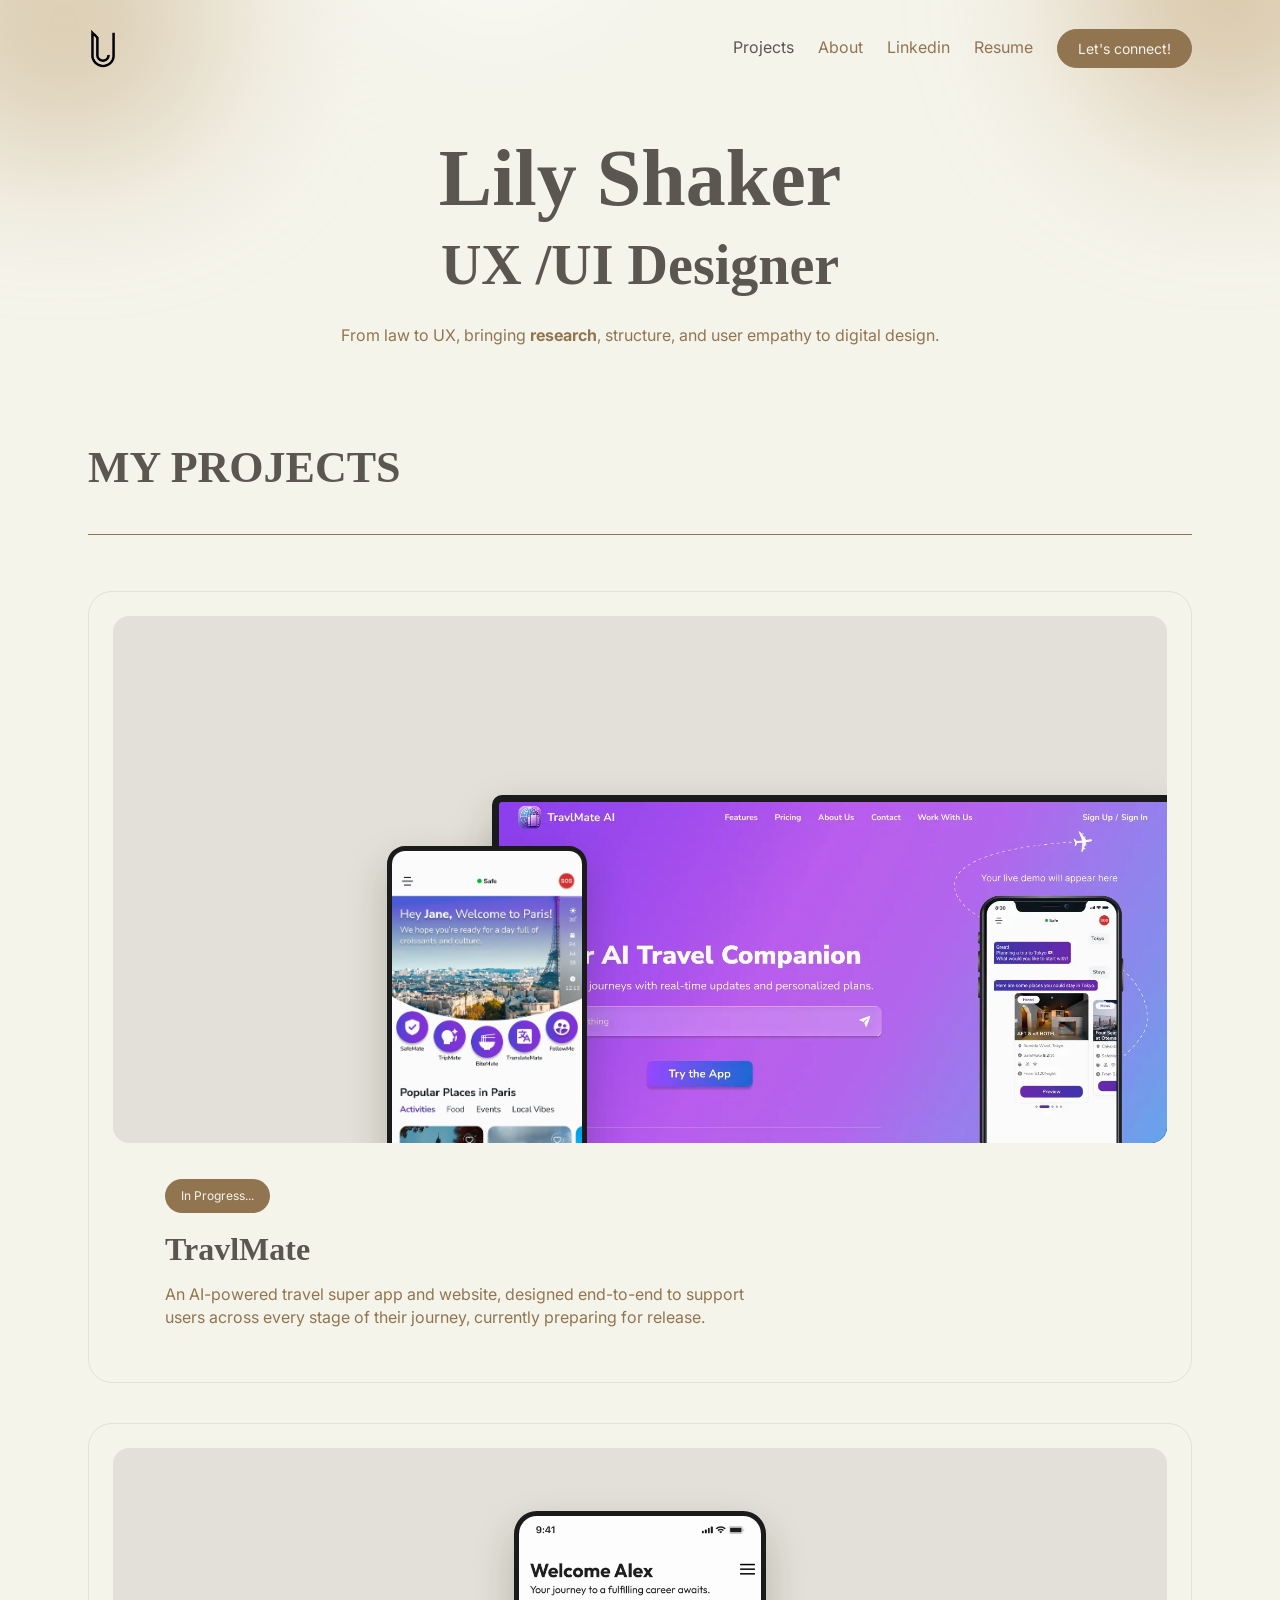
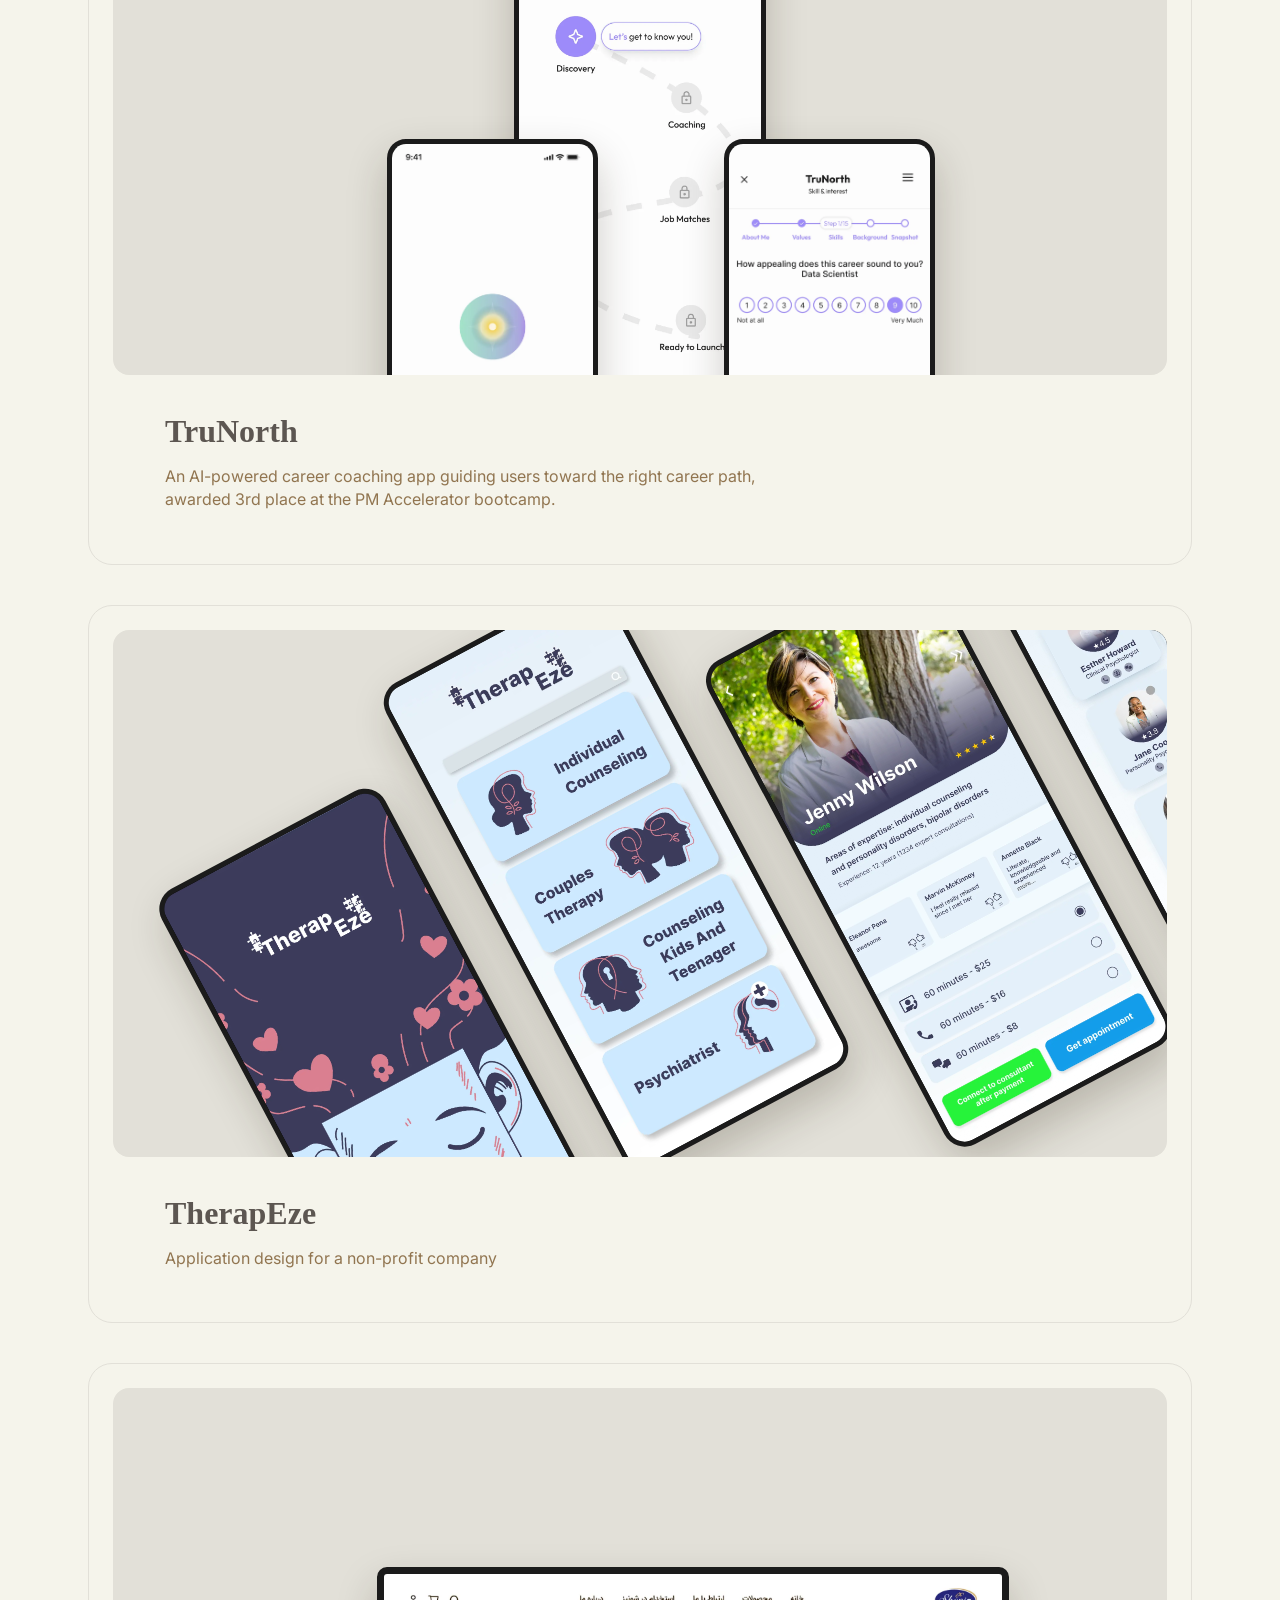
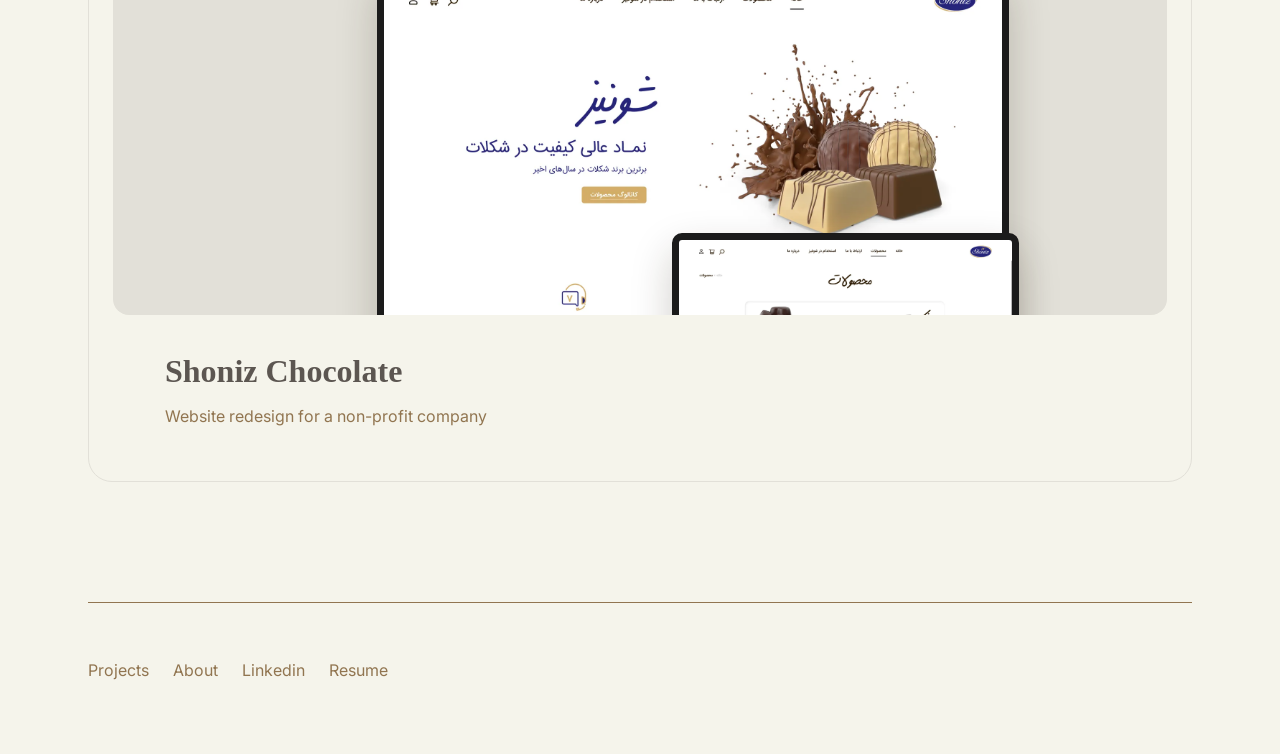
<file: index.html>
<!doctype html>
<html lang="en">
<head>
<meta charset="utf-8">
<meta name="viewport" content="width=device-width, initial-scale=1, viewport-fit=cover">
<title>lily shaker&#x27;s Portfolio</title>
<meta name="description" content="lily shaker — UX /UI designer. It&#x27;s a lawyer&#x27;s journey into UX Design.">
<meta property="og:title" content="lily shaker&#x27;s Portfolio">
<meta property="og:description" content="lily shaker — UX /UI designer. It&#x27;s a lawyer&#x27;s journey into UX Design.">
<meta property="og:type" content="website">
<meta name="theme-color" content="#F5F4EB">
<link rel="icon" href="assets/img/photo_2025-04-30_170219-removebg-preview-c342f74a-4d41-411a-.webp">
<link rel="preconnect" href="https://fonts.googleapis.com">
<link rel="preconnect" href="https://fonts.gstatic.com" crossorigin>
<link rel="stylesheet" href="https://fonts.googleapis.com/css2?family=Inter:wght@400;700&display=swap">
<link rel="stylesheet" href="https://api.fontshare.com/v2/css?f[]=gambetta@600,700&display=swap">
<link rel="stylesheet" href="assets/css/style.css">
</head>
<body>
<header class="nav">
  <div class="wrap">
    <a class="logo" href="index.html" aria-label="Lily Shaker, home"><img src="assets/img/photo_2025-04-30_170219-removebg-preview-c342f74a-4d41-411a-.webp" alt="Lily Shaker logo" width="31" height="40"></a>
    <nav class="nav-links" aria-label="Main"><a href="index.html" aria-current="page">Projects</a><a href="about.html">About</a><a href="https://www.linkedin.com/in/lilyshaker" target="_blank" rel="noopener">Linkedin</a><a href="assets/Lily_Shaker_Resume.pdf" target="_blank" rel="noopener">Resume</a><a class="btn" href="contact.html">Let's connect!</a></nav>
    <button class="menu-btn" type="button" aria-label="Open menu" aria-expanded="false" aria-controls="menu"><svg viewBox="0 0 24 24" fill="none" stroke="currentColor" stroke-width="1.6" stroke-linecap="round"><path d="M4 7h16M4 12h16M4 17h16"/></svg></button>
  </div>
</header>
<div class="overlay" id="menu" aria-hidden="true">
  <div class="top">
    <a class="logo" href="index.html" aria-label="Lily Shaker, home"><img src="assets/img/photo_2025-04-30_170219-removebg-preview-c342f74a-4d41-411a-.webp" alt="" width="31" height="40"></a>
    <button class="close" type="button" aria-label="Close menu"><svg viewBox="0 0 24 24" fill="none" stroke="currentColor" stroke-width="1.6" stroke-linecap="round"><path d="M5 5l14 14M19 5L5 19"/></svg></button>
  </div>
  <nav aria-label="Menu"><a href="index.html" aria-current="page">Projects</a><a href="about.html">About</a><a href="https://www.linkedin.com/in/lilyshaker" target="_blank" rel="noopener">Linkedin</a><a href="assets/Lily_Shaker_Resume.pdf" target="_blank" rel="noopener">Resume</a><a class="btn" href="contact.html">Let's connect!</a></nav>
</div>
<main>
<section class="home-hero">
  <div class="blobs" aria-hidden="true"><span class="blob b1"></span><span class="blob b2"></span><span class="blob b3"></span></div>
  <div class="wrap">
    <h1>Lily Shaker</h1>
    <h2>UX /UI Designer</h2>
    <p>From law to UX, bringing <strong>research</strong>, structure, and user empathy to digital design.</p>
  </div>
</section>
<section class="wrap projects-head" id="projects">
  <h2>MY PROJECTS</h2>
  <hr class="rule">
</section>
<section class="wrap projects">
<a class="project reveal" href="travlmate.html">
  <div class="project-media"><div class="stage cover-travl"><div class="dev laptop "><img src="assets/img/OlF6wN3fU4bJQBcx.webp" alt="" decoding="async"></div><div class="dev phone "><img src="assets/img/gXBfuOqrWe0K6Or7.webp" alt="" decoding="async"></div></div></div>
  <div class="project-info"><span class="label">In Progress...</span><br><h3>TravlMate</h3><p>An AI-powered travel super app and website, designed end-to-end to support users across every stage of their journey, currently preparing for release.</p></div>
</a>
<a class="project reveal" href="trunorth.html">
  <div class="project-media"><div class="stage cover-tru"><div class="dev phone p1"><img src="assets/img/hnaT6kaB8aw0akFs.webp" alt="" decoding="async"></div><div class="dev phone p2"><img src="assets/img/ERBwvd66oT0bqpqB.webp" alt="" decoding="async"></div><div class="dev phone p3"><img src="assets/img/sfqH9v7z5bzDKt9k.webp" alt="" decoding="async"></div></div></div>
  <div class="project-info"><h3>TruNorth</h3><p>An AI-powered career coaching app guiding users toward the right career path, awarded 3rd place at the PM Accelerator bootcamp.</p></div>
</a>
<a class="project reveal" href="therapeze.html">
  <div class="project-media"><div class="stage cover-thera"><div class="strip"><div class="dev phone "><img src="assets/img/IT1Hn8DgWhaaQG6m.webp" alt="" decoding="async"></div><div class="dev phone "><img src="assets/img/Ixyg4me4BeUy4nxQ.webp" alt="" decoding="async"></div><div class="dev phone "><img src="assets/img/DiPWnJ2M68FTaiz3.webp" alt="" decoding="async"></div><div class="dev phone "><img src="assets/img/sW0fHAeTUDchHAQA.webp" alt="" decoding="async"></div></div></div></div>
  <div class="project-info"><h3>TherapEze</h3><p>Application design for a non-profit company</p></div>
</a>
<a class="project reveal" href="shoniz-chocolate.html">
  <div class="project-media"><div class="stage cover-shoniz"><div class="dev laptop "><img src="assets/img/Nlg3ZtjeKd0Pe88k.webp" alt="" decoding="async"></div><div class="dev laptop small"><img src="assets/img/4vcfn3ZzNP2vmFBi.webp" alt="" decoding="async"></div></div></div>
  <div class="project-info"><h3>Shoniz Chocolate</h3><p>Website redesign for a non-profit company</p></div>
</a>
</section>
</main>
<footer class="footer">
  <div class="wrap">
    <hr class="rule">
    <nav aria-label="Footer"><a href="index.html" aria-current="page">Projects</a><a href="about.html">About</a><a href="https://www.linkedin.com/in/lilyshaker" target="_blank" rel="noopener">Linkedin</a><a href="assets/Lily_Shaker_Resume.pdf" target="_blank" rel="noopener">Resume</a></nav>
  </div>
</footer>
<button class="to-top" type="button" aria-label="Back to top"><svg viewBox="0 0 24 24" fill="none" stroke="currentColor" stroke-width="1.8" stroke-linecap="round" stroke-linejoin="round"><path d="M12 19V5M5 12l7-7 7 7"/></svg></button>
<script src="assets/js/main.js"></script>
</body>
</html>
</file>
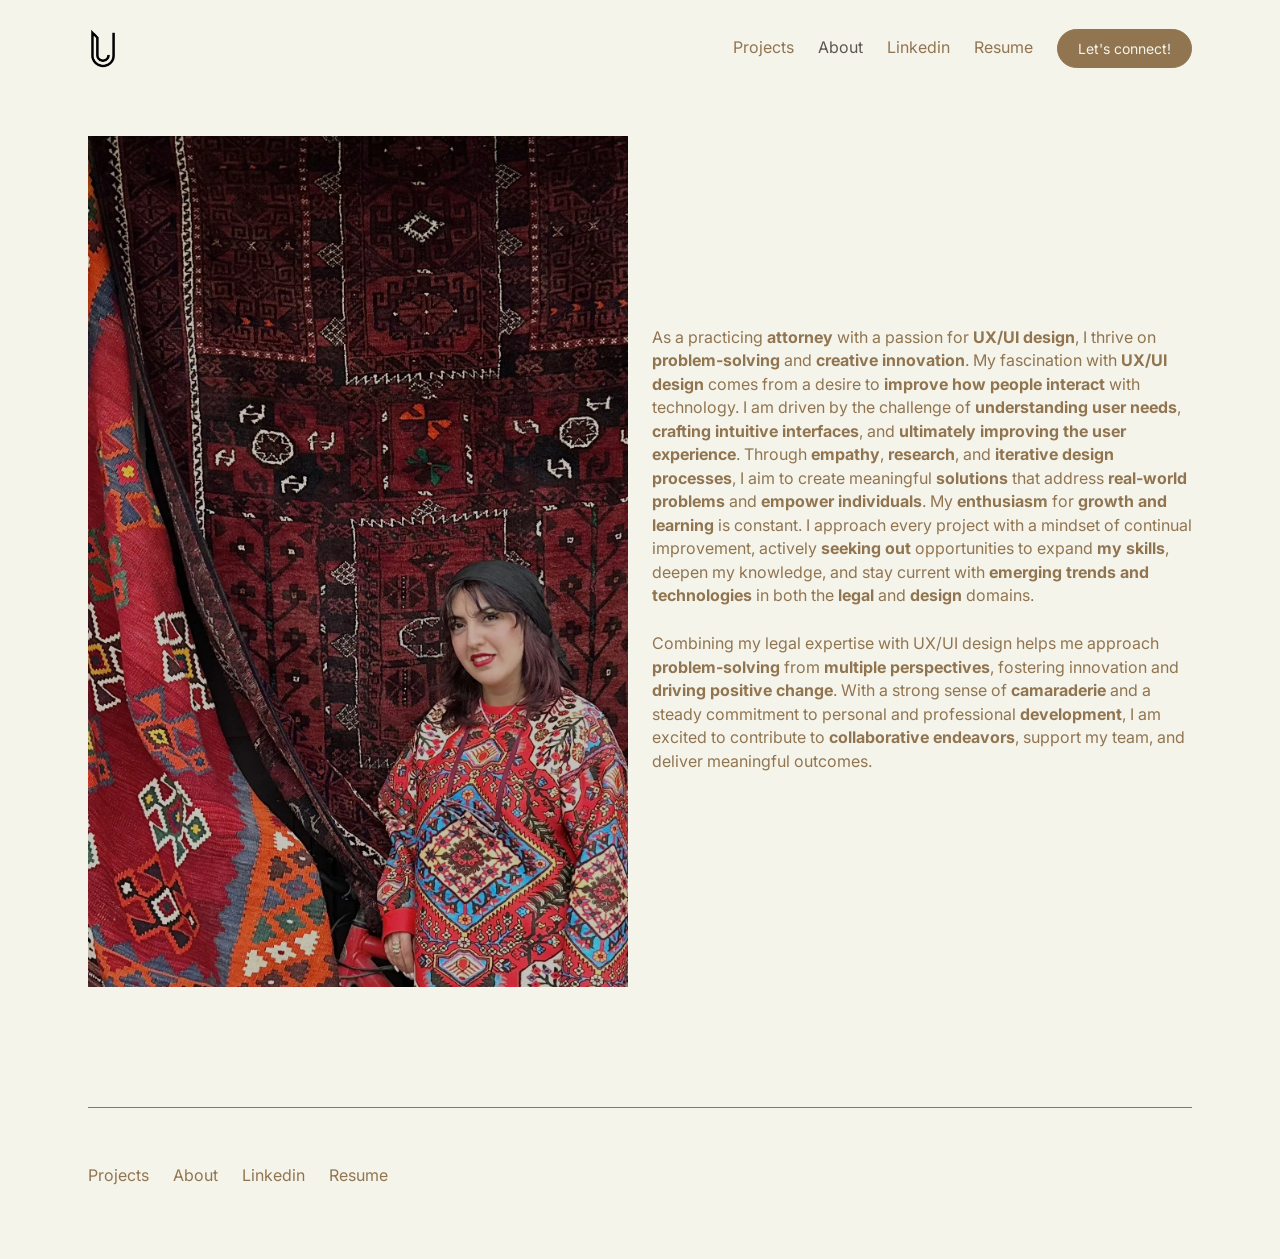
<file: about.html>
<!doctype html>
<html lang="en">
<head>
<meta charset="utf-8">
<meta name="viewport" content="width=device-width, initial-scale=1, viewport-fit=cover">
<title>About — lily shaker&#x27;s Portfolio</title>
<meta name="description" content="lily shaker — UX /UI designer. It&#x27;s a lawyer&#x27;s journey into UX Design.">
<meta property="og:title" content="About — lily shaker&#x27;s Portfolio">
<meta property="og:description" content="lily shaker — UX /UI designer. It&#x27;s a lawyer&#x27;s journey into UX Design.">
<meta property="og:type" content="website">
<meta name="theme-color" content="#F5F4EB">
<link rel="icon" href="assets/img/photo_2025-04-30_170219-removebg-preview-c342f74a-4d41-411a-.webp">
<link rel="preconnect" href="https://fonts.googleapis.com">
<link rel="preconnect" href="https://fonts.gstatic.com" crossorigin>
<link rel="stylesheet" href="https://fonts.googleapis.com/css2?family=Inter:wght@400;700&display=swap">
<link rel="stylesheet" href="https://api.fontshare.com/v2/css?f[]=gambetta@600,700&display=swap">
<link rel="stylesheet" href="assets/css/style.css">
</head>
<body>
<header class="nav">
  <div class="wrap">
    <a class="logo" href="index.html" aria-label="Lily Shaker, home"><img src="assets/img/photo_2025-04-30_170219-removebg-preview-c342f74a-4d41-411a-.webp" alt="Lily Shaker logo" width="31" height="40"></a>
    <nav class="nav-links" aria-label="Main"><a href="index.html">Projects</a><a href="about.html" aria-current="page">About</a><a href="https://www.linkedin.com/in/lilyshaker" target="_blank" rel="noopener">Linkedin</a><a href="assets/Lily_Shaker_Resume.pdf" target="_blank" rel="noopener">Resume</a><a class="btn" href="contact.html">Let's connect!</a></nav>
    <button class="menu-btn" type="button" aria-label="Open menu" aria-expanded="false" aria-controls="menu"><svg viewBox="0 0 24 24" fill="none" stroke="currentColor" stroke-width="1.6" stroke-linecap="round"><path d="M4 7h16M4 12h16M4 17h16"/></svg></button>
  </div>
</header>
<div class="overlay" id="menu" aria-hidden="true">
  <div class="top">
    <a class="logo" href="index.html" aria-label="Lily Shaker, home"><img src="assets/img/photo_2025-04-30_170219-removebg-preview-c342f74a-4d41-411a-.webp" alt="" width="31" height="40"></a>
    <button class="close" type="button" aria-label="Close menu"><svg viewBox="0 0 24 24" fill="none" stroke="currentColor" stroke-width="1.6" stroke-linecap="round"><path d="M5 5l14 14M19 5L5 19"/></svg></button>
  </div>
  <nav aria-label="Menu"><a href="index.html">Projects</a><a href="about.html" aria-current="page">About</a><a href="https://www.linkedin.com/in/lilyshaker" target="_blank" rel="noopener">Linkedin</a><a href="assets/Lily_Shaker_Resume.pdf" target="_blank" rel="noopener">Resume</a><a class="btn" href="contact.html">Let's connect!</a></nav>
</div>
<main>
<section class="about">
  <div class="wrap grid12">
    <div style="grid-column:1/7" class="reveal"><img class="about-photo" src="assets/img/Rmwe0pkHVSwE8qAB.webp" alt="Lily Shaker standing in front of traditional Persian rugs" width="1341" height="2112"></div>
    <div style="grid-column:7/13" class="about-text rich reveal">
      <h1 class="visually-hidden" style="position:absolute;width:1px;height:1px;overflow:hidden;clip:rect(0 0 0 0)">About Lily Shaker</h1>
      <p>As a practicing <strong>attorney</strong> with a passion for <strong>UX/UI design</strong>, I thrive on <strong>problem-solving</strong> and <strong>creative innovation</strong>. My fascination with <strong>UX/UI design</strong> comes from a desire to <strong>improve how people interact</strong> with technology. I am driven by the challenge of <strong>understanding user needs</strong>, <strong>crafting intuitive interfaces</strong>, and <strong>ultimately improving the user experience</strong>. Through <strong>empathy</strong>, <strong>research</strong>, and <strong>iterative design processes</strong>, I aim to create meaningful <strong>solutions</strong> that address <strong>real-world problems</strong> and <strong>empower individuals</strong>. My <strong>enthusiasm</strong> for <strong>growth and learning</strong> is constant. I approach every project with a mindset of continual improvement, actively <strong>seeking out</strong> opportunities to expand <strong>my skills</strong>, deepen my knowledge, and stay current with <strong>emerging trends and technologies</strong> in both the <strong>legal</strong> and <strong>design</strong> domains.</p>
      <p>Combining my legal expertise with UX/UI design helps me approach <strong>problem-solving</strong> from <strong>multiple perspectives</strong>, fostering innovation and <strong>driving positive change</strong>. With a strong sense of <strong>camaraderie</strong> and a steady commitment to personal and professional <strong>development</strong>, I am excited to contribute to <strong>collaborative endeavors</strong>, support my team, and deliver meaningful outcomes.</p>
    </div>
  </div>
</section>
</main>
<footer class="footer">
  <div class="wrap">
    <hr class="rule">
    <nav aria-label="Footer"><a href="index.html">Projects</a><a href="about.html" aria-current="page">About</a><a href="https://www.linkedin.com/in/lilyshaker" target="_blank" rel="noopener">Linkedin</a><a href="assets/Lily_Shaker_Resume.pdf" target="_blank" rel="noopener">Resume</a></nav>
  </div>
</footer>
<button class="to-top" type="button" aria-label="Back to top"><svg viewBox="0 0 24 24" fill="none" stroke="currentColor" stroke-width="1.8" stroke-linecap="round" stroke-linejoin="round"><path d="M12 19V5M5 12l7-7 7 7"/></svg></button>
<script src="assets/js/main.js"></script>
</body>
</html>
</file>
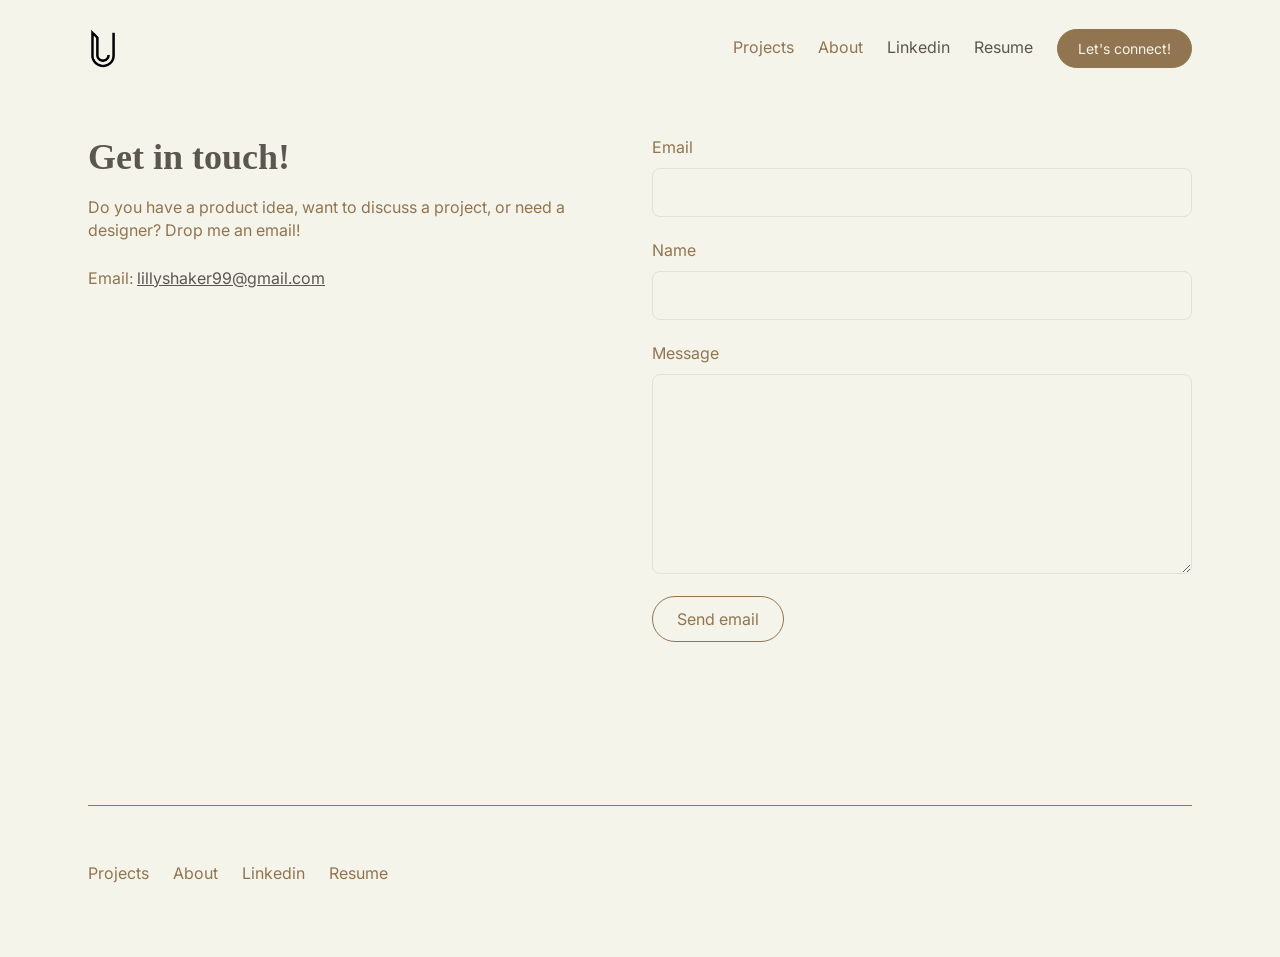
<file: contact.html>
<!doctype html>
<html lang="en">
<head>
<meta charset="utf-8">
<meta name="viewport" content="width=device-width, initial-scale=1, viewport-fit=cover">
<title>Contact — lily shaker&#x27;s Portfolio</title>
<meta name="description" content="lily shaker — UX /UI designer. It&#x27;s a lawyer&#x27;s journey into UX Design.">
<meta property="og:title" content="Contact — lily shaker&#x27;s Portfolio">
<meta property="og:description" content="lily shaker — UX /UI designer. It&#x27;s a lawyer&#x27;s journey into UX Design.">
<meta property="og:type" content="website">
<meta name="theme-color" content="#F5F4EB">
<link rel="icon" href="assets/img/photo_2025-04-30_170219-removebg-preview-c342f74a-4d41-411a-.webp">
<link rel="preconnect" href="https://fonts.googleapis.com">
<link rel="preconnect" href="https://fonts.gstatic.com" crossorigin>
<link rel="stylesheet" href="https://fonts.googleapis.com/css2?family=Inter:wght@400;700&display=swap">
<link rel="stylesheet" href="https://api.fontshare.com/v2/css?f[]=gambetta@600,700&display=swap">
<link rel="stylesheet" href="assets/css/style.css">
</head>
<body>
<header class="nav">
  <div class="wrap">
    <a class="logo" href="index.html" aria-label="Lily Shaker, home"><img src="assets/img/photo_2025-04-30_170219-removebg-preview-c342f74a-4d41-411a-.webp" alt="Lily Shaker logo" width="31" height="40"></a>
    <nav class="nav-links" aria-label="Main"><a href="index.html">Projects</a><a href="about.html">About</a><a href="https://www.linkedin.com/in/lilyshaker" aria-current="page" target="_blank" rel="noopener">Linkedin</a><a href="assets/Lily_Shaker_Resume.pdf" aria-current="page" target="_blank" rel="noopener">Resume</a><a class="btn" href="contact.html">Let's connect!</a></nav>
    <button class="menu-btn" type="button" aria-label="Open menu" aria-expanded="false" aria-controls="menu"><svg viewBox="0 0 24 24" fill="none" stroke="currentColor" stroke-width="1.6" stroke-linecap="round"><path d="M4 7h16M4 12h16M4 17h16"/></svg></button>
  </div>
</header>
<div class="overlay" id="menu" aria-hidden="true">
  <div class="top">
    <a class="logo" href="index.html" aria-label="Lily Shaker, home"><img src="assets/img/photo_2025-04-30_170219-removebg-preview-c342f74a-4d41-411a-.webp" alt="" width="31" height="40"></a>
    <button class="close" type="button" aria-label="Close menu"><svg viewBox="0 0 24 24" fill="none" stroke="currentColor" stroke-width="1.6" stroke-linecap="round"><path d="M5 5l14 14M19 5L5 19"/></svg></button>
  </div>
  <nav aria-label="Menu"><a href="index.html">Projects</a><a href="about.html">About</a><a href="https://www.linkedin.com/in/lilyshaker" aria-current="page" target="_blank" rel="noopener">Linkedin</a><a href="assets/Lily_Shaker_Resume.pdf" aria-current="page" target="_blank" rel="noopener">Resume</a><a class="btn" href="contact.html">Let's connect!</a></nav>
</div>
<main>
<section class="contact">
  <div class="wrap grid12">
    <div style="grid-column:1/7">
      <h1>Get in touch!</h1>
      <p>Do you have a product idea, want to discuss a project, or need a designer? Drop me an email!</p>
      <p class="email-line">Email: <a href="mailto:lillyshaker99@gmail.com">lillyshaker99@gmail.com</a></p>
    </div>
    <form class="form" id="contact-form" style="grid-column:7/13" novalidate>
      <div class="field"><label for="email">Email</label><input id="email" name="email" type="email" autocomplete="email" required></div>
      <div class="field"><label for="name">Name</label><input id="name" name="name" type="text" autocomplete="name"></div>
      <div class="field"><label for="message">Message</label><textarea id="message" name="message" required></textarea></div>
      <button class="btn btn--outline" type="submit">Send email</button>
      <p class="form-note" aria-live="polite"></p>
    </form>
  </div>
</section>
</main>
<footer class="footer">
  <div class="wrap">
    <hr class="rule">
    <nav aria-label="Footer"><a href="index.html">Projects</a><a href="about.html">About</a><a href="https://www.linkedin.com/in/lilyshaker" aria-current="page" target="_blank" rel="noopener">Linkedin</a><a href="assets/Lily_Shaker_Resume.pdf" aria-current="page" target="_blank" rel="noopener">Resume</a></nav>
  </div>
</footer>
<button class="to-top" type="button" aria-label="Back to top"><svg viewBox="0 0 24 24" fill="none" stroke="currentColor" stroke-width="1.8" stroke-linecap="round" stroke-linejoin="round"><path d="M12 19V5M5 12l7-7 7 7"/></svg></button>
<script src="assets/js/main.js"></script>
</body>
</html>
</file>
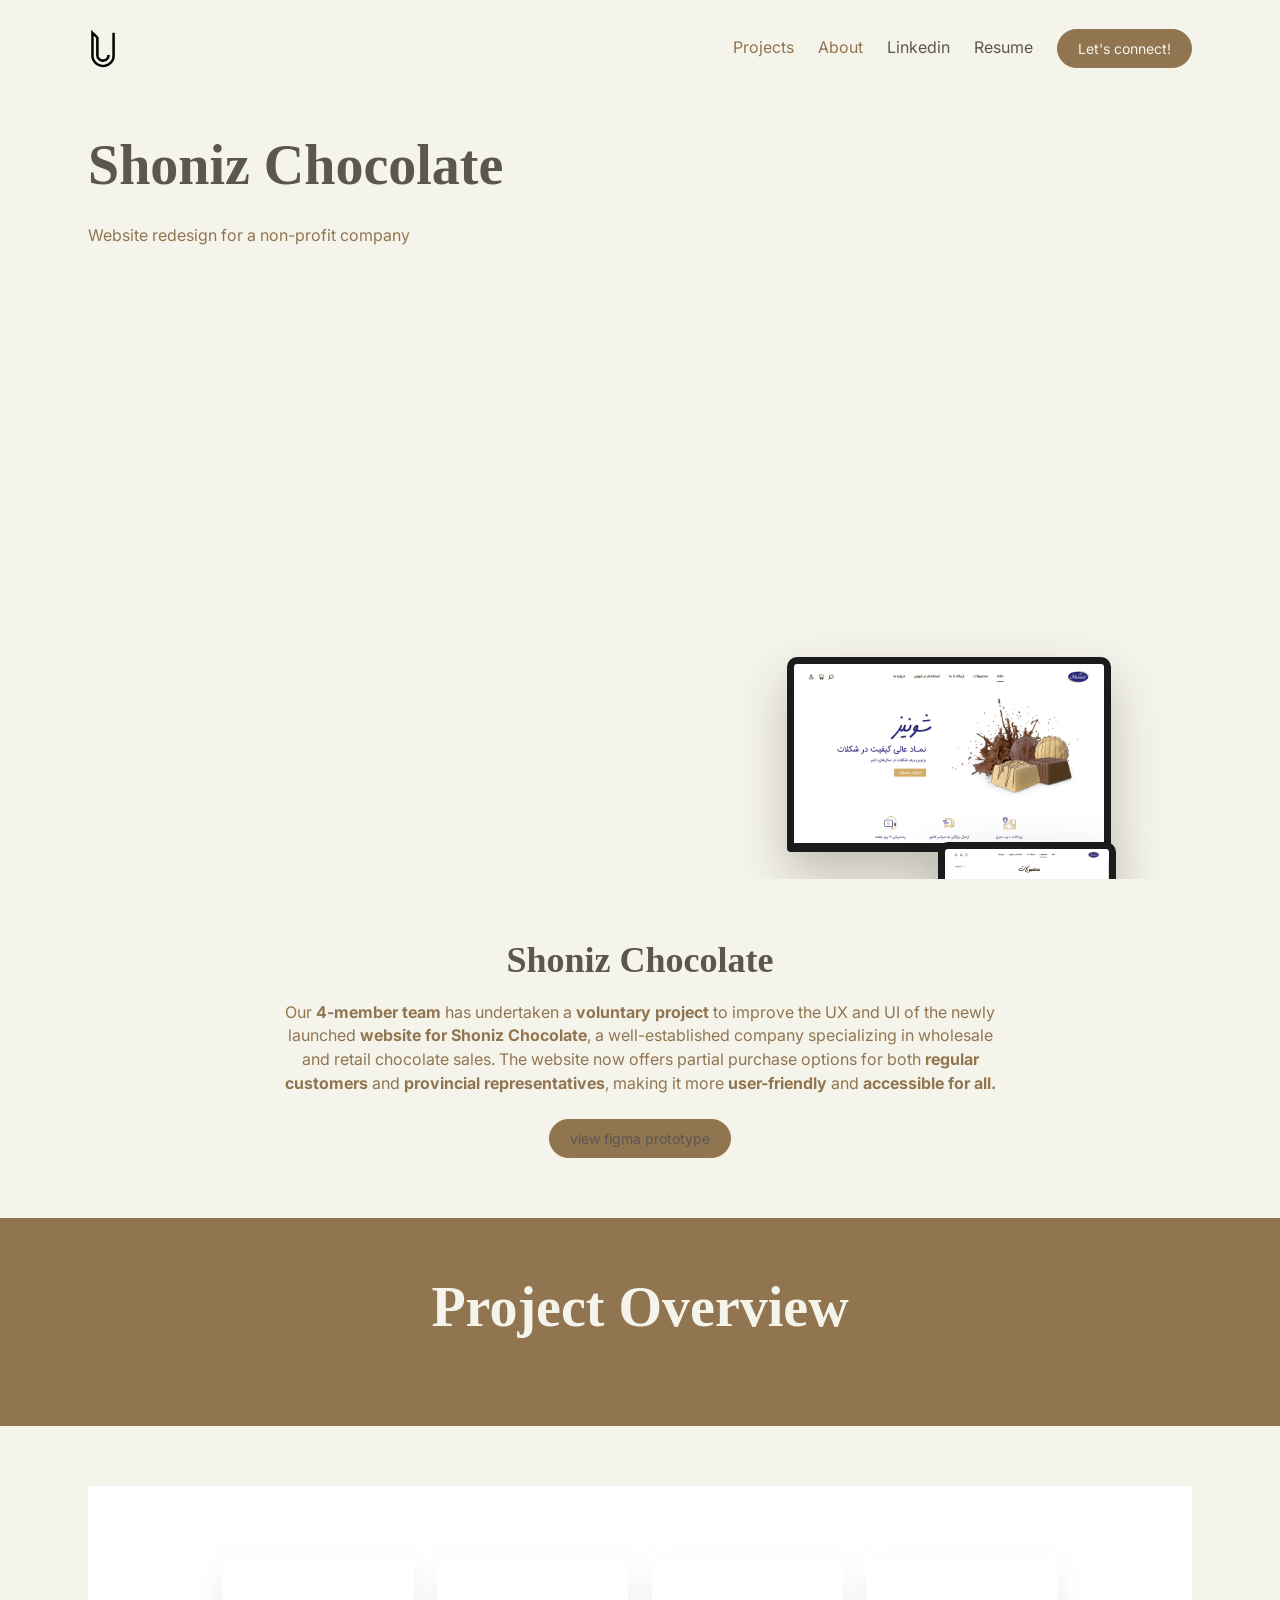
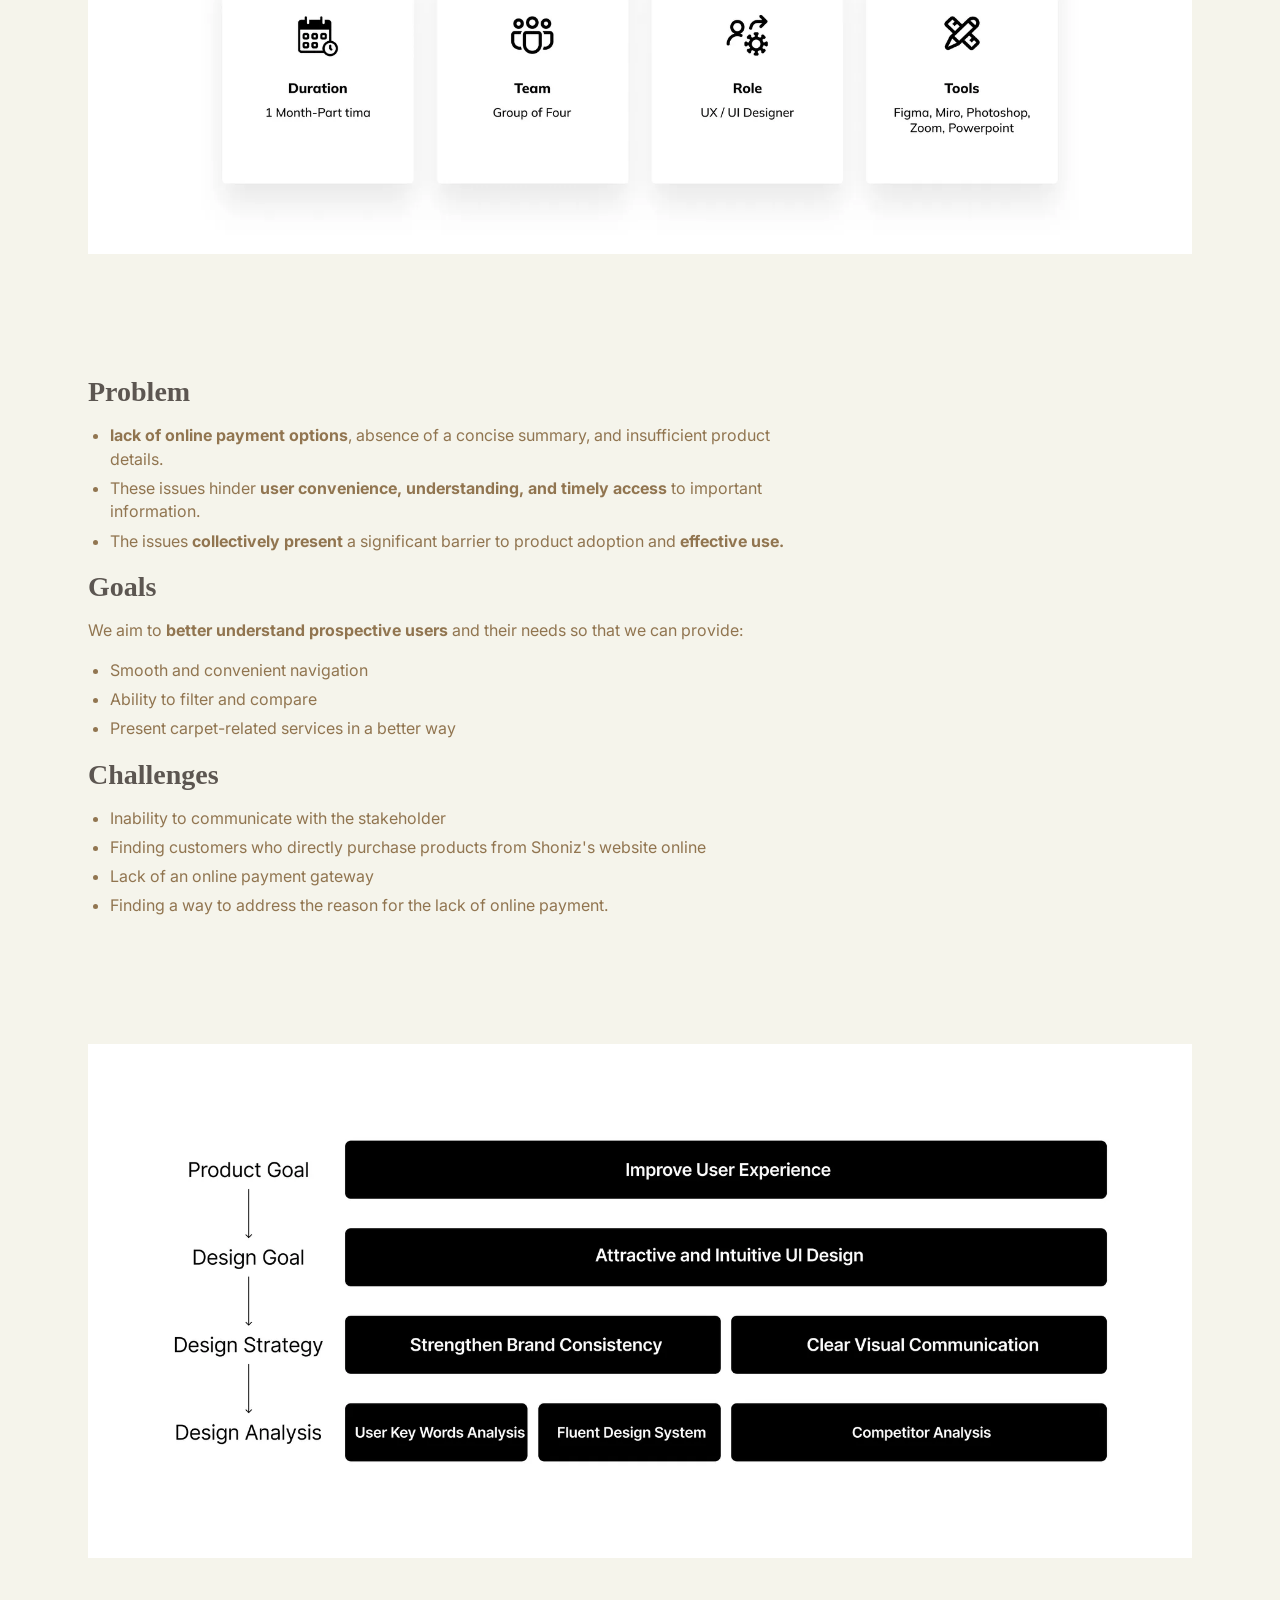
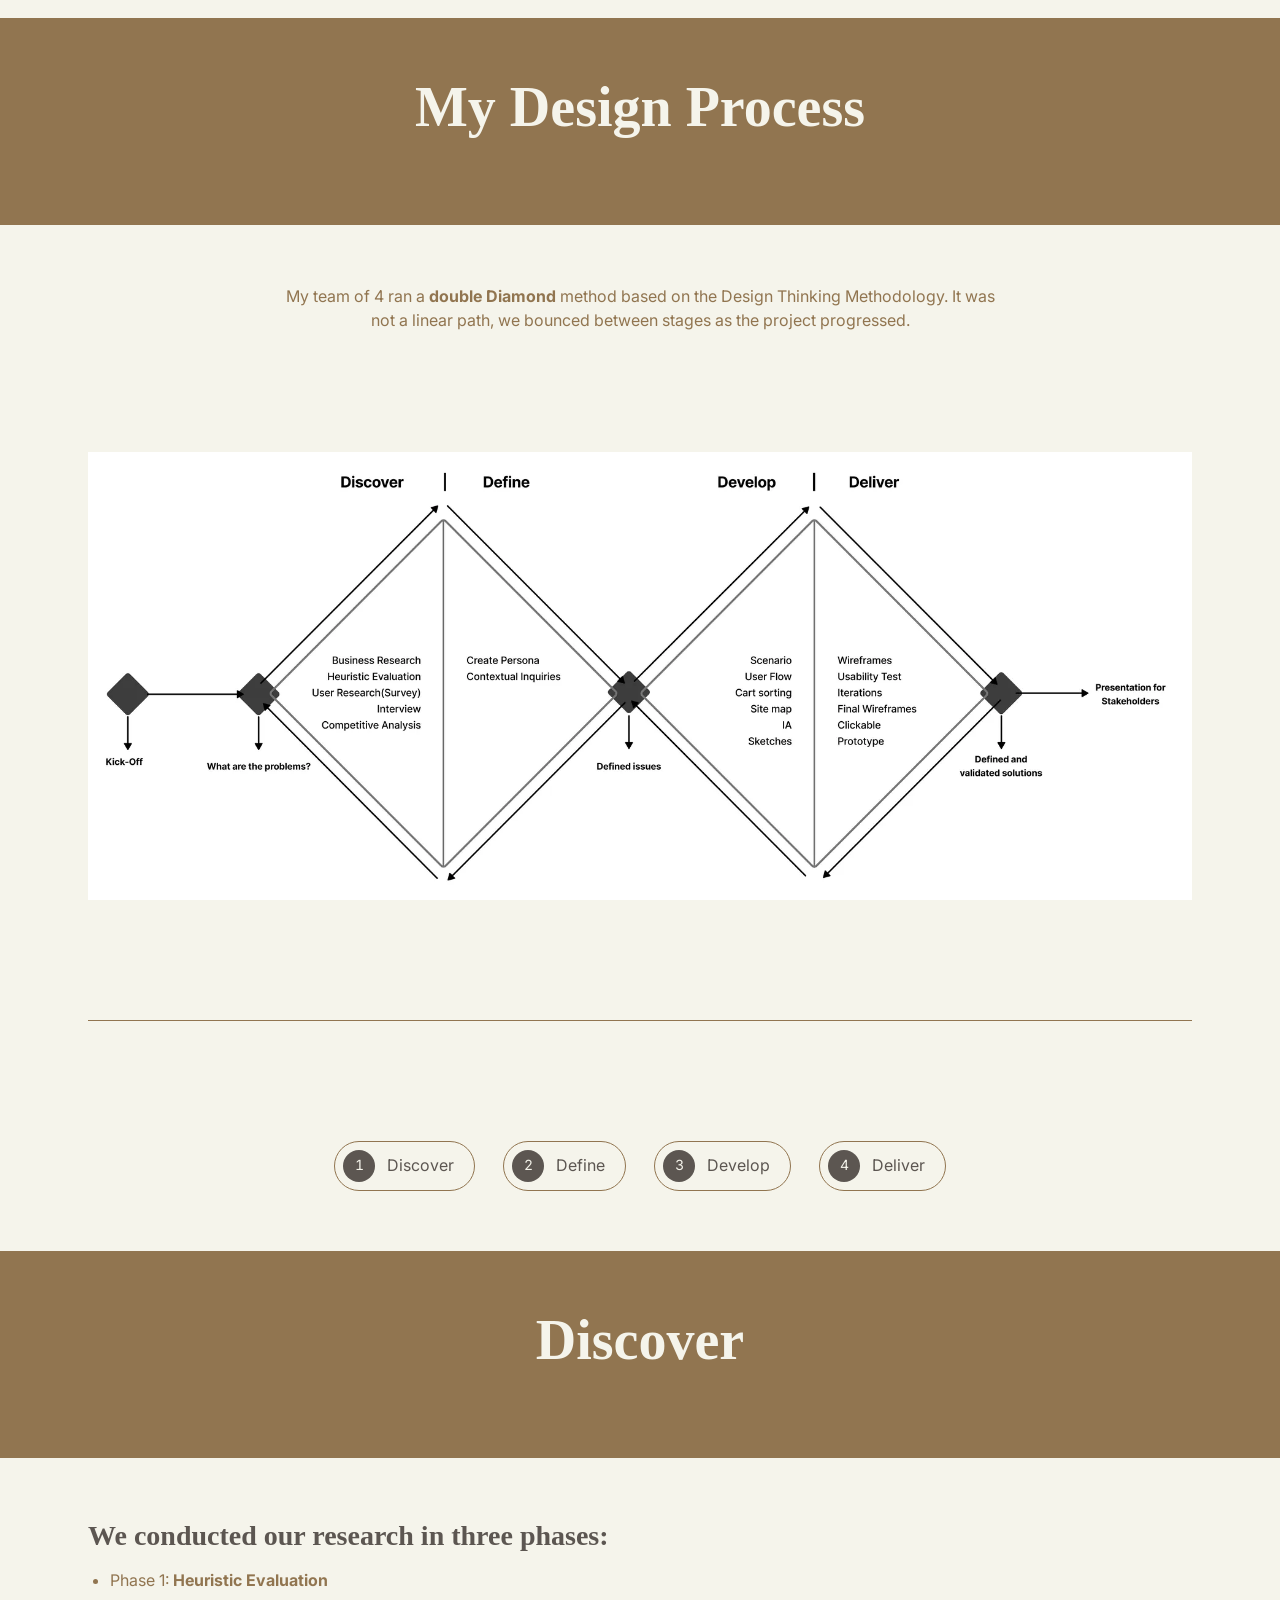
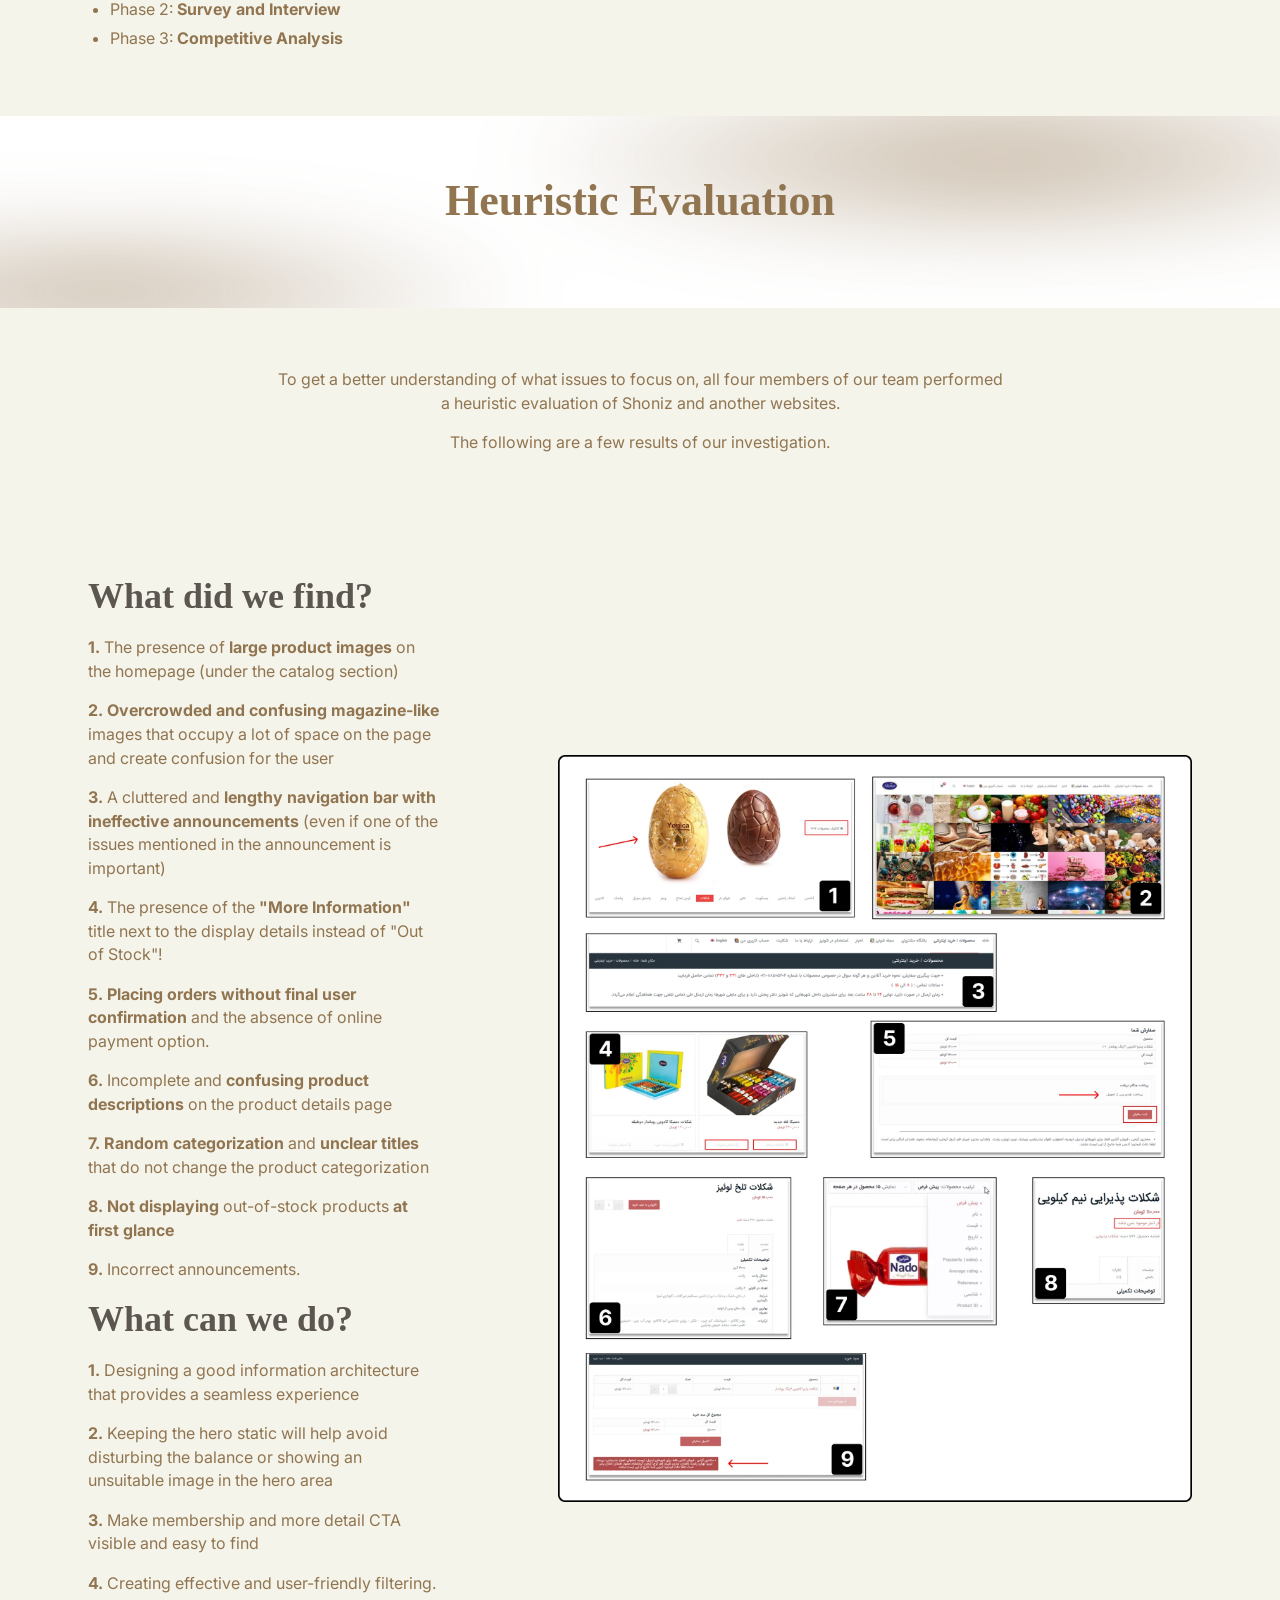
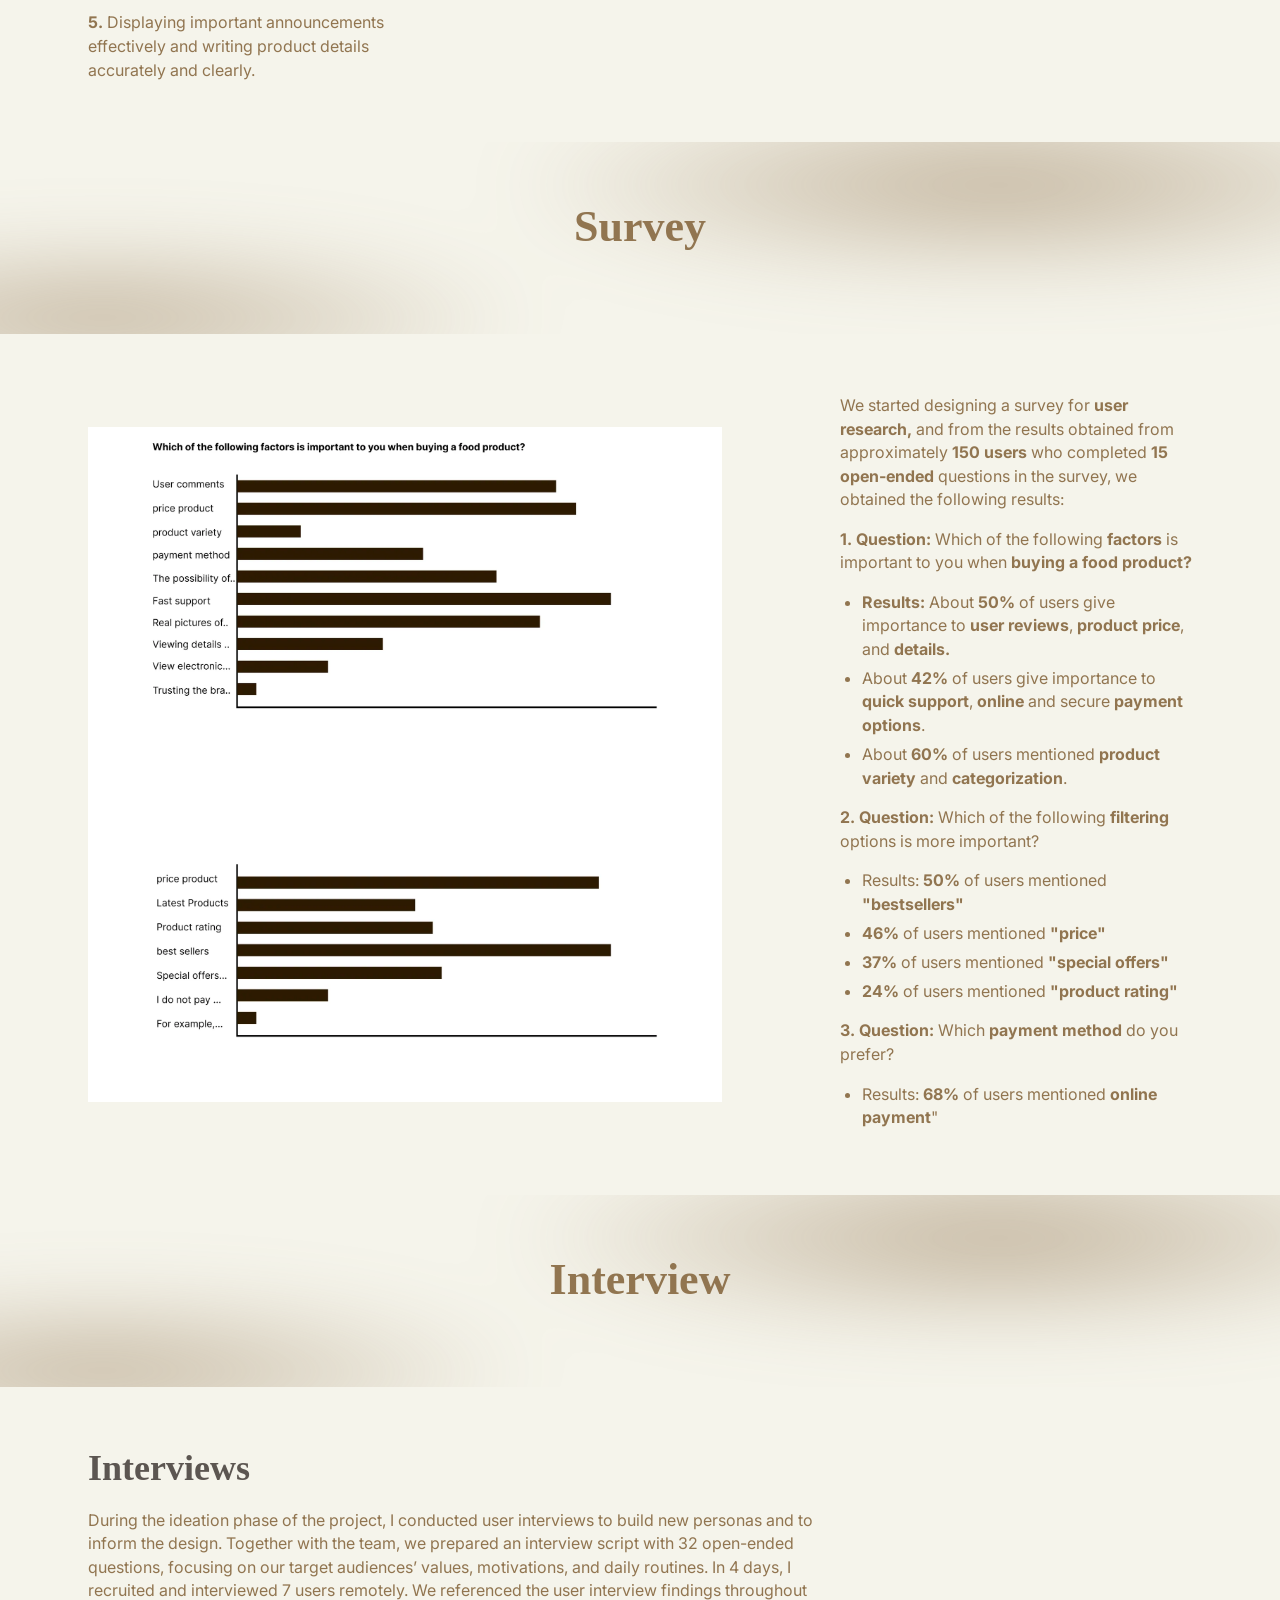
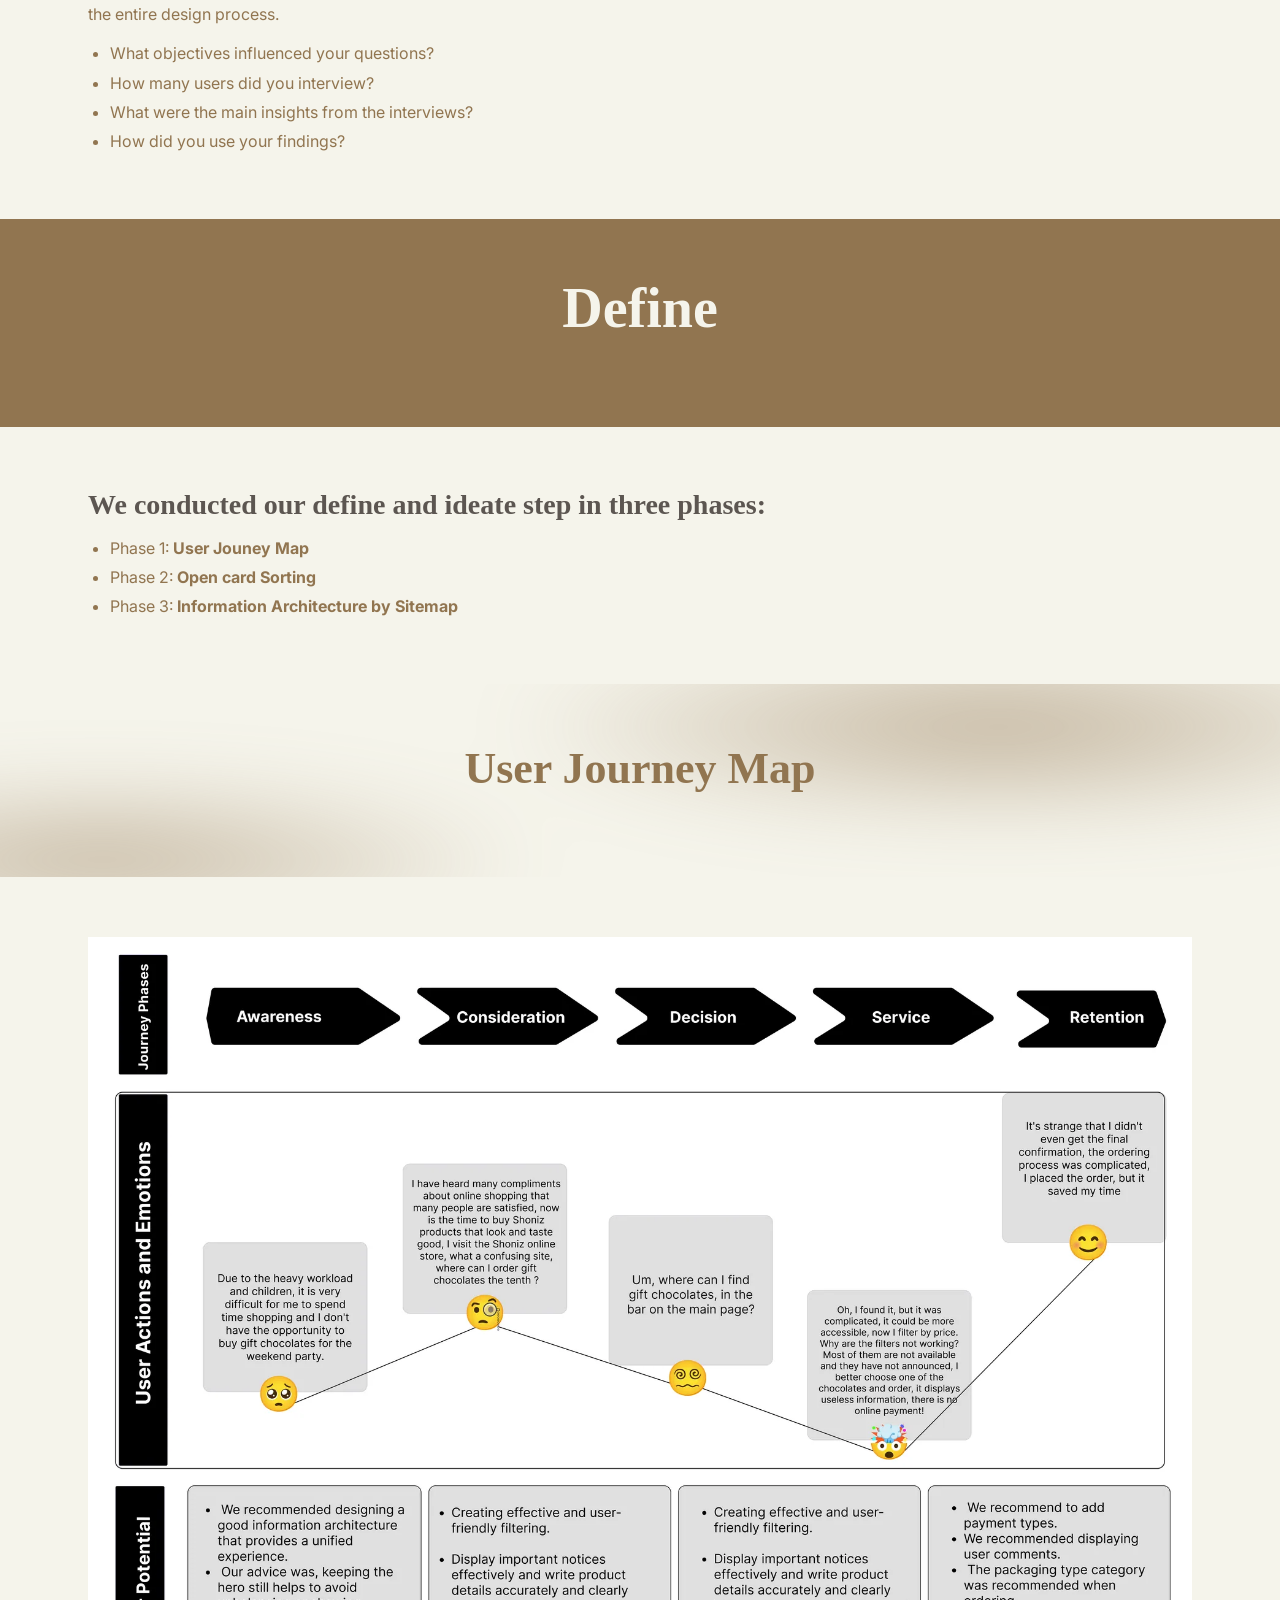
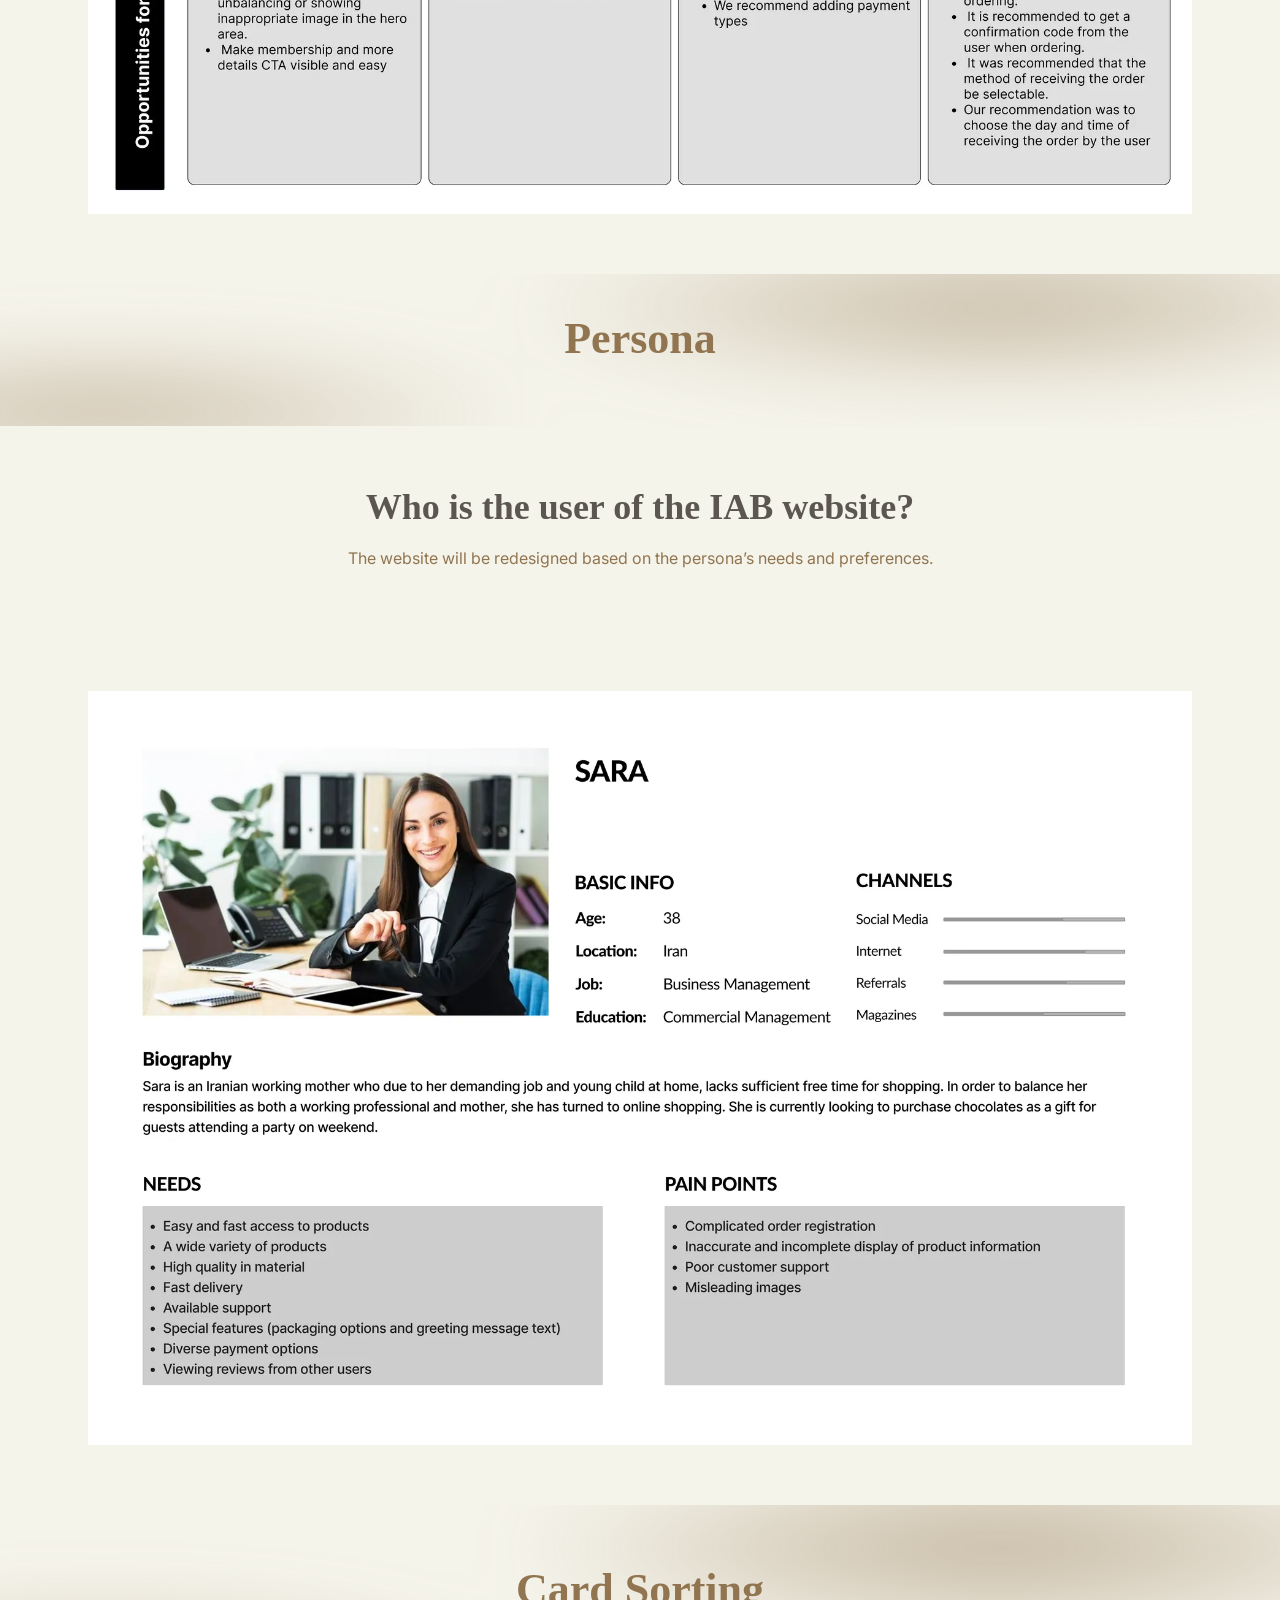
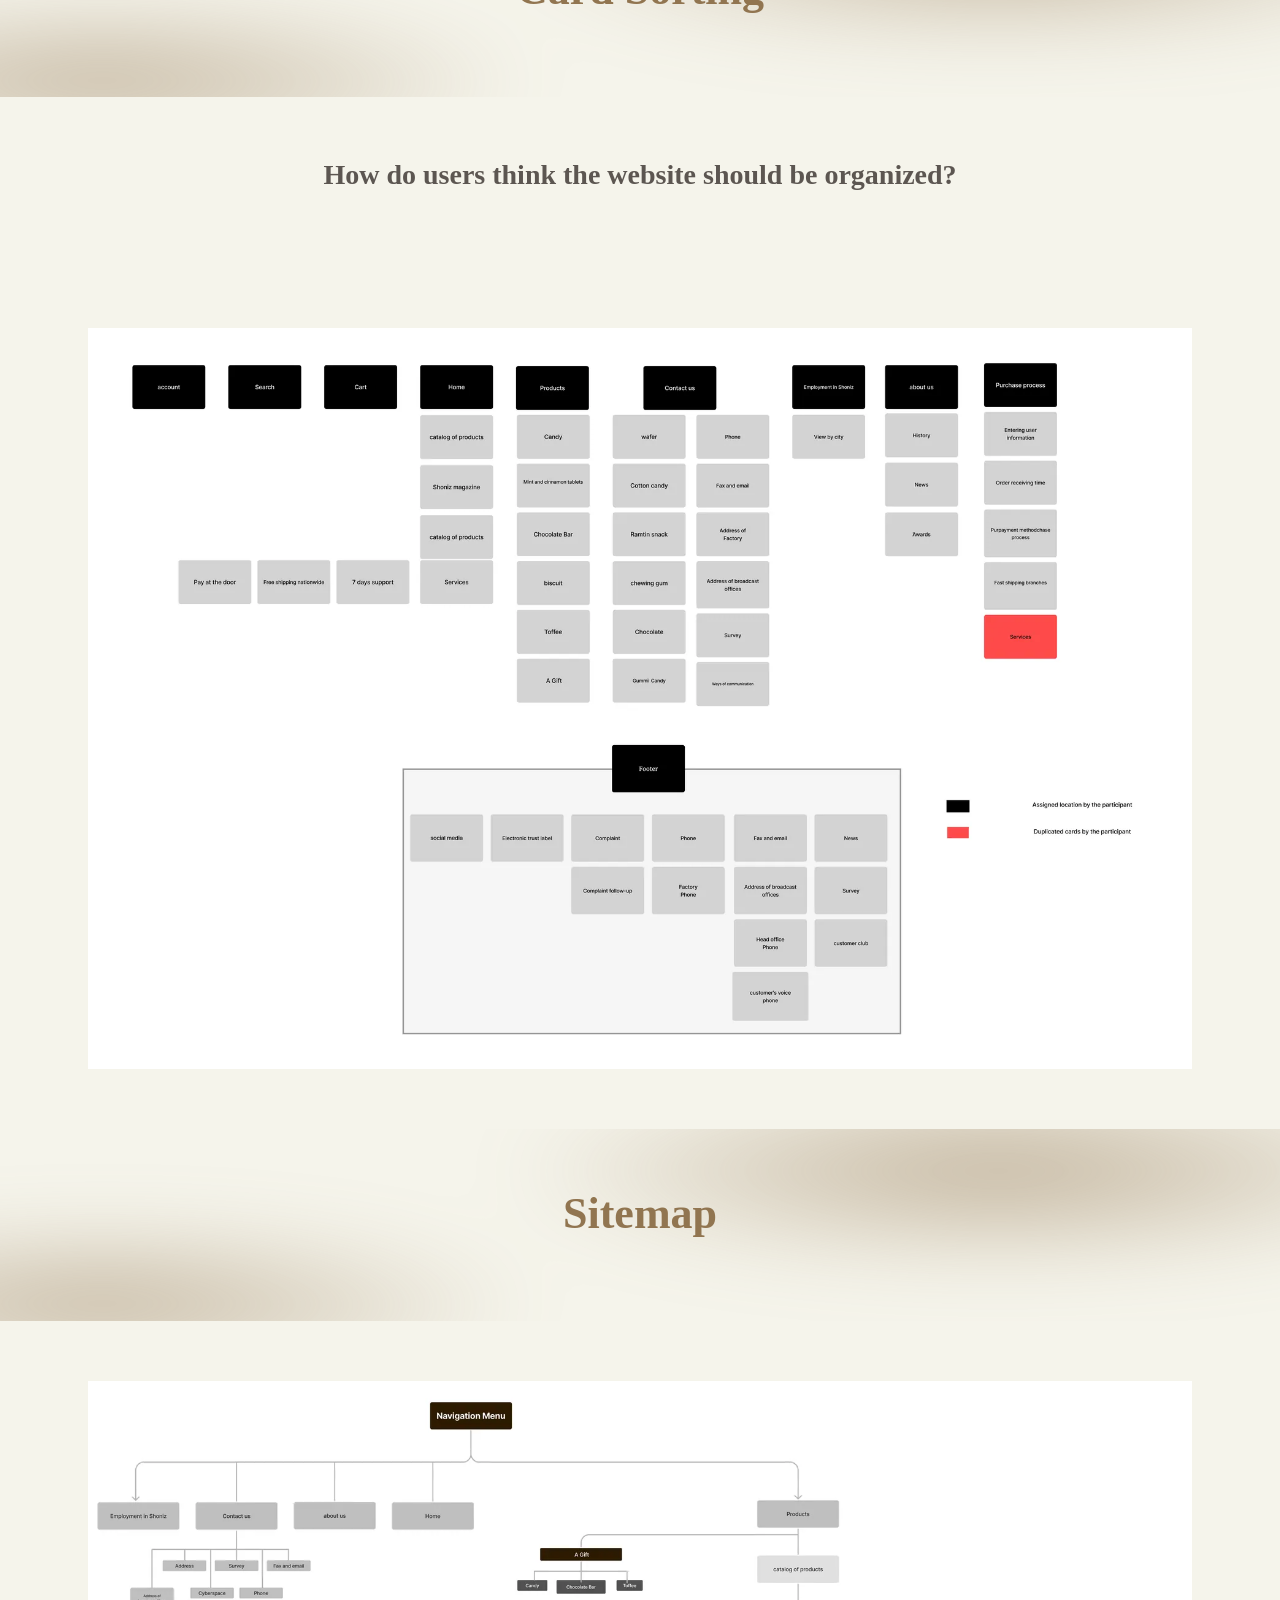
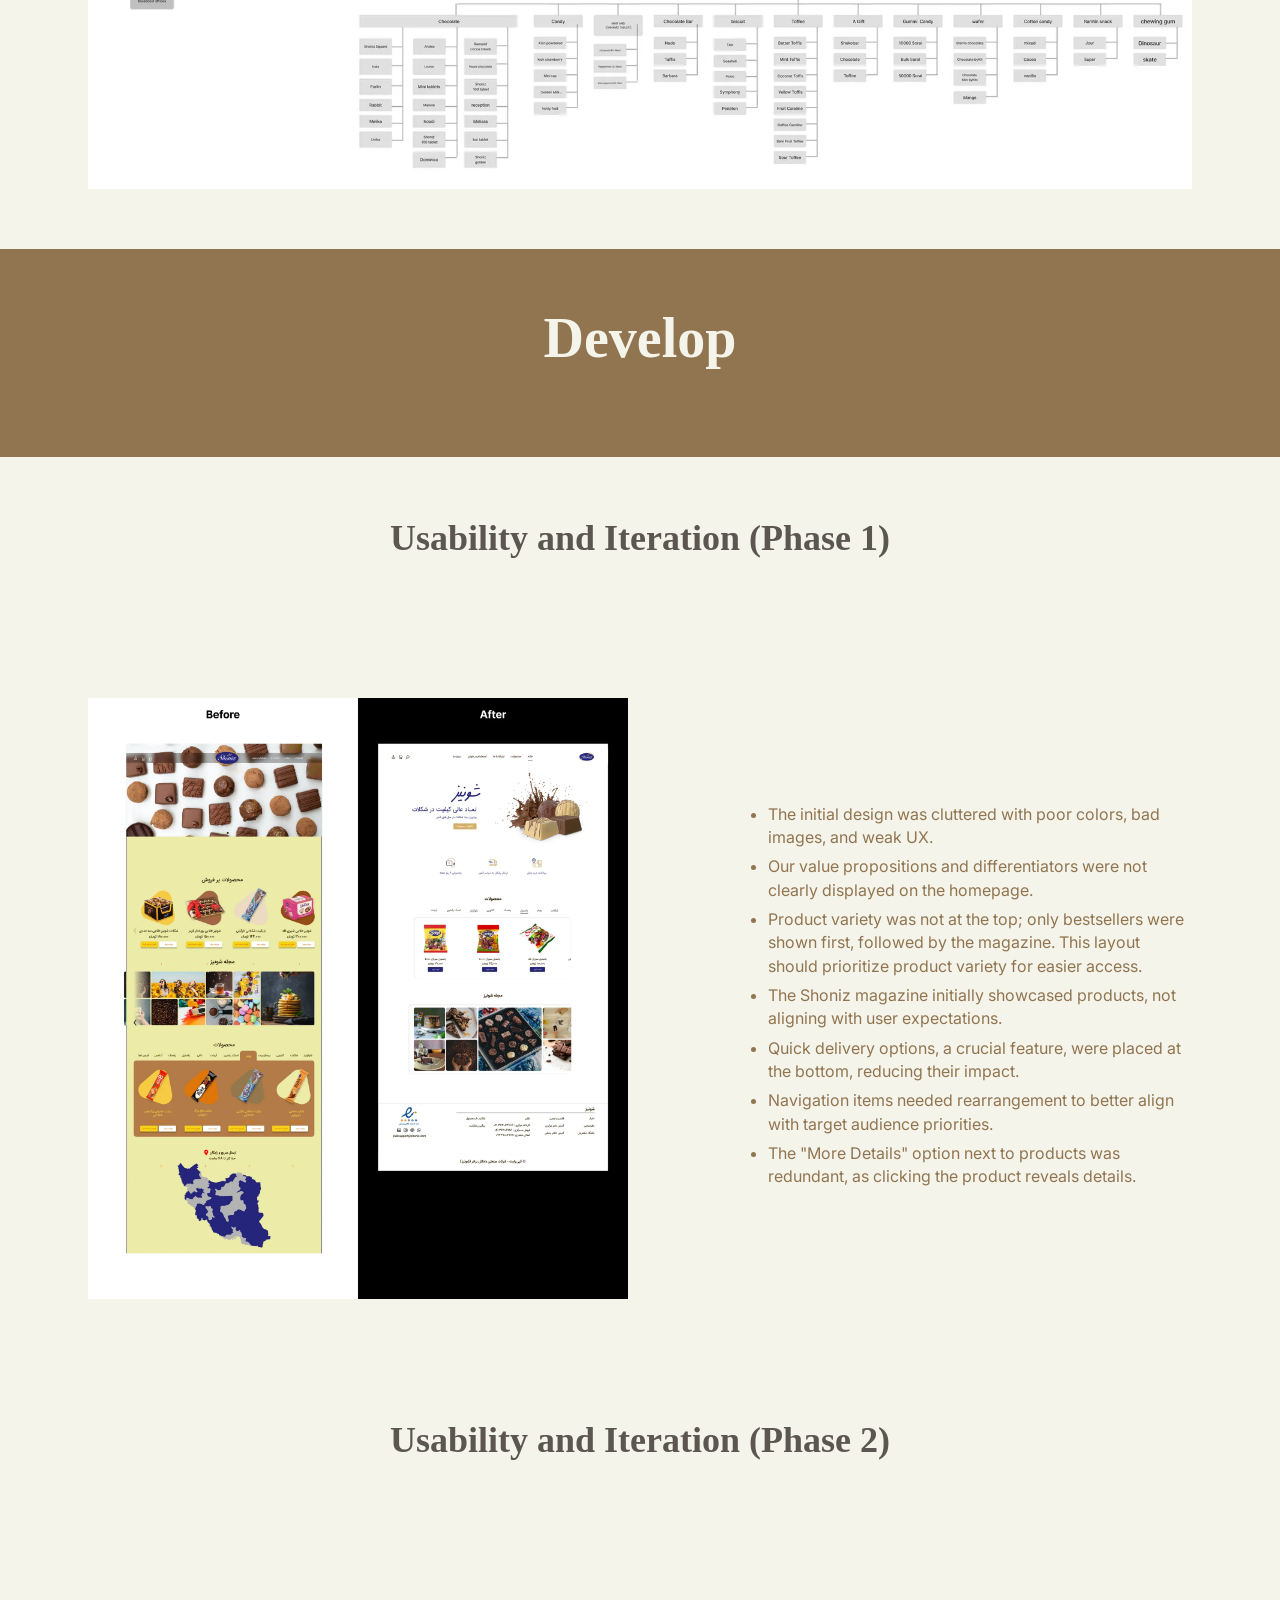
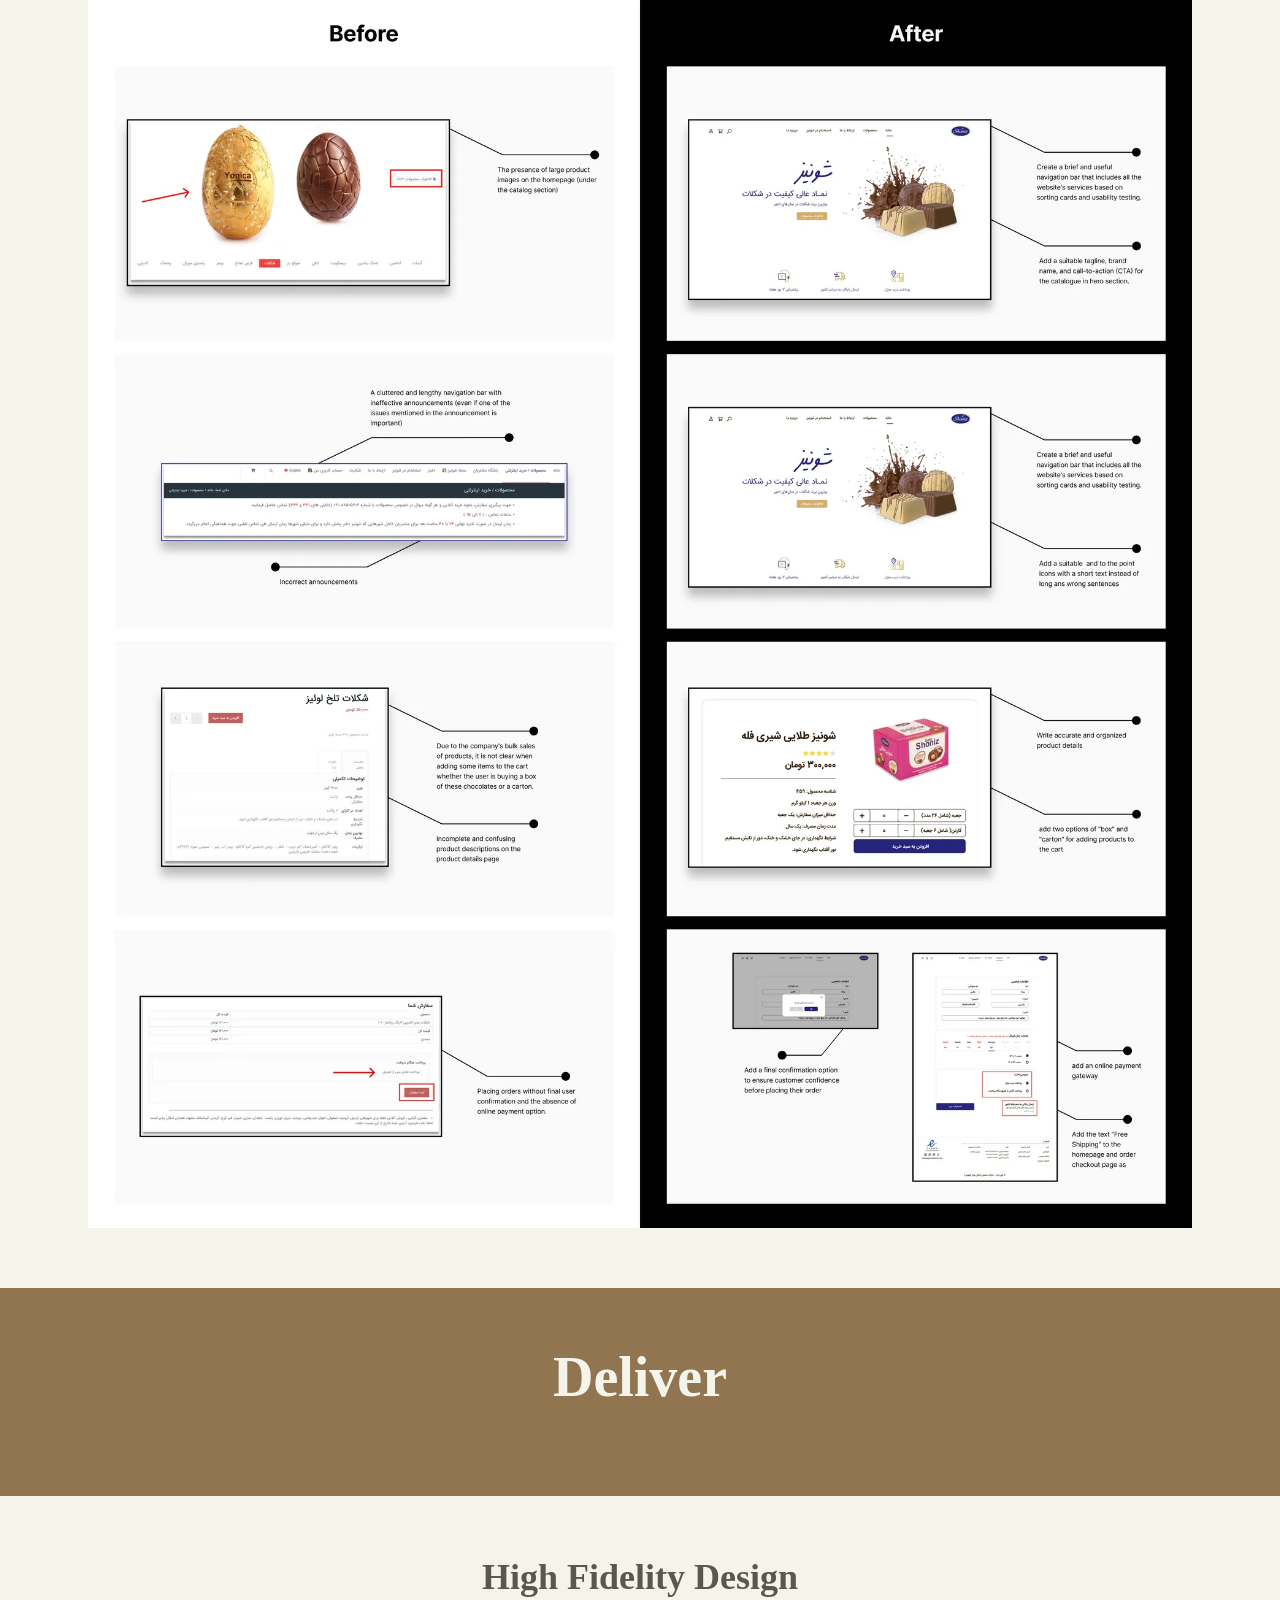
<file: shoniz-chocolate.html>
<!doctype html>
<html lang="en">
<head>
<meta charset="utf-8">
<meta name="viewport" content="width=device-width, initial-scale=1, viewport-fit=cover">
<title>Shoniz Chocolate — lily shaker&#x27;s Portfolio</title>
<meta name="description" content="Website redesign for a non-profit company">
<meta property="og:title" content="Shoniz Chocolate — lily shaker&#x27;s Portfolio">
<meta property="og:description" content="Website redesign for a non-profit company">
<meta property="og:type" content="website">
<meta name="theme-color" content="#F5F4EB">
<link rel="icon" href="assets/img/photo_2025-04-30_170219-removebg-preview-c342f74a-4d41-411a-.webp">
<link rel="preconnect" href="https://fonts.googleapis.com">
<link rel="preconnect" href="https://fonts.gstatic.com" crossorigin>
<link rel="stylesheet" href="https://fonts.googleapis.com/css2?family=Inter:wght@400;700&display=swap">
<link rel="stylesheet" href="https://api.fontshare.com/v2/css?f[]=gambetta@600,700&display=swap">
<link rel="stylesheet" href="assets/css/style.css">
</head>
<body>
<header class="nav">
  <div class="wrap">
    <a class="logo" href="index.html" aria-label="Lily Shaker, home"><img src="assets/img/photo_2025-04-30_170219-removebg-preview-c342f74a-4d41-411a-.webp" alt="Lily Shaker logo" width="31" height="40"></a>
    <nav class="nav-links" aria-label="Main"><a href="index.html">Projects</a><a href="about.html">About</a><a href="https://www.linkedin.com/in/lilyshaker" aria-current="page" target="_blank" rel="noopener">Linkedin</a><a href="assets/Lily_Shaker_Resume.pdf" aria-current="page" target="_blank" rel="noopener">Resume</a><a class="btn" href="contact.html">Let's connect!</a></nav>
    <button class="menu-btn" type="button" aria-label="Open menu" aria-expanded="false" aria-controls="menu"><svg viewBox="0 0 24 24" fill="none" stroke="currentColor" stroke-width="1.6" stroke-linecap="round"><path d="M4 7h16M4 12h16M4 17h16"/></svg></button>
  </div>
</header>
<div class="overlay" id="menu" aria-hidden="true">
  <div class="top">
    <a class="logo" href="index.html" aria-label="Lily Shaker, home"><img src="assets/img/photo_2025-04-30_170219-removebg-preview-c342f74a-4d41-411a-.webp" alt="" width="31" height="40"></a>
    <button class="close" type="button" aria-label="Close menu"><svg viewBox="0 0 24 24" fill="none" stroke="currentColor" stroke-width="1.6" stroke-linecap="round"><path d="M5 5l14 14M19 5L5 19"/></svg></button>
  </div>
  <nav aria-label="Menu"><a href="index.html">Projects</a><a href="about.html">About</a><a href="https://www.linkedin.com/in/lilyshaker" aria-current="page" target="_blank" rel="noopener">Linkedin</a><a href="assets/Lily_Shaker_Resume.pdf" aria-current="page" target="_blank" rel="noopener">Resume</a><a class="btn" href="contact.html">Let's connect!</a></nav>
</div>
<main>
<section class="sec cs-hero" id="section-0" style="--pt:60px;--pb:60px"><div class="wrap"><div class="grid12"><div style="grid-column:1/9" class="rich align-left"><h1>Shoniz Chocolate</h1><p>Website redesign for a non-profit company</p></div><div style="grid-column:7/13" class="cs-hero-art" aria-hidden="true"><div class="stage cover-shoniz"><div class="dev laptop "><img src="assets/img/Nlg3ZtjeKd0Pe88k.webp" alt="" decoding="async"></div><div class="dev laptop small"><img src="assets/img/4vcfn3ZzNP2vmFBi.webp" alt="" decoding="async"></div></div></div></div></div></section><section class="sec " id="section-1" style="--pt:60px;--pb:60px"><div class="wrap"><div class="grid12"><div style="grid-column:3/11" class="rich align-center reveal"><h3><strong>Shoniz Chocolate</strong></h3><p>Our <strong>4-member team</strong> has undertaken a <strong>voluntary project</strong> to improve the UX and UI of the newly launched <strong>website for Shoniz Chocolate</strong>, a well-established company specializing in wholesale and retail chocolate sales. The website now offers partial purchase options for both <strong>regular customers</strong> and <strong>provincial representatives</strong>, making it more <strong>user-friendly</strong> and <strong>accessible for all.</strong></p><div class="actions"><a class="btn" href="https://www.figma.com/proto/WEaxfzWsanwx1HVnWbfu0S/Redesign--of-Shoniz-2?node-id=9-518&amp;starting-point-node-id=9%3A518" target="_blank" rel="noopener">view figma prototype</a></div></div></div></div></section><section class="sec " id="section-2" style="--pt:60px;--pb:60px;background-color:rgb(145, 117, 80)"><div class="wrap"><div class="grid12"><div style="grid-column:3/11" class="rich align-center reveal"><h1><span class="pc5">Project Overview</span></h1></div></div></div></section><section class="sec " id="section-3" style="--pt:60px;--pb:60px"><div class="wrap"><div class="grid12"><figure style="grid-column:1/13" class="media reveal"><img src="assets/img/OXeMxwv4HxDR7E3S.webp" alt="Project image" width="1800" height="600" loading="lazy" decoding="async" class="zoom"></figure></div></div></section><section class="sec " id="section-4" style="--pt:60px;--pb:60px"><div class="wrap"><div class="grid12"><div style="grid-column:1/9" class="rich align-left reveal"><h4><strong>Problem</strong></h4><ul><li><p><strong>lack of online payment options</strong>, absence of a concise summary, and insufficient product details.</p></li><li><p>These issues hinder <strong>user convenience,</strong> <strong>understanding, and timely access</strong> to important information.</p></li><li><p>The issues <strong>collectively present</strong> a significant barrier to product adoption and <strong>effective use.</strong></p></li></ul><h4><strong>Goals</strong></h4><p>We aim to <strong>better understand prospective users</strong> and their needs so that we can provide:</p><ul><li><p>Smooth and convenient navigation</p></li><li><p>Ability to filter and compare</p></li><li><p>Present carpet-related services in a better way</p></li></ul><h4><strong>Challenges</strong></h4><ul><li><p>Inability to communicate with the stakeholder</p></li><li><p>Finding customers who directly purchase products from Shoniz's website online</p></li><li><p>Lack of an online payment gateway</p></li><li><p>Finding a way to address the reason for the lack of online payment.</p></li></ul></div></div></div></section><section class="sec " id="section-5" style="--pt:60px;--pb:60px"><div class="wrap"><div class="grid12"><figure style="grid-column:1/13" class="media reveal"><img src="assets/img/sTXcIvDc6p25v8FQ.webp" alt="Project image" width="1800" height="838" loading="lazy" decoding="async" class="zoom"></figure></div></div></section><section class="sec " id="section-6" style="--pt:60px;--pb:60px;background-color:rgb(145, 117, 80)"><div class="wrap"><div class="grid12"><div style="grid-column:3/11" class="rich align-center reveal"><h1><span class="pc5">My Design Process</span></h1></div></div></div></section><section class="sec " id="section-7" style="--pt:60px;--pb:60px"><div class="wrap"><div class="grid12"><div style="grid-column:3/11" class="rich align-center reveal"><p>My team of 4 ran a <strong>double Diamond</strong> method based on the Design Thinking Methodology. It was not a linear path, we bounced between stages as the project progressed.</p></div></div></div></section><section class="sec " id="section-8" style="--pt:60px;--pb:60px"><div class="wrap"><div class="grid12"><figure style="grid-column:1/13" class="media reveal"><img src="assets/img/VpHtEXADMEltOcz1.webp" alt="Project image" width="1800" height="729" loading="lazy" decoding="async" class="zoom"></figure></div></div></section><section class="sec " id="section-9" style="--pt:60px;--pb:60px"><div class="wrap"><hr class="rule"></div></section><section class="sec " id="section-10" style="--pt:60px;--pb:60px"><div class="wrap"><nav class="process reveal" aria-label="Design process"><a class="step" href="#section-11"><span class="step-n">1</span><span>Discover</span></a><a class="step" href="#section-20"><span class="step-n">2</span><span>Define</span></a><a class="step" href="#section-34"><span class="step-n">3</span><span>Develop</span></a><a class="step" href="#section-41"><span class="step-n">4</span><span>Deliver</span></a></nav></div></section><section class="sec " id="section-11" style="--pt:60px;--pb:60px;background-color:rgb(145, 117, 80)"><div class="wrap"><div class="grid12"><div style="grid-column:3/11" class="rich align-center reveal"><h1><span class="pc5">Discover</span></h1></div></div></div></section><section class="sec " id="section-12" style="--pt:60px;--pb:60px"><div class="wrap"><div class="grid12"><div style="grid-column:1/9" class="rich align-left reveal"><h4><strong>We conducted our research in three phases:</strong> </h4><ul><li><p>Phase 1: <strong>Heuristic Evaluation</strong></p></li><li><p>Phase 2: <strong>Survey and Interview</strong></p></li><li><p>Phase 3: <strong>Competitive Analysis</strong></p></li></ul></div></div></div></section><section class="sec " id="section-13" style="--pt:60px;--pb:60px;background-color:rgb(255, 255, 255)"><div class="sec-glow" style="--glow:rgb(145, 117, 80)" aria-hidden="true"></div><div class="wrap"><div class="grid12"><div style="grid-column:3/11" class="rich align-center reveal"><h2><span class="pc2">Heuristic Evaluation</span></h2></div></div></div></section><section class="sec " id="section-14" style="--pt:60px;--pb:60px"><div class="wrap"><div class="grid12"><div style="grid-column:3/11" class="rich align-center reveal"><p>To get a better understanding of what issues to focus on, all four members of our team performed a heuristic evaluation of Shoniz and another websites.</p><p>The following are a few results of our investigation.</p></div></div></div></section><section class="sec " id="section-15" style="--pt:60px;--pb:60px"><div class="wrap"><div class="grid12"><div style="grid-column:1/5" class="rich align-left reveal"><h3><strong>What did we find?</strong></h3><p><strong>1.</strong> The presence of<strong> large product images</strong> on the homepage (under the catalog section)</p><p><strong>2. Overcrowded and confusing magazine-like</strong> images that occupy a lot of space on the page and create confusion for the user</p><p><strong>3.</strong> A cluttered and <strong>lengthy navigation bar with ineffective announcements </strong>(even if one of the issues mentioned in the announcement is important)</p><p><strong>4.</strong> The presence of the <strong>"More Information"</strong> title next to the display details instead of "Out of Stock"!</p><p><strong>5.</strong> <strong>Placing orders without final user confirmation</strong> and the absence of online payment option.</p><p><strong>6.</strong> Incomplete and <strong>confusing product descriptions</strong> on the product details page</p><p><strong>7. Random categorization</strong> and <strong>unclear titles</strong> that do not change the product categorization</p><p><strong>8.</strong> <strong>Not displaying</strong> out-of-stock products <strong>at first glance</strong></p><p><strong>9.</strong> Incorrect announcements.</p><h3><strong>What can we do?</strong></h3><p><strong>1. </strong>Designing a good information architecture that provides a seamless experience</p><p><strong>2.</strong> Keeping the hero static will help avoid disturbing the balance or showing an unsuitable image in the hero area</p><p><strong>3. </strong>Make membership and more detail CTA visible and easy to find</p><p><strong>4.</strong> Creating effective and user-friendly filtering.</p><p><strong>5.</strong> Displaying important announcements effectively and writing product details accurately and clearly.</p></div><figure style="grid-column:6/13" class="media reveal"><img src="assets/img/8itfsGYYsJOYS0Kl.webp" alt="Project image" width="1800" height="2123" loading="lazy" decoding="async" class="zoom"></figure></div></div></section><section class="sec " id="section-16" style="--pt:60px;--pb:60px;background-color:rgb(245, 244, 235)"><div class="sec-glow" style="--glow:rgb(145, 117, 80)" aria-hidden="true"></div><div class="wrap"><div class="grid12"><div style="grid-column:3/11" class="rich align-center reveal"><h2><span class="pc2">Survey</span></h2></div></div></div></section><section class="sec " id="section-17" style="--pt:60px;--pb:60px"><div class="wrap"><div class="grid12"><figure style="grid-column:1/8" class="media reveal"><img src="assets/img/BqpWJU4bq5kv91kQ.webp" alt="Project image" width="1800" height="1917" loading="lazy" decoding="async" class="zoom"></figure><div style="grid-column:9/13" class="rich align-left reveal"><p>We started designing a survey for <strong>user research,</strong> and from the results obtained from approximately <strong>150 users</strong> who completed <strong>15 open-ended</strong> questions in the survey, we obtained the following results:</p><p><strong>1. Question:</strong> Which of the following <strong>factors</strong> is important to you when <strong>buying a food product?</strong></p><ul><li><p><strong>Results: </strong>About <strong>50%</strong> of users give importance to <strong>user reviews</strong>, <strong>product price</strong>, and <strong>details.</strong></p></li><li><p>About <strong>42%</strong> of users give importance to<strong> quick support</strong>, <strong>online</strong> and secure <strong>payment options</strong>.</p></li><li><p>About <strong>60%</strong> of users mentioned <strong>product variety</strong> and <strong>categorization</strong>.</p></li></ul><p><strong>2. Question:</strong> Which of the following <strong>filtering</strong> options is more important?</p><ul><li><p>Results: <strong>50%</strong> of users mentioned <strong>"bestsellers"</strong></p></li><li><p><strong>46%</strong> of users mentioned <strong>"price"</strong></p></li><li><p><strong>37%</strong> of users mentioned <strong>"special offers"</strong></p></li><li><p><strong>24%</strong> of users mentioned <strong>"product rating"</strong></p></li></ul><p><strong>3. Question: </strong>Which <strong>payment method</strong> do you prefer?</p><ul><li><p>Results: <strong>68%</strong> of users mentioned <strong>online payment</strong>"</p></li></ul></div></div></div></section><section class="sec " id="section-18" style="--pt:60px;--pb:60px;background-color:rgb(245, 244, 235)"><div class="sec-glow" style="--glow:rgb(145, 117, 80)" aria-hidden="true"></div><div class="wrap"><div class="grid12"><div style="grid-column:3/11" class="rich align-center reveal"><h2><span class="pc2">Interview</span></h2></div></div></div></section><section class="sec " id="section-19" style="--pt:60px;--pb:60px"><div class="wrap"><div class="grid12"><div style="grid-column:1/9" class="rich align-left reveal"><h3><strong>Interviews</strong></h3><p>During the ideation phase of the project, I conducted user interviews to build new personas and to inform the design. Together with the team, we prepared an interview script with 32 open-ended questions, focusing on our target audiences’ values, motivations, and daily routines. In 4 days, I recruited and interviewed 7 users remotely. We referenced the user interview findings throughout the entire design process.</p><ul><li><p>What objectives influenced your questions?</p></li><li><p>How many users did you interview?</p></li><li><p>What were the main insights from the interviews?</p></li><li><p>How did you use your findings?</p></li></ul></div></div></div></section><section class="sec " id="section-20" style="--pt:60px;--pb:60px;background-color:rgb(145, 117, 80)"><div class="wrap"><div class="grid12"><div style="grid-column:3/11" class="rich align-center reveal"><h1><span class="pc5">Define</span></h1></div></div></div></section><section class="sec " id="section-21" style="--pt:60px;--pb:60px"><div class="wrap"><div class="grid12"><div style="grid-column:1/9" class="rich align-left reveal"><h4><strong>We conducted our define and ideate step in three phases:</strong> </h4><ul><li><p>Phase 1: <strong>User Jouney Map</strong></p></li><li><p>Phase 2: <strong>Open card Sorting</strong></p></li><li><p>Phase 3: <strong>Information Architecture by Sitemap</strong></p></li></ul></div></div></div></section><section class="sec " id="section-22" style="--pt:60px;--pb:60px;background-color:rgb(245, 244, 235)"><div class="sec-glow" style="--glow:rgb(145, 117, 80)" aria-hidden="true"></div><div class="wrap"><div class="grid12"><div style="grid-column:3/11" class="rich align-center reveal"><h2><span class="pc2">User Journey Map</span></h2></div></div></div></section><section class="sec " id="section-24" style="--pt:60px;--pb:60px"><div class="wrap"><div class="grid12"><figure style="grid-column:1/13" class="media reveal"><img src="assets/img/8HmrPGMgDIb8p3qB.webp" alt="Project image" width="1800" height="1430" loading="lazy" decoding="async" class="zoom"></figure></div></div></section><section class="sec " id="section-25" style="--pt:40px;--pb:40px;background-color:rgb(245, 244, 235)"><div class="sec-glow" style="--glow:rgb(145, 117, 80)" aria-hidden="true"></div><div class="wrap"><div class="grid12"><div style="grid-column:3/11" class="rich align-center reveal"><h2><span class="pc2">Persona</span></h2></div></div></div></section><section class="sec " id="section-26" style="--pt:60px;--pb:60px"><div class="wrap"><div class="grid12"><div style="grid-column:3/11" class="rich align-center reveal"><h3>Who is the user of the IAB website?</h3><p>The website will be redesigned based on the persona’s needs and preferences.</p></div></div></div></section><section class="sec " id="section-27" style="--pt:60px;--pb:60px"><div class="wrap"><div class="grid12"><figure style="grid-column:1/13" class="media reveal"><img src="assets/img/bZSAwxXo16CN9WEo.webp" alt="Project image" width="1800" height="1230" loading="lazy" decoding="async" class="zoom"></figure></div></div></section><section class="sec " id="section-29" style="--pt:60px;--pb:60px;background-color:rgb(245, 244, 235)"><div class="sec-glow" style="--glow:rgb(145, 117, 80)" aria-hidden="true"></div><div class="wrap"><div class="grid12"><div style="grid-column:3/11" class="rich align-center reveal"><h2><span class="pc2">Card Sorting</span></h2></div></div></div></section><section class="sec " id="section-30" style="--pt:60px;--pb:60px"><div class="wrap"><div class="grid12"><div style="grid-column:3/11" class="rich align-center reveal"><h4><strong>How do users think the website should be organized?</strong></h4></div></div></div></section><section class="sec " id="section-31" style="--pt:60px;--pb:60px"><div class="wrap"><div class="grid12"><figure style="grid-column:1/13" class="media reveal"><img src="assets/img/Naj9kg9MltzXTah5.webp" alt="Project image" width="1800" height="1208" loading="lazy" decoding="async" class="zoom"></figure></div></div></section><section class="sec " id="section-32" style="--pt:60px;--pb:60px;background-color:rgb(245, 244, 235)"><div class="sec-glow" style="--glow:rgb(145, 117, 80)" aria-hidden="true"></div><div class="wrap"><div class="grid12"><div style="grid-column:3/11" class="rich align-center reveal"><h2><span class="pc2">Sitemap</span></h2></div></div></div></section><section class="sec " id="section-33" style="--pt:60px;--pb:60px"><div class="wrap"><div class="grid12"><figure style="grid-column:1/13" class="media reveal"><img src="assets/img/rzF0BzXXKSDeulnU.webp" alt="Project image" width="1800" height="665" loading="lazy" decoding="async" class="zoom"></figure></div></div></section><section class="sec " id="section-34" style="--pt:60px;--pb:60px;background-color:rgb(145, 117, 80)"><div class="wrap"><div class="grid12"><div style="grid-column:3/11" class="rich align-center reveal"><h1><span class="pc5">Develop</span></h1></div></div></div></section><section class="sec " id="section-35" style="--pt:60px;--pb:60px"><div class="wrap"><div class="grid12"><div style="grid-column:3/11" class="rich align-center reveal"><h3>Usability and Iteration (Phase 1)</h3></div></div></div></section><section class="sec " id="section-36" style="--pt:60px;--pb:60px"><div class="wrap"><div class="grid12"><figure style="grid-column:1/7" class="media reveal"><img src="assets/img/30yBnYxY0OKLOu8i.webp" alt="Project image" width="1800" height="2002" loading="lazy" decoding="async" class="zoom"></figure><div style="grid-column:8/13" class="rich align-left reveal"><ul><li><p>The initial design was cluttered with poor colors, bad images, and weak UX.</p></li><li><p>Our value propositions and differentiators were not clearly displayed on the homepage.</p></li><li><p>Product variety was not at the top; only bestsellers were shown first, followed by the magazine. This layout should prioritize product variety for easier access.</p></li><li><p>The Shoniz magazine initially showcased products, not aligning with user expectations.</p></li><li><p>Quick delivery options, a crucial feature, were placed at the bottom, reducing their impact.</p></li><li><p>Navigation items needed rearrangement to better align with target audience priorities.</p></li><li><p>The "More Details" option next to products was redundant, as clicking the product reveals details.</p></li></ul></div></div></div></section><section class="sec " id="section-39" style="--pt:60px;--pb:60px"><div class="wrap"><div class="grid12"><div style="grid-column:3/11" class="rich align-center reveal"><h3>Usability and Iteration (Phase 2)</h3></div></div></div></section><section class="sec " id="section-40" style="--pt:60px;--pb:60px"><div class="wrap"><div class="grid12"><figure style="grid-column:1/13" class="media reveal"><img src="assets/img/yHHgGrOLXOVqkv4v.webp" alt="Project image" width="1800" height="2002" loading="lazy" decoding="async" class="zoom"></figure></div></div></section><section class="sec " id="section-41" style="--pt:60px;--pb:60px;background-color:rgb(145, 117, 80)"><div class="wrap"><div class="grid12"><div style="grid-column:3/11" class="rich align-center reveal"><h1><span class="pc5">Deliver</span></h1></div></div></div></section><section class="sec " id="section-42" style="--pt:60px;--pb:60px"><div class="wrap"><div class="grid12"><div style="grid-column:3/11" class="rich align-center reveal"><h3>High Fidelity Design</h3><h4>Finding a suitable UI design for the Shoniz website</h4><p>The color palette we created was inspired by company branding and we can't change them. <strong>Blue and Gold are this brand's colors.</strong></p></div></div></div></section><section class="sec " id="section-43" style="--pt:60px;--pb:60px"><div class="wrap"><div class="grid12"><figure style="grid-column:3/11" class="media reveal"><img src="assets/img/EFnU9deTDPMOrs02.webp" alt="Project image" width="1800" height="935" loading="lazy" decoding="async" class="zoom"><p class="caption">Shoniz brand &amp; Color pallete</p></figure></div></div></section><section class="sec " id="section-44" style="--pt:60px;--pb:60px"><div class="wrap"><div class="grid12"><div style="grid-column:3/11" class="rich align-center reveal"><h3><strong>Final Prototype</strong></h3><p>In this section, you can check out the complete final prototype.</p><div class="actions"><a class="btn" href="https://www.figma.com/proto/WEaxfzWsanwx1HVnWbfu0S/Redesign--of-Shoniz-2?node-id=9-518&amp;starting-point-node-id=9%3A518" target="_blank" rel="noopener">shoniz prototype</a></div></div></div></div></section><section class="sec " id="section-45" style="--pt:60px;--pb:60px"><div class="wrap"><div class="grid12"><figure style="grid-column:1/13" class="media reveal"><img src="assets/img/24nbvANQjezMMHzz.webp" alt="Project image" width="1800" height="691" loading="lazy" decoding="async" class="zoom"></figure></div></div></section><section class="sec " id="section-46" style="--pt:60px;--pb:60px;background-color:rgb(145, 117, 80)"><div class="wrap"><div class="grid12"><div style="grid-column:3/11" class="rich align-center reveal"><h1><span class="pc5">Reflections</span></h1></div></div></div></section><section class="sec " id="section-47" style="--pt:60px;--pb:60px"><div class="wrap"><div class="grid12"><div style="grid-column:1/9" class="rich align-left reveal"><h4><strong>What did I learn?</strong></h4><ul><li><p>Making a good balance of users' needs and the stakeholder's marketing strategy in mind while designing</p></li><li><p>Effective communication with team members and leading challenging situations</p></li></ul><h4><strong>What can we do next?</strong></h4><ul><li><p>Evaluating the current design and testing it with elderly users to check accessibility</p></li></ul><h2><strong>Thank you for reading my case study!</strong></h2><p>Want to work with me? Feel free to contact me!<br/>or just say hello on my social media....</p></div></div></div></section><section class="related"><div class="wrap"><h3>Read more of my case studies</h3><div class="related-grid"><a class="related-card reveal" href="travlmate.html"><div class="project-media"><div class="stage cover-travl"><div class="dev laptop "><img src="assets/img/OlF6wN3fU4bJQBcx.webp" alt="" decoding="async"></div><div class="dev phone "><img src="assets/img/gXBfuOqrWe0K6Or7.webp" alt="" decoding="async"></div></div></div><h4>TravlMate</h4><p>An AI-powered travel super app and website, designed end-to-end to support users across every stage of their journey, currently preparing for release.</p></a><a class="related-card reveal" href="trunorth.html"><div class="project-media"><div class="stage cover-tru"><div class="dev phone p1"><img src="assets/img/hnaT6kaB8aw0akFs.webp" alt="" decoding="async"></div><div class="dev phone p2"><img src="assets/img/ERBwvd66oT0bqpqB.webp" alt="" decoding="async"></div><div class="dev phone p3"><img src="assets/img/sfqH9v7z5bzDKt9k.webp" alt="" decoding="async"></div></div></div><h4>TruNorth</h4><p>An AI-powered career coaching app guiding users toward the right career path, awarded 3rd place at the PM Accelerator bootcamp.</p></a><a class="related-card reveal" href="therapeze.html"><div class="project-media"><div class="stage cover-thera"><div class="strip"><div class="dev phone "><img src="assets/img/IT1Hn8DgWhaaQG6m.webp" alt="" decoding="async"></div><div class="dev phone "><img src="assets/img/Ixyg4me4BeUy4nxQ.webp" alt="" decoding="async"></div><div class="dev phone "><img src="assets/img/DiPWnJ2M68FTaiz3.webp" alt="" decoding="async"></div><div class="dev phone "><img src="assets/img/sW0fHAeTUDchHAQA.webp" alt="" decoding="async"></div></div></div></div><h4>TherapEze</h4><p>Application design for a non-profit company</p></a></div></div></section>
</main>
<footer class="footer">
  <div class="wrap">
    <hr class="rule">
    <nav aria-label="Footer"><a href="index.html">Projects</a><a href="about.html">About</a><a href="https://www.linkedin.com/in/lilyshaker" aria-current="page" target="_blank" rel="noopener">Linkedin</a><a href="assets/Lily_Shaker_Resume.pdf" aria-current="page" target="_blank" rel="noopener">Resume</a></nav>
  </div>
</footer>
<button class="to-top" type="button" aria-label="Back to top"><svg viewBox="0 0 24 24" fill="none" stroke="currentColor" stroke-width="1.8" stroke-linecap="round" stroke-linejoin="round"><path d="M12 19V5M5 12l7-7 7 7"/></svg></button>
<script src="assets/js/main.js"></script>
</body>
</html>
</file>
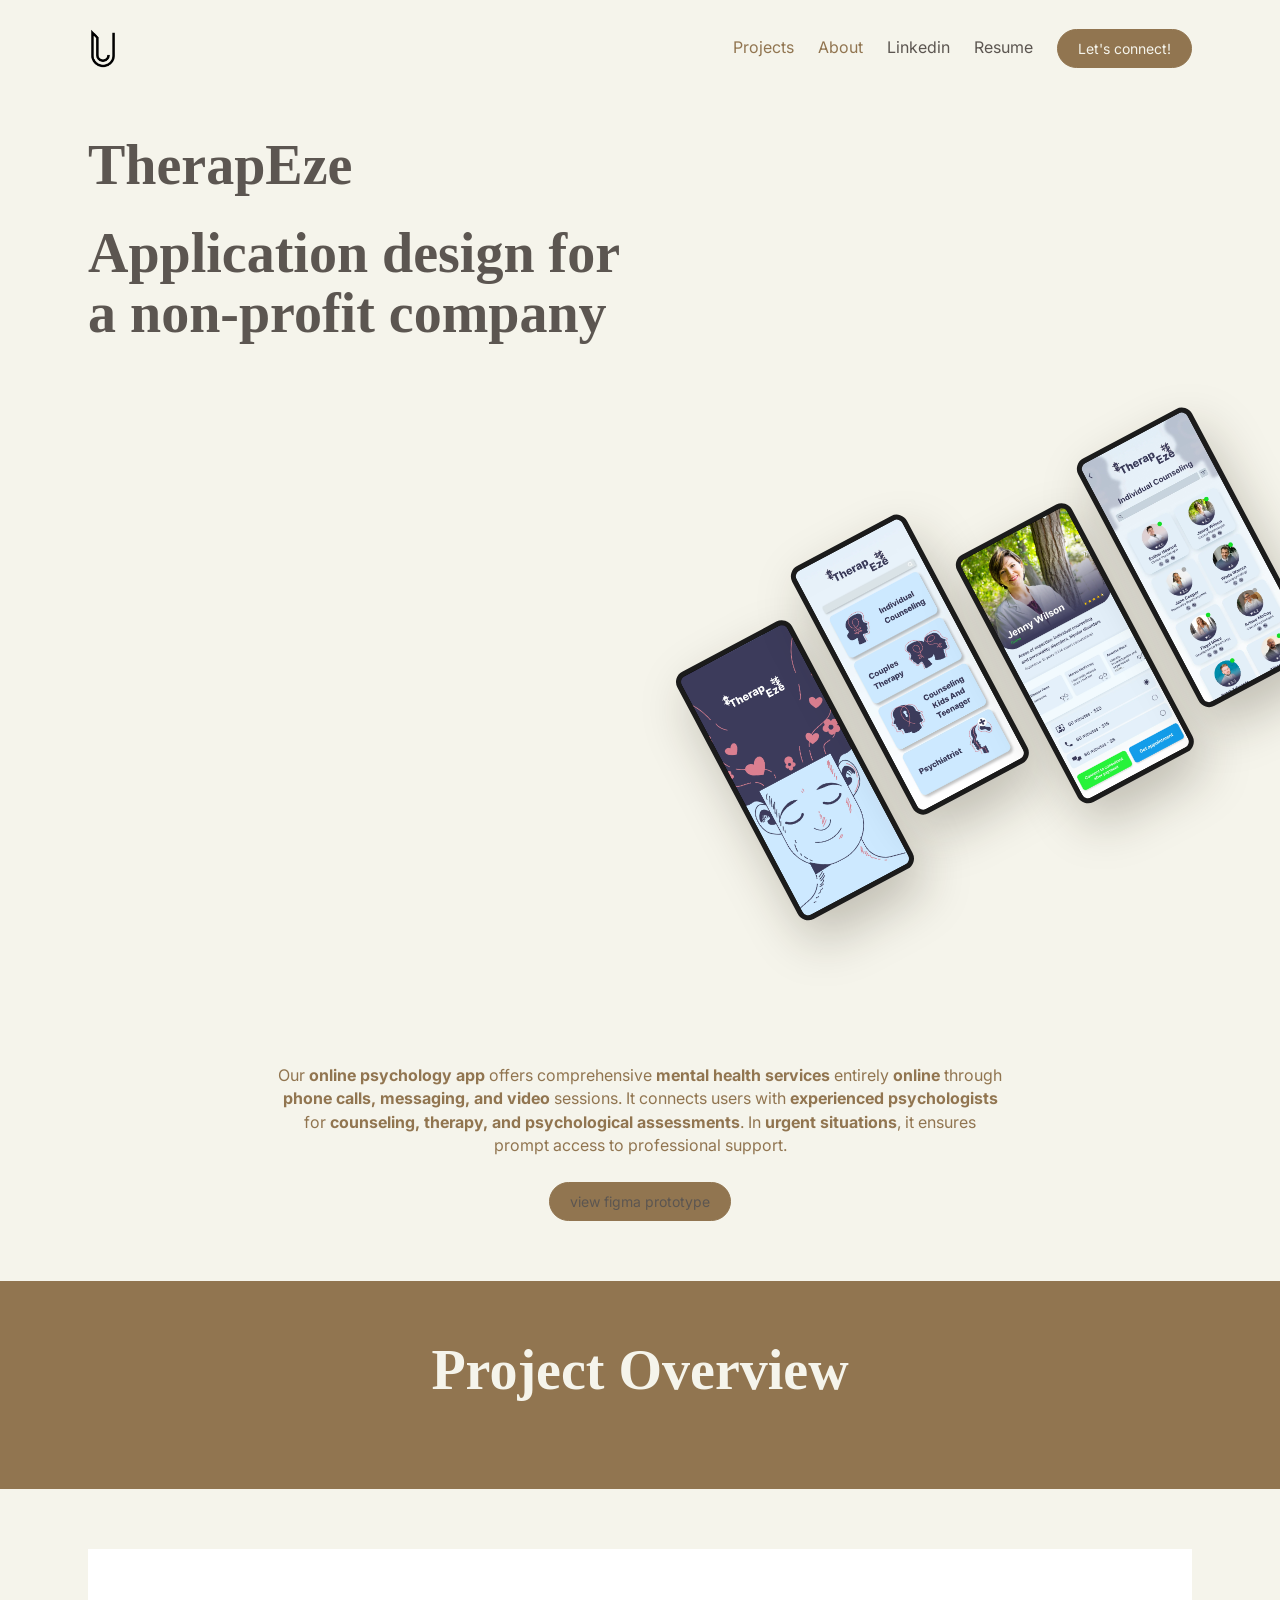
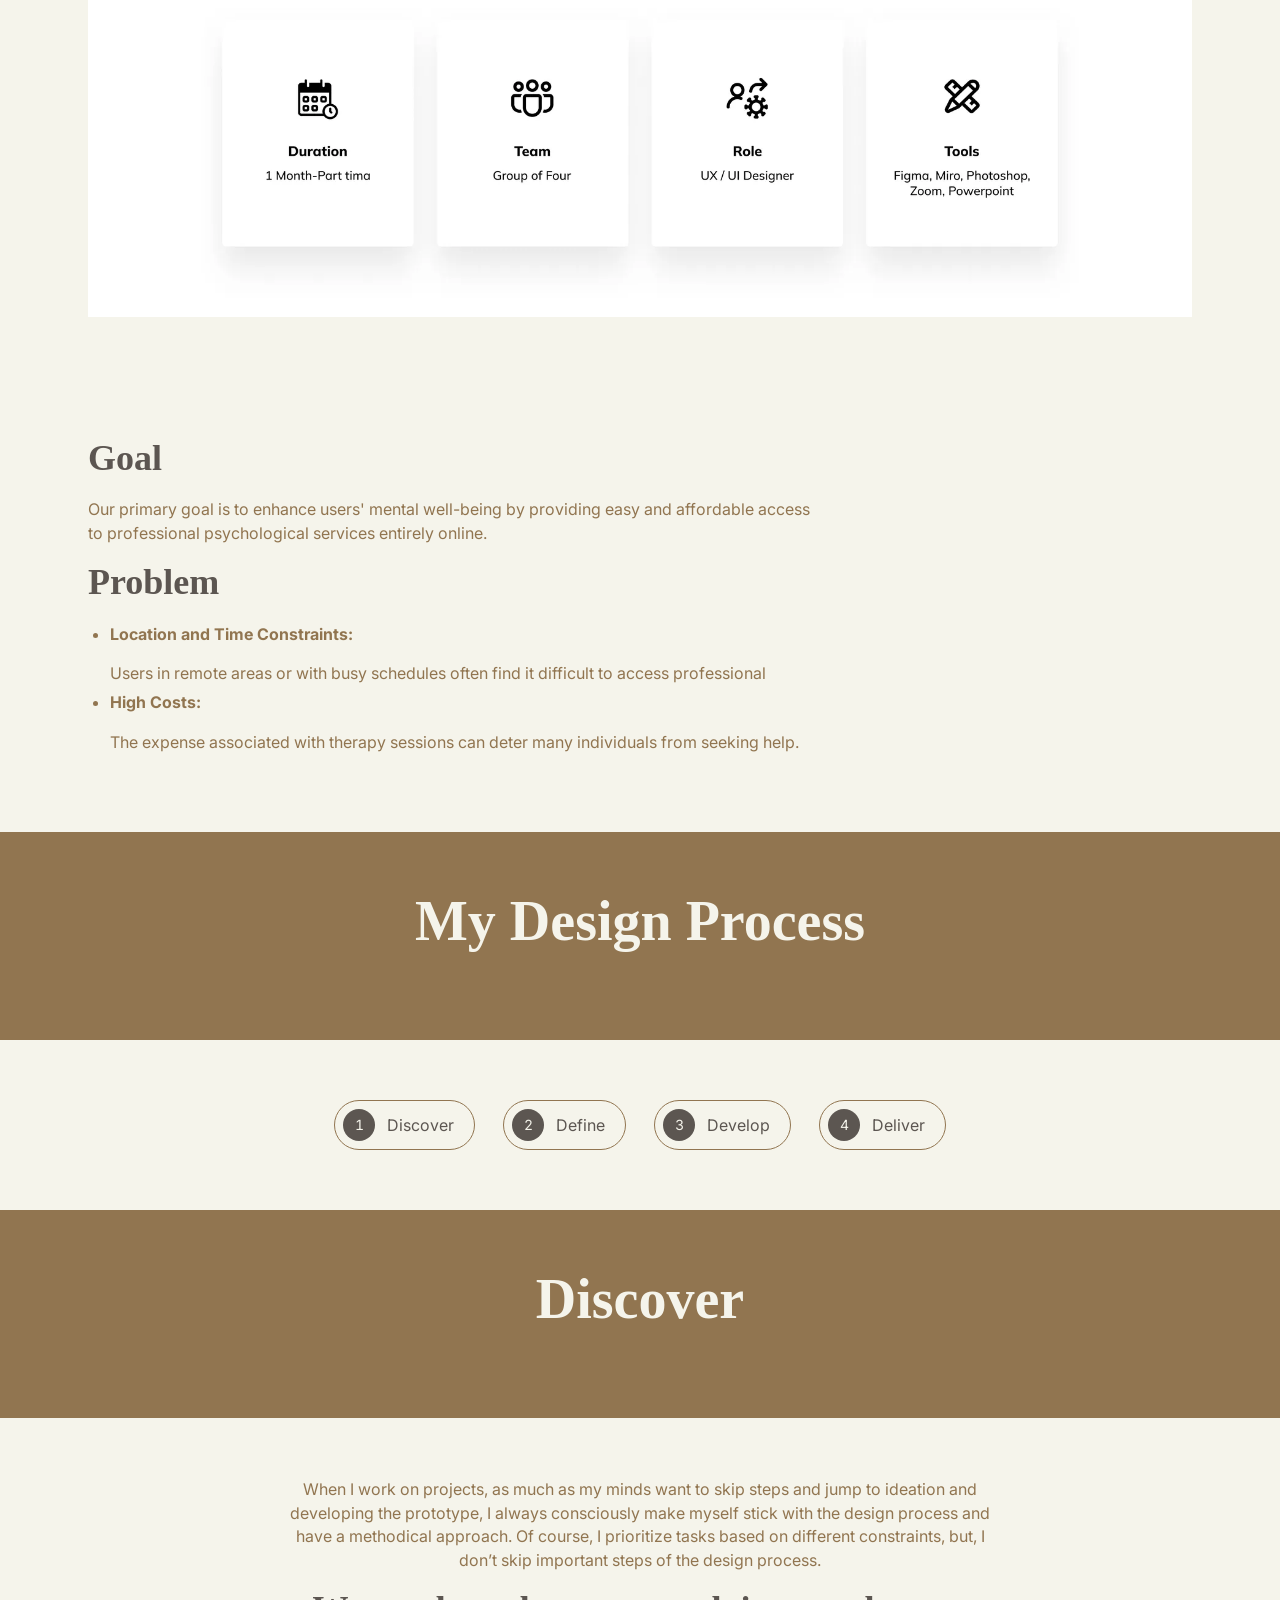
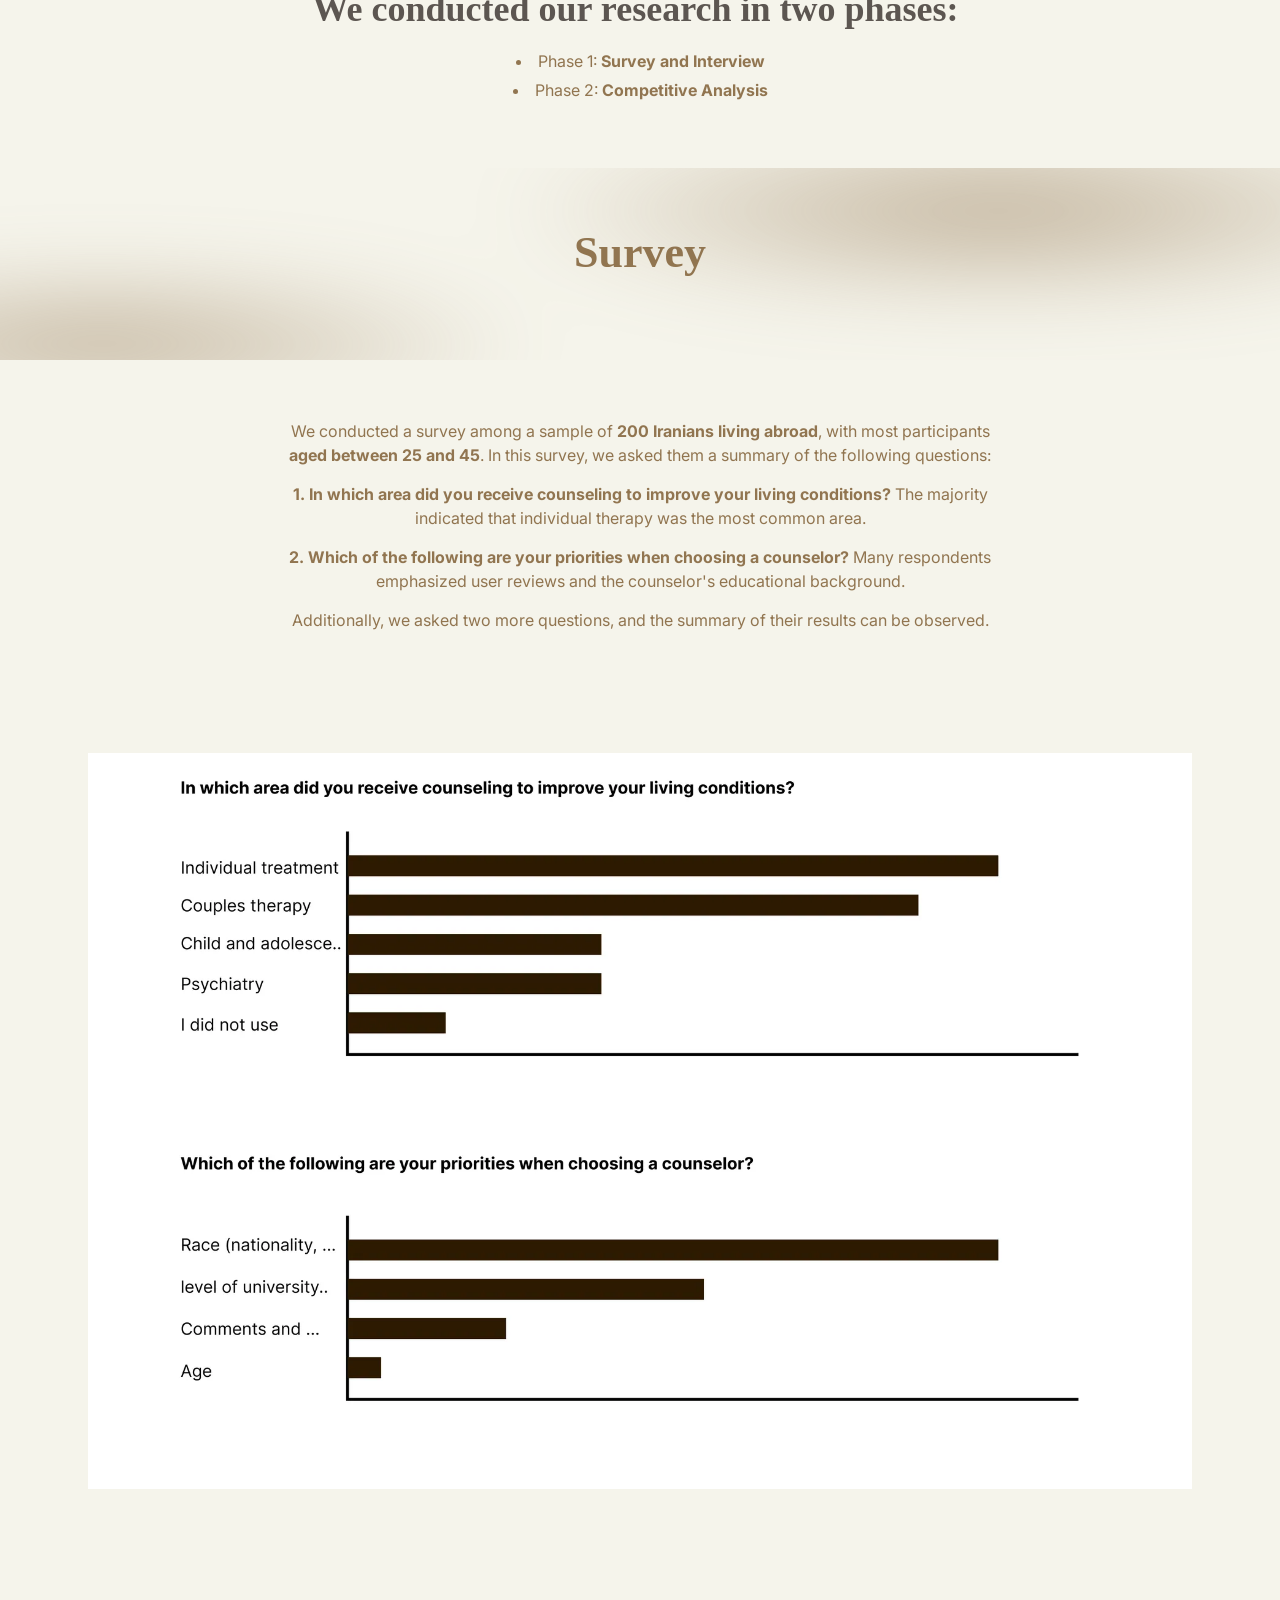
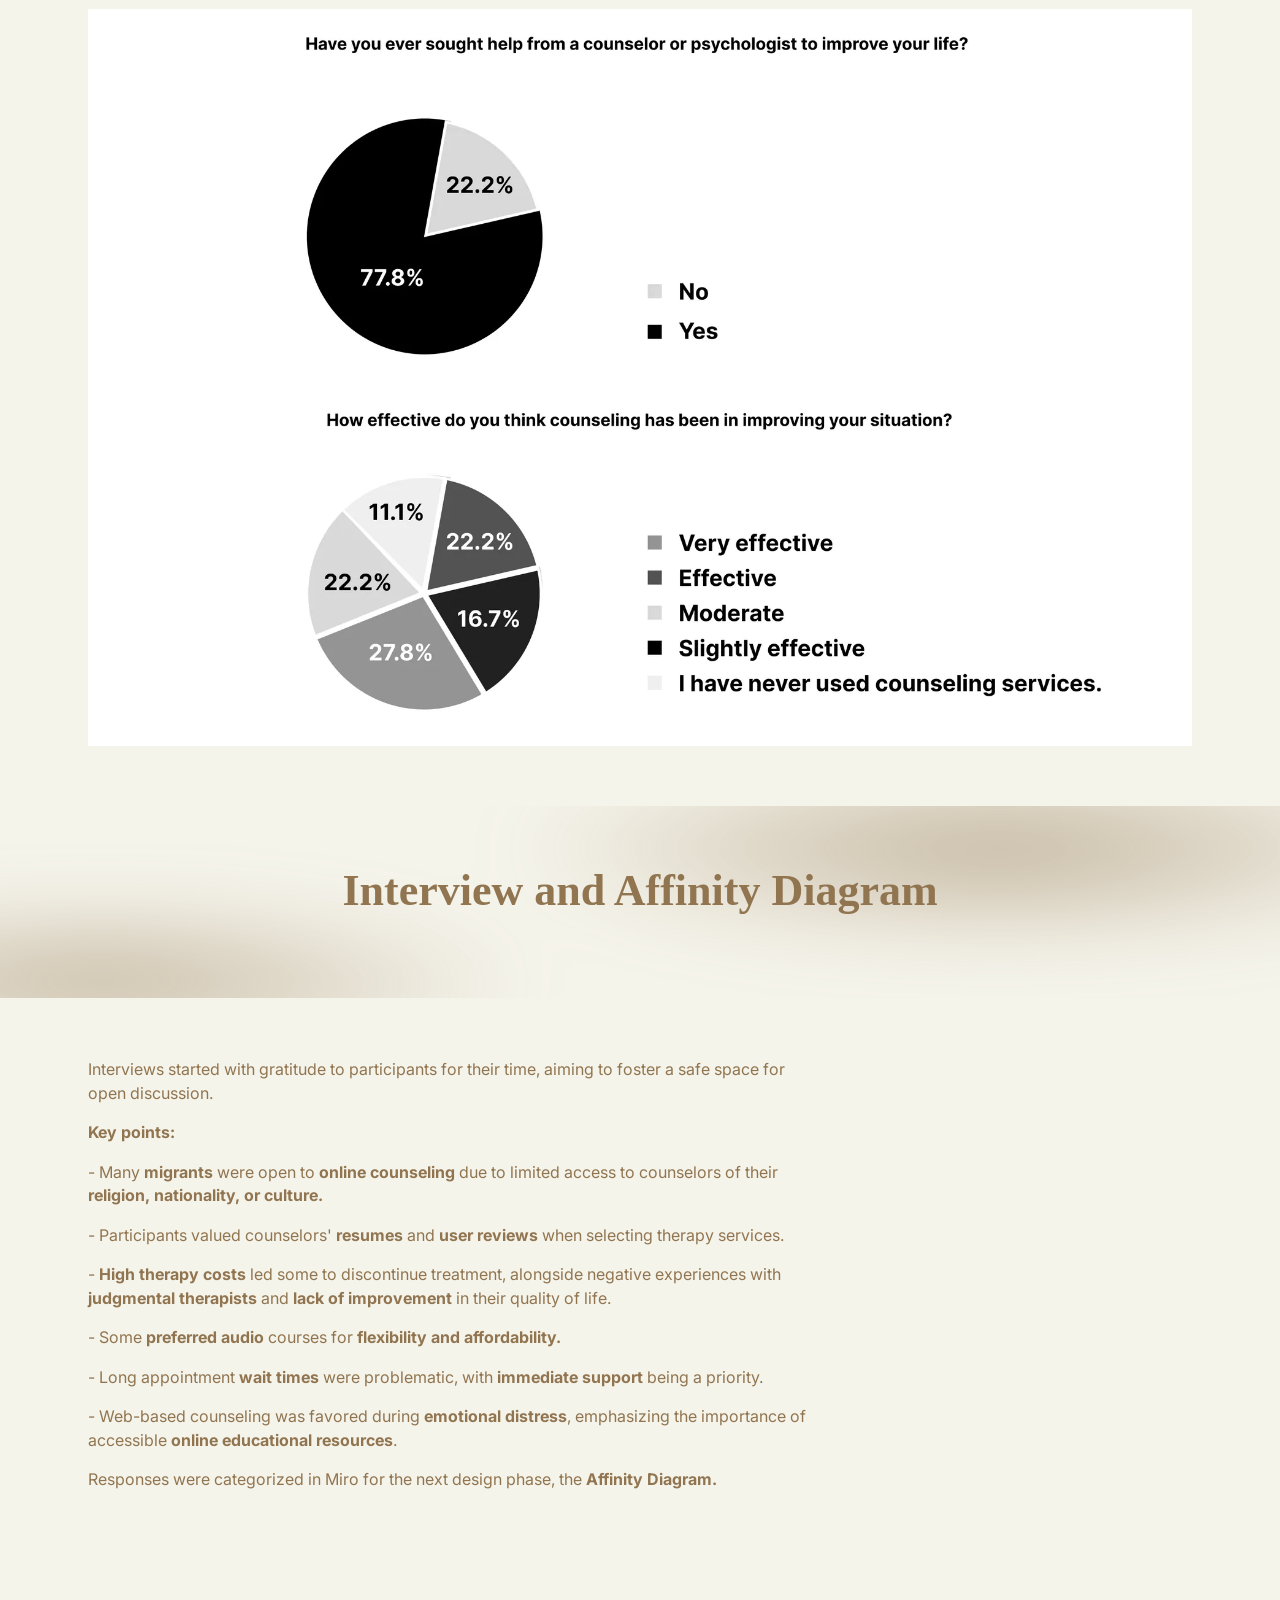
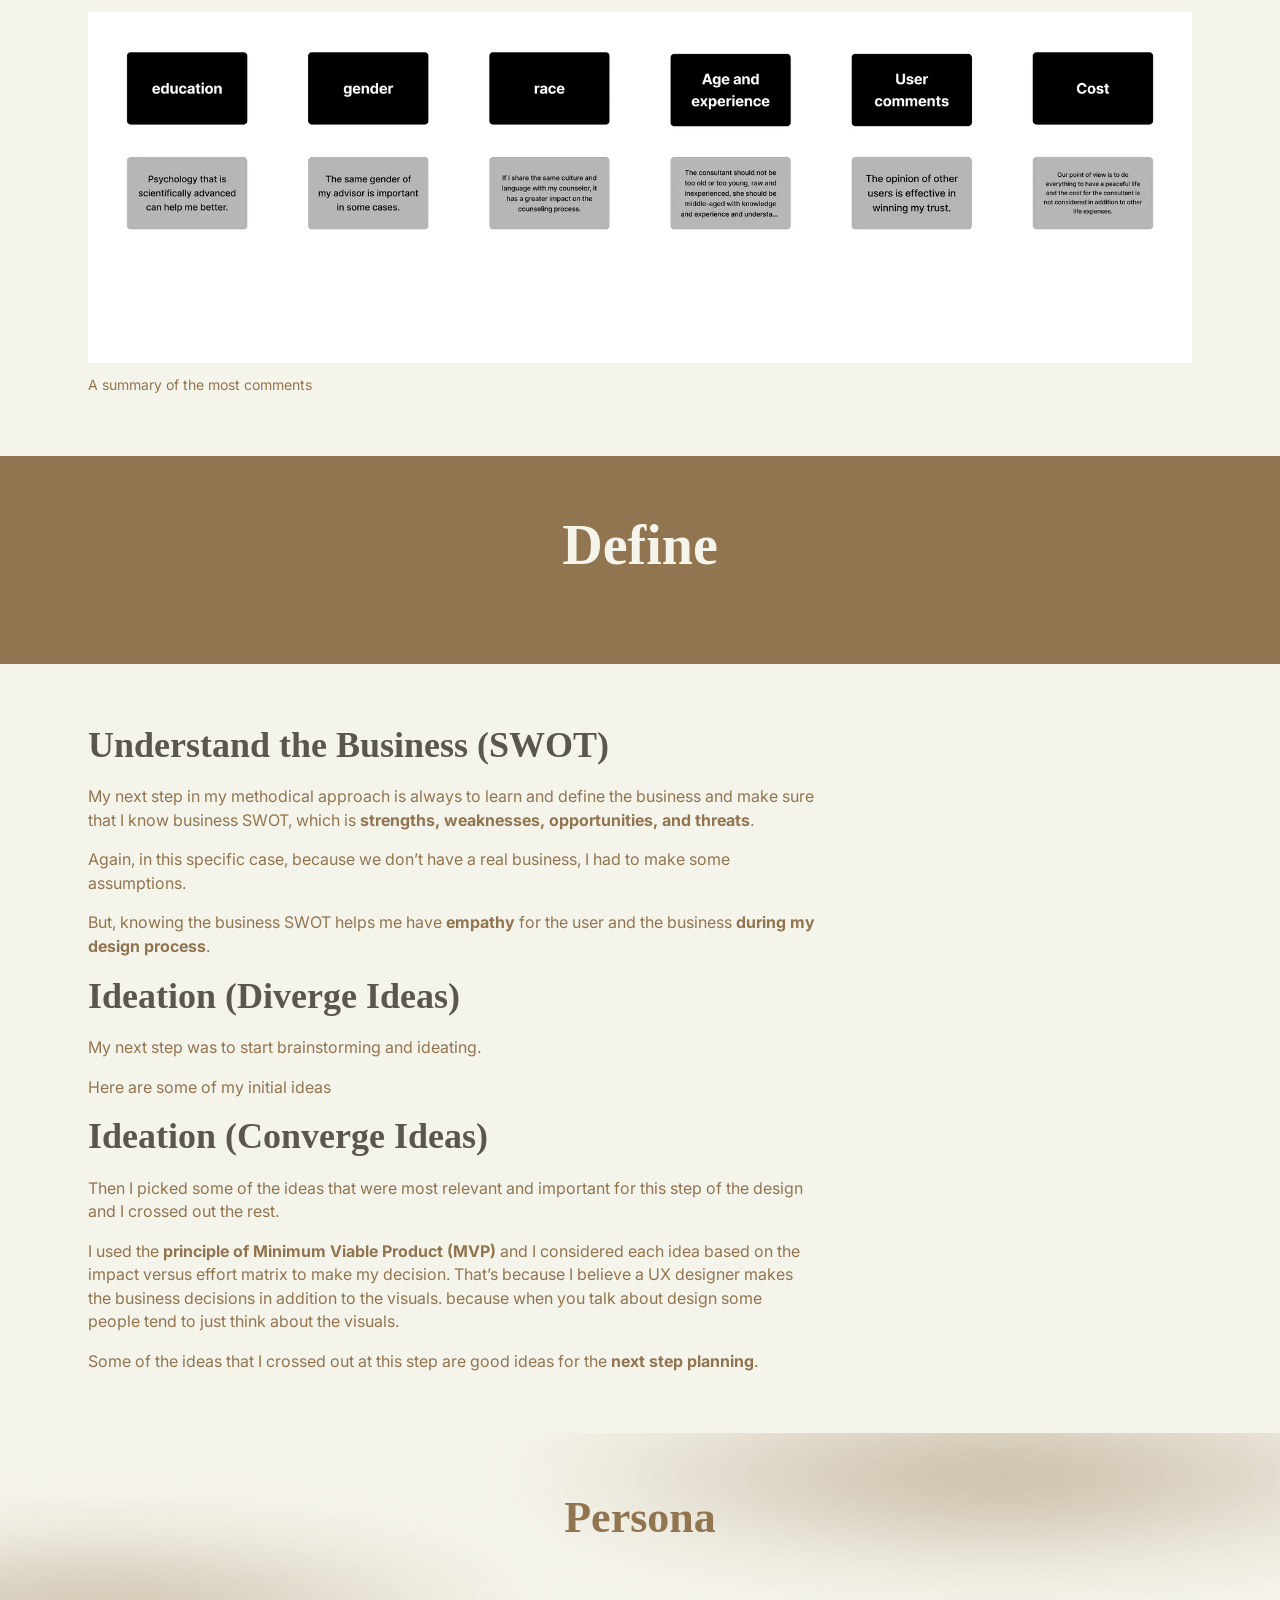
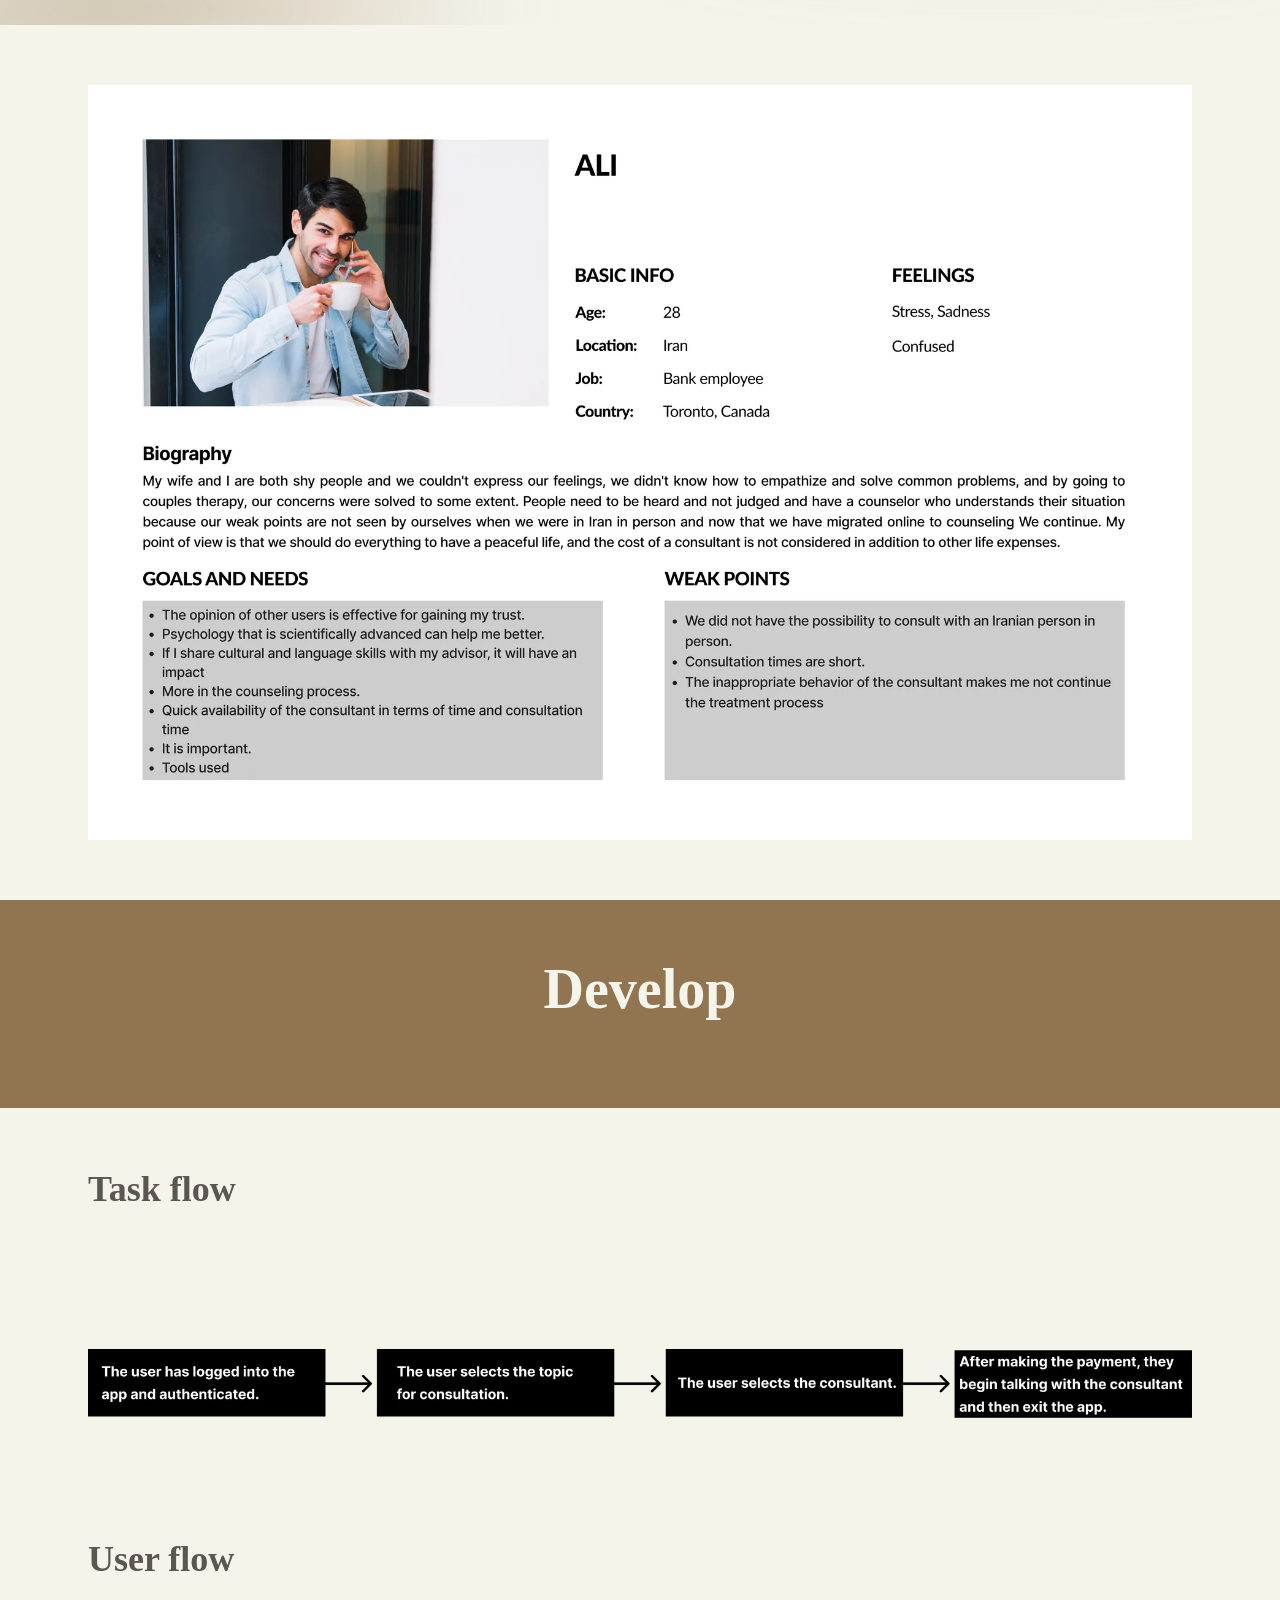
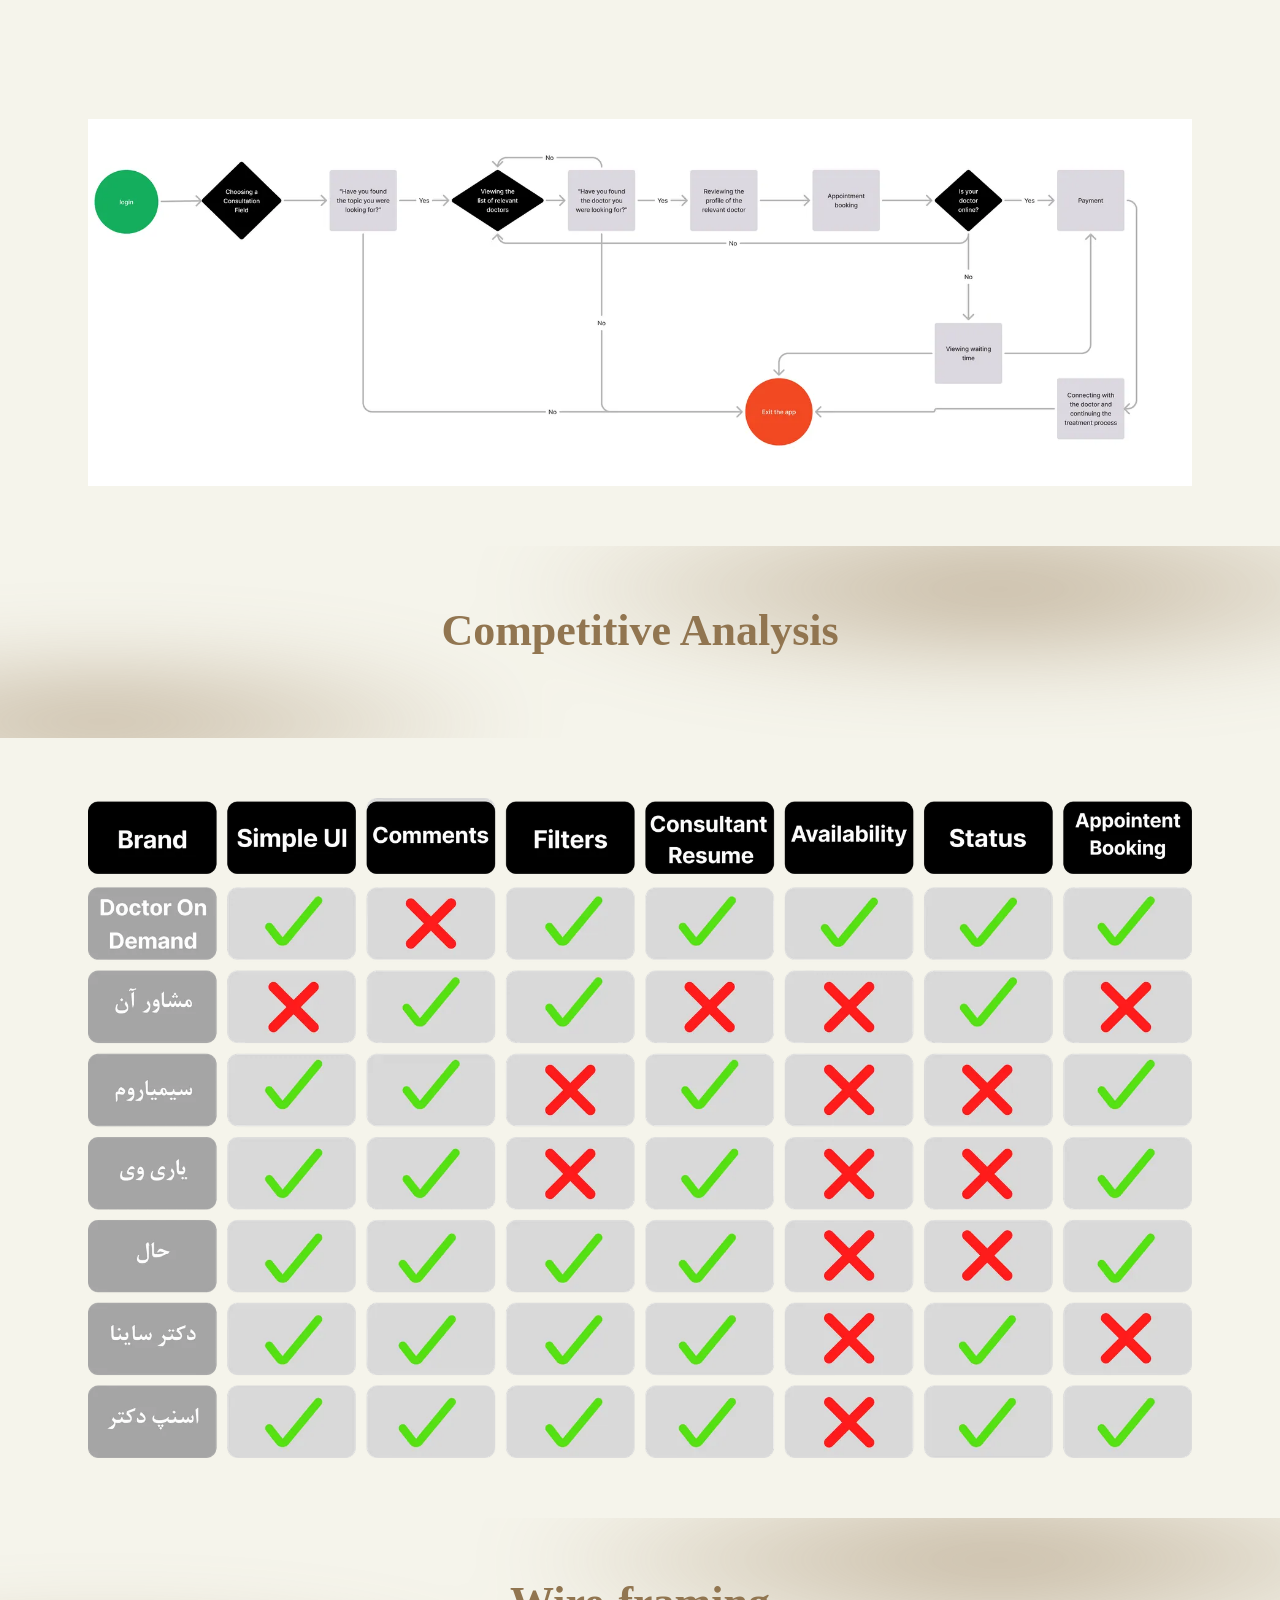
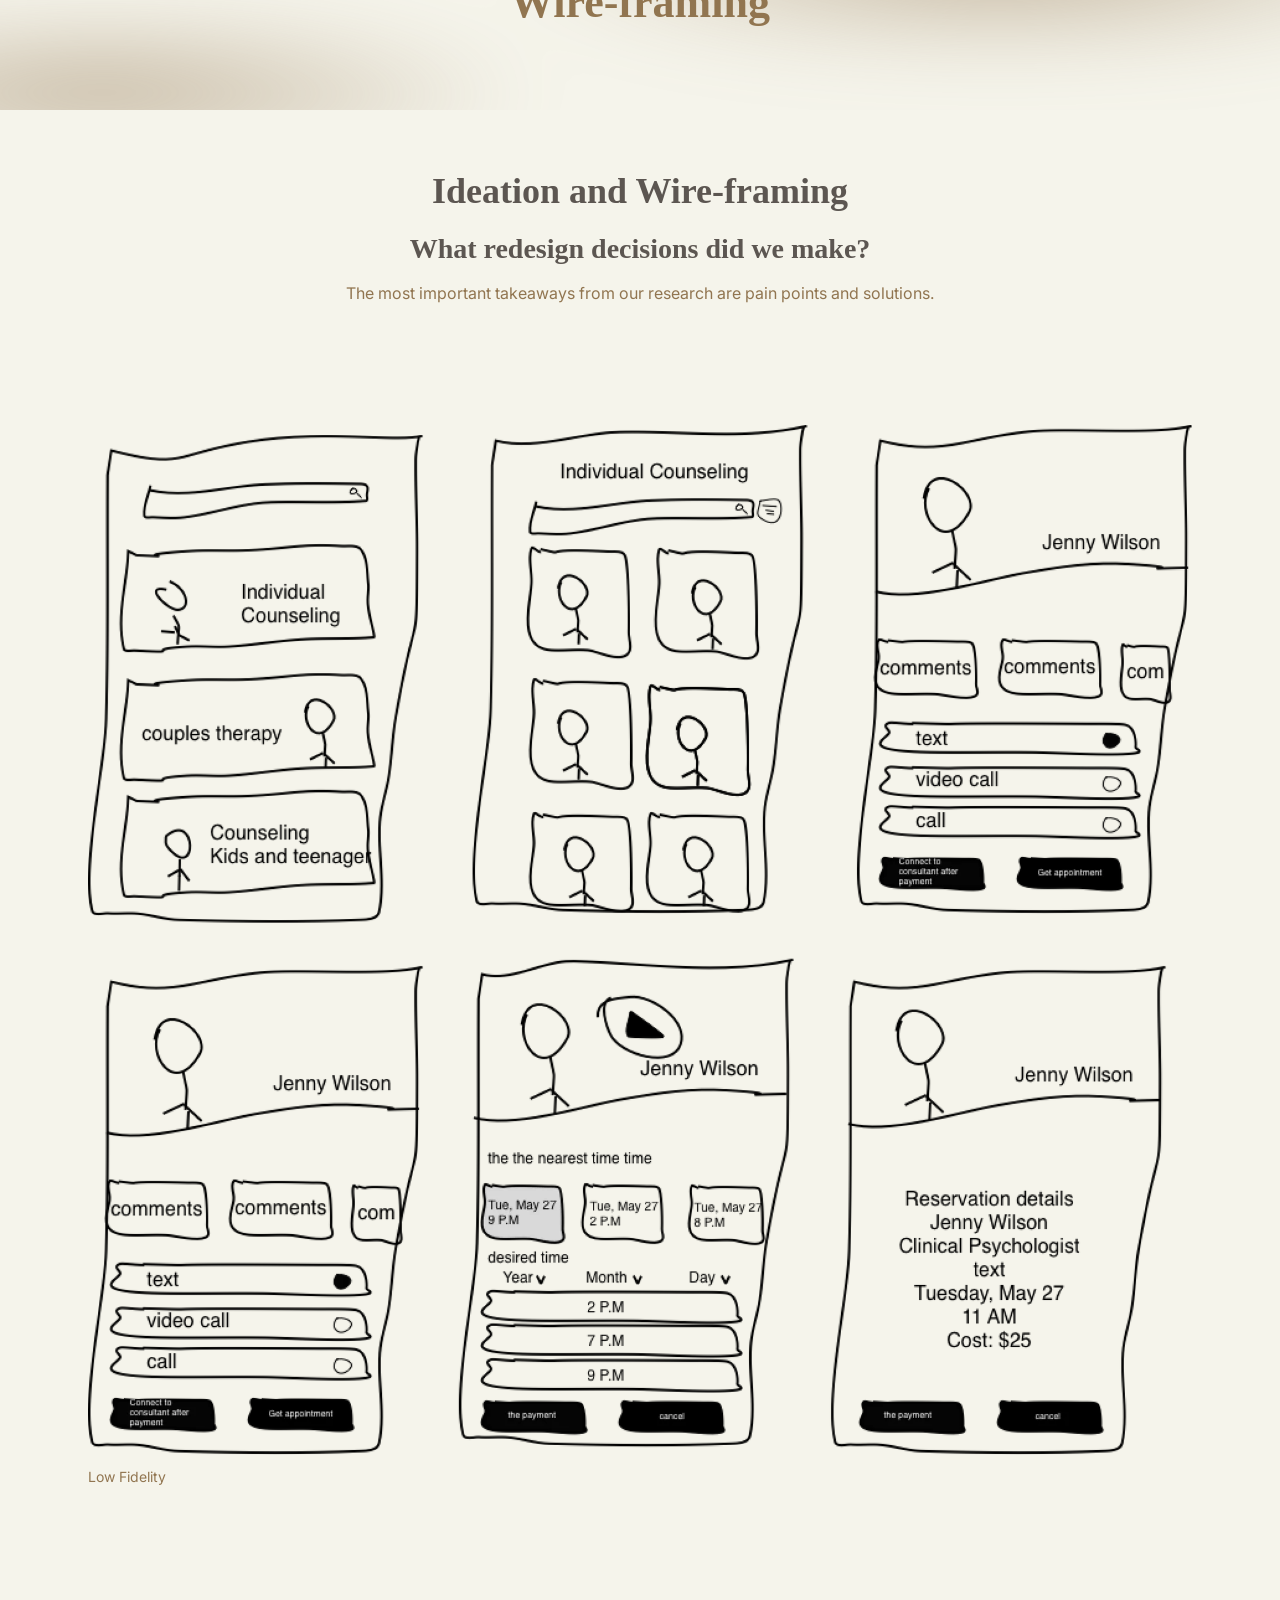
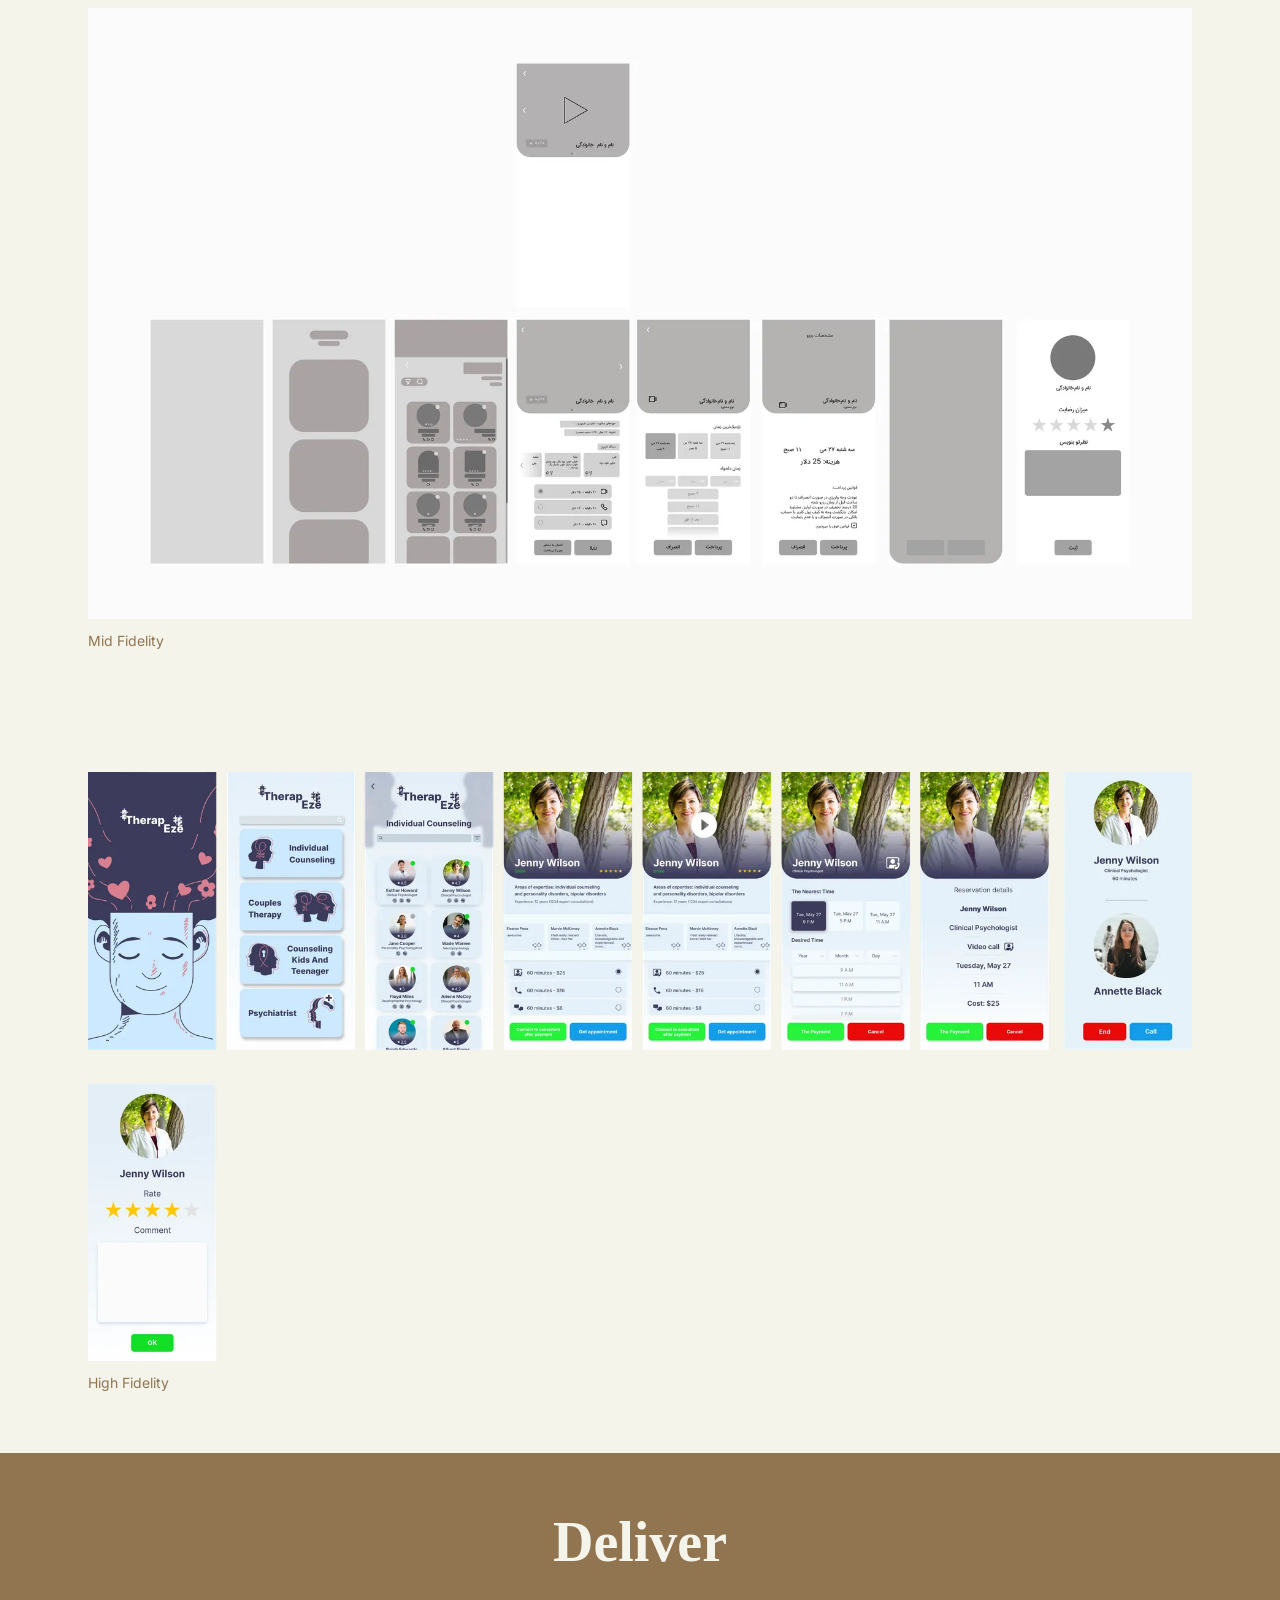
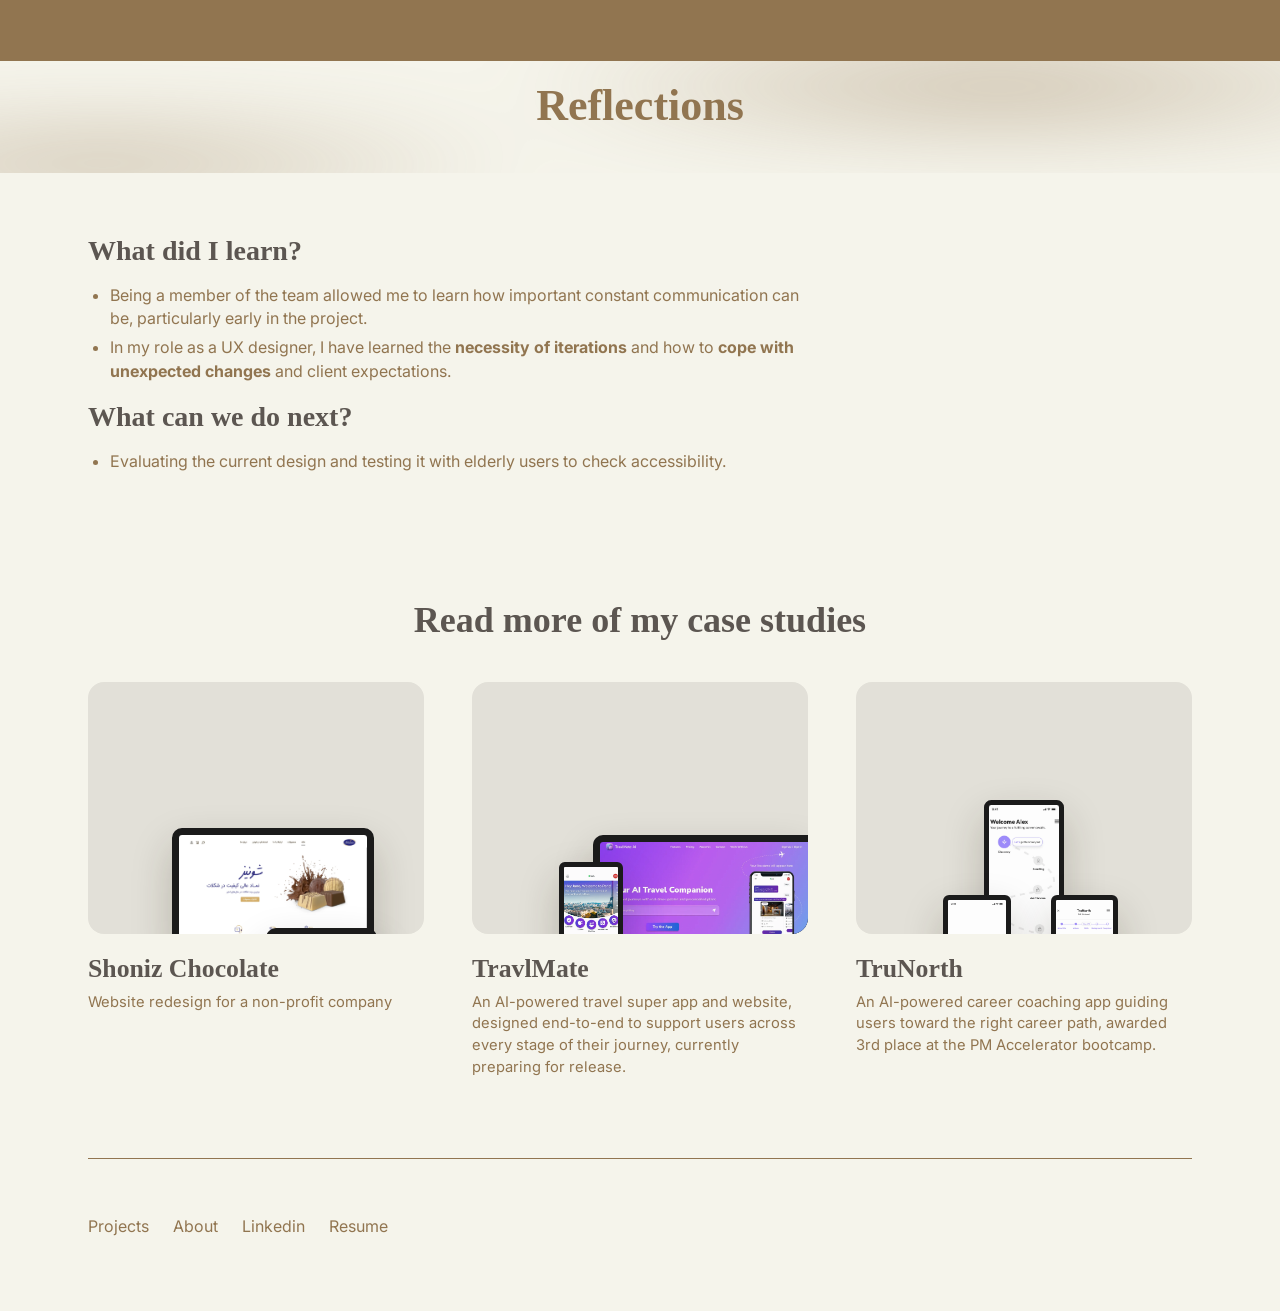
<file: therapeze.html>
<!doctype html>
<html lang="en">
<head>
<meta charset="utf-8">
<meta name="viewport" content="width=device-width, initial-scale=1, viewport-fit=cover">
<title>TherapEze — lily shaker&#x27;s Portfolio</title>
<meta name="description" content="Application design for a non-profit company">
<meta property="og:title" content="TherapEze — lily shaker&#x27;s Portfolio">
<meta property="og:description" content="Application design for a non-profit company">
<meta property="og:type" content="website">
<meta name="theme-color" content="#F5F4EB">
<link rel="icon" href="assets/img/photo_2025-04-30_170219-removebg-preview-c342f74a-4d41-411a-.webp">
<link rel="preconnect" href="https://fonts.googleapis.com">
<link rel="preconnect" href="https://fonts.gstatic.com" crossorigin>
<link rel="stylesheet" href="https://fonts.googleapis.com/css2?family=Inter:wght@400;700&display=swap">
<link rel="stylesheet" href="https://api.fontshare.com/v2/css?f[]=gambetta@600,700&display=swap">
<link rel="stylesheet" href="assets/css/style.css">
</head>
<body>
<header class="nav">
  <div class="wrap">
    <a class="logo" href="index.html" aria-label="Lily Shaker, home"><img src="assets/img/photo_2025-04-30_170219-removebg-preview-c342f74a-4d41-411a-.webp" alt="Lily Shaker logo" width="31" height="40"></a>
    <nav class="nav-links" aria-label="Main"><a href="index.html">Projects</a><a href="about.html">About</a><a href="https://www.linkedin.com/in/lilyshaker" aria-current="page" target="_blank" rel="noopener">Linkedin</a><a href="assets/Lily_Shaker_Resume.pdf" aria-current="page" target="_blank" rel="noopener">Resume</a><a class="btn" href="contact.html">Let's connect!</a></nav>
    <button class="menu-btn" type="button" aria-label="Open menu" aria-expanded="false" aria-controls="menu"><svg viewBox="0 0 24 24" fill="none" stroke="currentColor" stroke-width="1.6" stroke-linecap="round"><path d="M4 7h16M4 12h16M4 17h16"/></svg></button>
  </div>
</header>
<div class="overlay" id="menu" aria-hidden="true">
  <div class="top">
    <a class="logo" href="index.html" aria-label="Lily Shaker, home"><img src="assets/img/photo_2025-04-30_170219-removebg-preview-c342f74a-4d41-411a-.webp" alt="" width="31" height="40"></a>
    <button class="close" type="button" aria-label="Close menu"><svg viewBox="0 0 24 24" fill="none" stroke="currentColor" stroke-width="1.6" stroke-linecap="round"><path d="M5 5l14 14M19 5L5 19"/></svg></button>
  </div>
  <nav aria-label="Menu"><a href="index.html">Projects</a><a href="about.html">About</a><a href="https://www.linkedin.com/in/lilyshaker" aria-current="page" target="_blank" rel="noopener">Linkedin</a><a href="assets/Lily_Shaker_Resume.pdf" aria-current="page" target="_blank" rel="noopener">Resume</a><a class="btn" href="contact.html">Let's connect!</a></nav>
</div>
<main>
<section class="sec cs-hero" id="section-0" style="--pt:60px;--pb:60px"><div class="wrap"><div class="grid12"><div style="grid-column:1/9" class="rich align-left"><h1>TherapEze</h1><h2>Application design for a non-profit company</h2></div><div style="grid-column:7/13" class="cs-hero-art" aria-hidden="true"><div class="stage cover-thera"><div class="strip"><div class="dev phone "><img src="assets/img/IT1Hn8DgWhaaQG6m.webp" alt="" decoding="async"></div><div class="dev phone "><img src="assets/img/Ixyg4me4BeUy4nxQ.webp" alt="" decoding="async"></div><div class="dev phone "><img src="assets/img/DiPWnJ2M68FTaiz3.webp" alt="" decoding="async"></div><div class="dev phone "><img src="assets/img/sW0fHAeTUDchHAQA.webp" alt="" decoding="async"></div></div></div></div></div></div></section><section class="sec " id="section-1" style="--pt:60px;--pb:60px"><div class="wrap"><div class="grid12"><div style="grid-column:3/11" class="rich align-center reveal"><p>Our <strong>online psychology app</strong> offers comprehensive <strong>mental health services</strong> entirely <strong>online</strong> through <strong>phone calls, messaging, and video</strong> sessions. It connects users with <strong>experienced psychologists</strong> for <strong>counseling, therapy, and psychological assessments</strong>. In <strong>urgent situations</strong>, it ensures prompt access to professional support.</p><div class="actions"><a class="btn" href="https://www.figma.com/proto/A5usSkyXSrqYlvH0TZ0PNN/therapeze?node-id=0-430&amp;t=PKZKoC2l4NDevcAO-0&amp;scaling=scale-down&amp;page-id=0%3A1&amp;starting-point-node-id=0%3A430&amp;content-scaling=fixed" target="_blank" rel="noopener">view figma prototype</a></div></div></div></div></section><section class="sec " id="section-2" style="--pt:60px;--pb:60px;background-color:rgb(145, 117, 80)"><div class="wrap"><div class="grid12"><div style="grid-column:3/11" class="rich align-center reveal"><h1><span class="pc5">Project Overview</span></h1></div></div></div></section><section class="sec " id="section-3" style="--pt:60px;--pb:60px"><div class="wrap"><div class="grid12"><figure style="grid-column:1/13" class="media reveal"><img src="assets/img/KvA13ETNjmuKDfkY.webp" alt="Project image" width="1800" height="600" loading="lazy" decoding="async" class="zoom"></figure></div></div></section><section class="sec " id="section-4" style="--pt:60px;--pb:60px"><div class="wrap"><div class="grid12"><div style="grid-column:1/9" class="rich align-left reveal"><h3>Goal</h3><p>Our primary goal is to enhance users' mental well-being by providing easy and affordable access to professional psychological services entirely online.</p><h3><strong>Problem</strong></h3><ul><li><p><strong>Location and Time Constraints:</strong></p><p>Users in remote areas or with busy schedules often find it difficult to access professional</p></li><li><p><strong>High Costs:</strong></p><p>The expense associated with therapy sessions can deter many individuals from seeking help.</p></li></ul><h3></h3></div></div></div></section><section class="sec " id="section-5" style="--pt:60px;--pb:60px;background-color:rgb(145, 117, 80)"><div class="wrap"><div class="grid12"><div style="grid-column:3/11" class="rich align-center reveal"><h1><span class="pc5">My Design Process</span></h1></div></div></div></section><section class="sec " id="section-6" style="--pt:60px;--pb:60px"><div class="wrap"><nav class="process reveal" aria-label="Design process"><a class="step" href="#section-7"><span class="step-n">1</span><span>Discover</span></a><a class="step" href="#section-23"><span class="step-n">2</span><span>Define</span></a><a class="step" href="#section-36"><span class="step-n">3</span><span>Develop</span></a><a class="step" href="#section-49"><span class="step-n">4</span><span>Deliver</span></a></nav></div></section><section class="sec " id="section-7" style="--pt:60px;--pb:60px;background-color:rgb(145, 117, 80)"><div class="wrap"><div class="grid12"><div style="grid-column:3/11" class="rich align-center reveal"><h1><span class="pc5">Discover</span></h1></div></div></div></section><section class="sec " id="section-8" style="--pt:60px;--pb:60px"><div class="wrap"><div class="grid12"><div style="grid-column:3/11" class="rich align-center reveal"><p>When I work on projects, as much as my minds want to skip steps and jump to ideation and developing the prototype, I always consciously make myself stick with the design process and have a methodical approach. Of course, I prioritize tasks based on different constraints, but, I don’t skip important steps of the design process.</p><h3><strong>We conducted our research in two phases:</strong> </h3><ul><li><p>Phase 1: <strong>Survey and Interview</strong></p></li><li><p>Phase 2: <strong>Competitive Analysis</strong></p></li></ul></div></div></div></section><section class="sec " id="section-9" style="--pt:60px;--pb:60px;background-color:rgb(245, 244, 235)"><div class="sec-glow" style="--glow:rgb(145, 117, 80)" aria-hidden="true"></div><div class="wrap"><div class="grid12"><div style="grid-column:3/11" class="rich align-center reveal"><h2><span class="pc2">Survey</span></h2></div></div></div></section><section class="sec " id="section-10" style="--pt:60px;--pb:60px"><div class="wrap"><div class="grid12"><div style="grid-column:3/11" class="rich align-center reveal"><p>We conducted a survey among a sample of <strong>200 Iranians living abroad</strong>, with most participants <strong>aged between 25 and 45</strong>. In this survey, we asked them a summary of the following questions:</p><p><strong>1. In which area did you receive counseling to improve your living conditions?</strong> The majority indicated that individual therapy was the most common area.</p><p><strong>2. Which of the following are your priorities when choosing a counselor?</strong> Many respondents emphasized user reviews and the counselor's educational background.</p><p>Additionally, we asked two more questions, and the summary of their results can be observed.</p></div></div></div></section><section class="sec " id="section-11" style="--pt:60px;--pb:60px"><div class="wrap"><div class="grid12"><figure style="grid-column:1/13" class="media reveal"><img src="assets/img/KPSS7X4L3zt3DDdY.webp" alt="Project image" width="1800" height="1201" loading="lazy" decoding="async" class="zoom"></figure></div></div></section><section class="sec " id="section-14" style="--pt:60px;--pb:60px"><div class="wrap"><div class="grid12"><figure style="grid-column:1/13" class="media reveal"><img src="assets/img/EzKoMr7cqrKnzWIX.webp" alt="Project image" width="1800" height="1201" loading="lazy" decoding="async" class="zoom"></figure></div></div></section><section class="sec " id="section-16" style="--pt:60px;--pb:60px;background-color:rgb(245, 244, 235)"><div class="sec-glow" style="--glow:rgb(145, 117, 80)" aria-hidden="true"></div><div class="wrap"><div class="grid12"><div style="grid-column:3/11" class="rich align-center reveal"><h2><span class="pc2">Interview and Affinity Diagram</span></h2></div></div></div></section><section class="sec " id="section-17" style="--pt:60px;--pb:60px"><div class="wrap"><div class="grid12"><div style="grid-column:1/9" class="rich align-left reveal"><p>Interviews started with gratitude to participants for their time, aiming to foster a safe space for open discussion.</p><p><strong>Key points:</strong></p><p>- Many <strong>migrants</strong> were open to <strong>online counseling</strong> due to limited access to counselors of their <strong>religion, nationality, or culture.</strong></p><p>- Participants valued counselors' <strong>resumes</strong> and <strong>user reviews</strong> when selecting therapy services.</p><p>- <strong>High therapy costs</strong> led some to discontinue treatment, alongside negative experiences with <strong>judgmental therapists</strong> and <strong>lack of improvement</strong> in their quality of life.</p><p>- Some <strong>preferred audio</strong> courses for <strong>flexibility and affordability.</strong></p><p>- Long appointment <strong>wait times</strong> were problematic, with <strong>immediate support</strong> being a priority.</p><p>- Web-based counseling was favored during <strong>emotional distress</strong>, emphasizing the importance of accessible <strong>online educational resources</strong>.</p><p>Responses were categorized in Miro for the next design phase, the <strong>Affinity Diagram.</strong></p></div></div></div></section><section class="sec " id="section-18" style="--pt:60px;--pb:60px"><div class="wrap"><div class="grid12"><figure style="grid-column:1/13" class="media reveal"><img src="assets/img/FWbjVOC7mSowxWQS.webp" alt="Project image" width="1800" height="573" loading="lazy" decoding="async" class="zoom"><p class="caption">A summary of the most comments</p></figure></div></div></section><section class="sec " id="section-23" style="--pt:60px;--pb:60px;background-color:rgb(145, 117, 80)"><div class="wrap"><div class="grid12"><div style="grid-column:3/11" class="rich align-center reveal"><h1><span class="pc5">Define</span></h1></div></div></div></section><section class="sec " id="section-24" style="--pt:60px;--pb:60px"><div class="wrap"><div class="grid12"><div style="grid-column:1/9" class="rich align-left reveal"><h3>Understand the Business (SWOT)</h3><p>My next step in my methodical approach is always to learn and define the business and make sure that I know business SWOT, which is <strong>strengths, weaknesses, opportunities, and threats</strong>.</p><p>Again, in this specific case, because we don’t have a real business, I had to make some assumptions.</p><p>But, knowing the business SWOT helps me have <strong>empathy</strong> for the user and the business <strong>during my design process</strong>.</p><h3>Ideation (Diverge Ideas)</h3><p>My next step was to start brainstorming and ideating.</p><p>Here are some of my initial ideas</p><h3>Ideation (Converge Ideas)</h3><p>Then I picked some of the ideas that were most relevant and important for this step of the design and I crossed out the rest.</p><p>I used the <strong>principle of Minimum Viable Product (MVP) </strong>and I considered each idea based on the impact versus effort matrix to make my decision. That’s because I believe a UX designer makes the business decisions in addition to the visuals. because when you talk about design some people tend to just think about the visuals.</p><p>Some of the ideas that I crossed out at this step are good ideas for the <strong>next step planning</strong>.</p></div></div></div></section><section class="sec " id="section-32" style="--pt:60px;--pb:60px;background-color:rgb(245, 244, 235)"><div class="sec-glow" style="--glow:rgb(145, 117, 80)" aria-hidden="true"></div><div class="wrap"><div class="grid12"><div style="grid-column:3/11" class="rich align-center reveal"><h2><span class="pc2">Persona</span></h2></div></div></div></section><section class="sec " id="section-33" style="--pt:60px;--pb:60px"><div class="wrap"><div class="grid12"><figure style="grid-column:1/13" class="media reveal"><img src="assets/img/1ytSvg2YxmXMr9Tc.webp" alt="Project image" width="1800" height="1230" loading="lazy" decoding="async" class="zoom"></figure></div></div></section><section class="sec " id="section-36" style="--pt:60px;--pb:60px;background-color:rgb(145, 117, 80)"><div class="wrap"><div class="grid12"><div style="grid-column:3/11" class="rich align-center reveal"><h1><span class="pc5">Develop</span></h1></div></div></div></section><section class="sec " id="section-37" style="--pt:60px;--pb:60px"><div class="wrap"><div class="grid12"><div style="grid-column:1/9" class="rich align-left reveal"><h3>Task flow</h3></div></div></div></section><section class="sec " id="section-38" style="--pt:60px;--pb:60px"><div class="wrap"><div class="grid12"><figure style="grid-column:1/13" class="media reveal"><img src="assets/img/GAlhVbbODOj6G771.webp" alt="Project image" width="1800" height="112" loading="lazy" decoding="async" class="zoom"></figure></div></div></section><section class="sec " id="section-39" style="--pt:60px;--pb:60px"><div class="wrap"><div class="grid12"><div style="grid-column:1/9" class="rich align-left reveal"><h3>User flow</h3></div></div></div></section><section class="sec " id="section-40" style="--pt:60px;--pb:60px"><div class="wrap"><div class="grid12"><figure style="grid-column:1/13" class="media reveal"><img src="assets/img/kakNU5RHnOI3PO7T.webp" alt="Project image" width="1800" height="598" loading="lazy" decoding="async" class="zoom"></figure></div></div></section><section class="sec " id="section-41" style="--pt:60px;--pb:60px;background-color:rgb(245, 244, 235)"><div class="sec-glow" style="--glow:rgb(145, 117, 80)" aria-hidden="true"></div><div class="wrap"><div class="grid12"><div style="grid-column:3/11" class="rich align-center reveal"><h2><span class="pc2">Competitive Analysis</span></h2></div></div></div></section><section class="sec " id="section-42" style="--pt:60px;--pb:60px"><div class="wrap"><div class="grid12"><figure style="grid-column:1/13" class="media reveal"><img src="assets/img/zNpp8BJMTBuKAUSd.webp" alt="Project image" width="1800" height="1075" loading="lazy" decoding="async" class="zoom"></figure></div></div></section><section class="sec " id="section-43" style="--pt:60px;--pb:60px;background-color:rgb(245, 244, 235)"><div class="sec-glow" style="--glow:rgb(145, 117, 80)" aria-hidden="true"></div><div class="wrap"><div class="grid12"><div style="grid-column:3/11" class="rich align-center reveal"><h2><span class="pc2">Wire-framing</span></h2></div></div></div></section><section class="sec " id="section-45" style="--pt:60px;--pb:60px"><div class="wrap"><div class="grid12"><div style="grid-column:3/11" class="rich align-center reveal"><h3><strong>Ideation and Wire-framing</strong></h3><h4><strong>What redesign decisions did we make?</strong></h4><p>The most important takeaways from our research are pain points and solutions.</p></div></div></div></section><section class="sec " id="section-46" style="--pt:60px;--pb:60px"><div class="wrap"><div class="grid12"><figure style="grid-column:1/13" class="media reveal"><img src="assets/img/eVok41BDtFa0dcNS.webp" alt="Project image" width="1800" height="1679" loading="lazy" decoding="async" class="zoom"><p class="caption">Low Fidelity</p></figure></div></div></section><section class="sec " id="section-47" style="--pt:60px;--pb:60px"><div class="wrap"><div class="grid12"><figure style="grid-column:1/13" class="media reveal"><img src="assets/img/oDzFlnBuARqSz7Ta.webp" alt="Project image" width="1800" height="997" loading="lazy" decoding="async" class="zoom"><p class="caption">Mid Fidelity</p></figure></div></div></section><section class="sec " id="section-48" style="--pt:60px;--pb:60px"><div class="wrap"><div class="grid12"><figure style="grid-column:1/13" class="media reveal"><img src="assets/img/ZR6QkpTwiE75CAox.webp" alt="Project image" width="1800" height="960" loading="lazy" decoding="async" class="zoom"><p class="caption">High Fidelity</p></figure></div></div></section><section class="sec " id="section-50" style="--pt:60px;--pb:60px;background-color:rgb(145, 117, 80)"><div class="wrap"><div class="grid12"><div style="grid-column:3/11" class="rich align-center reveal"><h1><span class="pc5">Deliver</span></h1></div></div></div></section><section class="sec " id="section-51" style="--pt:20px;--pb:20px;background-color:rgb(245, 244, 235)"><div class="sec-glow" style="--glow:rgb(145, 117, 80)" aria-hidden="true"></div><div class="wrap"><div class="grid12"><div style="grid-column:3/11" class="rich align-center reveal"><h2><span class="pc2">Reflections</span></h2></div></div></div></section><section class="sec " id="section-52" style="--pt:60px;--pb:60px"><div class="wrap"><div class="grid12"><div style="grid-column:1/9" class="rich align-left reveal"><h4><strong>What did I learn?</strong></h4><ul><li><p>Being a member of the team allowed me to learn how important constant communication can be, particularly early in the project.</p></li><li><p>In my role as a UX designer, I have learned the <strong>necessity of iterations </strong>and how to<strong> cope with unexpected changes</strong> and client expectations.</p></li></ul><h4><strong>What can we do next?</strong></h4><ul><li><p>Evaluating the current design and testing it with elderly users to check accessibility.</p></li></ul></div></div></div></section><section class="related"><div class="wrap"><h3>Read more of my case studies</h3><div class="related-grid"><a class="related-card reveal" href="shoniz-chocolate.html"><div class="project-media"><div class="stage cover-shoniz"><div class="dev laptop "><img src="assets/img/Nlg3ZtjeKd0Pe88k.webp" alt="" decoding="async"></div><div class="dev laptop small"><img src="assets/img/4vcfn3ZzNP2vmFBi.webp" alt="" decoding="async"></div></div></div><h4>Shoniz Chocolate</h4><p>Website redesign for a non-profit company</p></a><a class="related-card reveal" href="travlmate.html"><div class="project-media"><div class="stage cover-travl"><div class="dev laptop "><img src="assets/img/OlF6wN3fU4bJQBcx.webp" alt="" decoding="async"></div><div class="dev phone "><img src="assets/img/gXBfuOqrWe0K6Or7.webp" alt="" decoding="async"></div></div></div><h4>TravlMate</h4><p>An AI-powered travel super app and website, designed end-to-end to support users across every stage of their journey, currently preparing for release.</p></a><a class="related-card reveal" href="trunorth.html"><div class="project-media"><div class="stage cover-tru"><div class="dev phone p1"><img src="assets/img/hnaT6kaB8aw0akFs.webp" alt="" decoding="async"></div><div class="dev phone p2"><img src="assets/img/ERBwvd66oT0bqpqB.webp" alt="" decoding="async"></div><div class="dev phone p3"><img src="assets/img/sfqH9v7z5bzDKt9k.webp" alt="" decoding="async"></div></div></div><h4>TruNorth</h4><p>An AI-powered career coaching app guiding users toward the right career path, awarded 3rd place at the PM Accelerator bootcamp.</p></a></div></div></section>
</main>
<footer class="footer">
  <div class="wrap">
    <hr class="rule">
    <nav aria-label="Footer"><a href="index.html">Projects</a><a href="about.html">About</a><a href="https://www.linkedin.com/in/lilyshaker" aria-current="page" target="_blank" rel="noopener">Linkedin</a><a href="assets/Lily_Shaker_Resume.pdf" aria-current="page" target="_blank" rel="noopener">Resume</a></nav>
  </div>
</footer>
<button class="to-top" type="button" aria-label="Back to top"><svg viewBox="0 0 24 24" fill="none" stroke="currentColor" stroke-width="1.8" stroke-linecap="round" stroke-linejoin="round"><path d="M12 19V5M5 12l7-7 7 7"/></svg></button>
<script src="assets/js/main.js"></script>
</body>
</html>
</file>
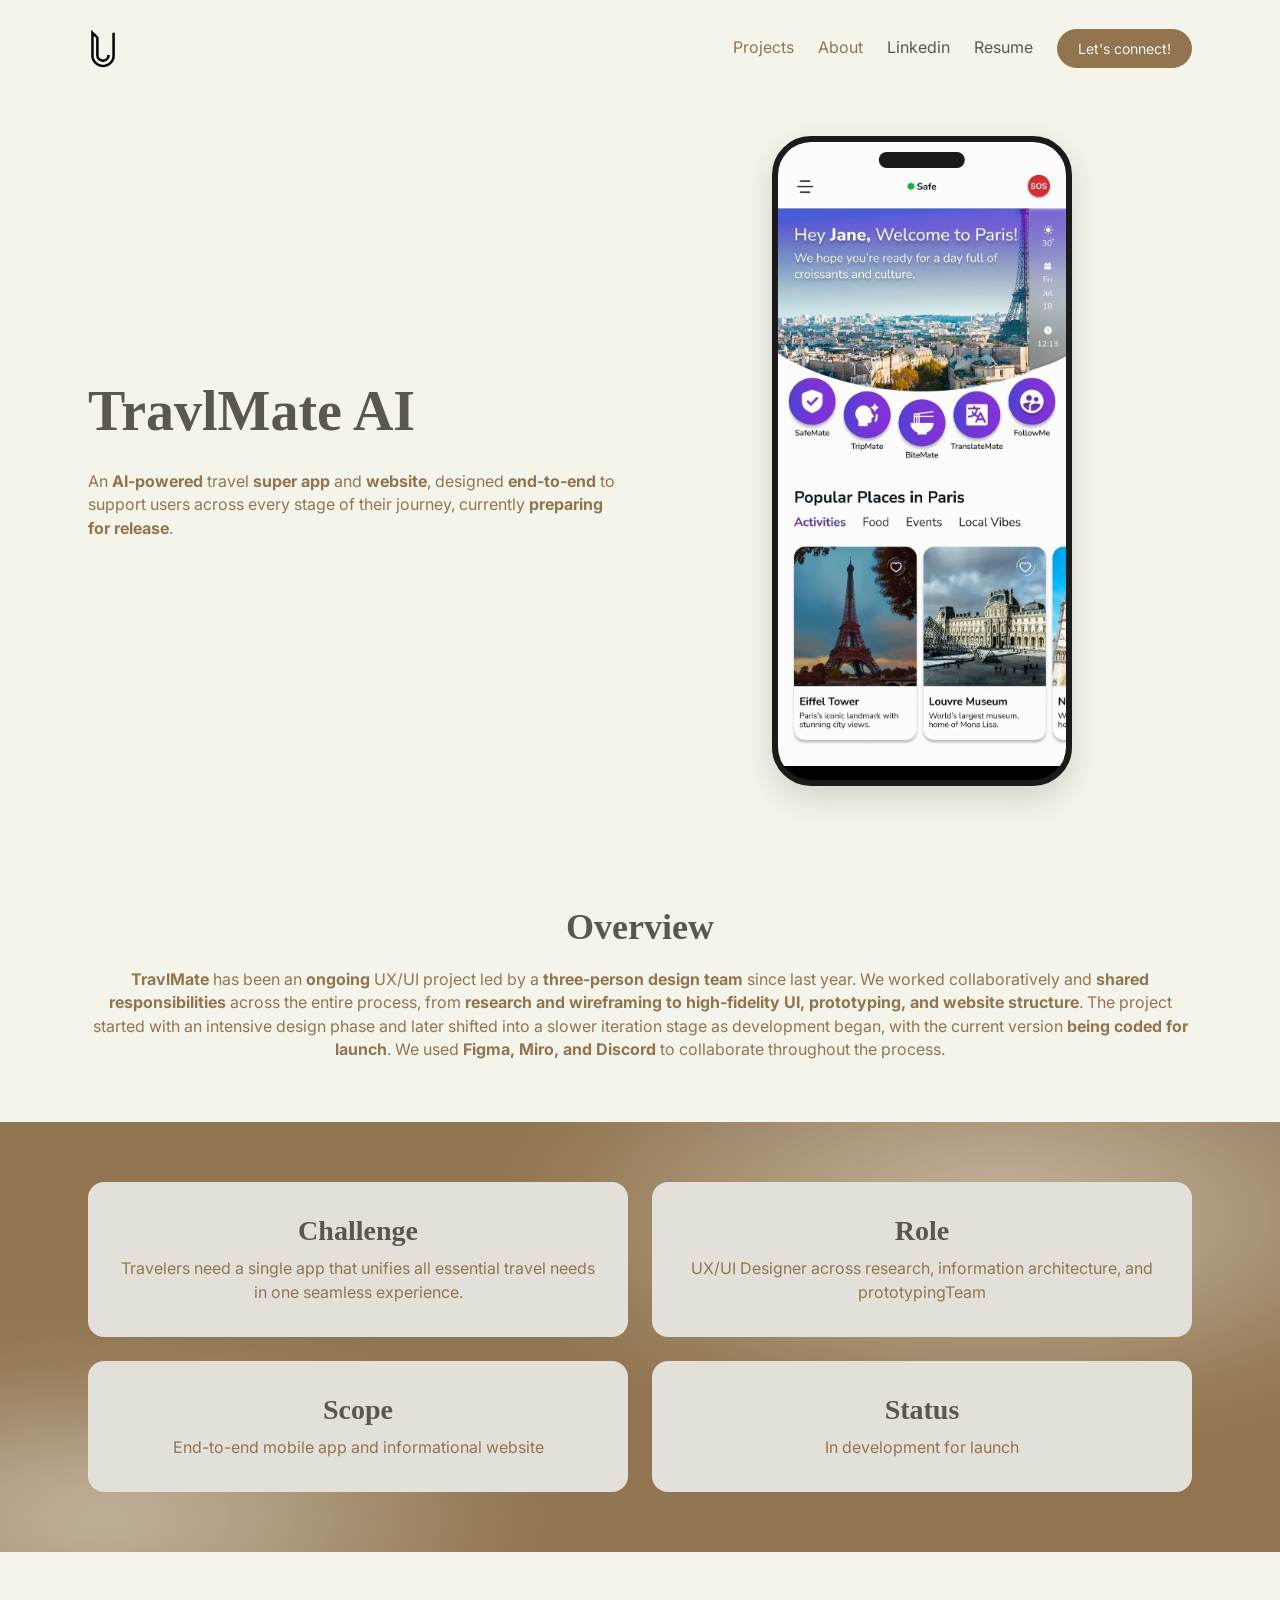
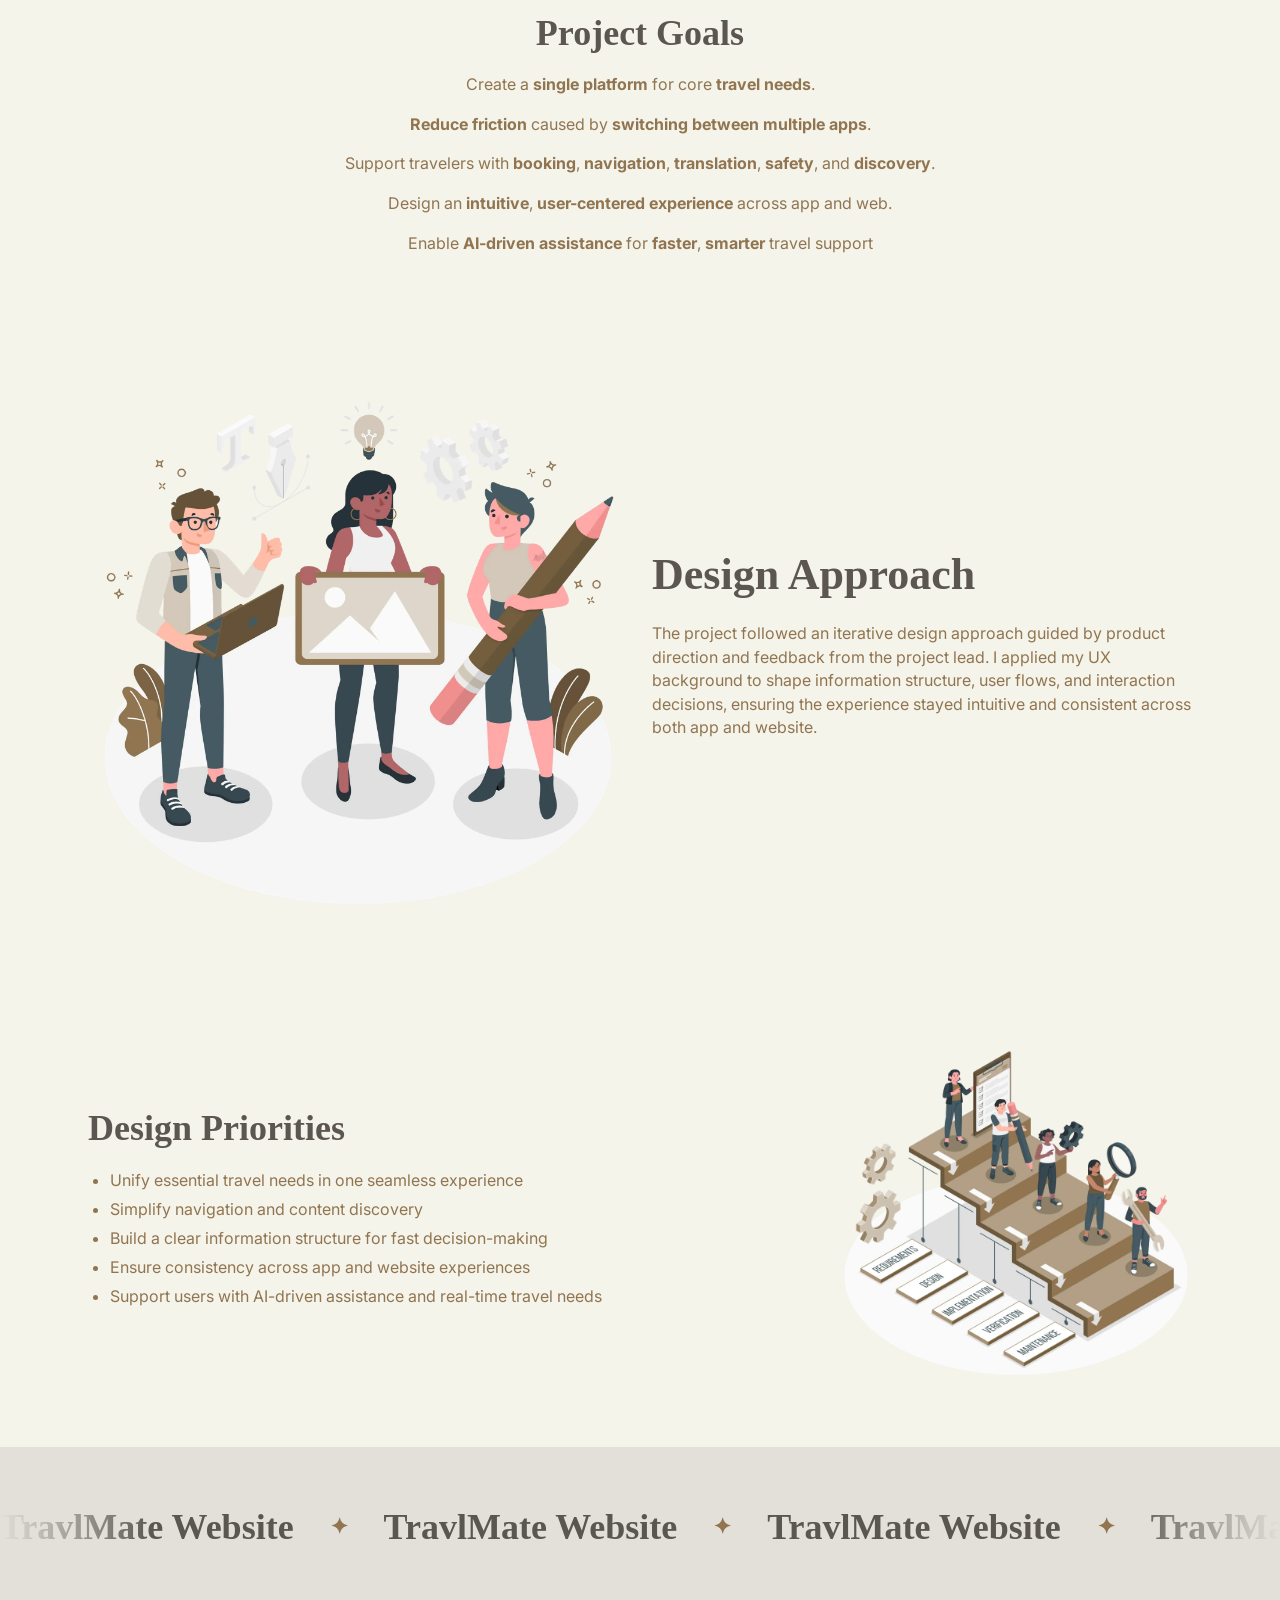
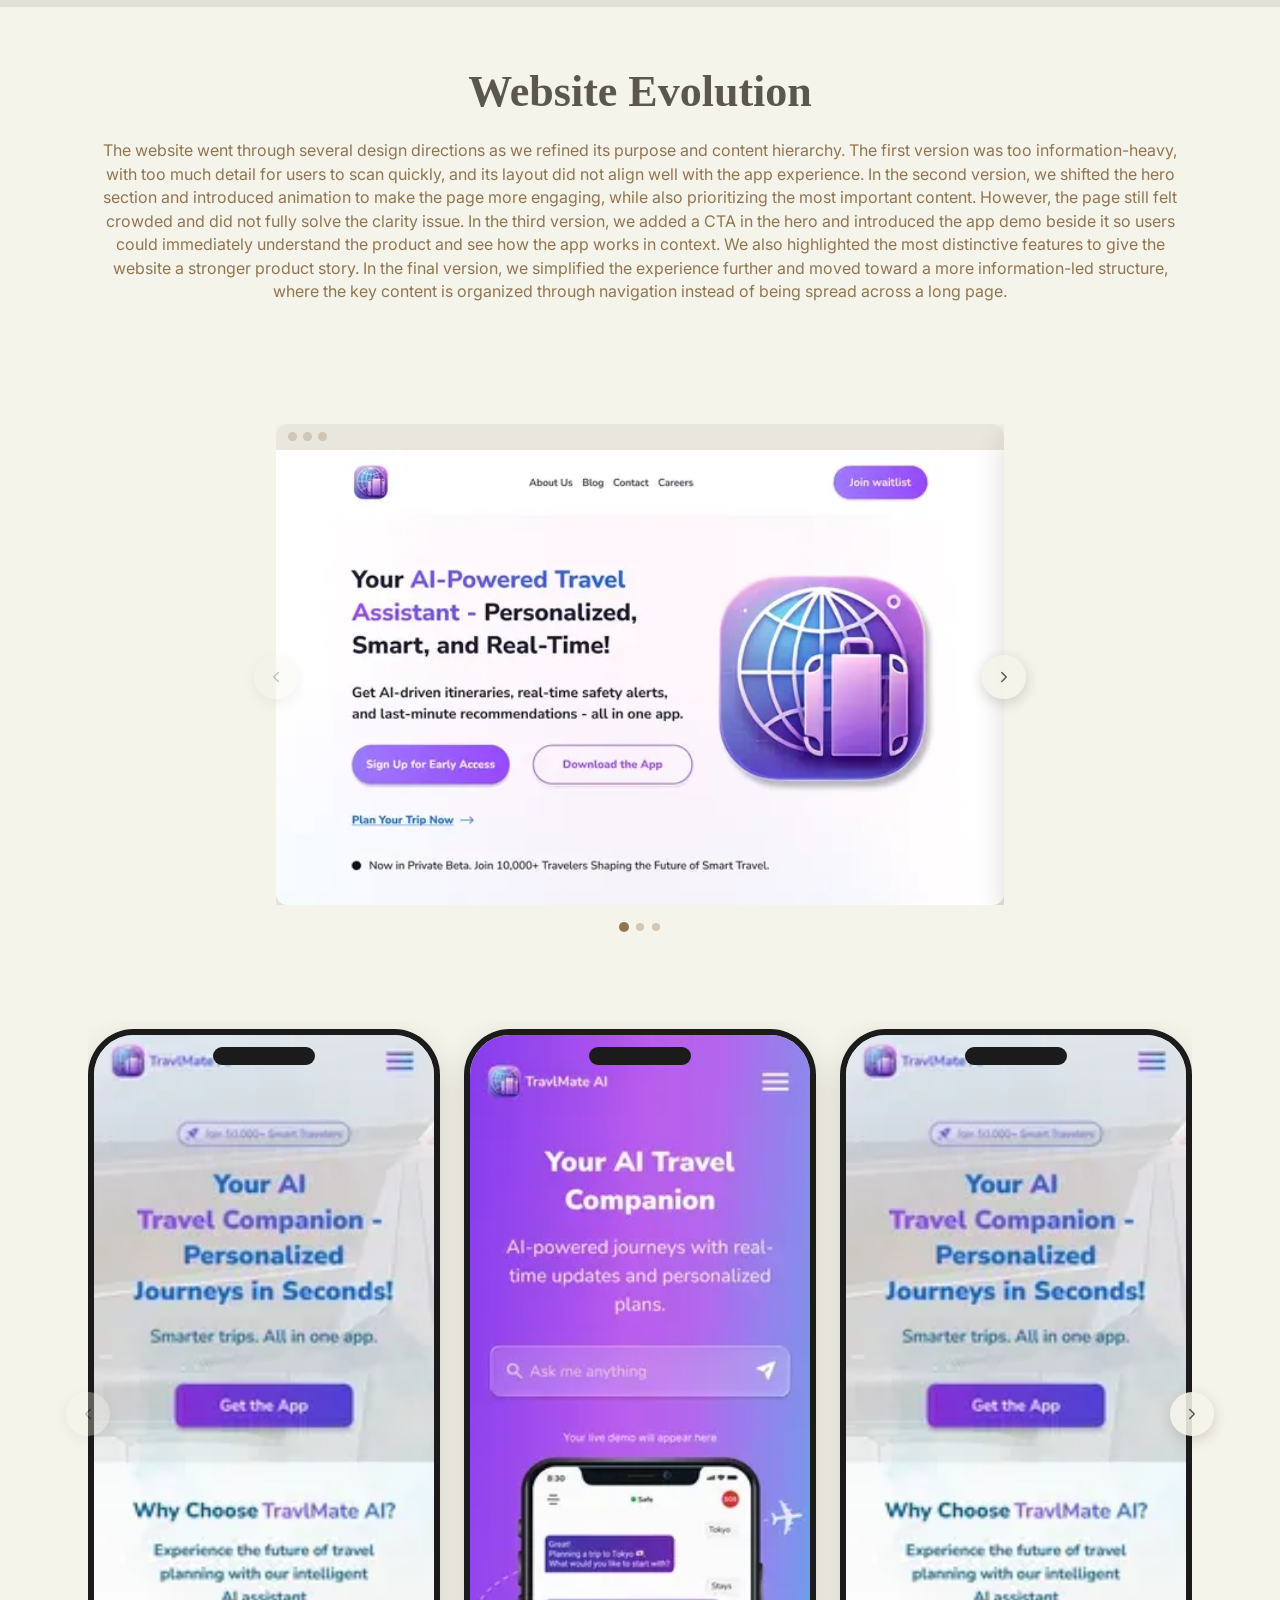
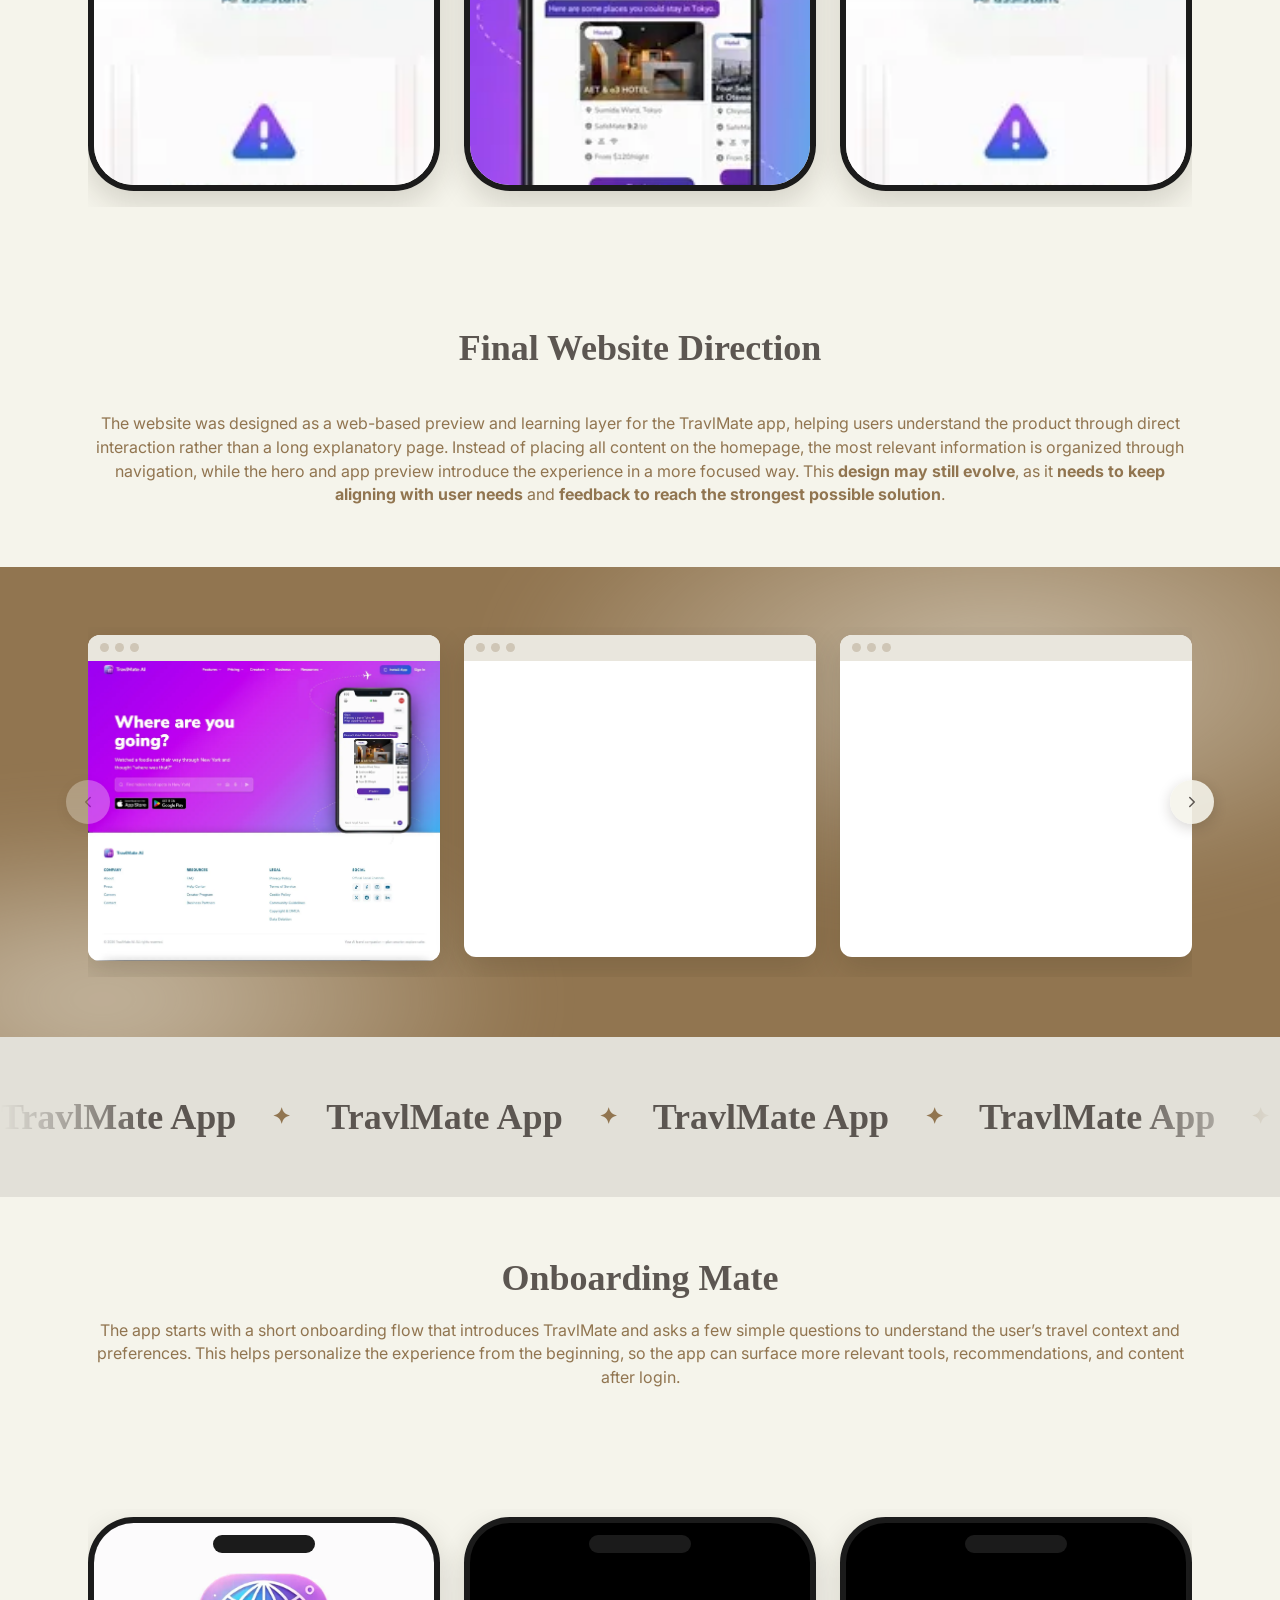
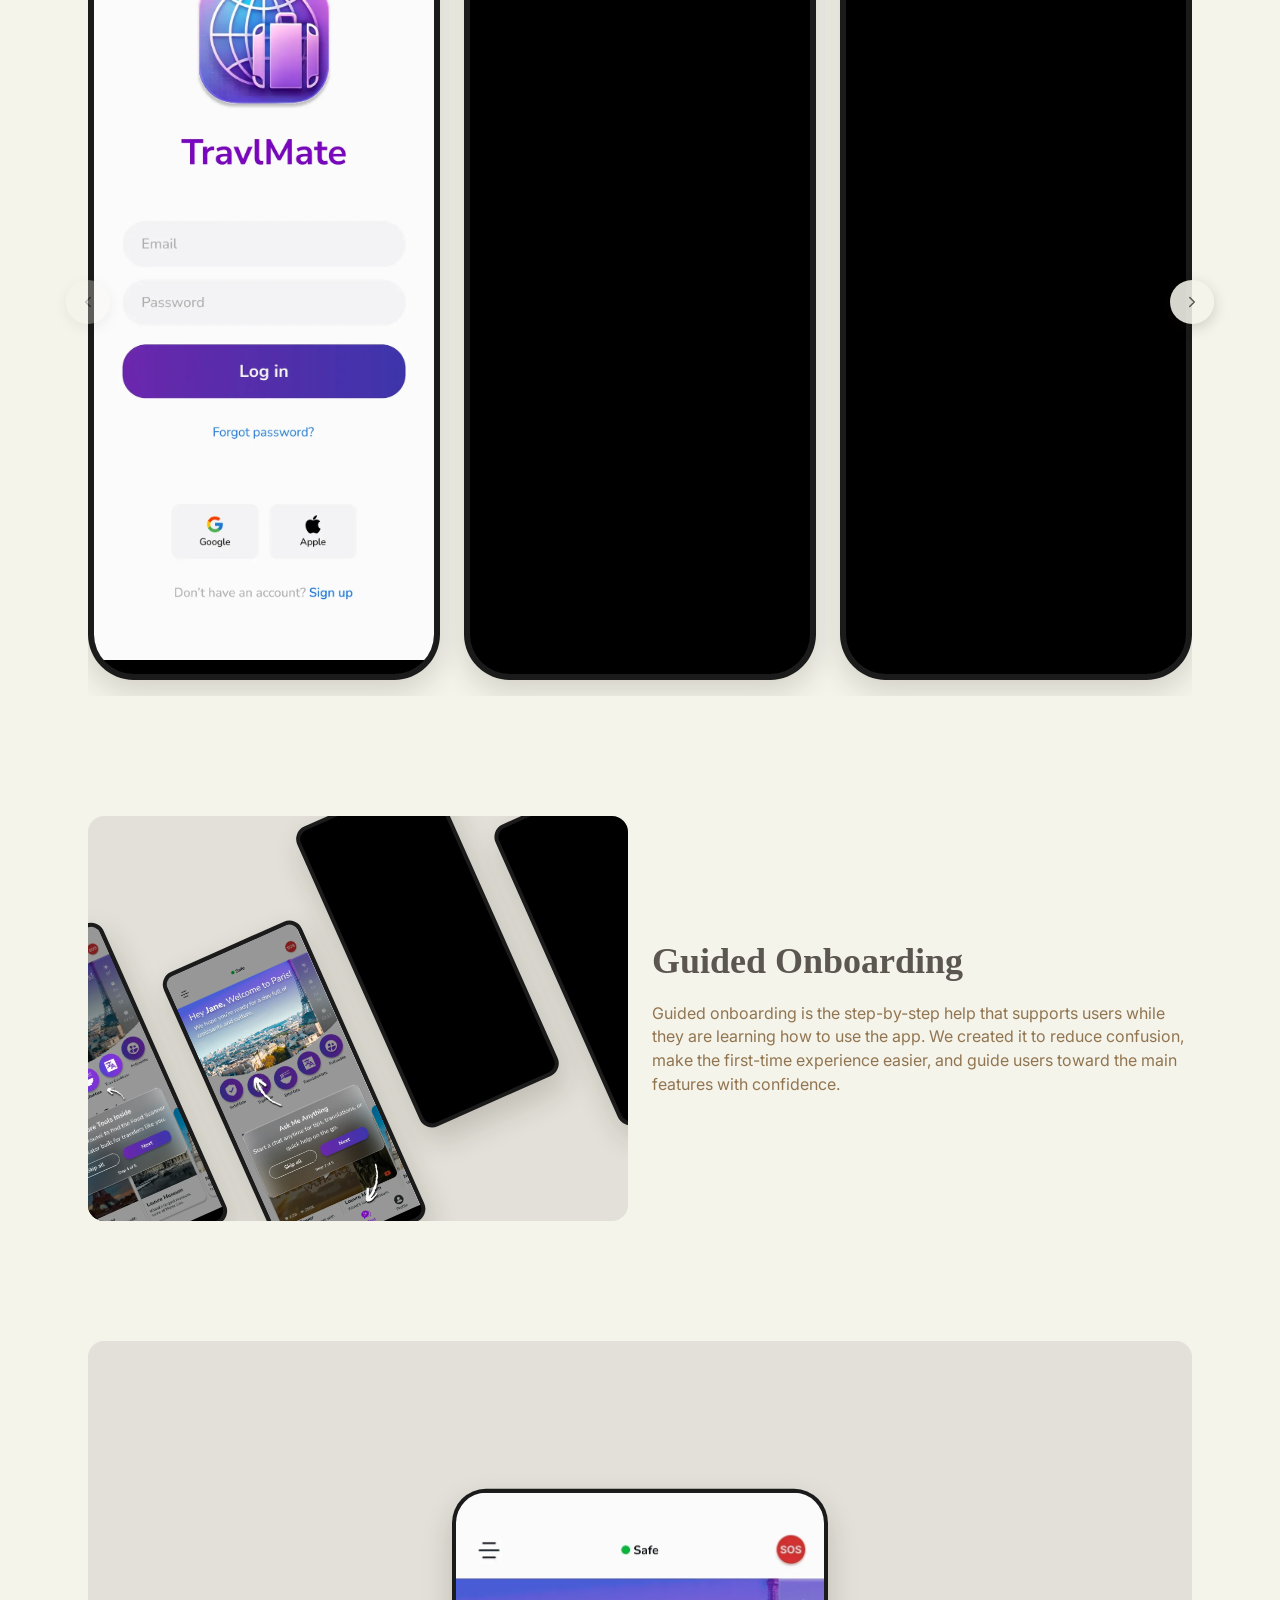
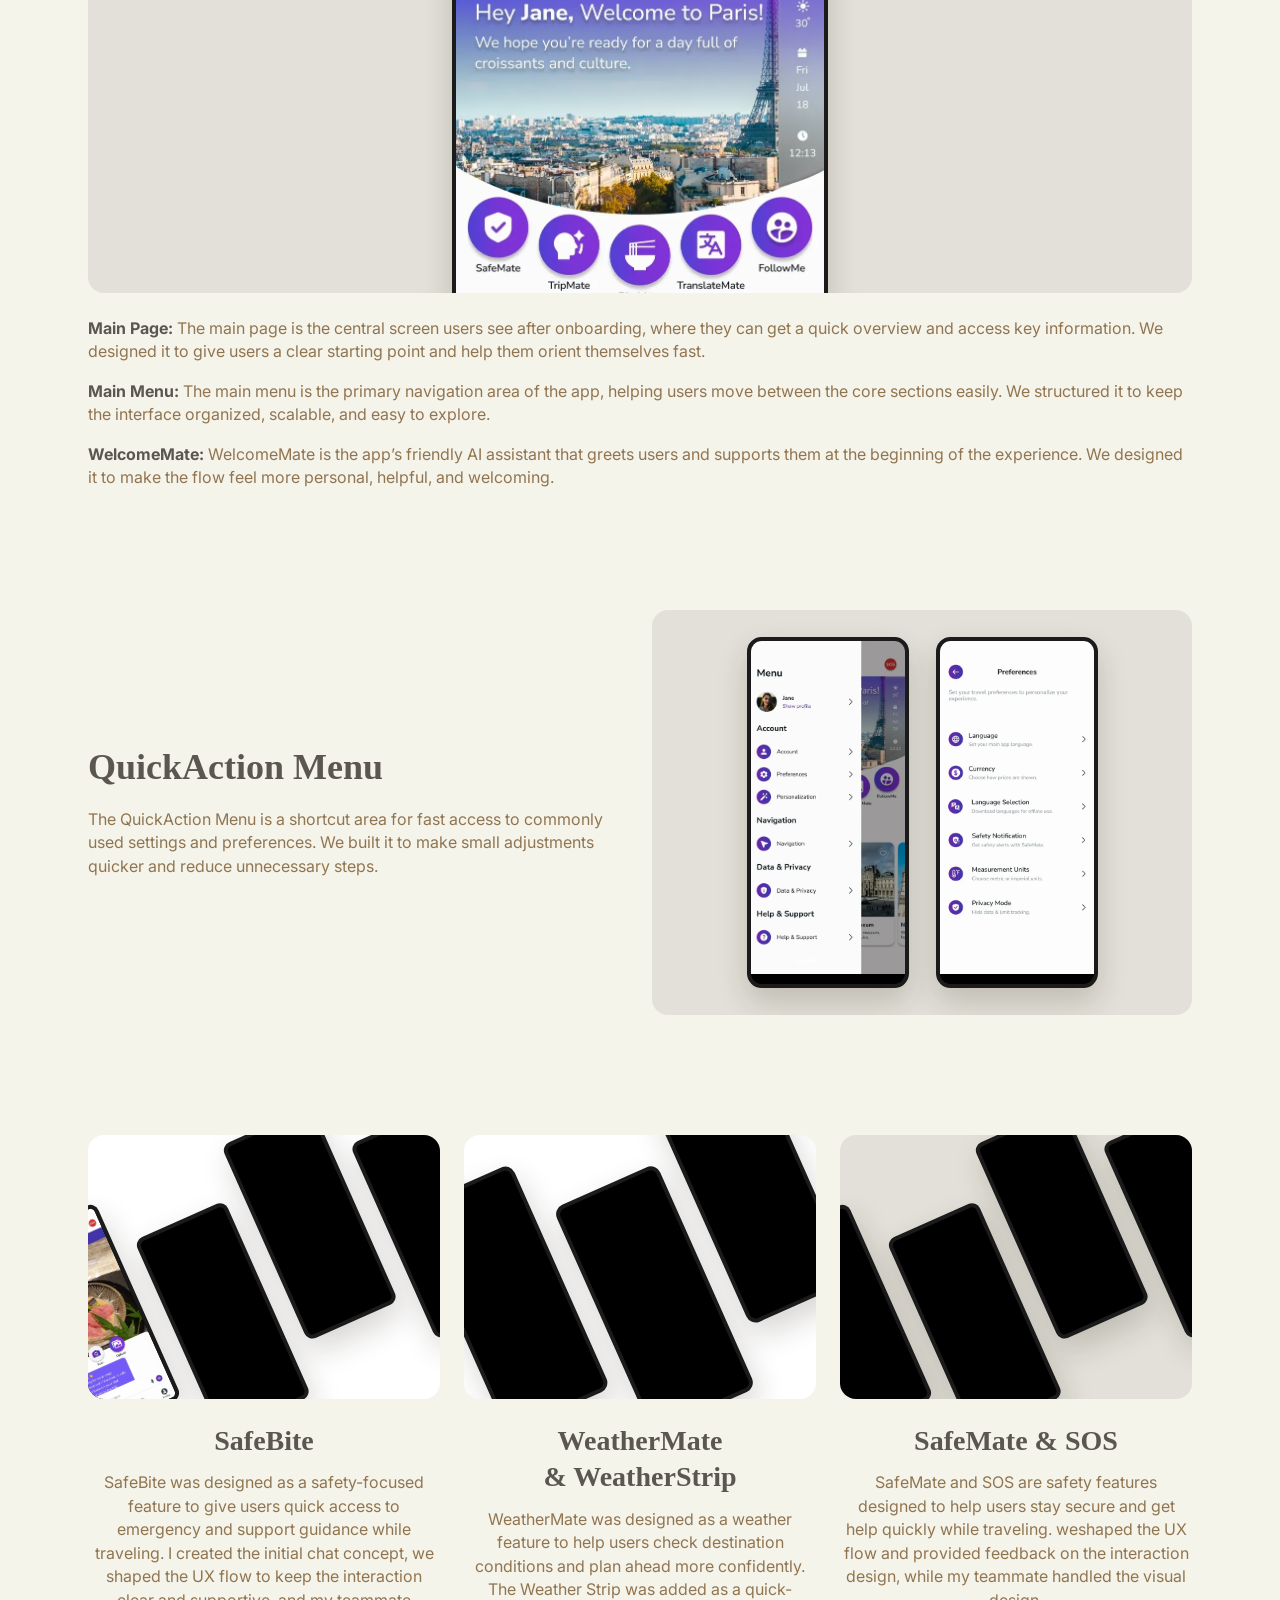
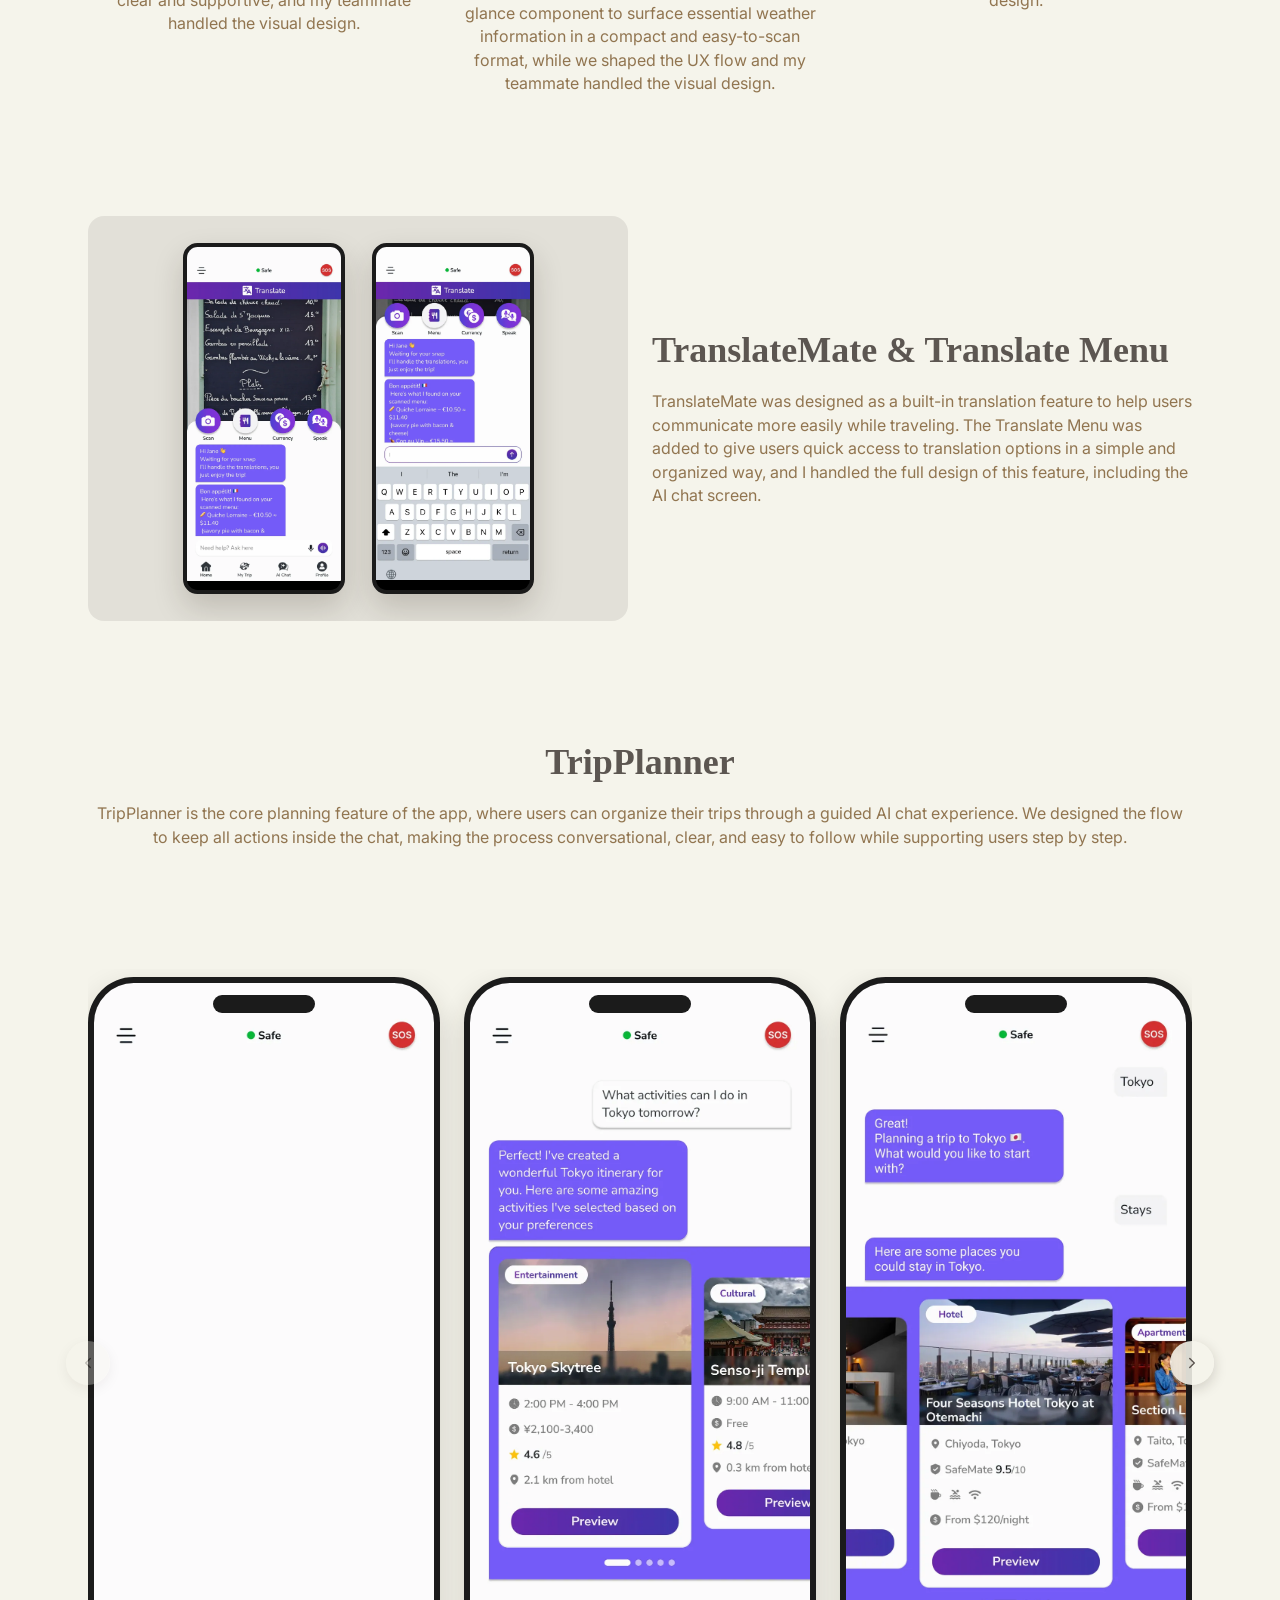
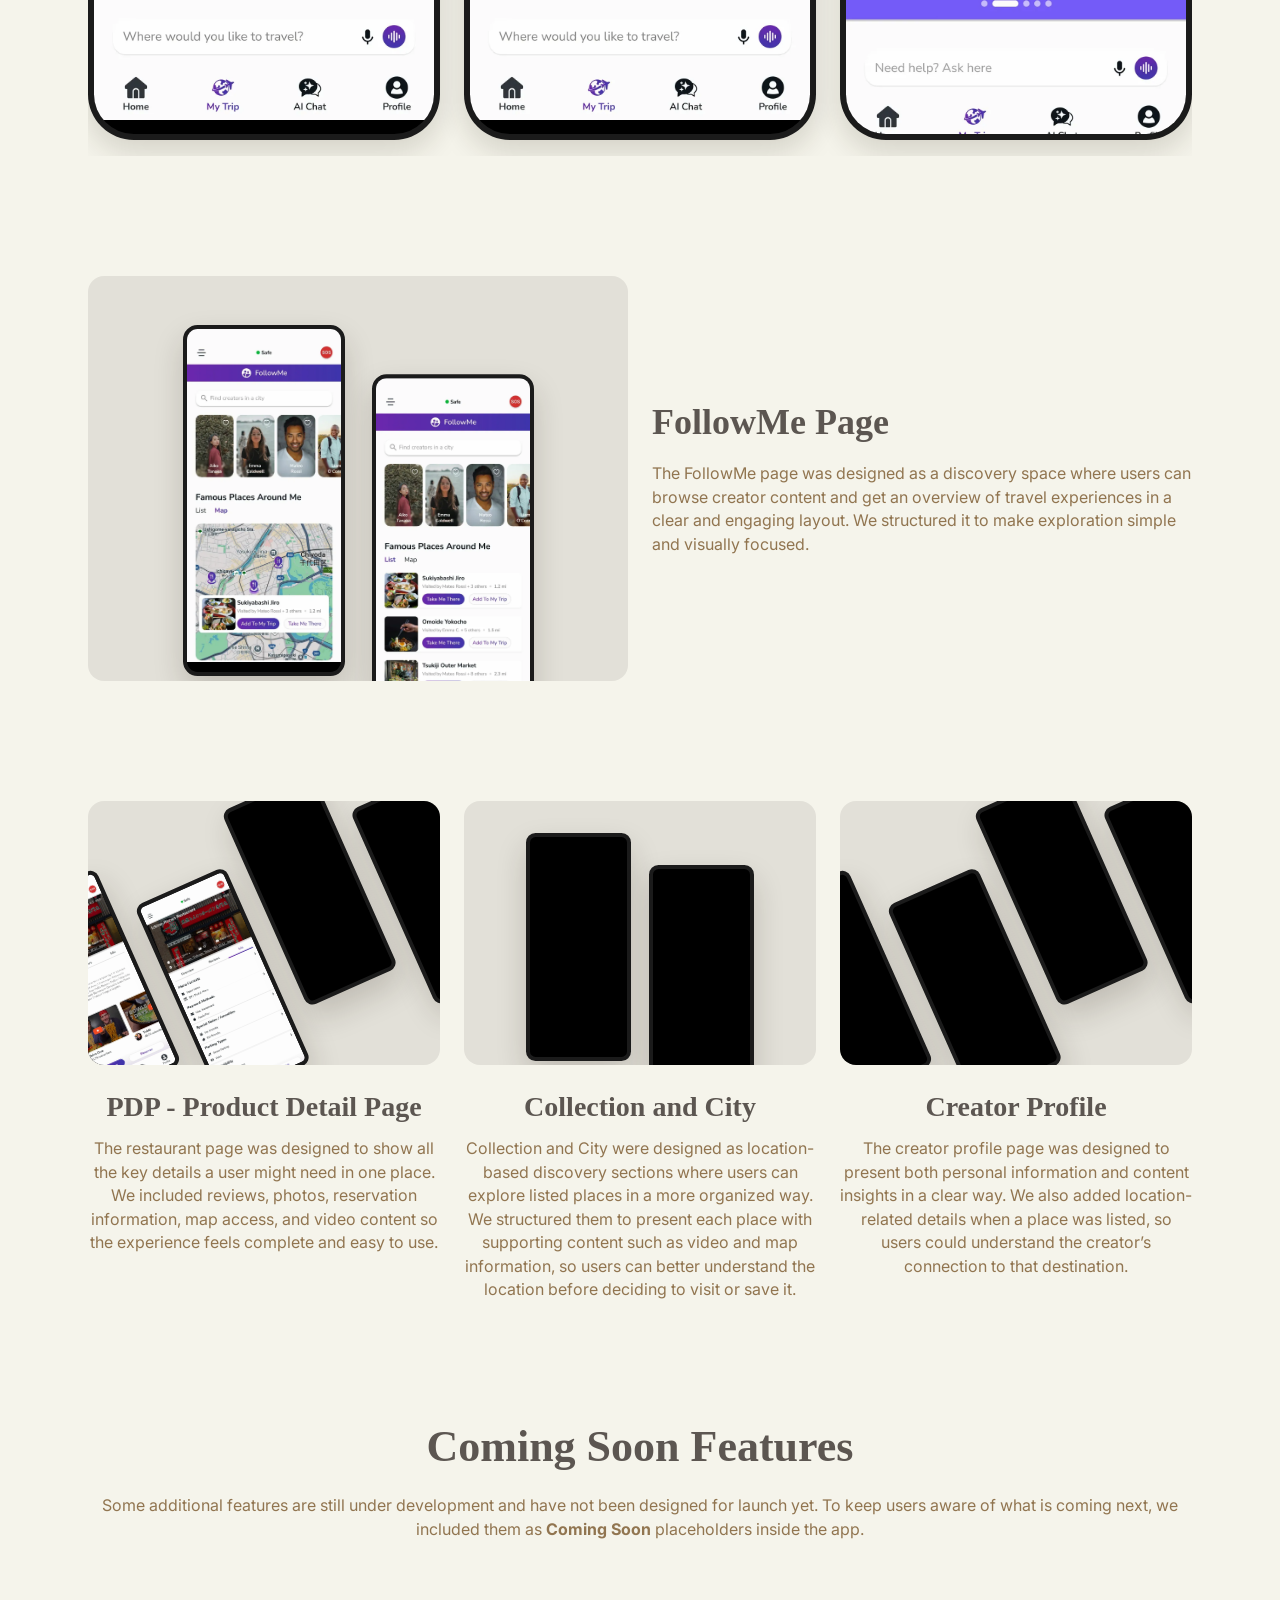
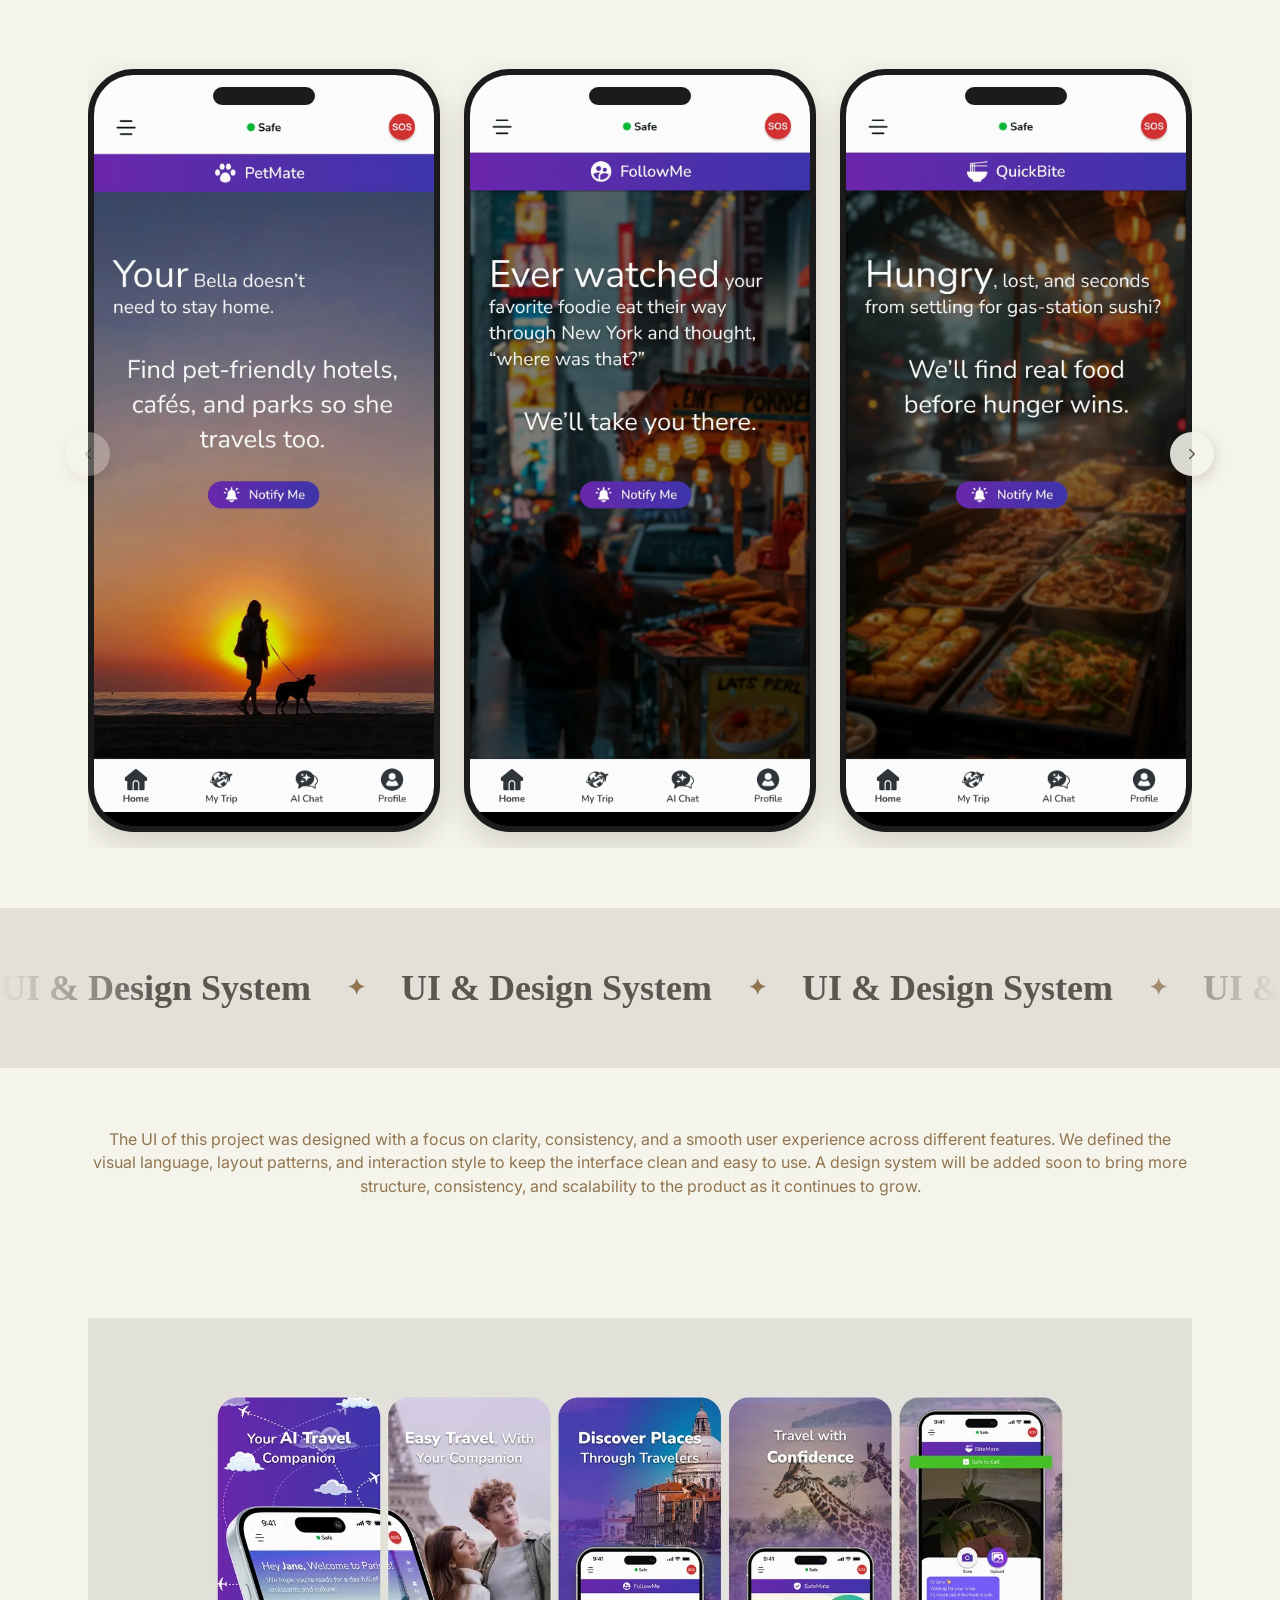
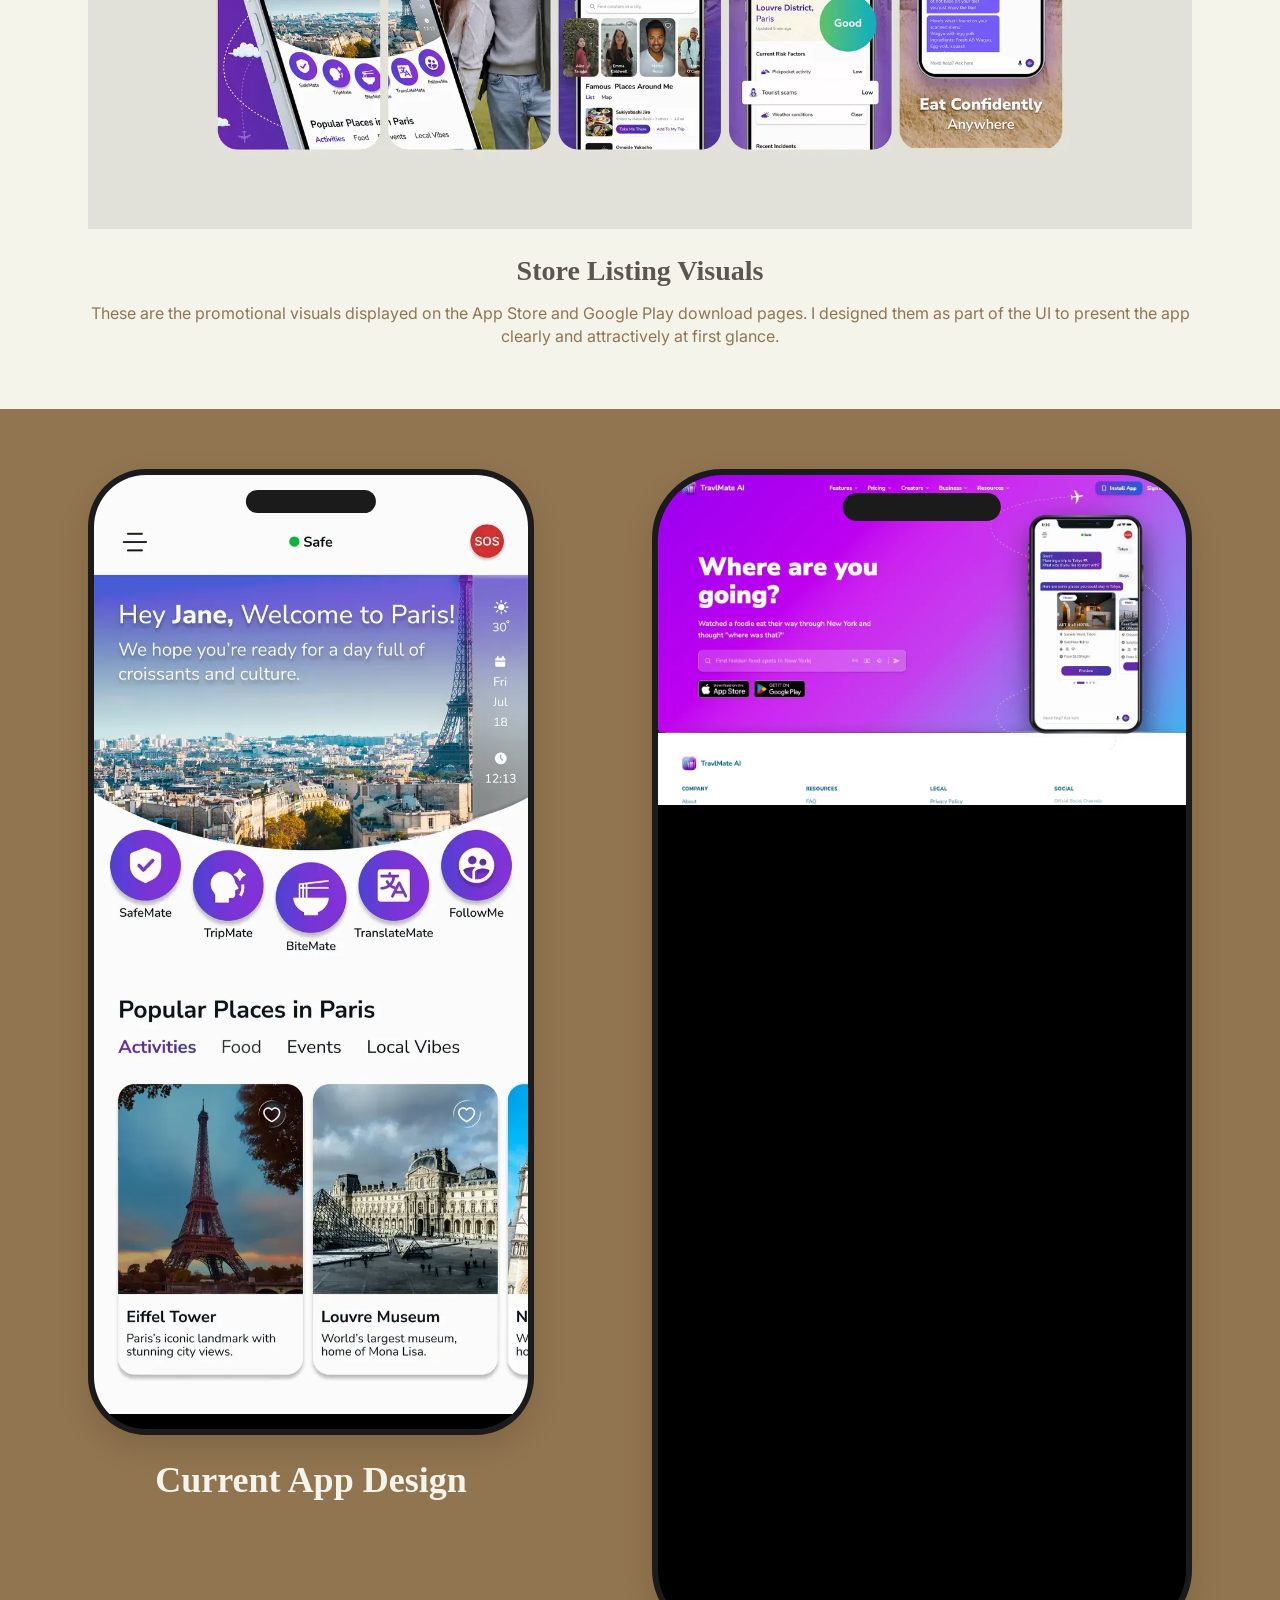
<file: travlmate.html>
<!doctype html>
<html lang="en">
<head>
<meta charset="utf-8">
<meta name="viewport" content="width=device-width, initial-scale=1, viewport-fit=cover">
<title>TravlMate — lily shaker&#x27;s Portfolio</title>
<meta name="description" content="An AI-powered travel super app and website, designed end-to-end to support users across every stage of their journey, currently preparing for release.">
<meta property="og:title" content="TravlMate — lily shaker&#x27;s Portfolio">
<meta property="og:description" content="An AI-powered travel super app and website, designed end-to-end to support users across every stage of their journey, currently preparing for release.">
<meta property="og:type" content="website">
<meta name="theme-color" content="#F5F4EB">
<link rel="icon" href="assets/img/photo_2025-04-30_170219-removebg-preview-c342f74a-4d41-411a-.webp">
<link rel="preconnect" href="https://fonts.googleapis.com">
<link rel="preconnect" href="https://fonts.gstatic.com" crossorigin>
<link rel="stylesheet" href="https://fonts.googleapis.com/css2?family=Inter:wght@400;700&display=swap">
<link rel="stylesheet" href="https://api.fontshare.com/v2/css?f[]=gambetta@600,700&display=swap">
<link rel="stylesheet" href="assets/css/style.css">
</head>
<body>
<header class="nav">
  <div class="wrap">
    <a class="logo" href="index.html" aria-label="Lily Shaker, home"><img src="assets/img/photo_2025-04-30_170219-removebg-preview-c342f74a-4d41-411a-.webp" alt="Lily Shaker logo" width="31" height="40"></a>
    <nav class="nav-links" aria-label="Main"><a href="index.html">Projects</a><a href="about.html">About</a><a href="https://www.linkedin.com/in/lilyshaker" aria-current="page" target="_blank" rel="noopener">Linkedin</a><a href="assets/Lily_Shaker_Resume.pdf" aria-current="page" target="_blank" rel="noopener">Resume</a><a class="btn" href="contact.html">Let's connect!</a></nav>
    <button class="menu-btn" type="button" aria-label="Open menu" aria-expanded="false" aria-controls="menu"><svg viewBox="0 0 24 24" fill="none" stroke="currentColor" stroke-width="1.6" stroke-linecap="round"><path d="M4 7h16M4 12h16M4 17h16"/></svg></button>
  </div>
</header>
<div class="overlay" id="menu" aria-hidden="true">
  <div class="top">
    <a class="logo" href="index.html" aria-label="Lily Shaker, home"><img src="assets/img/photo_2025-04-30_170219-removebg-preview-c342f74a-4d41-411a-.webp" alt="" width="31" height="40"></a>
    <button class="close" type="button" aria-label="Close menu"><svg viewBox="0 0 24 24" fill="none" stroke="currentColor" stroke-width="1.6" stroke-linecap="round"><path d="M5 5l14 14M19 5L5 19"/></svg></button>
  </div>
  <nav aria-label="Menu"><a href="index.html">Projects</a><a href="about.html">About</a><a href="https://www.linkedin.com/in/lilyshaker" aria-current="page" target="_blank" rel="noopener">Linkedin</a><a href="assets/Lily_Shaker_Resume.pdf" aria-current="page" target="_blank" rel="noopener">Resume</a><a class="btn" href="contact.html">Let's connect!</a></nav>
</div>
<main>
<section class="sec cs-hero" id="section-0" style="--pt:60px;--pb:60px"><div class="wrap"><div class="grid12"><div style="grid-column:1/7" class="rich align-left"><h2><span class="pc1">TravlMate AI</span></h2><p><span class="pc2">An <strong>AI-powered</strong> travel <strong>super app</strong> and <strong>website</strong>, designed <strong>end-to-end</strong> to support users across every stage of their journey, currently <strong>preparing for release</strong>.</span></p></div><div style="grid-column:7/13" class="media hero-media"><div class="phone-frame"><img src="assets/img/EGGqQSxTutRrgRSz.webp" alt="App screen" width="751" height="1626" loading="lazy" decoding="async" class="zoom"></div></div></div></div></section><section class="sec " id="section-1" style="--pt:60px;--pb:60px"><div class="wrap"><div class="grid12"><div style="grid-column:1/13" class="rich align-center reveal"><h3>Overview</h3><p><strong>TravlMate</strong> has been an <strong>ongoing</strong> UX/UI project led by a <strong>three-person design team</strong> since last year. We worked collaboratively and <strong>shared responsibilities</strong> across the entire process, from <strong>research and wireframing to high-fidelity UI, prototyping, and website structure</strong>. The project started with an intensive design phase and later shifted into a slower iteration stage as development began, with the current version <strong>being coded for launch</strong>. We used <strong>Figma, Miro, and Discord</strong> to collaborate throughout the process.</p></div></div></div></section><section class="sec " id="section-2" style="--pt:60px;--pb:60px;background-color:rgb(145, 117, 80)"><div class="sec-glow" style="--glow:rgb(245, 244, 235)" aria-hidden="true"></div><div class="wrap"><div class="grid12 cards"><div style="grid-column:1/7;--cbg:#E2E0D8" class="card rich align-center reveal"><h3>Challenge</h3><p>Travelers need a single app that unifies all essential travel needs in one seamless experience.</p></div><div style="grid-column:7/13;--cbg:#E2E0D8" class="card rich align-center reveal"><h3>Role</h3><p>UX/UI Designer across research, information architecture, and prototypingTeam</p></div><div style="grid-column:1/7;--cbg:#E2E0D8" class="card rich align-center reveal"><h3>Scope</h3><p>End-to-end mobile app and informational website</p></div><div style="grid-column:7/13;--cbg:#E2E0D8" class="card rich align-center reveal"><h3><strong>Status</strong></h3><p>In development for launch</p></div></div></div></section><section class="sec " id="section-3" style="--pt:60px;--pb:60px"><div class="wrap"><div class="grid12"><div style="grid-column:1/13" class="rich align-center reveal"><h3>Project Goals</h3><p>Create a <strong>single platform</strong> for core <strong>travel needs</strong>.</p><p><strong>Reduce friction</strong> caused by <strong>switching between multiple apps</strong>.</p><p>Support travelers with <strong>booking</strong>, <strong>navigation</strong>, <strong>translation</strong>, <strong>safety</strong>, and <strong>discovery</strong>.</p><p>Design an <strong>intuitive</strong>, <strong>user-centered experience</strong> across app and web.</p><p>Enable <strong>AI-driven assistance</strong> for <strong>faster</strong>, <strong>smarter</strong> travel support</p></div></div></div></section><section class="sec " id="section-4" style="--pt:60px;--pb:60px"><div class="wrap"><div class="grid12"><figure style="grid-column:1/7" class="media reveal"><img src="assets/img/Design_community-amico-73e9465e-bddc-4b01-ba4a-7eac851773ec.webp" alt="Project image" width="1800" height="1800" loading="lazy" decoding="async" class="zoom"></figure><div style="grid-column:7/13" class="rich align-left reveal"><h2>Design Approach</h2><p>The project followed an iterative design approach guided by product direction and feedback from the project lead. I applied my UX background to shape information structure, user flows, and interaction decisions, ensuring the experience stayed intuitive and consistent across both app and website.</p></div></div></div></section><section class="sec " id="section-5" style="--pt:60px;--pb:60px"><div class="wrap"><div class="grid12"><div style="grid-column:1/8" class="rich align-left reveal"><h3><strong>Design Priorities</strong></h3><ul><li><p>Unify essential travel needs in one seamless experience</p></li><li><p>Simplify navigation and content discovery</p></li><li><p>Build a clear information structure for fast decision-making</p></li><li><p>Ensure consistency across app and website experiences</p></li><li><p>Support users with AI-driven assistance and real-time travel needs</p></li></ul></div><figure style="grid-column:9/13" class="media reveal"><img src="assets/img/waterfall_method-amico-01c59b48-2bd2-4e10-b6ac-7c607bb0e194.webp" alt="Project image" width="1800" height="1800" loading="lazy" decoding="async" class="zoom"></figure></div></div></section><section class="sec marquee-sec" id="section-6" style="--pt:60px;--pb:60px;background-color:rgb(226, 224, 216)"><div class=""><div class="marquee" role="text" aria-label="TravlMate Website"><div class="marquee-track" aria-hidden="true"><span>TravlMate Website</span><span class="sep" aria-hidden="true">✦</span><span>TravlMate Website</span><span class="sep" aria-hidden="true">✦</span><span>TravlMate Website</span><span class="sep" aria-hidden="true">✦</span><span>TravlMate Website</span><span class="sep" aria-hidden="true">✦</span><span>TravlMate Website</span><span class="sep" aria-hidden="true">✦</span><span>TravlMate Website</span><span class="sep" aria-hidden="true">✦</span><span>TravlMate Website</span><span class="sep" aria-hidden="true">✦</span><span>TravlMate Website</span><span class="sep" aria-hidden="true">✦</span><span>TravlMate Website</span><span class="sep" aria-hidden="true">✦</span><span>TravlMate Website</span><span class="sep" aria-hidden="true">✦</span><span>TravlMate Website</span><span class="sep" aria-hidden="true">✦</span><span>TravlMate Website</span><span class="sep" aria-hidden="true">✦</span></div></div></div></section><section class="sec " id="section-7" style="--pt:60px;--pb:60px"><div class="wrap"><div class="grid12"><div style="grid-column:1/13" class="rich align-center reveal"><h2>Website Evolution</h2><p>The website went through several design directions as we refined its purpose and content hierarchy. The first version was too information-heavy, with too much detail for users to scan quickly, and its layout did not align well with the app experience. In the second version, we shifted the hero section and introduced animation to make the page more engaging, while also prioritizing the most important content. However, the page still felt crowded and did not fully solve the clarity issue. In the third version, we added a CTA in the hero and introduced the app demo beside it so users could immediately understand the product and see how the app works in context. We also highlighted the most distinctive features to give the website a stronger product story. In the final version, we simplified the experience further and moved toward a more information-led structure, where the key content is organized through navigation instead of being spread across a long page.</p></div></div></div></section><section class="sec " id="section-8" style="--pt:60px;--pb:30px"><div class="wrap"><div class="grid12"><div style="grid-column:3/11" class="slider reveal" data-slider><div class="slider-track"><div class="slide"><div class="browser-frame scroll"><div class="bar"><i></i><i></i><i></i></div><div class="scroll-area" tabindex="0" aria-label="Scrollable page preview"><img src="assets/img/Desktop_-_10-c89ce3bf-83b6-4cba-b428-f00b879763c9.webp" alt="Website screen" width="607" height="2880" loading="lazy" decoding="async" class=""></div></div></div><div class="slide"><div class="browser-frame scroll"><div class="bar"><i></i><i></i><i></i></div><div class="scroll-area" tabindex="0" aria-label="Scrollable page preview"><img src="assets/img/FINAL_version-eff67e36-16f0-451b-bf8a-e941843a2c72.webp" alt="Website screen" width="452" height="2880" loading="lazy" decoding="async" class=""></div></div></div><div class="slide"><div class="browser-frame scroll"><div class="bar"><i></i><i></i><i></i></div><div class="scroll-area" tabindex="0" aria-label="Scrollable page preview"><img src="assets/img/website-9e1c44bc-c0f1-4274-b490-18a36d53c746.webp" alt="Website screen" width="720" height="2880" loading="lazy" decoding="async" class=""></div></div></div></div><button class="slider-arrow prev" type="button" aria-label="Previous"><svg viewBox="0 0 24 24" fill="none" stroke="currentColor" stroke-width="2" stroke-linecap="round" stroke-linejoin="round"><path d="M15 18l-6-6 6-6"/></svg></button><button class="slider-arrow next" type="button" aria-label="Next"><svg viewBox="0 0 24 24" fill="none" stroke="currentColor" stroke-width="2" stroke-linecap="round" stroke-linejoin="round"><path d="M9 18l6-6-6-6"/></svg></button><div class="dots"><button class="dot active" type="button" aria-label="Show image 1"></button><button class="dot" type="button" aria-label="Show image 2"></button><button class="dot" type="button" aria-label="Show image 3"></button></div></div></div></div></section><section class="sec " id="section-9" style="--pt:60px;--pb:60px"><div class="wrap"><div class="grid12"><div style="grid-column:1/13" class="slider carousel reveal" data-slider style="--cols:3"><div class="slider-track"><div class="slide"><div class="phone-frame scrollable"><img src="assets/img/Final_Mobile_1-0f8f2062-ad47-46ab-9e5b-c8081c7eb523.webp" alt="App screen" width="149" height="2880" loading="lazy" decoding="async" class="zoom"></div></div><div class="slide"><div class="phone-frame scrollable"><img src="assets/img/NEW_MOBILE_2-a48d1235-3593-4603-9365-d45d022292e5.webp" alt="App screen" width="207" height="2880" loading="lazy" decoding="async" class="zoom"></div></div><div class="slide"><div class="phone-frame scrollable"><img src="assets/img/Final_Mobile_1-0f8f2062-ad47-46ab-9e5b-c8081c7eb523.webp" alt="App screen" width="149" height="2880" loading="lazy" decoding="async" class="zoom"></div></div><div class="slide"><div class="phone-frame scrollable"><img src="assets/img/NEW_MOBILE_2-a48d1235-3593-4603-9365-d45d022292e5.webp" alt="App screen" width="207" height="2880" loading="lazy" decoding="async" class="zoom"></div></div><div class="slide"><div class="phone-frame scrollable"><img src="assets/img/Final_Mobile_1-0f8f2062-ad47-46ab-9e5b-c8081c7eb523.webp" alt="App screen" width="149" height="2880" loading="lazy" decoding="async" class="zoom"></div></div><div class="slide"><div class="phone-frame scrollable"><img src="assets/img/NEW_MOBILE_2-a48d1235-3593-4603-9365-d45d022292e5.webp" alt="App screen" width="207" height="2880" loading="lazy" decoding="async" class="zoom"></div></div><div class="slide"><div class="phone-frame scrollable"><img src="assets/img/Final_Mobile_1-0f8f2062-ad47-46ab-9e5b-c8081c7eb523.webp" alt="App screen" width="149" height="2880" loading="lazy" decoding="async" class="zoom"></div></div><div class="slide"><div class="phone-frame scrollable"><img src="assets/img/NEW_MOBILE_2-a48d1235-3593-4603-9365-d45d022292e5.webp" alt="App screen" width="207" height="2880" loading="lazy" decoding="async" class="zoom"></div></div><div class="slide"><div class="phone-frame scrollable"><img src="assets/img/Final_Mobile_1-0f8f2062-ad47-46ab-9e5b-c8081c7eb523.webp" alt="App screen" width="149" height="2880" loading="lazy" decoding="async" class="zoom"></div></div><div class="slide"><div class="phone-frame scrollable"><img src="assets/img/NEW_MOBILE_2-a48d1235-3593-4603-9365-d45d022292e5.webp" alt="App screen" width="207" height="2880" loading="lazy" decoding="async" class="zoom"></div></div><div class="slide"><div class="phone-frame scrollable"><img src="assets/img/Final_Mobile_1-0f8f2062-ad47-46ab-9e5b-c8081c7eb523.webp" alt="App screen" width="149" height="2880" loading="lazy" decoding="async" class="zoom"></div></div><div class="slide"><div class="phone-frame scrollable"><img src="assets/img/NEW_MOBILE_2-a48d1235-3593-4603-9365-d45d022292e5.webp" alt="App screen" width="207" height="2880" loading="lazy" decoding="async" class="zoom"></div></div></div><button class="slider-arrow prev" type="button" aria-label="Previous"><svg viewBox="0 0 24 24" fill="none" stroke="currentColor" stroke-width="2" stroke-linecap="round" stroke-linejoin="round"><path d="M15 18l-6-6 6-6"/></svg></button><button class="slider-arrow next" type="button" aria-label="Next"><svg viewBox="0 0 24 24" fill="none" stroke="currentColor" stroke-width="2" stroke-linecap="round" stroke-linejoin="round"><path d="M9 18l6-6-6-6"/></svg></button></div></div></div></section><section class="sec " id="section-10" style="--pt:60px;--pb:60px"><div class="wrap"><div class="grid12"><div style="grid-column:1/13" class="rich align-center reveal"><h3><strong>Final Website Direction</strong></h3><p><br/>The website was designed as a web-based preview and learning layer for the TravlMate app, helping users understand the product through direct interaction rather than a long explanatory page. Instead of placing all content on the homepage, the most relevant information is organized through navigation, while the hero and app preview introduce the experience in a more focused way. This <strong>design may still</strong> <strong>evolve</strong>, as it <strong>needs to keep aligning with user needs</strong> and <strong>feedback to reach the strongest possible solution</strong>.</p></div></div></div></section><section class="sec " id="section-11" style="--pt:60px;--pb:60px;background-color:rgb(145, 117, 80)"><div class="sec-glow" style="--glow:rgb(245, 244, 235)" aria-hidden="true"></div><div class="wrap"><div class="grid12"><div style="grid-column:1/13" class="slider carousel reveal" data-slider style="--cols:8"><div class="slider-track"><div class="slide"><div class="browser-frame"><div class="bar"><i></i><i></i><i></i></div><img src="assets/img/Frame_2_1-2a32b091-f815-4e3f-8624-10e459bf10b9.webp" alt="Website screen" width="1421" height="1213" loading="lazy" decoding="async" class="zoom"></div></div><div class="slide"><div class="browser-frame"><div class="bar"><i></i><i></i><i></i></div><img src="assets/img/Frame_3_1-326ed488-b93d-434c-8efc-f7c3e28bfd8f.webp" alt="Website screen" width="1421" height="1196" loading="lazy" decoding="async" class="zoom"></div></div><div class="slide"><div class="browser-frame"><div class="bar"><i></i><i></i><i></i></div><img src="assets/img/Frame_4_1-c08a2d09-895f-4344-96d1-8ff07e3085a8.webp" alt="Website screen" width="1421" height="1196" loading="lazy" decoding="async" class="zoom"></div></div><div class="slide"><div class="browser-frame"><div class="bar"><i></i><i></i><i></i></div><img src="assets/img/Frame_5_1-680728aa-1dfa-42e8-93d2-31a44bf5221b.webp" alt="Website screen" width="1421" height="1196" loading="lazy" decoding="async" class="zoom"></div></div><div class="slide"><div class="browser-frame"><div class="bar"><i></i><i></i><i></i></div><img src="assets/img/Frame_6-5ad34d82-b7fe-4b80-94b6-68b9547fb423.webp" alt="Website screen" width="1421" height="1196" loading="lazy" decoding="async" class="zoom"></div></div><div class="slide"><div class="browser-frame"><div class="bar"><i></i><i></i><i></i></div><img src="assets/img/Frame_7_1-4c5ee6be-c666-4a9d-a944-23f1be420d98.webp" alt="Website screen" width="1421" height="1196" loading="lazy" decoding="async" class="zoom"></div></div><div class="slide"><div class="browser-frame"><div class="bar"><i></i><i></i><i></i></div><img src="assets/img/Frame_2_1-2a32b091-f815-4e3f-8624-10e459bf10b9.webp" alt="Website screen" width="1421" height="1213" loading="lazy" decoding="async" class="zoom"></div></div><div class="slide"><div class="browser-frame"><div class="bar"><i></i><i></i><i></i></div><img src="assets/img/Frame_3_1-326ed488-b93d-434c-8efc-f7c3e28bfd8f.webp" alt="Website screen" width="1421" height="1196" loading="lazy" decoding="async" class="zoom"></div></div><div class="slide"><div class="browser-frame"><div class="bar"><i></i><i></i><i></i></div><img src="assets/img/Frame_4_1-c08a2d09-895f-4344-96d1-8ff07e3085a8.webp" alt="Website screen" width="1421" height="1196" loading="lazy" decoding="async" class="zoom"></div></div><div class="slide"><div class="browser-frame"><div class="bar"><i></i><i></i><i></i></div><img src="assets/img/Frame_5_1-680728aa-1dfa-42e8-93d2-31a44bf5221b.webp" alt="Website screen" width="1421" height="1196" loading="lazy" decoding="async" class="zoom"></div></div><div class="slide"><div class="browser-frame"><div class="bar"><i></i><i></i><i></i></div><img src="assets/img/Frame_6-5ad34d82-b7fe-4b80-94b6-68b9547fb423.webp" alt="Website screen" width="1421" height="1196" loading="lazy" decoding="async" class="zoom"></div></div><div class="slide"><div class="browser-frame"><div class="bar"><i></i><i></i><i></i></div><img src="assets/img/Frame_7_1-4c5ee6be-c666-4a9d-a944-23f1be420d98.webp" alt="Website screen" width="1421" height="1196" loading="lazy" decoding="async" class="zoom"></div></div></div><button class="slider-arrow prev" type="button" aria-label="Previous"><svg viewBox="0 0 24 24" fill="none" stroke="currentColor" stroke-width="2" stroke-linecap="round" stroke-linejoin="round"><path d="M15 18l-6-6 6-6"/></svg></button><button class="slider-arrow next" type="button" aria-label="Next"><svg viewBox="0 0 24 24" fill="none" stroke="currentColor" stroke-width="2" stroke-linecap="round" stroke-linejoin="round"><path d="M9 18l6-6-6-6"/></svg></button></div></div></div></section><section class="sec marquee-sec" id="section-12" style="--pt:60px;--pb:60px;background-color:rgb(226, 224, 216)"><div class=""><div class="marquee" role="text" aria-label="TravlMate App"><div class="marquee-track" aria-hidden="true"><span>TravlMate App</span><span class="sep" aria-hidden="true">✦</span><span>TravlMate App</span><span class="sep" aria-hidden="true">✦</span><span>TravlMate App</span><span class="sep" aria-hidden="true">✦</span><span>TravlMate App</span><span class="sep" aria-hidden="true">✦</span><span>TravlMate App</span><span class="sep" aria-hidden="true">✦</span><span>TravlMate App</span><span class="sep" aria-hidden="true">✦</span><span>TravlMate App</span><span class="sep" aria-hidden="true">✦</span><span>TravlMate App</span><span class="sep" aria-hidden="true">✦</span><span>TravlMate App</span><span class="sep" aria-hidden="true">✦</span><span>TravlMate App</span><span class="sep" aria-hidden="true">✦</span><span>TravlMate App</span><span class="sep" aria-hidden="true">✦</span><span>TravlMate App</span><span class="sep" aria-hidden="true">✦</span></div></div></div></section><section class="sec " id="section-13" style="--pt:60px;--pb:60px"><div class="wrap"><div class="grid12"><div style="grid-column:1/13" class="rich align-center reveal"><h3>Onboarding Mate</h3><p>The app starts with a short onboarding flow that introduces TravlMate and asks a few simple questions to understand the user’s travel context and preferences. This helps personalize the experience from the beginning, so the app can surface more relevant tools, recommendations, and content after login.</p></div></div></div></section><section class="sec " id="section-14" style="--pt:60px;--pb:60px"><div class="wrap"><div class="grid12"><div style="grid-column:1/13" class="slider carousel reveal" data-slider style="--cols:3"><div class="slider-track"><div class="slide"><div class="phone-frame"><img src="assets/img/main_splash_screen-e8e596b2-fd49-481f-ac76-03784e99b7a4.webp" alt="App screen" width="900" height="1951" loading="lazy" decoding="async" class="zoom"></div></div><div class="slide"><div class="phone-frame"><img src="assets/img/Reset_password-f6f80181-2afe-4be5-9678-408656a08731.webp" alt="App screen" width="900" height="1951" loading="lazy" decoding="async" class="zoom"></div></div><div class="slide"><div class="phone-frame"><img src="assets/img/Reset_password_1-726945b0-1324-491f-8941-e4915c74b9e7.webp" alt="App screen" width="900" height="1951" loading="lazy" decoding="async" class="zoom"></div></div><div class="slide"><div class="phone-frame"><img src="assets/img/Reset_password_2-d0a18476-a04a-4d86-99bb-0c889ef9b4fe.webp" alt="App screen" width="900" height="1951" loading="lazy" decoding="async" class="zoom"></div></div><div class="slide"><div class="phone-frame"><img src="assets/img/Reset_password_3-d3317bb7-84c8-44a8-814c-b54152a65f08.webp" alt="App screen" width="900" height="1951" loading="lazy" decoding="async" class="zoom"></div></div><div class="slide"><div class="phone-frame"><img src="assets/img/create_an_account-e7fd230e-b997-494f-b930-1e85d32a7907.webp" alt="App screen" width="900" height="1951" loading="lazy" decoding="async" class="zoom"></div></div><div class="slide"><div class="phone-frame scrollable"><img src="assets/img/terms_of_service_4-9a090843-18ea-4540-8790-2b28d490add1.webp" alt="App screen" width="262" height="2880" loading="lazy" decoding="async" class="zoom"></div></div><div class="slide"><div class="phone-frame"><img src="assets/img/Q1-c337ca07-40b6-46b8-96ac-9ab8c94a11a3.webp" alt="App screen" width="900" height="1951" loading="lazy" decoding="async" class="zoom"></div></div><div class="slide"><div class="phone-frame"><img src="assets/img/Q5-0d9deca1-a2a6-4906-bab1-df9a5c7a645c.webp" alt="App screen" width="900" height="1951" loading="lazy" decoding="async" class="zoom"></div></div><div class="slide"><div class="phone-frame"><img src="assets/img/Q3-011756ea-ae56-4ecb-8195-c1acd8a15f95.webp" alt="App screen" width="900" height="1951" loading="lazy" decoding="async" class="zoom"></div></div><div class="slide"><div class="phone-frame"><img src="assets/img/Q4-1968ffaa-24a3-4c9e-9271-c5567d2b5714.webp" alt="App screen" width="900" height="1951" loading="lazy" decoding="async" class="zoom"></div></div><div class="slide"><div class="phone-frame"><img src="assets/img/Q6-a12cd060-dd66-4934-a97d-16e9757daea9.webp" alt="App screen" width="900" height="1951" loading="lazy" decoding="async" class="zoom"></div></div><div class="slide"><div class="phone-frame"><img src="assets/img/Q2-39d7229b-1793-4efb-8c8e-19a1dcc10398.webp" alt="App screen" width="900" height="1951" loading="lazy" decoding="async" class="zoom"></div></div><div class="slide"><div class="phone-frame"><img src="assets/img/Q7-2cf758dd-7699-4500-9f24-98b578bb83a7.webp" alt="App screen" width="900" height="1951" loading="lazy" decoding="async" class="zoom"></div></div><div class="slide"><div class="phone-frame"><img src="assets/img/confirm-a02ee307-673f-4f27-931d-ba93d43a1d74.webp" alt="App screen" width="900" height="1951" loading="lazy" decoding="async" class="zoom"></div></div></div><button class="slider-arrow prev" type="button" aria-label="Previous"><svg viewBox="0 0 24 24" fill="none" stroke="currentColor" stroke-width="2" stroke-linecap="round" stroke-linejoin="round"><path d="M15 18l-6-6 6-6"/></svg></button><button class="slider-arrow next" type="button" aria-label="Next"><svg viewBox="0 0 24 24" fill="none" stroke="currentColor" stroke-width="2" stroke-linecap="round" stroke-linejoin="round"><path d="M9 18l6-6-6-6"/></svg></button></div></div></div></section><section class="sec " id="section-15" style="--pt:60px;--pb:60px"><div class="wrap"><div class="grid12"><figure style="grid-column:1/7" class="media reveal"><div class="mock n4 rotated slided" style="--mbg:rgb(226, 224, 216)"><div class="mock-row"><div class="dev phone"><img src="assets/img/NrhAACJpVrfhAyU4.webp" alt="App screen" width="751" height="1626" loading="lazy" decoding="async" class="zoom"></div><div class="dev phone"><img src="assets/img/0EXsCzFEe5NlXm0S.webp" alt="App screen" width="900" height="1949" loading="lazy" decoding="async" class="zoom"></div><div class="dev phone"><img src="assets/img/MLNO7DMd0gZZLoFc.webp" alt="App screen" width="751" height="1626" loading="lazy" decoding="async" class="zoom"></div><div class="dev phone"><img src="assets/img/fuHihXTU0W8XqFaq.webp" alt="App screen" width="751" height="1626" loading="lazy" decoding="async" class="zoom"></div></div></div></figure><div style="grid-column:7/13" class="rich align-left reveal"><h3>Guided Onboarding</h3><p>Guided onboarding is the step-by-step help that supports users while they are learning how to use the app. We created it to reduce confusion, make the first-time experience easier, and guide users toward the main features with confidence.</p></div></div></div></section><section class="sec " id="section-16" style="--pt:60px;--pb:60px"><div class="wrap"><div class="grid12" style="align-items:start"><div style="grid-column:1/13" class="col-block rich align-left reveal"><div class="col-media"><div class="mock n1 slided" style="--mbg:rgb(226, 224, 216)"><div class="mock-row"><div class="dev phone"><img src="assets/img/lFjaQjOeBpbIB6fP.webp" alt="App screen" width="751" height="1626" loading="lazy" decoding="async" class="zoom"></div></div></div></div><p><span class="pc1"><strong>Main Page:</strong> </span>The main page is the central screen users see after onboarding, where they can get a quick overview and access key information. We designed it to give users a clear starting point and help them orient themselves fast.</p><p><span class="pc1"><strong>Main Menu: </strong></span>The main menu is the primary navigation area of the app, helping users move between the core sections easily. We structured it to keep the interface organized, scalable, and easy to explore.</p><p><span class="pc1"><strong>WelcomeMate:</strong></span> WelcomeMate is the app’s friendly AI assistant that greets users and supports them at the beginning of the experience. We designed it to make the flow feel more personal, helpful, and welcoming.</p></div></div></div></section><section class="sec " id="section-17" style="--pt:60px;--pb:60px"><div class="wrap"><div class="grid12"><div style="grid-column:1/7" class="rich align-left reveal"><h3>QuickAction Menu</h3><p>The QuickAction Menu is a shortcut area for fast access to commonly used settings and preferences. We built it to make small adjustments quicker and reduce unnecessary steps.</p></div><figure style="grid-column:7/13" class="media reveal"><div class="mock n2 middle" style="--mbg:rgb(226, 224, 216)"><div class="mock-row"><div class="dev phone"><img src="assets/img/EIqnOmCFVP2osKWh.webp" alt="App screen" width="771" height="1669" loading="lazy" decoding="async" class="zoom"></div><div class="dev phone"><img src="assets/img/RlqWNACN9dAEQo0i.webp" alt="App screen" width="900" height="1949" loading="lazy" decoding="async" class="zoom"></div></div></div></figure></div></div></section><section class="sec " id="section-18" style="--pt:60px;--pb:60px"><div class="wrap"><div class="grid12" style="align-items:start"><div style="grid-column:1/5" class="col-block rich align-center reveal"><div class="col-media"><div class="mock n4 rotated slided" style="--mbg:rgb(255, 255, 255)"><div class="mock-row"><div class="dev phone"><img src="assets/img/QLHVU73LmXQFspQZ.webp" alt="App screen" width="900" height="1950" loading="lazy" decoding="async" class="zoom"></div><div class="dev phone"><img src="assets/img/BeoN3SGjXIWuMxS5.webp" alt="App screen" width="900" height="1949" loading="lazy" decoding="async" class="zoom"></div><div class="dev phone"><img src="assets/img/8cJL9xui1agPzJd1.webp" alt="App screen" width="900" height="1949" loading="lazy" decoding="async" class="zoom"></div><div class="dev phone"><img src="assets/img/CDoLnDYPLMai2DPo.webp" alt="App screen" width="900" height="1949" loading="lazy" decoding="async" class="zoom"></div></div></div></div><h4>SafeBite</h4><p>SafeBite was designed as a safety-focused feature to give users quick access to emergency and support guidance while traveling. I created the initial chat concept, we shaped the UX flow to keep the interaction clear and supportive, and my teammate handled the visual design.</p></div><div style="grid-column:5/9" class="col-block rich align-center reveal"><div class="col-media"><div class="mock n3 rotated slided" style="--mbg:rgb(255, 255, 255)"><div class="mock-row"><div class="dev phone"><img src="assets/img/p5oVpYvyYUaNCqZs.webp" alt="App screen" width="900" height="1949" loading="lazy" decoding="async" class="zoom"></div><div class="dev phone"><img src="assets/img/pRpOXT5OhXrjY6QC.webp" alt="App screen" width="900" height="1950" loading="lazy" decoding="async" class="zoom"></div><div class="dev phone"><img src="assets/img/wnrLiZKcbqr0vMkB.webp" alt="App screen" width="771" height="1669" loading="lazy" decoding="async" class="zoom"></div></div></div></div><h4>WeatherMate &amp; WeatherStrip</h4><p>WeatherMate was designed as a weather feature to help users check destination conditions and plan ahead more confidently. The Weather Strip was added as a quick-glance component to surface essential weather information in a compact and easy-to-scan format, while we shaped the UX flow and my teammate handled the visual design.</p></div><div style="grid-column:9/13" class="col-block rich align-center reveal"><div class="col-media"><div class="mock n4 rotated slided" style="--mbg:rgb(226, 224, 216)"><div class="mock-row"><div class="dev phone"><img src="assets/img/0i05gqBnlh44FAiB.webp" alt="App screen" width="900" height="1949" loading="lazy" decoding="async" class="zoom"></div><div class="dev phone"><img src="assets/img/AVEUTQPxYTnub7AM.webp" alt="App screen" width="900" height="1949" loading="lazy" decoding="async" class="zoom"></div><div class="dev phone"><img src="assets/img/XbCbXyN4JJxFe6R8.webp" alt="App screen" width="900" height="1949" loading="lazy" decoding="async" class="zoom"></div><div class="dev phone"><img src="assets/img/C6S5JQwdl6zRktKY.webp" alt="App screen" width="771" height="1669" loading="lazy" decoding="async" class="zoom"></div></div></div></div><h4>SafeMate &amp; SOS</h4><p>SafeMate and SOS are safety features designed to help users stay secure and get help quickly while traveling. weshaped the UX flow and provided feedback on the interaction design, while my teammate handled the visual design.</p></div></div></div></section><section class="sec " id="section-19" style="--pt:60px;--pb:60px"><div class="wrap"><div class="grid12"><figure style="grid-column:1/7" class="media reveal"><div class="mock n2 middle" style="--mbg:rgb(226, 224, 216)"><div class="mock-row"><div class="dev phone"><img src="assets/img/final_Version_1-bca8cd3e-5d42-4dfa-a0ef-05a02219c25f.webp" alt="App screen" width="900" height="1951" loading="lazy" decoding="async" class="zoom"></div><div class="dev phone"><img src="assets/img/61tpnfhmpWPYAhl5.webp" alt="App screen" width="900" height="1949" loading="lazy" decoding="async" class="zoom"></div></div></div></figure><div style="grid-column:7/13" class="rich align-left reveal"><h3>TranslateMate &amp; Translate Menu</h3><p>TranslateMate was designed as a built-in translation feature to help users communicate more easily while traveling. The Translate Menu was added to give users quick access to translation options in a simple and organized way, and I handled the full design of this feature, including the AI chat screen.</p></div></div></div></section><section class="sec " id="section-20" style="--pt:60px;--pb:60px"><div class="wrap"><div class="grid12"><div style="grid-column:1/13" class="rich align-center reveal"><h3>TripPlanner</h3><p>TripPlanner is the core planning feature of the app, where users can organize their trips through a guided AI chat experience. We designed the flow to keep all actions inside the chat, making the process conversational, clear, and easy to follow while supporting users step by step.</p></div></div></div></section><section class="sec " id="section-21" style="--pt:60px;--pb:60px"><div class="wrap"><div class="grid12"><div style="grid-column:1/13" class="slider carousel reveal" data-slider style="--cols:3"><div class="slider-track"><div class="slide"><div class="phone-frame"><img src="assets/img/CHATBOX_7-78f4ee43-9b1f-4d15-b45d-82a2e2890ba1.webp" alt="App screen" width="900" height="1951" loading="lazy" decoding="async" class="zoom"></div></div><div class="slide"><div class="phone-frame"><img src="assets/img/CHATBOX_-_activities-b8d42213-1db2-4ce9-99f3-1d9ec9acb3f6.webp" alt="App screen" width="900" height="1951" loading="lazy" decoding="async" class="zoom"></div></div><div class="slide"><div class="phone-frame"><img src="assets/img/iPhone_14_15_Pro_Max_-_53-5ee94395-2311-44d1-9e42-7334332369.webp" alt="App screen" width="900" height="2028" loading="lazy" decoding="async" class="zoom"></div></div><div class="slide"><div class="phone-frame"><img src="assets/img/Group_1000004996_4-f5d2d7e0-bb5b-44e8-8266-0a916be87b05.webp" alt="App screen" width="900" height="2028" loading="lazy" decoding="async" class="zoom"></div></div><div class="slide"><div class="phone-frame"><img src="assets/img/CHATBOX_-_dinner-ce34e785-5465-4d60-8ed3-6812308558da.webp" alt="App screen" width="900" height="1951" loading="lazy" decoding="async" class="zoom"></div></div><div class="slide"><div class="phone-frame"><img src="assets/img/CHATBOX_-_Breakfast-0b9636b5-789f-410d-9c5c-dbce3f078470.webp" alt="App screen" width="900" height="1951" loading="lazy" decoding="async" class="zoom"></div></div><div class="slide"><div class="phone-frame"><img src="assets/img/CHATBOX_7-78f4ee43-9b1f-4d15-b45d-82a2e2890ba1.webp" alt="App screen" width="900" height="1951" loading="lazy" decoding="async" class="zoom"></div></div><div class="slide"><div class="phone-frame"><img src="assets/img/CHATBOX_-_activities-b8d42213-1db2-4ce9-99f3-1d9ec9acb3f6.webp" alt="App screen" width="900" height="1951" loading="lazy" decoding="async" class="zoom"></div></div><div class="slide"><div class="phone-frame"><img src="assets/img/iPhone_14_15_Pro_Max_-_53-5ee94395-2311-44d1-9e42-7334332369.webp" alt="App screen" width="900" height="2028" loading="lazy" decoding="async" class="zoom"></div></div><div class="slide"><div class="phone-frame"><img src="assets/img/Group_1000004996_4-f5d2d7e0-bb5b-44e8-8266-0a916be87b05.webp" alt="App screen" width="900" height="2028" loading="lazy" decoding="async" class="zoom"></div></div><div class="slide"><div class="phone-frame"><img src="assets/img/CHATBOX_-_dinner-ce34e785-5465-4d60-8ed3-6812308558da.webp" alt="App screen" width="900" height="1951" loading="lazy" decoding="async" class="zoom"></div></div><div class="slide"><div class="phone-frame"><img src="assets/img/CHATBOX_-_Breakfast-0b9636b5-789f-410d-9c5c-dbce3f078470.webp" alt="App screen" width="900" height="1951" loading="lazy" decoding="async" class="zoom"></div></div></div><button class="slider-arrow prev" type="button" aria-label="Previous"><svg viewBox="0 0 24 24" fill="none" stroke="currentColor" stroke-width="2" stroke-linecap="round" stroke-linejoin="round"><path d="M15 18l-6-6 6-6"/></svg></button><button class="slider-arrow next" type="button" aria-label="Next"><svg viewBox="0 0 24 24" fill="none" stroke="currentColor" stroke-width="2" stroke-linecap="round" stroke-linejoin="round"><path d="M9 18l6-6-6-6"/></svg></button></div></div></div></section><section class="sec " id="section-22" style="--pt:60px;--pb:60px"><div class="wrap"><div class="grid12"><figure style="grid-column:1/7" class="media reveal"><div class="mock n2 slided" style="--mbg:rgb(226, 224, 216)"><div class="mock-row"><div class="dev phone"><img src="assets/img/MMk4gSowz10o2pHq.webp" alt="App screen" width="708" height="1533" loading="lazy" decoding="async" class="zoom"></div><div class="dev phone"><img src="assets/img/pATZAuO4WGFxNvg8.webp" alt="App screen" width="724" height="1567" loading="lazy" decoding="async" class="zoom"></div></div></div></figure><div style="grid-column:7/13" class="rich align-left reveal"><h3>FollowMe Page</h3><p>The FollowMe page was designed as a discovery space where users can browse creator content and get an overview of travel experiences in a clear and engaging layout. We structured it to make exploration simple and visually focused.</p></div></div></div></section><section class="sec " id="section-23" style="--pt:60px;--pb:60px"><div class="wrap"><div class="grid12" style="align-items:start"><div style="grid-column:1/5" class="col-block rich align-center reveal"><div class="col-media"><div class="mock n4 rotated slided" style="--mbg:rgb(226, 224, 216)"><div class="mock-row"><div class="dev phone"><img src="assets/img/evAdAnKTKeWW4kOu.webp" alt="App screen" width="900" height="1949" loading="lazy" decoding="async" class="zoom"></div><div class="dev phone"><img src="assets/img/tJBLtf2mAaXTwWQ5.webp" alt="App screen" width="900" height="1949" loading="lazy" decoding="async" class="zoom"></div><div class="dev phone"><img src="assets/img/XAbaS2EuSexv9NBx.webp" alt="App screen" width="900" height="1949" loading="lazy" decoding="async" class="zoom"></div><div class="dev phone"><img src="assets/img/tTqNVWWctnYQHSp1.webp" alt="App screen" width="900" height="1948" loading="lazy" decoding="async" class="zoom"></div></div></div></div><h4><strong>PDP - Product Detail Page</strong></h4><p>The restaurant page was designed to show all the key details a user might need in one place. We included reviews, photos, reservation information, map access, and video content so the experience feels complete and easy to use.</p></div><div style="grid-column:5/9" class="col-block rich align-center reveal"><div class="col-media"><div class="mock n2 slided" style="--mbg:rgb(226, 224, 216)"><div class="mock-row"><div class="dev phone"><img src="assets/img/0D3lZNQgcP89hI1s.webp" alt="App screen" width="900" height="1949" loading="lazy" decoding="async" class="zoom"></div><div class="dev phone"><img src="assets/img/bgm6ueL9fXfpCbbY.webp" alt="App screen" width="900" height="1948" loading="lazy" decoding="async" class="zoom"></div></div></div></div><h4>Collection and City</h4><p>Collection and City were designed as location-based discovery sections where users can explore listed places in a more organized way. We structured them to present each place with supporting content such as video and map information, so users can better understand the location before deciding to visit or save it.</p></div><div style="grid-column:9/13" class="col-block rich align-center reveal"><div class="col-media"><div class="mock n4 rotated slided" style="--mbg:rgb(226, 224, 216)"><div class="mock-row"><div class="dev phone"><img src="assets/img/JP1L5qVoceoSJWTY.webp" alt="App screen" width="684" height="1481" loading="lazy" decoding="async" class="zoom"></div><div class="dev phone"><img src="assets/img/LSWUCqgMjSJxd5My.webp" alt="App screen" width="900" height="1949" loading="lazy" decoding="async" class="zoom"></div><div class="dev phone"><img src="assets/img/a8Ld0gUPr4t9abtB.webp" alt="App screen" width="900" height="1949" loading="lazy" decoding="async" class="zoom"></div><div class="dev phone"><img src="assets/img/fWLlb7jFB1nVv8pv.webp" alt="App screen" width="801" height="1734" loading="lazy" decoding="async" class="zoom"></div></div></div></div><h4>Creator Profile</h4><p>The creator profile page was designed to present both personal information and content insights in a clear way. We also added location-related details when a place was listed, so users could understand the creator’s connection to that destination.</p></div></div></div></section><section class="sec " id="section-24" style="--pt:60px;--pb:60px"><div class="wrap"><div class="grid12"><div style="grid-column:1/13" class="rich align-center reveal"><h2>Coming Soon Features</h2><p>Some additional features are still under development and have not been designed for launch yet. To keep users aware of what is coming next, we included them as <strong>Coming Soon</strong> placeholders inside the app.</p></div></div></div></section><section class="sec " id="section-25" style="--pt:60px;--pb:60px"><div class="wrap"><div class="grid12"><div style="grid-column:1/13" class="slider carousel reveal" data-slider style="--cols:3"><div class="slider-track"><div class="slide"><div class="phone-frame"><img src="assets/img/PET_MATE_-_TEMP_PAGE-39d79e7c-a6ad-4bf0-aaf6-2e571f5713e6.webp" alt="App screen" width="900" height="1951" loading="lazy" decoding="async" class="zoom"></div></div><div class="slide"><div class="phone-frame"><img src="assets/img/Teaser_1-25f48cb7-80a1-4e84-8ce5-b4cf21fe863d.webp" alt="App screen" width="900" height="1951" loading="lazy" decoding="async" class="zoom"></div></div><div class="slide"><div class="phone-frame"><img src="assets/img/Teaser_2-24bfe29c-eee8-403c-9c37-96dc088cf6c0.webp" alt="App screen" width="900" height="1951" loading="lazy" decoding="async" class="zoom"></div></div><div class="slide"><div class="phone-frame"><img src="assets/img/Teaser_3-b31fb0f1-dabd-4206-a353-745527706840.webp" alt="App screen" width="900" height="1951" loading="lazy" decoding="async" class="zoom"></div></div><div class="slide"><div class="phone-frame"><img src="assets/img/Teaser_4-1bd1cc70-5869-43ef-a25f-5973d3e16382.webp" alt="App screen" width="900" height="1951" loading="lazy" decoding="async" class="zoom"></div></div><div class="slide"><div class="phone-frame"><img src="assets/img/TRAVEL_RX-_TEMP_PAGE-b6a77267-d94e-4788-a7f6-11abfafd5f34.webp" alt="App screen" width="900" height="1951" loading="lazy" decoding="async" class="zoom"></div></div><div class="slide"><div class="phone-frame"><img src="assets/img/Flight_MATE_-_TEMP_PAGE_1-6e79182f-4015-4c9e-8e71-cd937fba72.webp" alt="App screen" width="900" height="1951" loading="lazy" decoding="async" class="zoom"></div></div><div class="slide"><div class="phone-frame"><img src="assets/img/Group_MATE_-_TEMP_PAGE-feef5f9f-79a3-4262-9448-d36f57597b65.webp" alt="App screen" width="900" height="1951" loading="lazy" decoding="async" class="zoom"></div></div><div class="slide"><div class="phone-frame"><img src="assets/img/PET_MATE_-_TEMP_PAGE-39d79e7c-a6ad-4bf0-aaf6-2e571f5713e6.webp" alt="App screen" width="900" height="1951" loading="lazy" decoding="async" class="zoom"></div></div><div class="slide"><div class="phone-frame"><img src="assets/img/Teaser_1-25f48cb7-80a1-4e84-8ce5-b4cf21fe863d.webp" alt="App screen" width="900" height="1951" loading="lazy" decoding="async" class="zoom"></div></div><div class="slide"><div class="phone-frame"><img src="assets/img/Teaser_2-24bfe29c-eee8-403c-9c37-96dc088cf6c0.webp" alt="App screen" width="900" height="1951" loading="lazy" decoding="async" class="zoom"></div></div><div class="slide"><div class="phone-frame"><img src="assets/img/Teaser_3-b31fb0f1-dabd-4206-a353-745527706840.webp" alt="App screen" width="900" height="1951" loading="lazy" decoding="async" class="zoom"></div></div><div class="slide"><div class="phone-frame"><img src="assets/img/Teaser_4-1bd1cc70-5869-43ef-a25f-5973d3e16382.webp" alt="App screen" width="900" height="1951" loading="lazy" decoding="async" class="zoom"></div></div><div class="slide"><div class="phone-frame"><img src="assets/img/TRAVEL_RX-_TEMP_PAGE-b6a77267-d94e-4788-a7f6-11abfafd5f34.webp" alt="App screen" width="900" height="1951" loading="lazy" decoding="async" class="zoom"></div></div><div class="slide"><div class="phone-frame"><img src="assets/img/Flight_MATE_-_TEMP_PAGE_1-6e79182f-4015-4c9e-8e71-cd937fba72.webp" alt="App screen" width="900" height="1951" loading="lazy" decoding="async" class="zoom"></div></div><div class="slide"><div class="phone-frame"><img src="assets/img/Group_MATE_-_TEMP_PAGE-feef5f9f-79a3-4262-9448-d36f57597b65.webp" alt="App screen" width="900" height="1951" loading="lazy" decoding="async" class="zoom"></div></div></div><button class="slider-arrow prev" type="button" aria-label="Previous"><svg viewBox="0 0 24 24" fill="none" stroke="currentColor" stroke-width="2" stroke-linecap="round" stroke-linejoin="round"><path d="M15 18l-6-6 6-6"/></svg></button><button class="slider-arrow next" type="button" aria-label="Next"><svg viewBox="0 0 24 24" fill="none" stroke="currentColor" stroke-width="2" stroke-linecap="round" stroke-linejoin="round"><path d="M9 18l6-6-6-6"/></svg></button></div></div></div></section><section class="sec marquee-sec" id="section-26" style="--pt:60px;--pb:60px;background-color:rgb(226, 224, 216)"><div class=""><div class="marquee" role="text" aria-label="UI &amp; Design System"><div class="marquee-track" aria-hidden="true"><span>UI &amp; Design System</span><span class="sep" aria-hidden="true">✦</span><span>UI &amp; Design System</span><span class="sep" aria-hidden="true">✦</span><span>UI &amp; Design System</span><span class="sep" aria-hidden="true">✦</span><span>UI &amp; Design System</span><span class="sep" aria-hidden="true">✦</span><span>UI &amp; Design System</span><span class="sep" aria-hidden="true">✦</span><span>UI &amp; Design System</span><span class="sep" aria-hidden="true">✦</span><span>UI &amp; Design System</span><span class="sep" aria-hidden="true">✦</span><span>UI &amp; Design System</span><span class="sep" aria-hidden="true">✦</span><span>UI &amp; Design System</span><span class="sep" aria-hidden="true">✦</span><span>UI &amp; Design System</span><span class="sep" aria-hidden="true">✦</span><span>UI &amp; Design System</span><span class="sep" aria-hidden="true">✦</span><span>UI &amp; Design System</span><span class="sep" aria-hidden="true">✦</span></div></div></div></section><section class="sec " id="section-27" style="--pt:60px;--pb:60px"><div class="wrap"><div class="grid12"><div style="grid-column:1/13" class="rich align-center reveal"><p>The UI of this project was designed with a focus on clarity, consistency, and a smooth user experience across different features. We defined the visual language, layout patterns, and interaction style to keep the interface clean and easy to use. A design system will be added soon to bring more structure, consistency, and scalability to the product as it continues to grow.</p></div></div></div></section><section class="sec " id="section-28" style="--pt:60px;--pb:60px"><div class="wrap"><div class="grid12" style="align-items:start"><div style="grid-column:1/13" class="col-block rich align-center reveal"><div class="col-media"><img src="assets/img/Group_428_1-eecf5ea5-9c2e-4101-a038-df0c5e614037.webp" alt="Project image" width="1800" height="833" loading="lazy" decoding="async" class="zoom"></div><h4><strong>Store Listing Visuals</strong></h4><p>These are the promotional visuals displayed on the App Store and Google Play download pages. I designed them as part of the UI to present the app clearly and attractively at first glance.</p></div></div></div></section><section class="sec " id="section-29" style="--pt:60px;--pb:60px;background-color:rgb(145, 117, 80)"><div class="wrap"><div class="grid12" style="align-items:start"><div style="grid-column:1/6" class="col-block rich align-center reveal"><div class="col-media"><div class="phone-frame"><img src="assets/img/0OVbX20ptLNcDAMl.webp" alt="App screen" width="751" height="1626" loading="lazy" decoding="async" class="zoom"></div></div><h3><span class="pc5">Current App Design</span></h3></div><div style="grid-column:7/13" class="col-block rich align-center reveal"><div class="col-media"><div class="phone-frame"><img src="assets/img/cyGGdOT9azmbCdYT.webp" alt="App screen" width="1421" height="888" loading="lazy" decoding="async" class="zoom"></div></div><h3><span class="pc5">Current Website Design</span></h3></div></div></div></section><section class="related"><div class="wrap"><h3>Read more of my case studies</h3><div class="related-grid"><a class="related-card reveal" href="trunorth.html"><div class="project-media"><div class="stage cover-tru"><div class="dev phone p1"><img src="assets/img/hnaT6kaB8aw0akFs.webp" alt="" decoding="async"></div><div class="dev phone p2"><img src="assets/img/ERBwvd66oT0bqpqB.webp" alt="" decoding="async"></div><div class="dev phone p3"><img src="assets/img/sfqH9v7z5bzDKt9k.webp" alt="" decoding="async"></div></div></div><h4>TruNorth</h4><p>An AI-powered career coaching app guiding users toward the right career path, awarded 3rd place at the PM Accelerator bootcamp.</p></a><a class="related-card reveal" href="therapeze.html"><div class="project-media"><div class="stage cover-thera"><div class="strip"><div class="dev phone "><img src="assets/img/IT1Hn8DgWhaaQG6m.webp" alt="" decoding="async"></div><div class="dev phone "><img src="assets/img/Ixyg4me4BeUy4nxQ.webp" alt="" decoding="async"></div><div class="dev phone "><img src="assets/img/DiPWnJ2M68FTaiz3.webp" alt="" decoding="async"></div><div class="dev phone "><img src="assets/img/sW0fHAeTUDchHAQA.webp" alt="" decoding="async"></div></div></div></div><h4>TherapEze</h4><p>Application design for a non-profit company</p></a><a class="related-card reveal" href="shoniz-chocolate.html"><div class="project-media"><div class="stage cover-shoniz"><div class="dev laptop "><img src="assets/img/Nlg3ZtjeKd0Pe88k.webp" alt="" decoding="async"></div><div class="dev laptop small"><img src="assets/img/4vcfn3ZzNP2vmFBi.webp" alt="" decoding="async"></div></div></div><h4>Shoniz Chocolate</h4><p>Website redesign for a non-profit company</p></a></div></div></section>
</main>
<footer class="footer">
  <div class="wrap">
    <hr class="rule">
    <nav aria-label="Footer"><a href="index.html">Projects</a><a href="about.html">About</a><a href="https://www.linkedin.com/in/lilyshaker" aria-current="page" target="_blank" rel="noopener">Linkedin</a><a href="assets/Lily_Shaker_Resume.pdf" aria-current="page" target="_blank" rel="noopener">Resume</a></nav>
  </div>
</footer>
<button class="to-top" type="button" aria-label="Back to top"><svg viewBox="0 0 24 24" fill="none" stroke="currentColor" stroke-width="1.8" stroke-linecap="round" stroke-linejoin="round"><path d="M12 19V5M5 12l7-7 7 7"/></svg></button>
<script src="assets/js/main.js"></script>
</body>
</html>
</file>
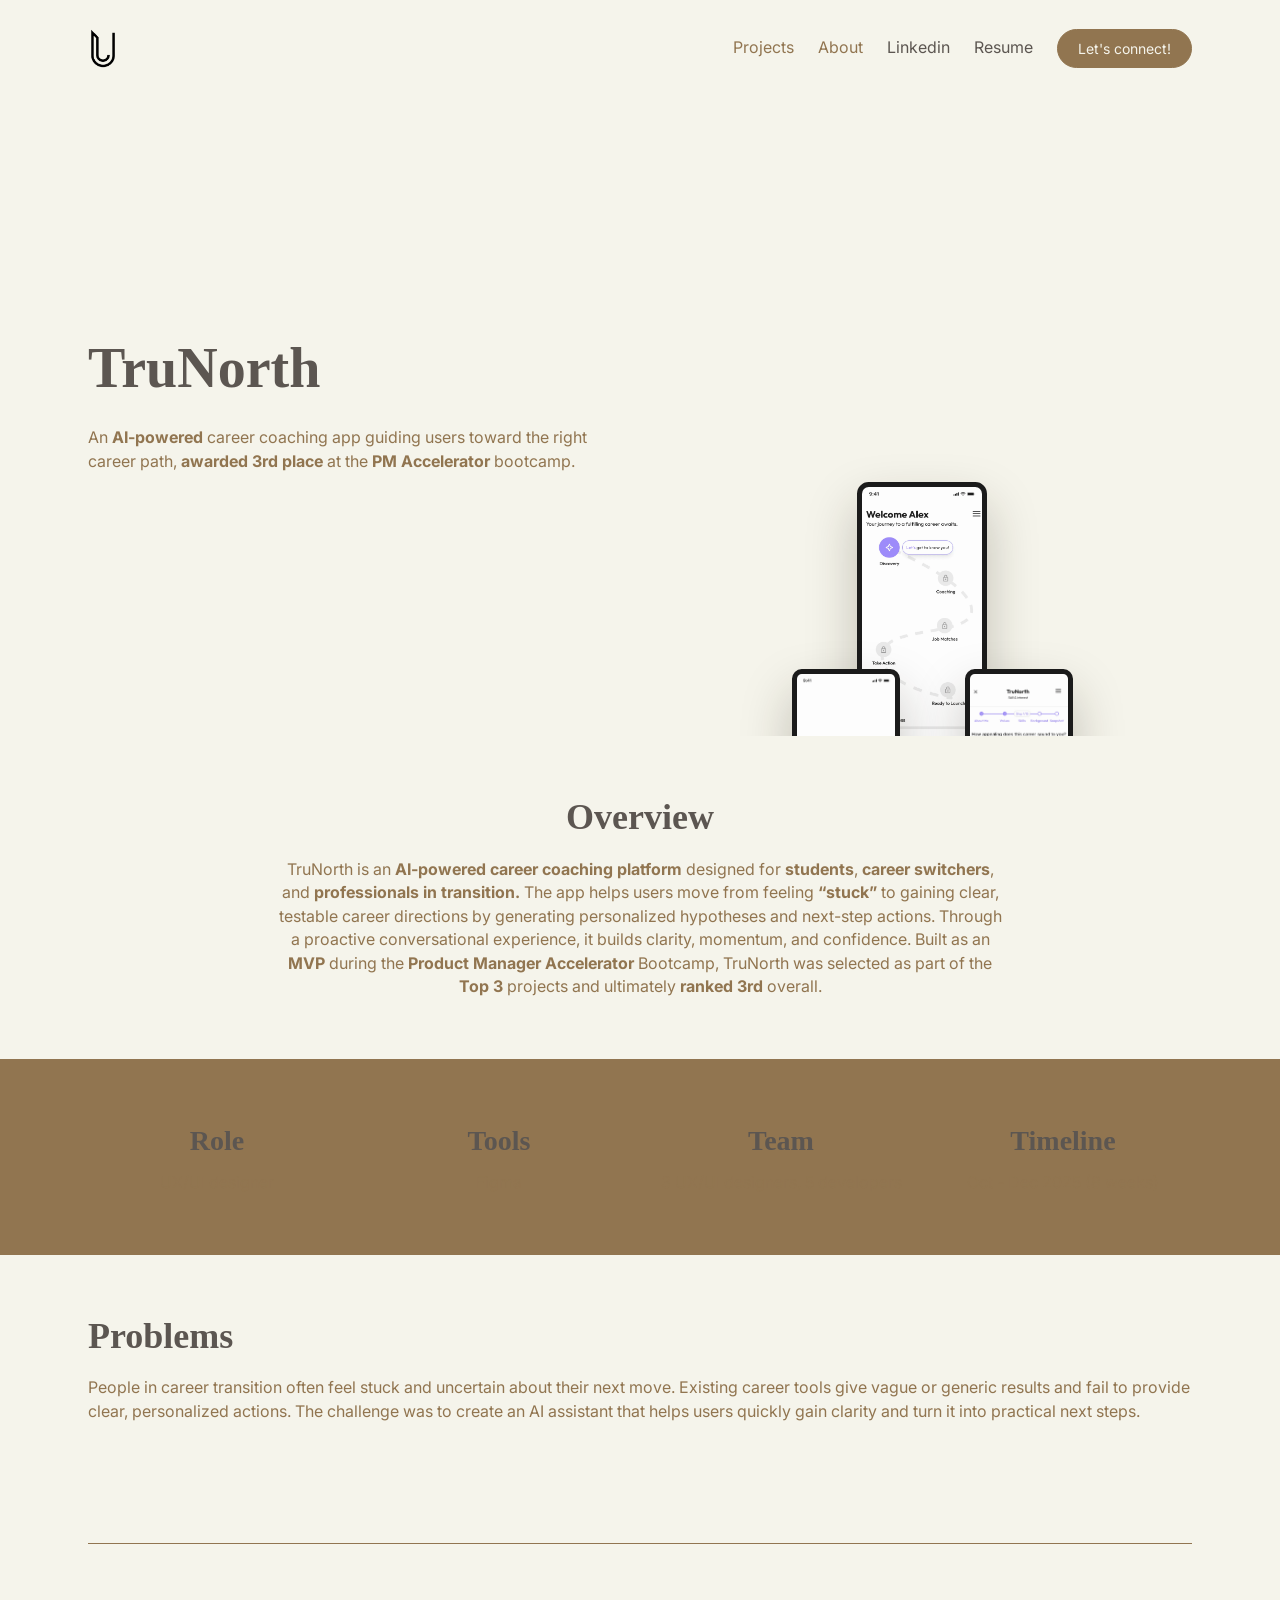
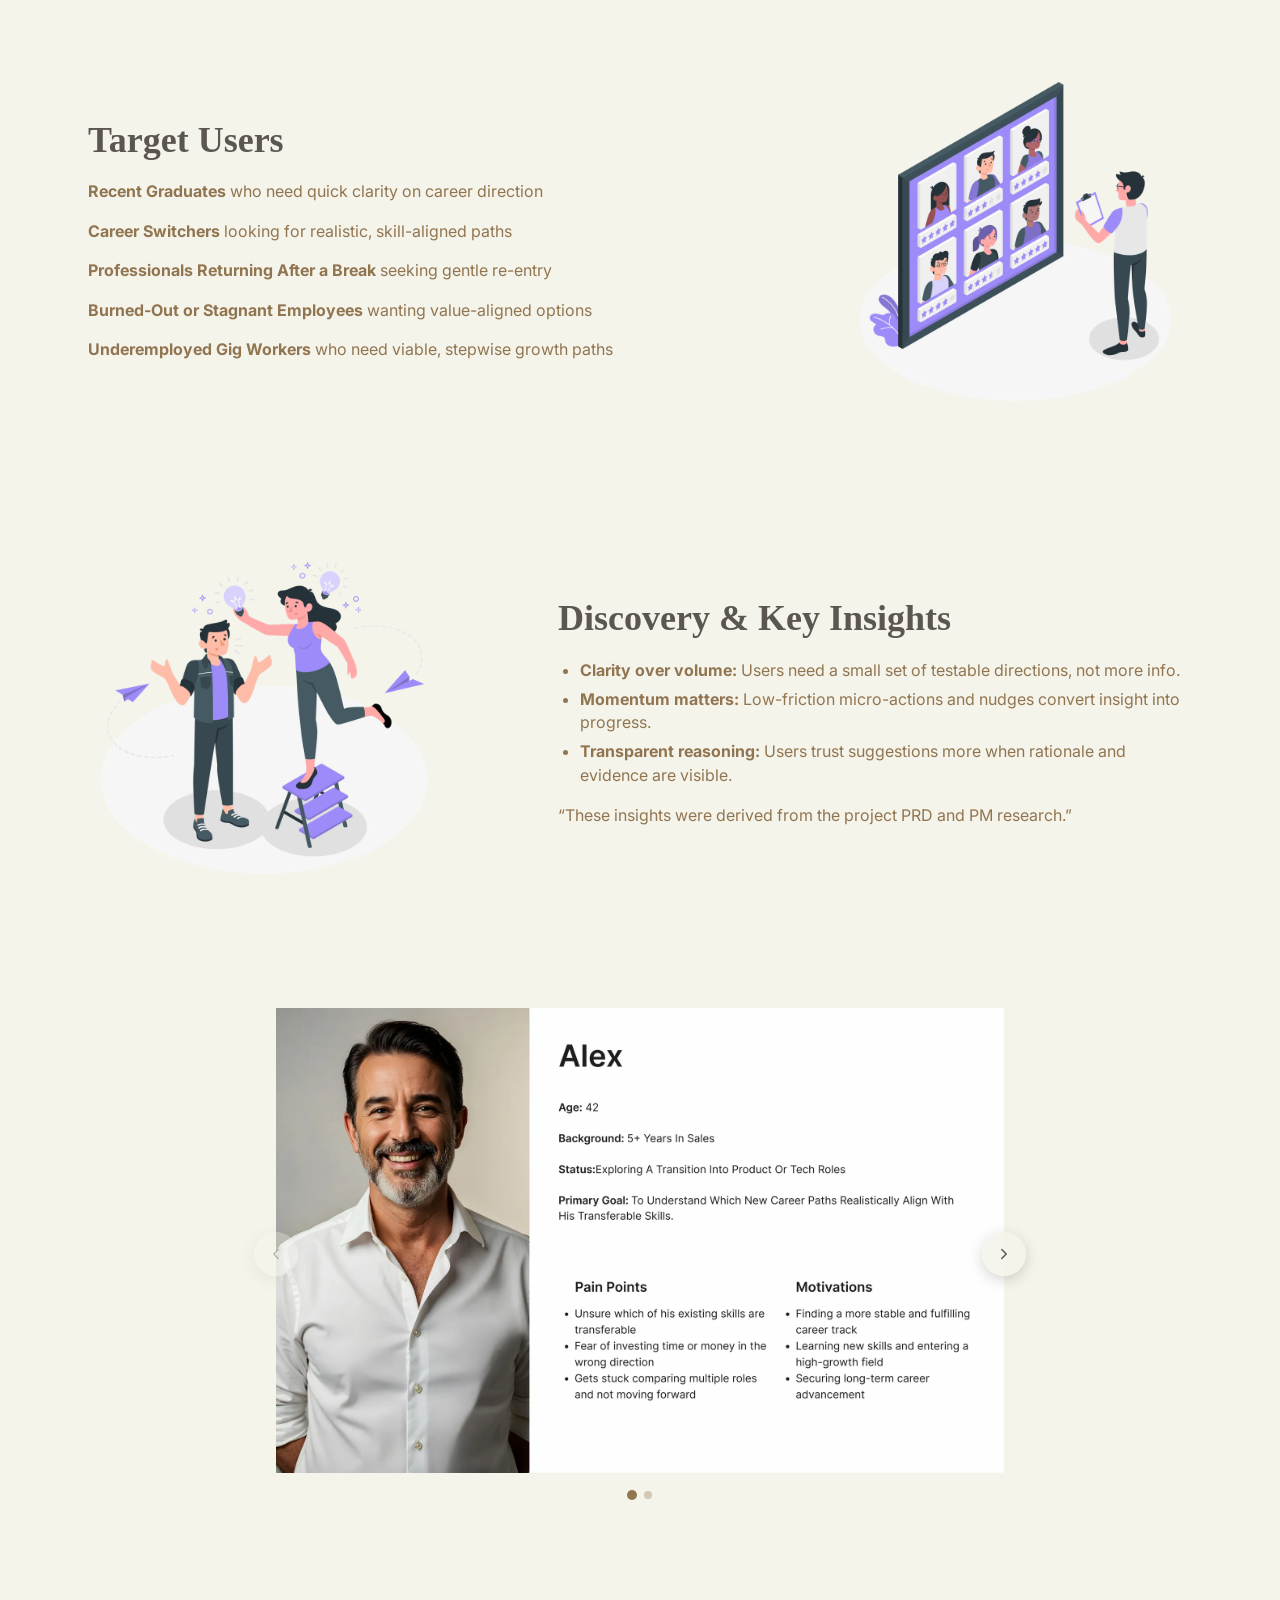
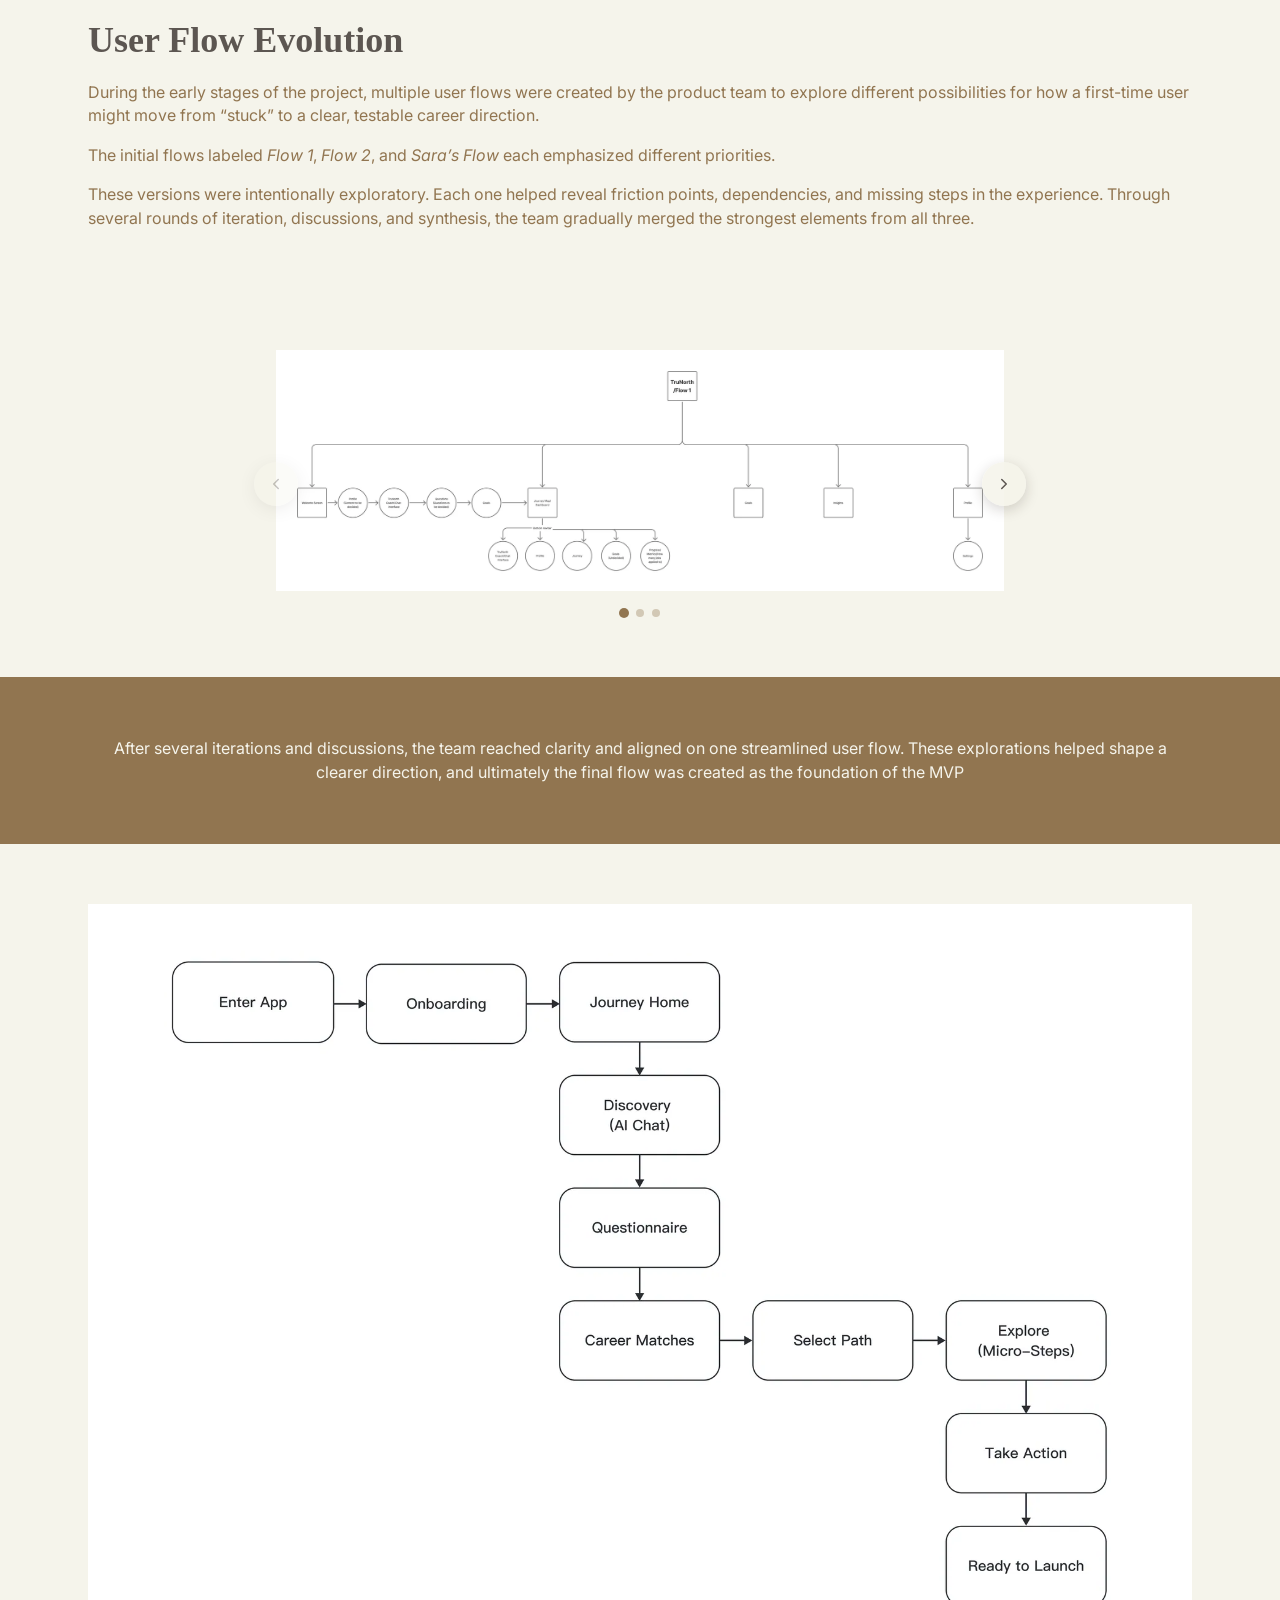
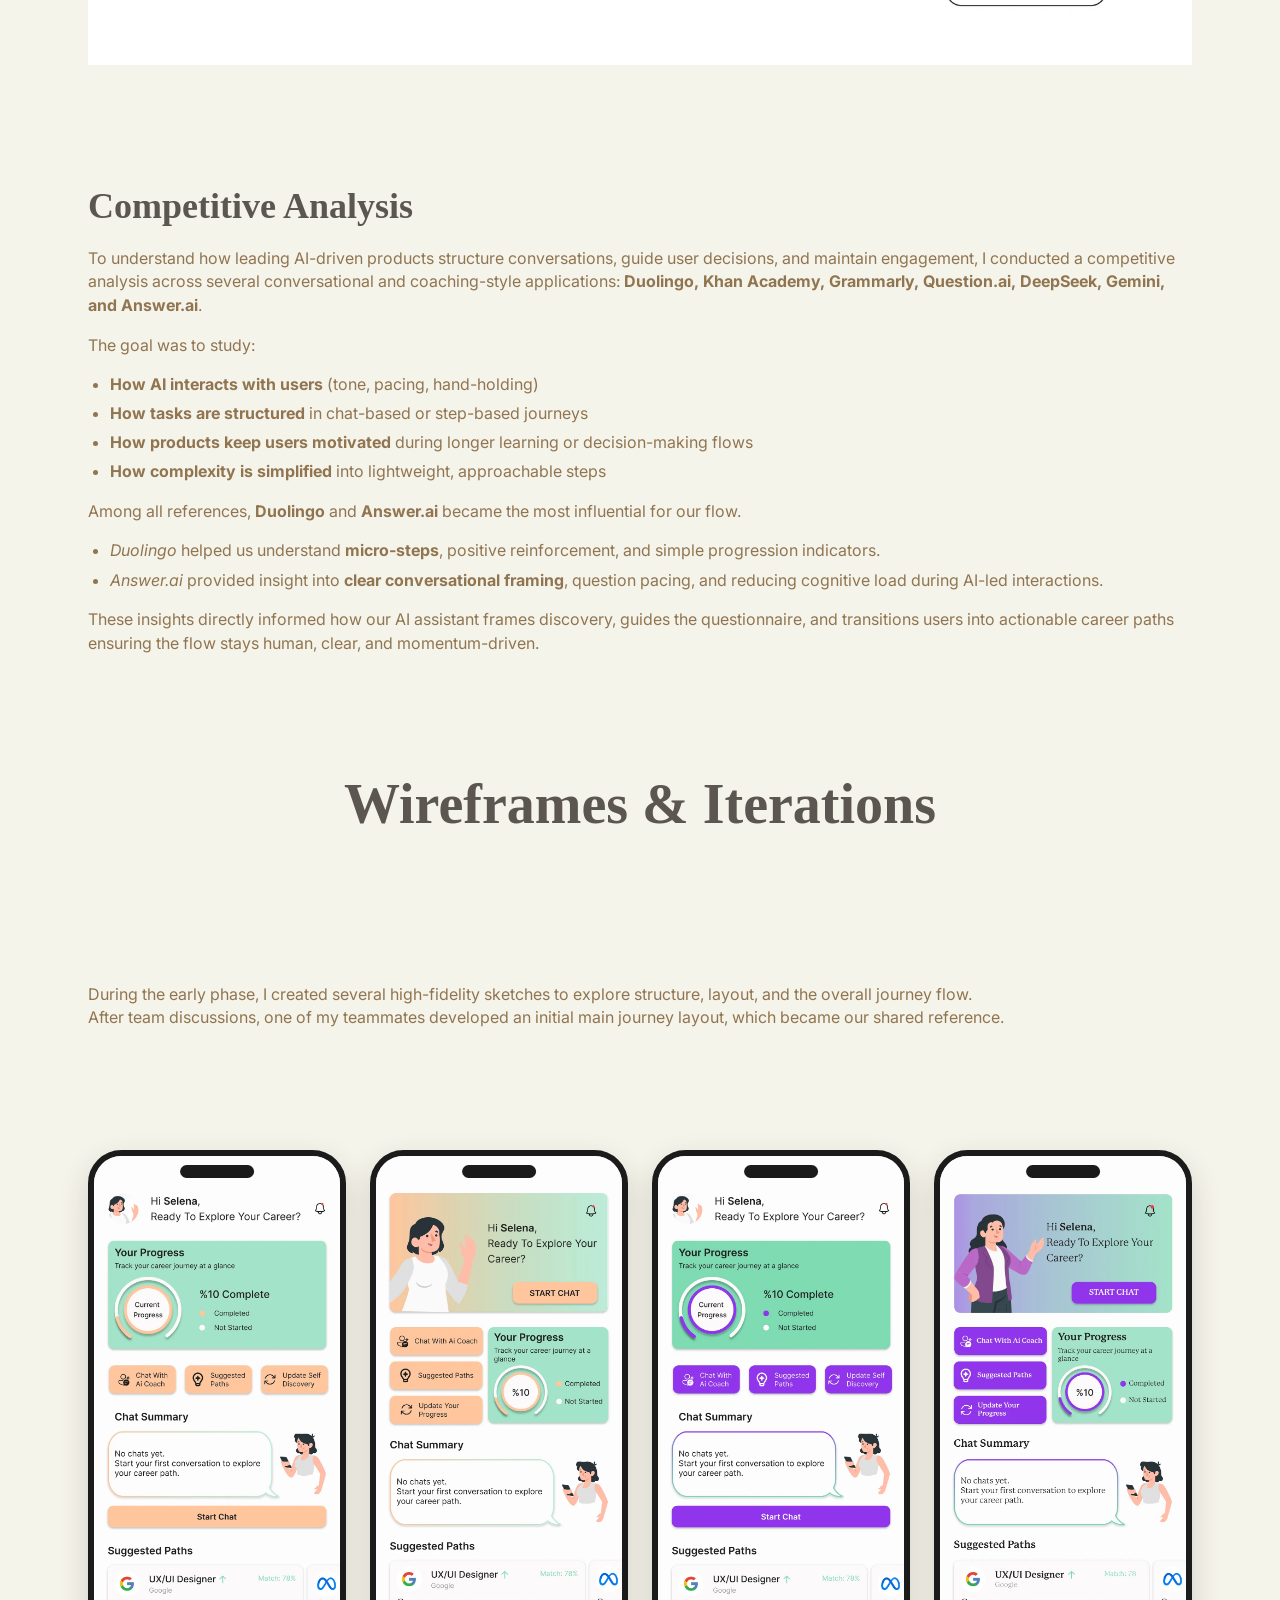
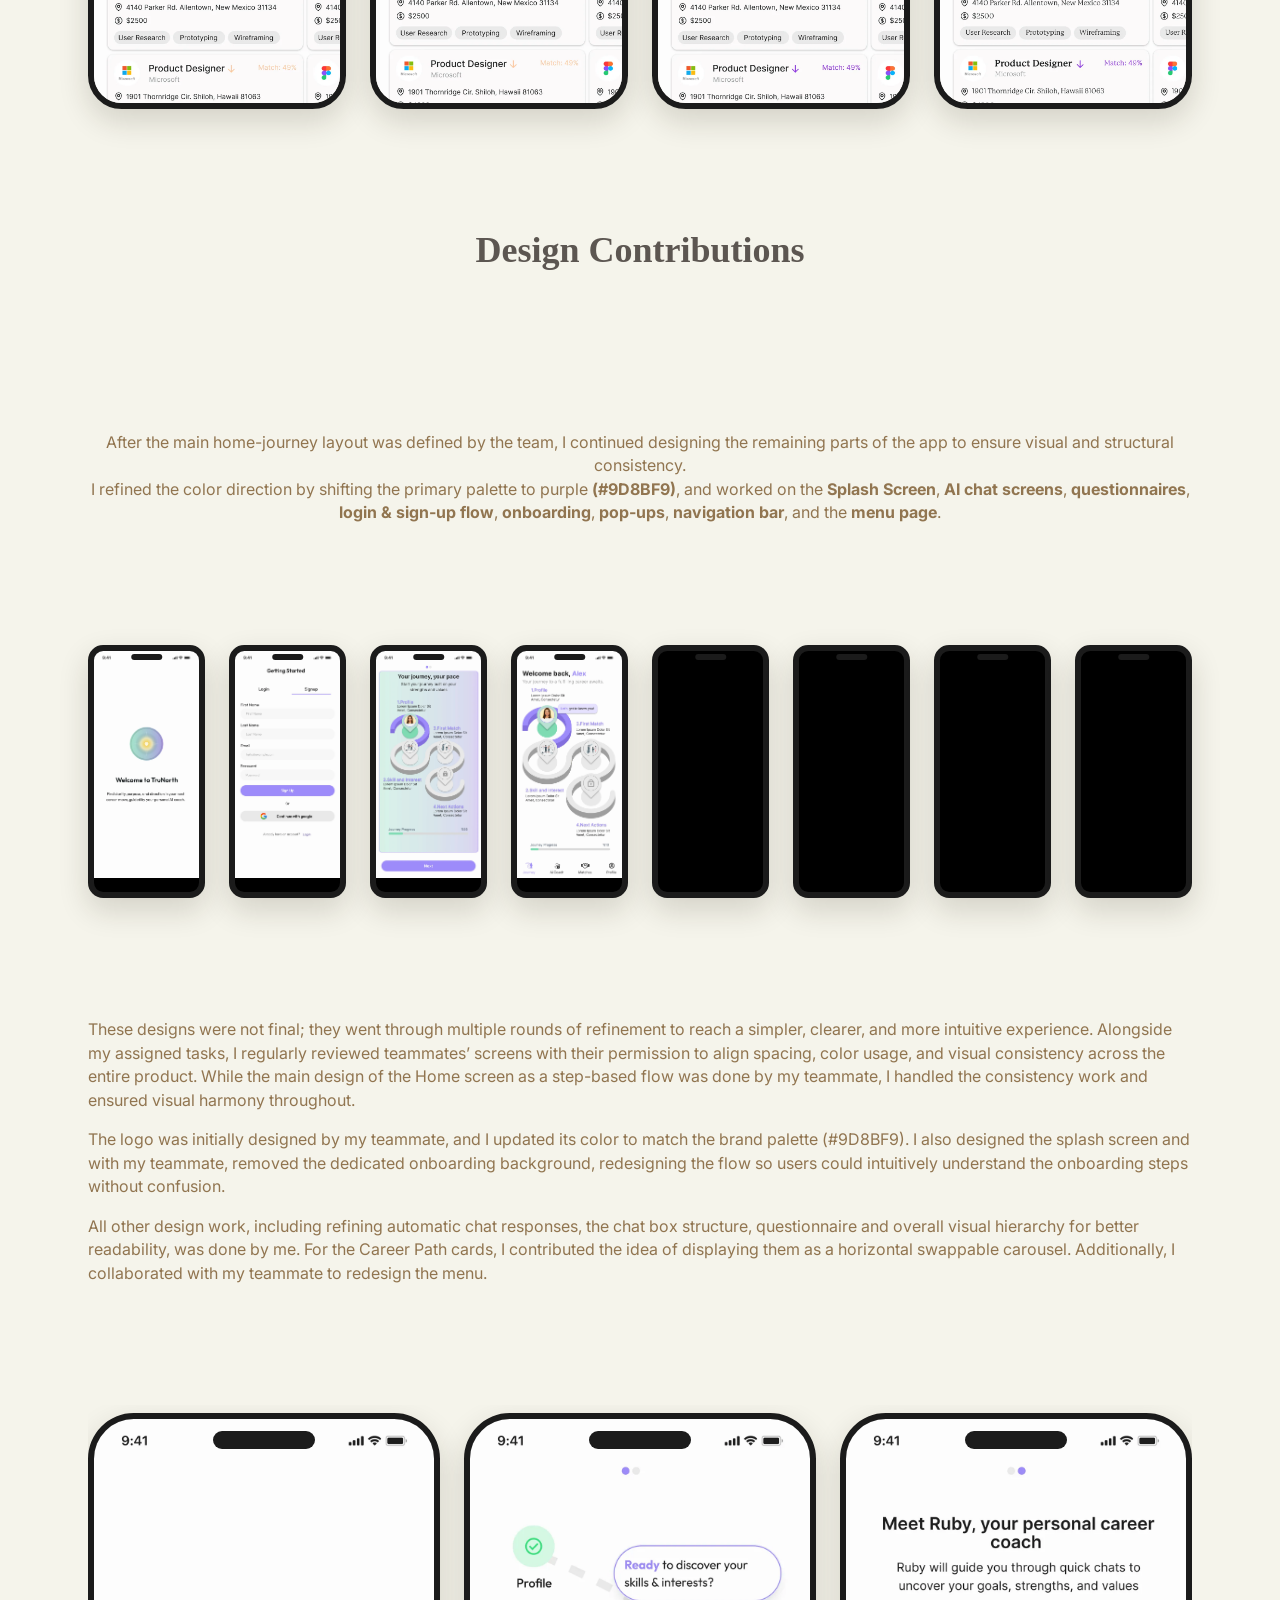
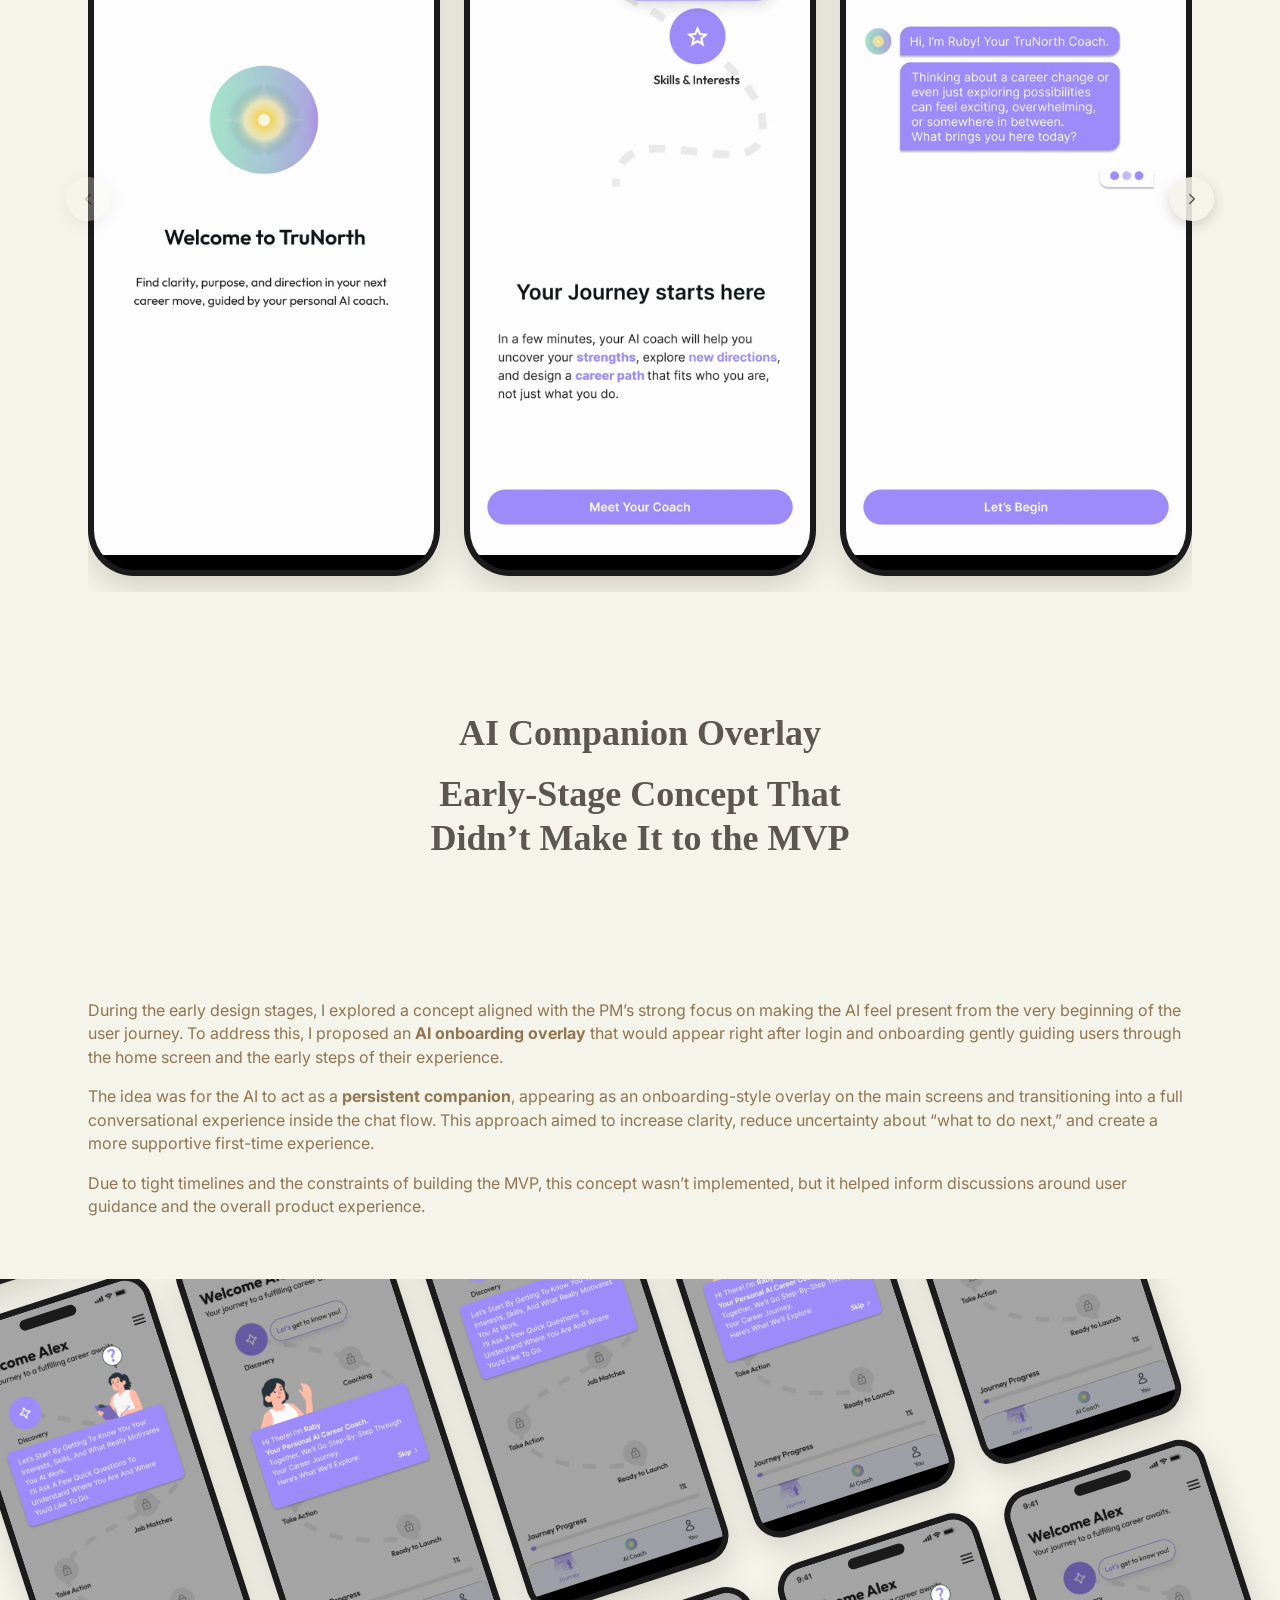
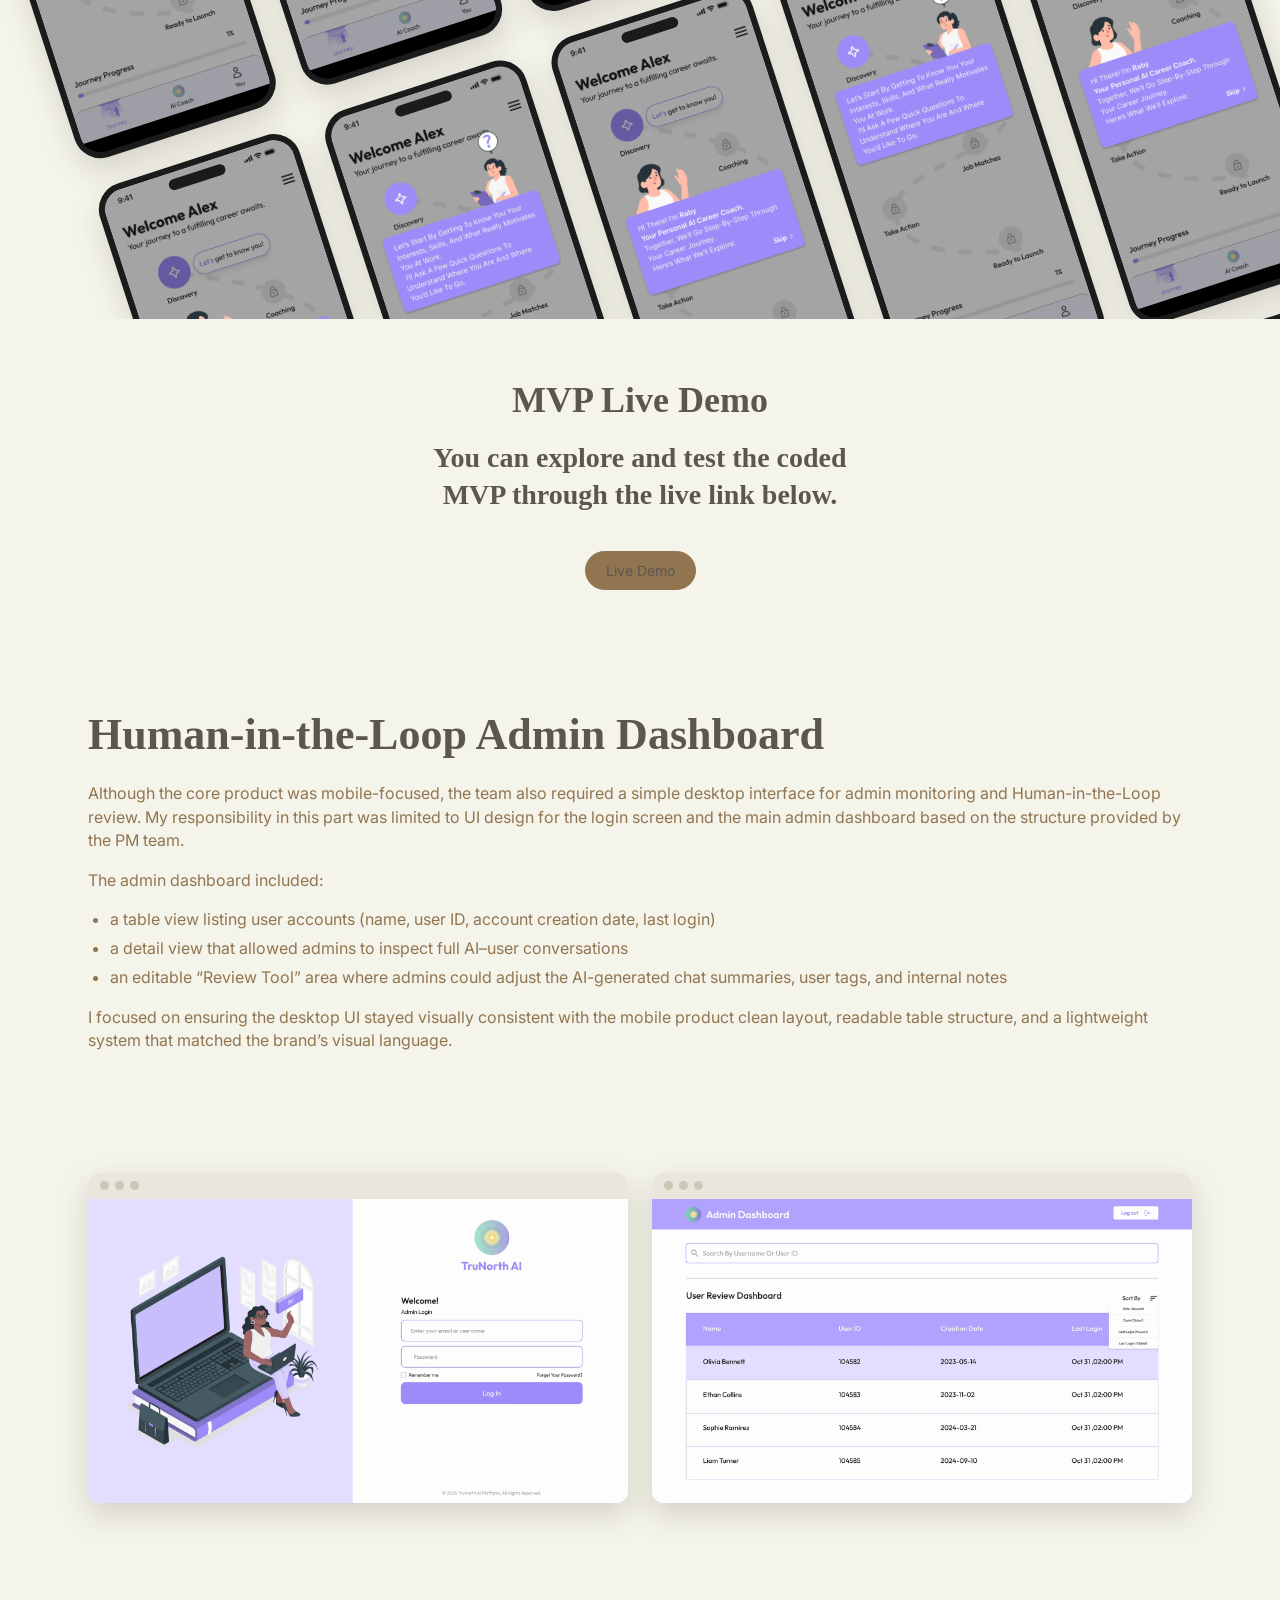
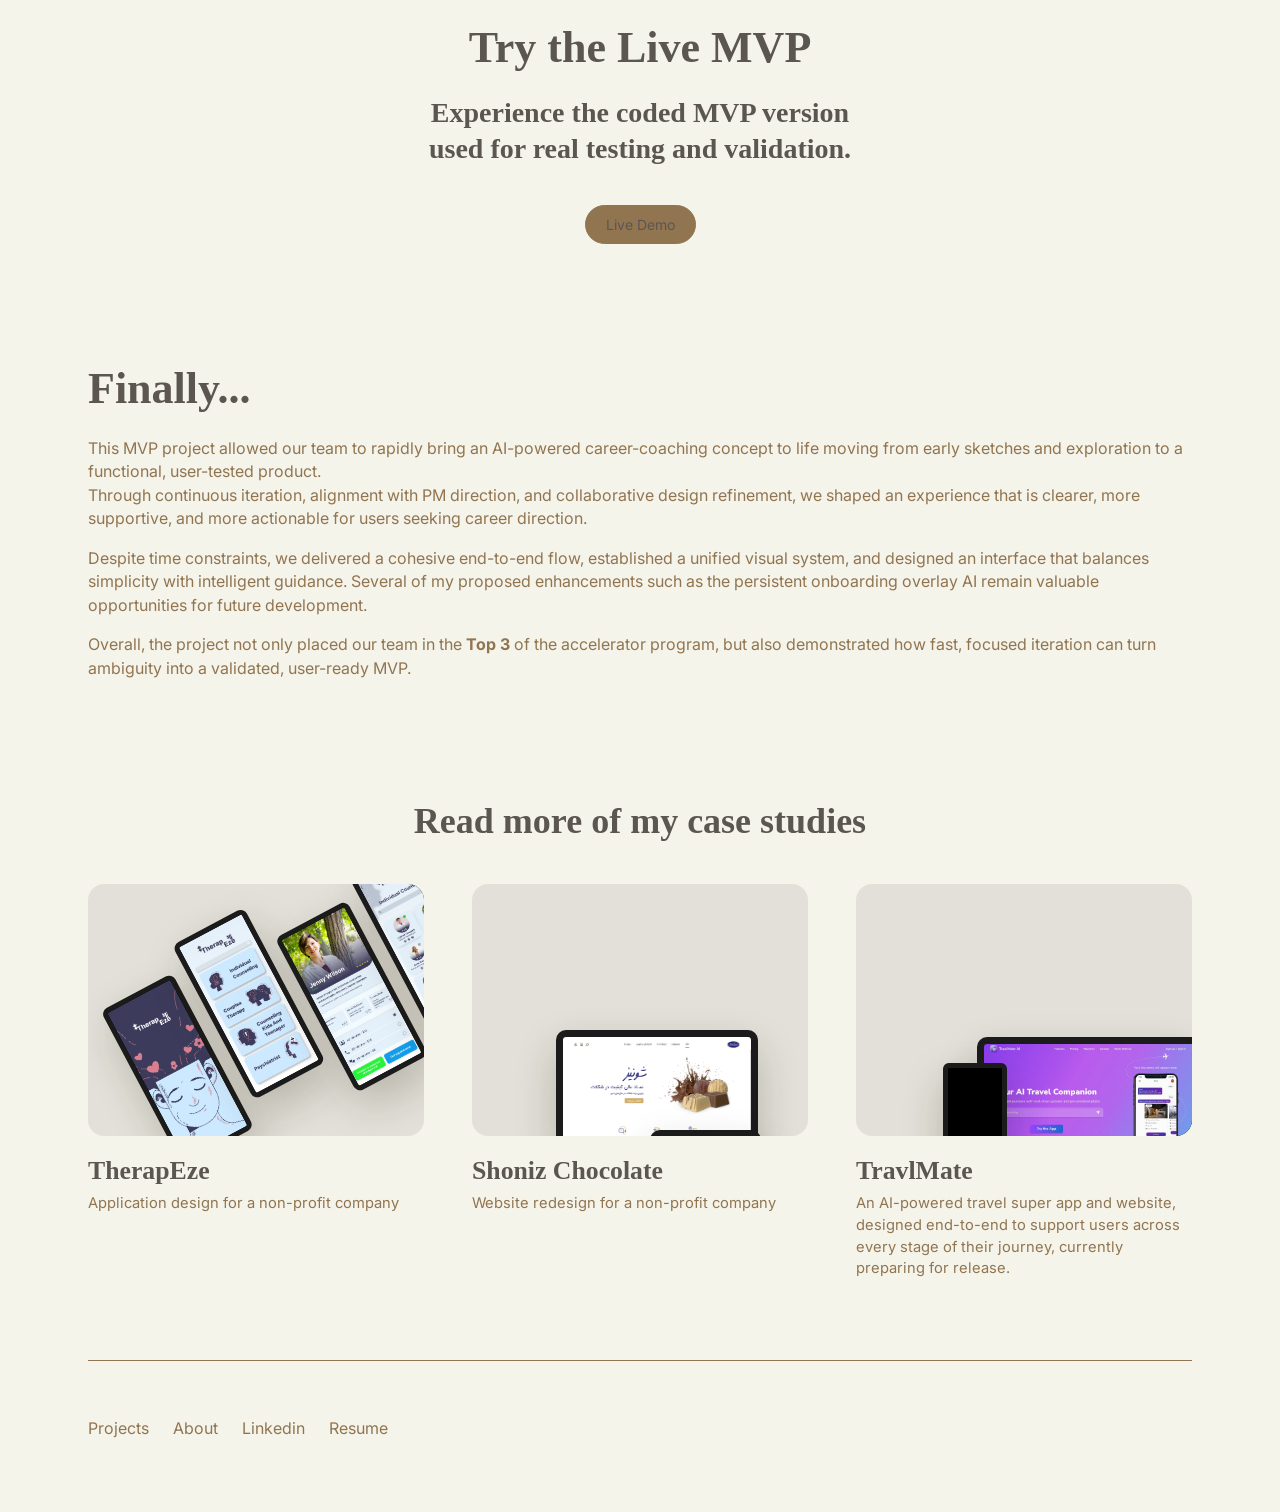
<file: trunorth.html>
<!doctype html>
<html lang="en">
<head>
<meta charset="utf-8">
<meta name="viewport" content="width=device-width, initial-scale=1, viewport-fit=cover">
<title>TruNorth — lily shaker&#x27;s Portfolio</title>
<meta name="description" content="An AI-powered career coaching app guiding users toward the right career path, awarded 3rd place at the PM Accelerator bootcamp.">
<meta property="og:title" content="TruNorth — lily shaker&#x27;s Portfolio">
<meta property="og:description" content="An AI-powered career coaching app guiding users toward the right career path, awarded 3rd place at the PM Accelerator bootcamp.">
<meta property="og:type" content="website">
<meta name="theme-color" content="#F5F4EB">
<link rel="icon" href="assets/img/photo_2025-04-30_170219-removebg-preview-c342f74a-4d41-411a-.webp">
<link rel="preconnect" href="https://fonts.googleapis.com">
<link rel="preconnect" href="https://fonts.gstatic.com" crossorigin>
<link rel="stylesheet" href="https://fonts.googleapis.com/css2?family=Inter:wght@400;700&display=swap">
<link rel="stylesheet" href="https://api.fontshare.com/v2/css?f[]=gambetta@600,700&display=swap">
<link rel="stylesheet" href="assets/css/style.css">
</head>
<body>
<header class="nav">
  <div class="wrap">
    <a class="logo" href="index.html" aria-label="Lily Shaker, home"><img src="assets/img/photo_2025-04-30_170219-removebg-preview-c342f74a-4d41-411a-.webp" alt="Lily Shaker logo" width="31" height="40"></a>
    <nav class="nav-links" aria-label="Main"><a href="index.html">Projects</a><a href="about.html">About</a><a href="https://www.linkedin.com/in/lilyshaker" aria-current="page" target="_blank" rel="noopener">Linkedin</a><a href="assets/Lily_Shaker_Resume.pdf" aria-current="page" target="_blank" rel="noopener">Resume</a><a class="btn" href="contact.html">Let's connect!</a></nav>
    <button class="menu-btn" type="button" aria-label="Open menu" aria-expanded="false" aria-controls="menu"><svg viewBox="0 0 24 24" fill="none" stroke="currentColor" stroke-width="1.6" stroke-linecap="round"><path d="M4 7h16M4 12h16M4 17h16"/></svg></button>
  </div>
</header>
<div class="overlay" id="menu" aria-hidden="true">
  <div class="top">
    <a class="logo" href="index.html" aria-label="Lily Shaker, home"><img src="assets/img/photo_2025-04-30_170219-removebg-preview-c342f74a-4d41-411a-.webp" alt="" width="31" height="40"></a>
    <button class="close" type="button" aria-label="Close menu"><svg viewBox="0 0 24 24" fill="none" stroke="currentColor" stroke-width="1.6" stroke-linecap="round"><path d="M5 5l14 14M19 5L5 19"/></svg></button>
  </div>
  <nav aria-label="Menu"><a href="index.html">Projects</a><a href="about.html">About</a><a href="https://www.linkedin.com/in/lilyshaker" aria-current="page" target="_blank" rel="noopener">Linkedin</a><a href="assets/Lily_Shaker_Resume.pdf" aria-current="page" target="_blank" rel="noopener">Resume</a><a class="btn" href="contact.html">Let's connect!</a></nav>
</div>
<main>
<section class="sec cs-hero" id="section-0" style="--pt:60px;--pb:60px"><div class="wrap"><div class="grid12"><div style="grid-column:1/7" class="rich align-left"><h2><span class="pc1"><strong>TruNorth</strong></span></h2><p><span class="pc2">An <strong>AI-powered</strong> career coaching app guiding users toward the right career path, <strong>awarded 3rd place</strong> at the <strong>PM Accelerator</strong> bootcamp.</span></p></div><div style="grid-column:7/13" class="cs-hero-art" aria-hidden="true"><div class="stage cover-tru"><div class="dev phone p1"><img src="assets/img/hnaT6kaB8aw0akFs.webp" alt="" decoding="async"></div><div class="dev phone p2"><img src="assets/img/ERBwvd66oT0bqpqB.webp" alt="" decoding="async"></div><div class="dev phone p3"><img src="assets/img/sfqH9v7z5bzDKt9k.webp" alt="" decoding="async"></div></div></div></div></div></section><section class="sec " id="section-1" style="--pt:60px;--pb:60px"><div class="wrap"><div class="grid12"><div style="grid-column:3/11" class="rich align-center reveal"><h3>Overview</h3><p>TruNorth is an <strong>AI-powered career coaching platform</strong> designed for <strong>students</strong>, <strong>career switchers</strong>, and<strong> professionals in transition.</strong> The app helps users move from feeling <strong>“stuck”</strong> to gaining clear, testable career directions by generating personalized hypotheses and next-step actions. Through a proactive conversational experience, it builds clarity, momentum, and confidence. Built as an <strong>MVP</strong> during the <strong>Product Manager Accelerator </strong>Bootcamp, TruNorth was selected as part of the <strong>Top 3</strong> projects and ultimately <strong>ranked 3rd </strong>overall.</p></div></div></div></section><section class="sec " id="section-3" style="--pt:60px;--pb:60px;background-color:rgb(145, 117, 80)"><div class="wrap"><div class="grid12" style="align-items:start"><div style="grid-column:1/4" class="col-block rich align-center reveal"><h4><strong>Role</strong></h4><p>UX/UI designer</p></div><div style="grid-column:4/7" class="col-block rich align-center reveal"><h4><strong>Tools</strong></h4><p>Figma</p></div><div style="grid-column:7/10" class="col-block rich align-center reveal"><h4><strong>Team</strong></h4><p>3 UX/UI designers, 5 developers</p></div><div style="grid-column:10/13" class="col-block rich align-center reveal"><h4><strong>Timeline</strong></h4><p>Oct - Dec 2025 (8 weeks)</p></div></div></div></section><section class="sec " id="section-4" style="--pt:60px;--pb:60px"><div class="wrap"><div class="grid12"><div style="grid-column:1/13" class="rich align-left reveal"><h3><strong>Problems</strong></h3><p>People in career transition often feel stuck and uncertain about their next move. Existing career tools give vague or generic results and fail to provide clear, personalized actions. The challenge was to create an AI assistant that helps users quickly gain clarity and turn it into practical next steps.</p></div></div></div></section><section class="sec " id="section-5" style="--pt:60px;--pb:60px"><div class="wrap"><hr class="rule"></div></section><section class="sec " id="section-6" style="--pt:60px;--pb:60px"><div class="wrap"><div class="grid12"><div style="grid-column:1/8" class="rich align-left reveal"><h3><strong>Target Users</strong></h3><p><strong>Recent Graduates</strong> who need quick clarity on career direction</p><p><strong>Career Switchers</strong> looking for realistic, skill-aligned paths</p><p><strong>Professionals Returning After a Break</strong> seeking gentle re-entry</p><p><strong>Burned-Out or Stagnant Employees</strong> wanting value-aligned options</p><p><strong>Underemployed Gig Workers</strong> who need viable, stepwise growth paths</p></div><figure style="grid-column:9/13" class="media reveal"><img src="assets/img/vKwwkTlRobu3Witm.webp" alt="Project image" width="1800" height="1800" loading="lazy" decoding="async" class="zoom"></figure></div></div></section><section class="sec " id="section-7" style="--pt:60px;--pb:60px"><div class="wrap"><div class="grid12"><figure style="grid-column:1/5" class="media reveal"><img src="assets/img/r3KZiD5pjF3hZSTH.webp" alt="Project image" width="1800" height="1800" loading="lazy" decoding="async" class="zoom"></figure><div style="grid-column:6/13" class="rich align-left reveal"><h3><strong>Discovery &amp; Key Insights</strong></h3><ul><li><p><strong>Clarity over volume:</strong> Users need a small set of testable directions, not more info.</p></li><li><p><strong>Momentum matters:</strong> Low-friction micro-actions and nudges convert insight into progress.</p></li><li><p><strong>Transparent reasoning:</strong> Users trust suggestions more when rationale and evidence are visible.</p></li></ul><p>“These insights were derived from the project PRD and PM research.”</p></div></div></div></section><section class="sec " id="section-9" style="--pt:60px;--pb:60px"><div class="wrap"><div class="grid12"><div style="grid-column:3/11" class="slider reveal" data-slider><div class="slider-track"><div class="slide"><img src="assets/img/aOftZ1G71rt4nNQI.webp" alt="Project image" width="1800" height="1150" loading="lazy" decoding="async" class="zoom"></div><div class="slide"><img src="assets/img/M4GC8HXmrz088bpb.webp" alt="Project image" width="1800" height="1150" loading="lazy" decoding="async" class="zoom"></div></div><button class="slider-arrow prev" type="button" aria-label="Previous"><svg viewBox="0 0 24 24" fill="none" stroke="currentColor" stroke-width="2" stroke-linecap="round" stroke-linejoin="round"><path d="M15 18l-6-6 6-6"/></svg></button><button class="slider-arrow next" type="button" aria-label="Next"><svg viewBox="0 0 24 24" fill="none" stroke="currentColor" stroke-width="2" stroke-linecap="round" stroke-linejoin="round"><path d="M9 18l6-6-6-6"/></svg></button><div class="dots"><button class="dot active" type="button" aria-label="Show image 1"></button><button class="dot" type="button" aria-label="Show image 2"></button></div></div></div></div></section><section class="sec " id="section-10" style="--pt:60px;--pb:60px"><div class="wrap"><div class="grid12"><div style="grid-column:1/13" class="rich align-left reveal"><h3><strong>User Flow Evolution</strong></h3><p>During the early stages of the project, multiple user flows were created by the product team to explore different possibilities for how a first-time user might move from “stuck” to a clear, testable career direction.</p><p>The initial flows labeled <em>Flow 1</em>, <em>Flow 2</em>, and <em>Sara’s Flow</em> each emphasized different priorities.</p><p>These versions were intentionally exploratory. Each one helped reveal friction points, dependencies, and missing steps in the experience. Through several rounds of iteration, discussions, and synthesis, the team gradually merged the strongest elements from all three.</p></div></div></div></section><section class="sec " id="section-11" style="--pt:60px;--pb:60px"><div class="wrap"><div class="grid12"><div style="grid-column:3/11" class="slider reveal" data-slider><div class="slider-track"><div class="slide"><img src="assets/img/so24S5w9jvd8yCUw.webp" alt="Project image" width="1800" height="597" loading="lazy" decoding="async" class="zoom"></div><div class="slide"><img src="assets/img/xMF3B4uK1ZzhEgBL.webp" alt="Project image" width="1800" height="597" loading="lazy" decoding="async" class="zoom"></div><div class="slide"><img src="assets/img/iXpkeWtDAlOVEh8H.webp" alt="Project image" width="900" height="1757" loading="lazy" decoding="async" class="zoom"></div></div><button class="slider-arrow prev" type="button" aria-label="Previous"><svg viewBox="0 0 24 24" fill="none" stroke="currentColor" stroke-width="2" stroke-linecap="round" stroke-linejoin="round"><path d="M15 18l-6-6 6-6"/></svg></button><button class="slider-arrow next" type="button" aria-label="Next"><svg viewBox="0 0 24 24" fill="none" stroke="currentColor" stroke-width="2" stroke-linecap="round" stroke-linejoin="round"><path d="M9 18l6-6-6-6"/></svg></button><div class="dots"><button class="dot active" type="button" aria-label="Show image 1"></button><button class="dot" type="button" aria-label="Show image 2"></button><button class="dot" type="button" aria-label="Show image 3"></button></div></div></div></div></section><section class="sec " id="section-12" style="--pt:60px;--pb:60px;background-color:rgb(145, 117, 80)"><div class="wrap"><div class="grid12"><div style="grid-column:1/13" class="rich align-center reveal"><p><span class="pc5">After several iterations and discussions, the team reached clarity and aligned on one streamlined user flow. These explorations helped shape a clearer direction, and ultimately the final flow was created as the foundation of the MVP</span></p></div></div></div></section><section class="sec " id="section-13" style="--pt:60px;--pb:60px"><div class="wrap"><div class="grid12"><figure style="grid-column:1/13" class="media reveal"><img src="assets/img/shvKrCO8bnSYaY7J.webp" alt="Project image" width="1800" height="1241" loading="lazy" decoding="async" class="zoom"></figure></div></div></section><section class="sec " id="section-14" style="--pt:60px;--pb:60px"><div class="wrap"><div class="grid12"><div style="grid-column:1/13" class="rich align-left reveal"><h3><strong>Competitive Analysis</strong></h3><p>To understand how leading AI-driven products structure conversations, guide user decisions, and maintain engagement, I conducted a competitive analysis across several conversational and coaching-style applications: <strong>Duolingo, Khan Academy, Grammarly, Question.ai, DeepSeek, Gemini, and Answer.ai</strong>.</p><p>The goal was to study:</p><ul><li><p><strong>How AI interacts with users</strong> (tone, pacing, hand-holding)</p></li><li><p><strong>How tasks are structured</strong> in chat-based or step-based journeys</p></li><li><p><strong>How products keep users motivated</strong> during longer learning or decision-making flows</p></li><li><p><strong>How complexity is simplified</strong> into lightweight, approachable steps</p></li></ul><p>Among all references, <strong>Duolingo</strong> and <strong>Answer.ai</strong> became the most influential for our flow.</p><ul><li><p><em>Duolingo</em> helped us understand <strong>micro-steps</strong>, positive reinforcement, and simple progression indicators.</p></li><li><p><em>Answer.ai</em> provided insight into <strong>clear conversational framing</strong>, question pacing, and reducing cognitive load during AI-led interactions.</p></li></ul><p>These insights directly informed how our AI assistant frames discovery, guides the questionnaire, and transitions users into actionable career paths ensuring the flow stays human, clear, and momentum-driven.</p></div></div></div></section><section class="sec " id="section-16" style="--pt:60px;--pb:60px"><div class="wrap"><div class="grid12"><div style="grid-column:3/11" class="rich align-center reveal"><h1><strong>Wireframes &amp; Iterations</strong></h1></div></div></div></section><section class="sec " id="section-17" style="--pt:60px;--pb:60px"><div class="wrap"><div class="grid12"><div style="grid-column:1/13" class="rich align-left reveal"><p>During the early phase, I created several high-fidelity sketches to explore structure, layout, and the overall journey flow.<br/>After team discussions, one of my teammates developed an initial main journey layout, which became our shared reference.</p></div></div></div></section><section class="sec " id="section-25" style="--pt:60px;--pb:60px"><div class="wrap"><div class="g-grid reveal" style="--cols:4"><div class="phone-frame scrollable"><img src="assets/img/fLj6JWV7eawyL1Ul.webp" alt="App screen" width="900" height="2363" loading="lazy" decoding="async" class="zoom"></div><div class="phone-frame scrollable"><img src="assets/img/hQZccCA8O3NALwFN.webp" alt="App screen" width="900" height="2363" loading="lazy" decoding="async" class="zoom"></div><div class="phone-frame scrollable"><img src="assets/img/dUgzYBQUi12TLflQ.webp" alt="App screen" width="900" height="2363" loading="lazy" decoding="async" class="zoom"></div><div class="phone-frame scrollable"><img src="assets/img/z34u1vG7lByTr7Ma.webp" alt="App screen" width="900" height="2363" loading="lazy" decoding="async" class="zoom"></div></div></div></section><section class="sec " id="section-26" style="--pt:60px;--pb:80px"><div class="wrap"><div class="grid12"><div style="grid-column:3/11" class="rich align-center reveal"><h3><strong>Design Contributions</strong></h3></div></div></div></section><section class="sec " id="section-36" style="--pt:60px;--pb:60px"><div class="wrap"><div class="grid12"><div style="grid-column:1/13" class="rich align-center reveal"><p>After the main home-journey layout was defined by the team, I continued designing the remaining parts of the app to ensure visual and structural consistency.<br/>I refined the color direction by shifting the primary palette to purple <strong>(#9D8BF9)</strong>, and worked on the <strong>Splash Screen</strong>, <strong>AI chat screens</strong>,<strong> questionnaires</strong>, <strong>login &amp; sign-up flow</strong>, <strong>onboarding</strong>, <strong>pop-ups</strong>, <strong>navigation bar</strong>, and the <strong>menu page</strong>.</p></div></div></div></section><section class="sec " id="section-37" style="--pt:60px;--pb:60px"><div class="wrap"><div class="g-grid reveal" style="--cols:8"><div class="phone-frame"><img src="assets/img/YbHVsFSEI0CSLEr9.webp" alt="App screen" width="900" height="1948" loading="lazy" decoding="async" class="zoom"></div><div class="phone-frame"><img src="assets/img/A1oMphasfJte7BR5.webp" alt="App screen" width="900" height="1948" loading="lazy" decoding="async" class="zoom"></div><div class="phone-frame"><img src="assets/img/OI3iKKkeWbqCtPKA.webp" alt="App screen" width="900" height="1948" loading="lazy" decoding="async" class="zoom"></div><div class="phone-frame"><img src="assets/img/IGwdmvluPYQ70Ly3.webp" alt="App screen" width="900" height="1948" loading="lazy" decoding="async" class="zoom"></div><div class="phone-frame"><img src="assets/img/z0aBFQxe6AjVcJ9y.webp" alt="App screen" width="900" height="1950" loading="lazy" decoding="async" class="zoom"></div><div class="phone-frame"><img src="assets/img/oojiLZKj4UQ6RsG8.webp" alt="App screen" width="900" height="1950" loading="lazy" decoding="async" class="zoom"></div><div class="phone-frame"><img src="assets/img/jVHfhq3aNOfL8cTp.webp" alt="App screen" width="900" height="1950" loading="lazy" decoding="async" class="zoom"></div><div class="phone-frame"><img src="assets/img/rxWEplNrSChTCwW4.webp" alt="App screen" width="900" height="2024" loading="lazy" decoding="async" class="zoom"></div></div></div></section><section class="sec " id="section-38" style="--pt:60px;--pb:60px"><div class="wrap"><div class="grid12"><div style="grid-column:1/13" class="rich align-left reveal"><p>These designs were not final; they went through multiple rounds of refinement to reach a simpler, clearer, and more intuitive experience. Alongside my assigned tasks, I regularly reviewed teammates’ screens with their permission to align spacing, color usage, and visual consistency across the entire product. While the main design of the Home screen as a step-based flow was done by my teammate, I handled the consistency work and ensured visual harmony throughout.</p><p>The logo was initially designed by my teammate, and I updated its color to match the brand palette (#9D8BF9). I also designed the splash screen and with my teammate, removed the dedicated onboarding background, redesigning the flow so users could intuitively understand the onboarding steps without confusion.</p><p>All other design work, including refining automatic chat responses, the chat box structure, questionnaire and overall visual hierarchy for better readability, was done by me. For the Career Path cards, I contributed the idea of displaying them as a horizontal swappable carousel. Additionally, I collaborated with my teammate to redesign the menu.</p></div></div></div></section><section class="sec " id="section-39" style="--pt:60px;--pb:60px"><div class="wrap"><div class="grid12"><div style="grid-column:1/13" class="slider carousel reveal" data-slider style="--cols:3"><div class="slider-track"><div class="slide"><div class="phone-frame"><img src="assets/img/oyA7rScl5KXcLwk9.webp" alt="App screen" width="900" height="1948" loading="lazy" decoding="async" class="zoom"></div></div><div class="slide"><div class="phone-frame"><img src="assets/img/uwZqEyEkixwb5Dkj.webp" alt="App screen" width="900" height="1948" loading="lazy" decoding="async" class="zoom"></div></div><div class="slide"><div class="phone-frame"><img src="assets/img/pmEd6CdVLh76VoC0.webp" alt="App screen" width="900" height="1948" loading="lazy" decoding="async" class="zoom"></div></div><div class="slide"><div class="phone-frame"><img src="assets/img/bhHaFt5iSDEjKTFv.webp" alt="App screen" width="900" height="1948" loading="lazy" decoding="async" class="zoom"></div></div><div class="slide"><div class="phone-frame"><img src="assets/img/rBkPQ2Z7GUKErhML.webp" alt="App screen" width="900" height="1948" loading="lazy" decoding="async" class="zoom"></div></div><div class="slide"><div class="phone-frame"><img src="assets/img/zxl1DsdNs1OwaX5K.webp" alt="App screen" width="900" height="1948" loading="lazy" decoding="async" class="zoom"></div></div><div class="slide"><div class="phone-frame"><img src="assets/img/L3hkfQR98hS7CwCA.webp" alt="App screen" width="900" height="1948" loading="lazy" decoding="async" class="zoom"></div></div><div class="slide"><div class="phone-frame"><img src="assets/img/c6J4yaJc8eDdOzqV.webp" alt="App screen" width="900" height="1948" loading="lazy" decoding="async" class="zoom"></div></div><div class="slide"><div class="phone-frame"><img src="assets/img/YdbQmM7Eg1VDehDz.webp" alt="App screen" width="900" height="1948" loading="lazy" decoding="async" class="zoom"></div></div><div class="slide"><div class="phone-frame"><img src="assets/img/Sc8czLW6VQNFblXJ.webp" alt="App screen" width="900" height="1948" loading="lazy" decoding="async" class="zoom"></div></div><div class="slide"><div class="phone-frame"><img src="assets/img/xhUqZP4cdzOgmEhk.webp" alt="App screen" width="900" height="1948" loading="lazy" decoding="async" class="zoom"></div></div><div class="slide"><div class="phone-frame"><img src="assets/img/XhHKuNDcr2On2F7M.webp" alt="App screen" width="900" height="1948" loading="lazy" decoding="async" class="zoom"></div></div><div class="slide"><div class="phone-frame"><img src="assets/img/prYn8irO8l0dNr8i.webp" alt="App screen" width="900" height="1948" loading="lazy" decoding="async" class="zoom"></div></div><div class="slide"><div class="phone-frame"><img src="assets/img/eKfs3D3itlKwpsqT.webp" alt="App screen" width="900" height="1948" loading="lazy" decoding="async" class="zoom"></div></div><div class="slide"><div class="phone-frame scrollable"><img src="assets/img/NfxgxDgPkYDUc14d.webp" alt="App screen" width="900" height="2488" loading="lazy" decoding="async" class="zoom"></div></div><div class="slide"><div class="phone-frame"><img src="assets/img/lSqm16j3urwjjIqI.webp" alt="App screen" width="900" height="1948" loading="lazy" decoding="async" class="zoom"></div></div><div class="slide"><div class="phone-frame"><img src="assets/img/rqWIfFhYmrPXxlFk.webp" alt="App screen" width="900" height="1948" loading="lazy" decoding="async" class="zoom"></div></div><div class="slide"><div class="phone-frame scrollable"><img src="assets/img/mXse9tYJaAISZpQN.webp" alt="App screen" width="900" height="2744" loading="lazy" decoding="async" class="zoom"></div></div></div><button class="slider-arrow prev" type="button" aria-label="Previous"><svg viewBox="0 0 24 24" fill="none" stroke="currentColor" stroke-width="2" stroke-linecap="round" stroke-linejoin="round"><path d="M15 18l-6-6 6-6"/></svg></button><button class="slider-arrow next" type="button" aria-label="Next"><svg viewBox="0 0 24 24" fill="none" stroke="currentColor" stroke-width="2" stroke-linecap="round" stroke-linejoin="round"><path d="M9 18l6-6-6-6"/></svg></button></div></div></div></section><section class="sec " id="section-40" style="--pt:60px;--pb:60px"><div class="wrap"><div class="grid12"><div style="grid-column:3/11" class="rich align-center reveal"><h3>AI Companion Overlay</h3><h3>Early-Stage Concept That Didn’t Make It to the MVP</h3></div></div></div></section><section class="sec " id="section-41" style="--pt:60px;--pb:60px"><div class="wrap"><div class="grid12"><div style="grid-column:1/13" class="rich align-left reveal"><p>During the early design stages, I explored a concept aligned with the PM’s strong focus on making the AI feel present from the very beginning of the user journey. To address this, I proposed an <strong>AI onboarding overlay</strong> that would appear right after login and onboarding gently guiding users through the home screen and the early steps of their experience.</p><p>The idea was for the AI to act as a <strong>persistent companion</strong>, appearing as an onboarding-style overlay on the main screens and transitioning into a full conversational experience inside the chat flow. This approach aimed to increase clarity, reduce uncertainty about “what to do next,” and create a more supportive first-time experience.</p><p>Due to tight timelines and the constraints of building the MVP, this concept wasn’t implemented, but it helped inform discussions around user guidance and the overall product experience.</p></div></div></div></section><section class="sec " id="section-42" style="--pt:0px;--pb:0px"><div class=""><div class="tilted" aria-hidden="true"><div class="tilted-inner"><div class="tilted-col"><div class="phone-frame"><img src="assets/img/DVM8Tq05LUXNIBoc.webp" alt="" width="900" height="1948" loading="lazy" decoding="async" class=""></div><div class="phone-frame"><img src="assets/img/1sYDqDiAqMkx4CRs.webp" alt="" width="900" height="1948" loading="lazy" decoding="async" class=""></div><div class="phone-frame"><img src="assets/img/DVM8Tq05LUXNIBoc.webp" alt="" width="900" height="1948" loading="lazy" decoding="async" class=""></div><div class="phone-frame"><img src="assets/img/1sYDqDiAqMkx4CRs.webp" alt="" width="900" height="1948" loading="lazy" decoding="async" class=""></div><div class="phone-frame"><img src="assets/img/DVM8Tq05LUXNIBoc.webp" alt="" width="900" height="1948" loading="lazy" decoding="async" class=""></div><div class="phone-frame"><img src="assets/img/1sYDqDiAqMkx4CRs.webp" alt="" width="900" height="1948" loading="lazy" decoding="async" class=""></div><div class="phone-frame"><img src="assets/img/DVM8Tq05LUXNIBoc.webp" alt="" width="900" height="1948" loading="lazy" decoding="async" class=""></div><div class="phone-frame"><img src="assets/img/1sYDqDiAqMkx4CRs.webp" alt="" width="900" height="1948" loading="lazy" decoding="async" class=""></div></div><div class="tilted-col"><div class="phone-frame"><img src="assets/img/1sYDqDiAqMkx4CRs.webp" alt="" width="900" height="1948" loading="lazy" decoding="async" class=""></div><div class="phone-frame"><img src="assets/img/DVM8Tq05LUXNIBoc.webp" alt="" width="900" height="1948" loading="lazy" decoding="async" class=""></div><div class="phone-frame"><img src="assets/img/1sYDqDiAqMkx4CRs.webp" alt="" width="900" height="1948" loading="lazy" decoding="async" class=""></div><div class="phone-frame"><img src="assets/img/DVM8Tq05LUXNIBoc.webp" alt="" width="900" height="1948" loading="lazy" decoding="async" class=""></div><div class="phone-frame"><img src="assets/img/1sYDqDiAqMkx4CRs.webp" alt="" width="900" height="1948" loading="lazy" decoding="async" class=""></div><div class="phone-frame"><img src="assets/img/DVM8Tq05LUXNIBoc.webp" alt="" width="900" height="1948" loading="lazy" decoding="async" class=""></div><div class="phone-frame"><img src="assets/img/1sYDqDiAqMkx4CRs.webp" alt="" width="900" height="1948" loading="lazy" decoding="async" class=""></div><div class="phone-frame"><img src="assets/img/DVM8Tq05LUXNIBoc.webp" alt="" width="900" height="1948" loading="lazy" decoding="async" class=""></div></div><div class="tilted-col"><div class="phone-frame"><img src="assets/img/DVM8Tq05LUXNIBoc.webp" alt="" width="900" height="1948" loading="lazy" decoding="async" class=""></div><div class="phone-frame"><img src="assets/img/1sYDqDiAqMkx4CRs.webp" alt="" width="900" height="1948" loading="lazy" decoding="async" class=""></div><div class="phone-frame"><img src="assets/img/DVM8Tq05LUXNIBoc.webp" alt="" width="900" height="1948" loading="lazy" decoding="async" class=""></div><div class="phone-frame"><img src="assets/img/1sYDqDiAqMkx4CRs.webp" alt="" width="900" height="1948" loading="lazy" decoding="async" class=""></div><div class="phone-frame"><img src="assets/img/DVM8Tq05LUXNIBoc.webp" alt="" width="900" height="1948" loading="lazy" decoding="async" class=""></div><div class="phone-frame"><img src="assets/img/1sYDqDiAqMkx4CRs.webp" alt="" width="900" height="1948" loading="lazy" decoding="async" class=""></div><div class="phone-frame"><img src="assets/img/DVM8Tq05LUXNIBoc.webp" alt="" width="900" height="1948" loading="lazy" decoding="async" class=""></div><div class="phone-frame"><img src="assets/img/1sYDqDiAqMkx4CRs.webp" alt="" width="900" height="1948" loading="lazy" decoding="async" class=""></div></div><div class="tilted-col"><div class="phone-frame"><img src="assets/img/1sYDqDiAqMkx4CRs.webp" alt="" width="900" height="1948" loading="lazy" decoding="async" class=""></div><div class="phone-frame"><img src="assets/img/DVM8Tq05LUXNIBoc.webp" alt="" width="900" height="1948" loading="lazy" decoding="async" class=""></div><div class="phone-frame"><img src="assets/img/1sYDqDiAqMkx4CRs.webp" alt="" width="900" height="1948" loading="lazy" decoding="async" class=""></div><div class="phone-frame"><img src="assets/img/DVM8Tq05LUXNIBoc.webp" alt="" width="900" height="1948" loading="lazy" decoding="async" class=""></div><div class="phone-frame"><img src="assets/img/1sYDqDiAqMkx4CRs.webp" alt="" width="900" height="1948" loading="lazy" decoding="async" class=""></div><div class="phone-frame"><img src="assets/img/DVM8Tq05LUXNIBoc.webp" alt="" width="900" height="1948" loading="lazy" decoding="async" class=""></div><div class="phone-frame"><img src="assets/img/1sYDqDiAqMkx4CRs.webp" alt="" width="900" height="1948" loading="lazy" decoding="async" class=""></div><div class="phone-frame"><img src="assets/img/DVM8Tq05LUXNIBoc.webp" alt="" width="900" height="1948" loading="lazy" decoding="async" class=""></div></div><div class="tilted-col"><div class="phone-frame"><img src="assets/img/DVM8Tq05LUXNIBoc.webp" alt="" width="900" height="1948" loading="lazy" decoding="async" class=""></div><div class="phone-frame"><img src="assets/img/1sYDqDiAqMkx4CRs.webp" alt="" width="900" height="1948" loading="lazy" decoding="async" class=""></div><div class="phone-frame"><img src="assets/img/DVM8Tq05LUXNIBoc.webp" alt="" width="900" height="1948" loading="lazy" decoding="async" class=""></div><div class="phone-frame"><img src="assets/img/1sYDqDiAqMkx4CRs.webp" alt="" width="900" height="1948" loading="lazy" decoding="async" class=""></div><div class="phone-frame"><img src="assets/img/DVM8Tq05LUXNIBoc.webp" alt="" width="900" height="1948" loading="lazy" decoding="async" class=""></div><div class="phone-frame"><img src="assets/img/1sYDqDiAqMkx4CRs.webp" alt="" width="900" height="1948" loading="lazy" decoding="async" class=""></div><div class="phone-frame"><img src="assets/img/DVM8Tq05LUXNIBoc.webp" alt="" width="900" height="1948" loading="lazy" decoding="async" class=""></div><div class="phone-frame"><img src="assets/img/1sYDqDiAqMkx4CRs.webp" alt="" width="900" height="1948" loading="lazy" decoding="async" class=""></div></div></div></div></div></section><section class="sec cta" id="section-43" style="--pt:60px;--pb:60px"><div class="wrap"><div class="grid12"><div style="grid-column:3/11" class="rich align-center reveal"><h3><span class="pc1"><strong>MVP Live Demo</strong></span></h3><h4>You can explore and test the coded MVP through the live link below.</h4><a class="btn" href="https://tru-north-kappa.vercel.app/" target="_blank" rel="noopener">Live Demo</a></div></div></div></section><section class="sec " id="section-44" style="--pt:60px;--pb:60px"><div class="wrap"><div class="grid12"><div style="grid-column:1/13" class="rich align-left reveal"><h2><span class="pc1"><strong>Human-in-the-Loop Admin Dashboard</strong></span></h2><p>Although the core product was mobile-focused, the team also required a simple desktop interface for admin monitoring and Human-in-the-Loop review. My responsibility in this part was limited to UI design for the login screen and the main admin dashboard based on the structure provided by the PM team.</p><p>The admin dashboard included:</p><ul><li><p>a table view listing user accounts (name, user ID, account creation date, last login)</p></li><li><p>a detail view that allowed admins to inspect full AI–user conversations</p></li><li><p>an editable “Review Tool” area where admins could adjust the AI-generated chat summaries, user tags, and internal notes</p></li></ul><p>I focused on ensuring the desktop UI stayed visually consistent with the mobile product clean layout, readable table structure, and a lightweight system that matched the brand’s visual language.</p></div></div></div></section><section class="sec " id="section-45" style="--pt:60px;--pb:60px"><div class="wrap"><div class="g-grid reveal" style="--cols:2"><div class="browser-frame"><div class="bar"><i></i><i></i><i></i></div><img src="assets/img/sX8u5fC62zcrYQrs.webp" alt="Website screen" width="1800" height="1012" loading="lazy" decoding="async" class="zoom"></div><div class="browser-frame"><div class="bar"><i></i><i></i><i></i></div><img src="assets/img/JKiGHbhjwDB6POgx.webp" alt="Website screen" width="1800" height="1012" loading="lazy" decoding="async" class="zoom"></div></div></div></section><section class="sec cta" id="section-46" style="--pt:60px;--pb:60px"><div class="wrap"><div class="grid12"><div style="grid-column:3/11" class="rich align-center reveal"><h2><span class="pc1"><strong>Try the Live MVP</strong></span></h2><h4>Experience the coded MVP version used for real testing and validation.</h4><a class="btn" href="https://tru-north-kappa.vercel.app/admin/login" target="_blank" rel="noopener">Live Demo</a></div></div></div></section><section class="sec " id="section-47" style="--pt:60px;--pb:60px"><div class="wrap"><div class="grid12"><div style="grid-column:1/13" class="rich align-left reveal"><h2><span class="pc1"><strong>Finally...</strong></span></h2><p>This MVP project allowed our team to rapidly bring an AI-powered career-coaching concept to life moving from early sketches and exploration to a functional, user-tested product.<br/>Through continuous iteration, alignment with PM direction, and collaborative design refinement, we shaped an experience that is clearer, more supportive, and more actionable for users seeking career direction.</p><p>Despite time constraints, we delivered a cohesive end-to-end flow, established a unified visual system, and designed an interface that balances simplicity with intelligent guidance. Several of my proposed enhancements such as the persistent onboarding overlay AI remain valuable opportunities for future development.</p><p>Overall, the project not only placed our team in the <strong>Top 3</strong> of the accelerator program, but also demonstrated how fast, focused iteration can turn ambiguity into a validated, user-ready MVP.</p></div></div></div></section><section class="related"><div class="wrap"><h3>Read more of my case studies</h3><div class="related-grid"><a class="related-card reveal" href="therapeze.html"><div class="project-media"><div class="stage cover-thera"><div class="strip"><div class="dev phone "><img src="assets/img/IT1Hn8DgWhaaQG6m.webp" alt="" decoding="async"></div><div class="dev phone "><img src="assets/img/Ixyg4me4BeUy4nxQ.webp" alt="" decoding="async"></div><div class="dev phone "><img src="assets/img/DiPWnJ2M68FTaiz3.webp" alt="" decoding="async"></div><div class="dev phone "><img src="assets/img/sW0fHAeTUDchHAQA.webp" alt="" decoding="async"></div></div></div></div><h4>TherapEze</h4><p>Application design for a non-profit company</p></a><a class="related-card reveal" href="shoniz-chocolate.html"><div class="project-media"><div class="stage cover-shoniz"><div class="dev laptop "><img src="assets/img/Nlg3ZtjeKd0Pe88k.webp" alt="" decoding="async"></div><div class="dev laptop small"><img src="assets/img/4vcfn3ZzNP2vmFBi.webp" alt="" decoding="async"></div></div></div><h4>Shoniz Chocolate</h4><p>Website redesign for a non-profit company</p></a><a class="related-card reveal" href="travlmate.html"><div class="project-media"><div class="stage cover-travl"><div class="dev laptop "><img src="assets/img/OlF6wN3fU4bJQBcx.webp" alt="" decoding="async"></div><div class="dev phone "><img src="assets/img/gXBfuOqrWe0K6Or7.webp" alt="" decoding="async"></div></div></div><h4>TravlMate</h4><p>An AI-powered travel super app and website, designed end-to-end to support users across every stage of their journey, currently preparing for release.</p></a></div></div></section>
</main>
<footer class="footer">
  <div class="wrap">
    <hr class="rule">
    <nav aria-label="Footer"><a href="index.html">Projects</a><a href="about.html">About</a><a href="https://www.linkedin.com/in/lilyshaker" aria-current="page" target="_blank" rel="noopener">Linkedin</a><a href="assets/Lily_Shaker_Resume.pdf" aria-current="page" target="_blank" rel="noopener">Resume</a></nav>
  </div>
</footer>
<button class="to-top" type="button" aria-label="Back to top"><svg viewBox="0 0 24 24" fill="none" stroke="currentColor" stroke-width="1.8" stroke-linecap="round" stroke-linejoin="round"><path d="M12 19V5M5 12l7-7 7 7"/></svg></button>
<script src="assets/js/main.js"></script>
</body>
</html>
</file>
<file: assets/css/style.css>
/* Lily Shaker portfolio
   Palette and type taken from the original lilyshaker.com theme */
:root {
  --bg: #F5F4EB;
  --ink: #5C5651;        /* headings */
  --text: #917550;       /* body copy, links, accents */
  --gold: #B58D56;
  --card: #E2E0D8;
  --line: #917550;
  --on-accent: #F5F4EB;
  --device: #1b1b1b;
  --serif: "Gambetta", "Libre Caslon Text", Georgia, "Times New Roman", serif;
  --sans: "Inter", system-ui, -apple-system, "Segoe UI", Roboto, Arial, sans-serif;
  --maxw: 1104px;
  --gutter: 24px;
  --nav-h: 96px;
  --ease: cubic-bezier(0.22, 0.61, 0.36, 1);
  color-scheme: light;
}

*, *::before, *::after { box-sizing: border-box; }
html { scroll-behavior: smooth; -webkit-text-size-adjust: 100%; }
body {
  margin: 0;
  background: var(--bg);
  color: var(--text);
  font: 400 16px/1.47 var(--sans);
  overflow-x: hidden;
}
img { max-width: 100%; height: auto; display: block; }
a { color: inherit; }
:focus-visible { outline: 2px solid var(--ink); outline-offset: 3px; border-radius: 4px; }
@media (prefers-reduced-motion: reduce) {
  html { scroll-behavior: auto; }
  *, *::before, *::after { animation: none !important; transition: none !important; }
}

/* ---------- Type ---------- */
h1, h2, h3, h4, h5 {
  font-family: var(--serif);
  font-weight: 600;
  color: var(--ink);
  margin: 0 0 .5em;
  text-wrap: balance;
}
h1 { font-size: 56px; line-height: 1.07; }
h2 { font-size: 44px; line-height: 1.14; }
h3 { font-size: 36px; line-height: 1.21; }
h4 { font-size: 28px; line-height: 1.3; }
h5 { font-size: 22px; line-height: 1.3; }
p, li { margin: 0 0 1em; }
p:last-child, ul:last-child, ol:last-child { margin-bottom: 0; }
ul, ol { padding-left: 1.4em; margin: 0 0 1em; }
li { margin-bottom: .35em; }
strong, b { font-weight: 700; }
.pc1 { color: var(--ink); }
.pc2 { color: var(--text); }
.pc3 { color: var(--gold); }
.pc4 { color: var(--card); }
.pc5 { color: var(--bg); }
.rich a { color: var(--ink); text-decoration-thickness: 1px; text-underline-offset: 3px; }
.rich a:hover { color: color-mix(in srgb, var(--ink) 80%, transparent); }

@media (max-width: 991px) {
  h1 { font-size: 40px; } h2 { font-size: 32.8px; } h3 { font-size: 28px; } h4 { font-size: 23.2px; }
}
@media (max-width: 600px) {
  h1 { font-size: 32px; line-height: 1.25; } h2 { font-size: 27.2px; line-height: 1.31; }
  h3 { font-size: 24px; line-height: 1.35; } h4 { font-size: 20.8px; line-height: 1.39; }
}

/* ---------- Layout ---------- */
.wrap { width: 100%; max-width: calc(var(--maxw) + 2 * var(--gutter)); margin-inline: auto; padding-inline: var(--gutter); }
.grid12 { display: grid; grid-template-columns: repeat(12, minmax(0, 1fr)); column-gap: 24px; row-gap: 32px; align-items: center; }
.grid12 > * { min-width: 0; }
.sec { position: relative; padding-block: var(--pt, 60px) var(--pb, 60px); }
.sec-bg { position: absolute; inset: 0; background-size: cover; background-position: center; z-index: -1; }
.align-center { text-align: center; }
.align-right { text-align: right; }
.align-left { text-align: left; }
@media (max-width: 767px) {
  .grid12 > * { grid-column: 1 / -1 !important; }
  .sec { padding-block: calc(var(--pt, 60px) * .6) calc(var(--pb, 60px) * .6); }
}

/* ---------- Navigation ---------- */
.nav {
  position: absolute; top: 0; left: 0; right: 0; z-index: 40;
  padding-top: env(safe-area-inset-top, 0px);
}
.nav .wrap { display: flex; align-items: center; justify-content: space-between; height: var(--nav-h); }
.logo { display: inline-flex; align-items: center; }
.logo img { width: 31px; height: 40px; object-fit: contain; }
.nav-links { display: flex; align-items: center; gap: 24px; }
.nav-links a { text-decoration: none; color: var(--text); transition: color .2s var(--ease); }
.nav-links a.btn, .overlay nav a.btn { color: var(--on-accent); }
.nav-links a:not(.btn):hover { color: var(--ink); }
.nav-links a[aria-current="page"] { color: var(--ink); }
.menu-btn { display: none; background: none; border: 0; padding: 8px; margin-right: -8px; cursor: pointer; color: var(--text); }
.menu-btn svg { width: 24px; height: 24px; display: block; }

.btn {
  display: inline-flex; align-items: center; justify-content: center;
  font: 400 14px/1.5 var(--sans); text-decoration: none; cursor: pointer;
  border-radius: 999px; padding: 8px 20px; border: 1px solid var(--text);
  background: var(--text); color: var(--on-accent);
  transition: color .2s var(--ease), background-color .2s var(--ease), box-shadow .2s var(--ease), border-color .2s var(--ease);
}
.btn:hover { background: var(--ink); border-color: var(--ink); color: var(--on-accent); }
.btn--outline { background: var(--bg); color: var(--text); font-size: 16px; padding: 10px 24px; }
.btn--outline:hover { background: var(--bg); color: var(--ink); border-color: var(--ink); }

.overlay {
  position: fixed; inset: 0; z-index: 60;
  background: color-mix(in srgb, var(--bg) 78%, transparent);
  -webkit-backdrop-filter: blur(16px); backdrop-filter: blur(16px);
  display: flex; flex-direction: column;
  padding: env(safe-area-inset-top, 0px) var(--gutter) 40px;
  opacity: 0; visibility: hidden; transition: opacity .25s var(--ease), visibility .25s;
}
.overlay.open { opacity: 1; visibility: visible; }
.overlay .top { display: flex; align-items: center; justify-content: space-between; height: var(--nav-h); }
.overlay .close { background: none; border: 0; padding: 8px; margin-right: -8px; cursor: pointer; color: var(--text); }
.overlay .close svg { width: 26px; height: 26px; display: block; }
.overlay nav { display: flex; flex-direction: column; align-items: center; gap: 40px; margin-top: 24px; }
.overlay nav a:not(.btn) { color: var(--text); text-decoration: none; font-size: 21px; }
.overlay nav a:not(.btn):hover { color: var(--ink); }
.overlay .btn { width: min(476px, 100%); font-size: 19px; padding: 14px; margin-top: 12px; }

@media (max-width: 991px) {
  .nav-links { display: none; }
  .menu-btn { display: block; }
}

/* ---------- Home hero ---------- */
.home-hero { position: relative; overflow: hidden; padding: calc(var(--nav-h) + 40px) 0 72px; text-align: center; }
.blobs { position: absolute; inset: -20% -10% auto; height: 120%; z-index: -1; pointer-events: none; filter: blur(60px); }
.blob { position: absolute; border-radius: 50%; opacity: .75; }
.blob.b1 { width: 46vw; height: 28vw; left: -8vw; top: -6vw; background: radial-gradient(circle at 50% 50%, #c9b089 0%, transparent 70%); animation: drift1 18s ease-in-out infinite alternate; }
.blob.b2 { width: 40vw; height: 32vw; right: -6vw; top: -10vw; background: radial-gradient(circle at 50% 50%, #c4a77b 0%, transparent 70%); animation: drift2 22s ease-in-out infinite alternate; }
.blob.b3 { width: 30vw; height: 22vw; left: 34vw; top: -12vw; background: radial-gradient(circle at 50% 50%, #ffffff 0%, transparent 70%); animation: drift3 16s ease-in-out infinite alternate; }
@keyframes drift1 { to { transform: translate(8vw, 3vw) scale(1.1); } }
@keyframes drift2 { to { transform: translate(-6vw, 4vw) scale(.92); } }
@keyframes drift3 { to { transform: translate(-10vw, 2vw) scale(1.15); } }
.home-hero h1 { font-size: 80px; line-height: 1.05; margin-bottom: 16px; }
.home-hero h2 { font-size: 56px; line-height: 1.07; margin-bottom: 28px; }
.home-hero p { max-width: 720px; margin: 0 auto; }
@media (max-width: 991px) { .home-hero h1 { font-size: 54.4px; } .home-hero h2 { font-size: 40px; } }
@media (max-width: 600px) { .home-hero h1 { font-size: 41.6px; line-height: 1.16; } .home-hero h2 { font-size: 32px; line-height: 1.25; } }

/* ---------- Project list ---------- */
.projects-head { padding-top: 24px; }
.projects-head h2 { font-weight: 700; margin-bottom: 40px; }
.rule { border: 0; border-top: 1px solid var(--line); margin: 0; }
.projects { display: grid; gap: 40px; padding-block: 56px 80px; }
.project {
  display: block; text-decoration: none; color: inherit;
  border: 1px solid var(--card); border-radius: 24px; padding: 24px;
  transition: background .3s, border-color .3s;
}
.project:hover { background: color-mix(in srgb, var(--card) 35%, var(--bg)); }
.project-media {
  position: relative; overflow: hidden; border-radius: 16px; background: var(--card);
  aspect-ratio: 2 / 1; max-width: 100%;
}
.project-media .stage { position: absolute; inset: 0; transition: transform .3s, filter .3s; }
.project:hover .project-media .stage { transform: scale(1.03); }
.project-info { padding: 36px clamp(0px, 7%, 52px) 28px; }
.label { display: inline-block; background: var(--text); color: var(--on-accent); font-size: 12px; line-height: 1.5; border-radius: 999px; padding: 8px 16px; margin-bottom: 16px; }
.project-info h3 { font-size: 32px; line-height: 1.25; margin-bottom: 14px; }
.project-info p { margin: 0; max-width: 62ch; }
@media (max-width: 991px) { .project-info h3 { font-size: 25.6px; } }
@media (max-width: 600px) {
  .project { padding: 12px; border-radius: 20px; }
  .project-media { aspect-ratio: 4 / 3; }
  .project-info { padding: 22px 8px 12px; }
  .project-info h3 { font-size: 22.4px; }
}

/* Device mockups used in covers */
.dev { position: absolute; box-shadow: 0 18px 40px rgba(40, 30, 15, .22); }
.dev img { width: 100%; height: 100%; object-fit: cover; object-position: top; }
.dev.phone { aspect-ratio: 9 / 19.5; border-radius: 9% / 4.2%; border: 5px solid var(--device); overflow: hidden; background: #000; }
.dev.laptop { border-radius: 10px 10px 4px 4px; border: 7px solid var(--device); border-bottom-width: 9px; overflow: hidden; background: #000; }
.dev.flat { border-radius: 14px; overflow: hidden; }
.cover-travl .laptop { width: 64%; aspect-ratio: 16 / 10; right: 0; bottom: -14%; border-right: 0; border-radius: 10px 0 0 4px; }
.cover-travl .phone { width: 19%; left: 26%; bottom: -26%; z-index: 2; }
.cover-tru .phone { width: 20%; bottom: -30%; }
.cover-tru .p1 { left: 26%; z-index: 1; bottom: -42%; }
.cover-tru .p2 { left: 38%; z-index: 0; bottom: -16%; width: 24%; }
.cover-tru .p3 { left: 58%; z-index: 1; bottom: -42%; }
.cover-thera .stage { transform-origin: 60% 40%; }
.cover-thera .strip { position: absolute; inset: -30% -10% -30% 10%; display: flex; gap: 4%; transform: rotate(-28deg); align-items: center; }
.cover-thera .strip .dev { position: relative; width: 24%; flex: none; }
.cover-thera .strip .dev:nth-child(2) { transform: translateY(-14%); }
.cover-thera .strip .dev:nth-child(3) { transform: translateY(10%); }
.cover-shoniz .laptop { width: 60%; aspect-ratio: 16 / 9.6; left: 25%; bottom: -6%; }
.cover-shoniz .laptop.small { width: 33%; left: 53%; bottom: -24%; z-index: 2; }

/* ---------- Case study ---------- */
.cs-hero { overflow: hidden; padding-top: calc(var(--nav-h) + 40px); min-height: 640px; display: flex; align-items: center; }
.cs-hero .wrap { width: 100%; }
.cs-hero h1, .cs-hero .rich h2 { font-size: 56px; line-height: 1.07; }
.cs-hero-art { position: relative; aspect-ratio: 1 / 1; max-width: 100%; }
.cs-hero-art .stage { position: absolute; inset: 0; }
.cs-hero-art .dev { box-shadow: 0 24px 50px rgba(40, 30, 15, .25); }
@media (max-width: 767px) { .cs-hero { min-height: 0; } .cs-hero-art { aspect-ratio: 4 / 3; } }

.media img, .media video { width: 100%; height: auto; cursor: zoom-in; }
.media video { cursor: default; }

/* Galleries */
.g-grid { display: grid; grid-template-columns: repeat(var(--cols, 2), minmax(0, 1fr)); gap: 24px; align-items: start; }
@media (max-width: 991px) { .g-grid { grid-template-columns: repeat(min(var(--cols, 2), 4), minmax(0, 1fr)); } }
@media (max-width: 600px) { .g-grid { grid-template-columns: repeat(min(var(--cols, 2), 2), minmax(0, 1fr)); gap: 16px; } }
.g-grid img { width: 100%; height: auto; cursor: zoom-in; }

.phone-frame {
  position: relative; aspect-ratio: 9 / 19.5; width: 100%; max-width: 100%;
  border-radius: 13% / 6%; border: 6px solid var(--device); background: #000;
  overflow: hidden; box-shadow: 0 12px 30px rgba(40, 30, 15, .16);
}
.phone-frame::before { content: ""; position: absolute; top: 1.6%; left: 50%; width: 30%; height: 2.4%; background: var(--device); border-radius: 999px; transform: translateX(-50%); z-index: 2; }
.phone-frame img { width: 100%; height: auto; transform: translateY(0); transition: transform 4s ease-in-out; cursor: zoom-in; }
.phone-frame:hover img.scrolls { transform: translateY(var(--scroll, 0)); }
.browser-frame { border-radius: 12px; overflow: hidden; background: #fff; box-shadow: 0 12px 30px rgba(40, 30, 15, .16); }
.browser-frame .bar { height: 26px; background: #e9e6dd; display: flex; align-items: center; gap: 6px; padding-left: 12px; }
.browser-frame .bar i { width: 9px; height: 9px; border-radius: 50%; background: #cfc6b6; }
.browser-frame img { width: 100%; height: auto; }

/* Slider */
.slider { position: relative; }
.slider-track { display: flex; overflow-x: auto; scroll-snap-type: x mandatory; scrollbar-width: none; gap: 0; border-radius: 0; }
.slider-track::-webkit-scrollbar { display: none; }
.slide { flex: 0 0 100%; scroll-snap-align: center; display: flex; align-items: center; justify-content: center; }
.slide img { width: 100%; height: auto; max-height: 80vh; object-fit: contain; cursor: zoom-in; }
.slider-arrow {
  position: absolute; top: 50%; transform: translateY(-50%); z-index: 2;
  width: 44px; height: 44px; border-radius: 50%; border: 0; cursor: pointer;
  background: color-mix(in srgb, var(--bg) 88%, transparent); color: var(--ink);
  box-shadow: 0 4px 14px rgba(40, 30, 15, .18); display: grid; place-items: center;
  transition: background .2s var(--ease), opacity .2s;
}
.slider-arrow:hover { background: var(--bg); }
.slider-arrow[disabled] { opacity: .35; cursor: default; }
.slider-arrow.prev { left: -22px; } .slider-arrow.next { right: -22px; }
.slider-arrow svg { width: 18px; height: 18px; }
@media (max-width: 767px) { .slider-arrow.prev { left: 6px; } .slider-arrow.next { right: 6px; } }
.dots { display: flex; justify-content: center; gap: 8px; margin-top: 18px; }
.dot { width: 8px; height: 8px; border-radius: 50%; border: 0; padding: 0; background: color-mix(in srgb, var(--text) 35%, transparent); cursor: pointer; transition: background .2s, transform .2s; }
.dot.active { background: var(--text); transform: scale(1.25); }

/* Carousel of phones */
.carousel .slider-track { gap: 24px; scroll-snap-type: x mandatory; padding-block: 8px 16px; }
.carousel .slide { flex: 0 0 calc((100% - 24px * (var(--cols, 3) - 1)) / var(--cols, 3)); scroll-snap-align: start; }
@media (max-width: 767px) { .carousel .slide { flex-basis: calc((100% - 24px) / 2); } }

/* Tilted marquee */
.tilted { position: relative; height: 640px; overflow: hidden; }
.tilted-inner { position: absolute; left: 50%; top: 50%; width: 140%; display: flex; gap: 28px; justify-content: center; transform: translate(-50%, -50%) rotate(-18deg); }
.tilted-col { display: flex; flex-direction: column; gap: 28px; width: 210px; flex: none; animation: rise 40s linear infinite; }
.tilted-col:nth-child(even) { animation-name: fall; }
.tilted-col .phone-frame { flex: none; }
@keyframes rise { from { transform: translateY(0); } to { transform: translateY(-50%); } }
@keyframes fall { from { transform: translateY(-50%); } to { transform: translateY(0); } }
@media (max-width: 767px) { .tilted { height: 440px; } .tilted-col { width: 140px; gap: 18px; } .tilted-inner { gap: 18px; } }

/* CTA */
.cta .btn { margin-top: 24px; }

/* Columns */
.col-block h4, .col-block h3 { margin-bottom: 12px; }

/* Related */
.related { padding-block: 60px 40px; }
.related h3 { text-align: center; margin-bottom: 40px; }
.related-grid { display: grid; grid-template-columns: repeat(3, minmax(0, 1fr)); gap: 48px; }
.related-card { text-decoration: none; color: inherit; display: block; }
.related-card .project-media { aspect-ratio: 4 / 3; border-radius: 16px; margin-bottom: 18px; }
.related-card:hover .stage { transform: scale(1.04); }
.related-card h4 { font-size: 25.76px; margin-bottom: 6px; }
.related-card p { font-size: 14.72px; margin: 0; }
@media (max-width: 767px) { .related-grid { grid-template-columns: 1fr; gap: 36px; } }

/* ---------- About ---------- */
.about { padding: calc(var(--nav-h) + 40px) 0 80px; }
.about-photo { width: 100%; max-width: 100%; aspect-ratio: 528 / 832; object-fit: cover; }
.about-text p { margin-bottom: 1.5em; }
@media (min-width: 768px) { .about .grid12 { align-items: center; } }

/* ---------- Contact ---------- */
.contact { padding: calc(var(--nav-h) + 40px) 0 80px; }
.contact .grid12 { align-items: start; }
.contact h1 { font-size: 36px; line-height: 1.21; margin-bottom: 16px; }
.form { display: grid; gap: 22px; }
.field { display: grid; gap: 8px; }
.field label { color: var(--text); }
.field input, .field textarea {
  width: 100%; font: 400 16px/1.47 var(--sans); color: var(--ink);
  background: transparent; border: 1px solid var(--card); border-radius: 8px; padding: 12px 14px;
  transition: border-color .2s var(--ease);
}
.field textarea { min-height: 200px; resize: vertical; }
.field input:focus, .field textarea:focus { outline: none; border-color: var(--text); }
.form .btn { justify-self: start; }
.form-note { font-size: 14px; margin: 0; min-height: 1.5em; }
.email-line { margin-top: 24px; }
.email-line a { color: var(--ink); }

/* ---------- Footer ---------- */
.footer { padding: 40px 0 72px; }
.footer .rule { margin-bottom: 56px; }
.footer nav { display: flex; gap: 24px; flex-wrap: wrap; }
.footer a { text-decoration: none; color: var(--text); transition: color .2s var(--ease); }
.footer a:hover { color: var(--ink); }

/* Scroll to top */
.to-top {
  position: fixed; right: 20px; bottom: calc(20px + env(safe-area-inset-bottom, 0px)); z-index: 30;
  width: 44px; height: 44px; border-radius: 50%; border: 1px solid var(--text);
  background: var(--bg); color: var(--text); cursor: pointer; display: grid; place-items: center;
  opacity: 0; visibility: hidden; transform: translateY(8px); transition: .2s ease-in-out;
}
.to-top.show { opacity: 1; visibility: visible; transform: none; }
.to-top:hover { color: var(--ink); border-color: var(--ink); }
.to-top svg { width: 18px; height: 18px; }

/* Lightbox */
.lightbox { position: fixed; inset: 0; z-index: 80; background: rgba(30, 26, 22, .88); display: grid; place-items: center; padding: 24px; opacity: 0; visibility: hidden; transition: opacity .2s; cursor: zoom-out; }
.lightbox.open { opacity: 1; visibility: visible; }
.lightbox img { max-width: 100%; max-height: 100%; object-fit: contain; border-radius: 6px; }

/* Reveal on scroll (content stays visible without JS) */
.js .reveal { opacity: 0; transform: translateY(18px); transition: opacity .7s var(--ease), transform .7s var(--ease); }
.js .reveal.in { opacity: 1; transform: none; }

/* ---------- Section extras ---------- */
.sec { isolation: isolate; overflow: clip; }
.sec-glow { position: absolute; inset: -20%; z-index: -1; pointer-events: none;
  background: radial-gradient(40% 50% at 70% 30%, var(--glow) 0%, transparent 70%), radial-gradient(35% 40% at 20% 80%, var(--glow) 0%, transparent 70%);
  filter: blur(40px); opacity: .55; }

/* Composed mockups */
.mock { position: relative; aspect-ratio: 4 / 3; max-width: 100%; border-radius: 16px; overflow: hidden; background: var(--mbg, var(--card)); }
.mock-row { position: absolute; inset: 0; display: flex; justify-content: center; align-items: flex-start; gap: 5%; padding-top: 9%; }
.mock .dev { position: relative; flex: none; box-shadow: 0 14px 30px rgba(40, 30, 15, .18); }
.mock .dev.phone { width: 34%; border-width: 4px; }
.mock.n2 .dev.phone { width: 30%; }
.mock.n3 .dev.phone { width: 25%; }
.mock.n4 .dev.phone { width: 22%; }
.mock.middle .mock-row { align-items: center; padding-top: 0; }
.mock.middle.n3 .dev:nth-child(2) { width: 29%; z-index: 1; }
.mock.slided .dev:nth-child(even) { transform: translateY(14%); }
.mock.n1.slided .dev { transform: translateY(6%); }
.mock.rotated .mock-row { inset: -25% -20%; transform: rotate(-24deg); align-items: center; padding-top: 0; gap: 4%; }
.mock.rotated .dev.phone { width: 20%; }
.mock.rotated.n3 .dev.phone { width: 23%; }
.mock.rotated .dev:nth-child(odd) { transform: translateY(-10%); }
.mock-desktop .mock-row { align-items: center; padding: 0 6%; }
.mock-desktop .dev.laptop { width: 82%; }
.mock-desktop .dev.phone.side { position: absolute; width: 18%; right: 7%; bottom: 8%; }
.mock .dev img { cursor: zoom-in; }

.col-media { margin-bottom: 24px; }
.col-block h4 { margin-top: 4px; }

/* Cards */
.cards { align-items: stretch; row-gap: 24px; }
.card { background: var(--cbg, var(--card)); border-radius: 16px; padding: 32px 28px; }
.card h3 { font-size: 28px; margin-bottom: 10px; }

/* Marquee text */
.marquee { overflow: hidden; -webkit-mask-image: linear-gradient(90deg, transparent, #000 12%, #000 88%, transparent); mask-image: linear-gradient(90deg, transparent, #000 12%, #000 88%, transparent); }
.marquee-track { display: flex; width: max-content; gap: 36px; align-items: center; animation: marquee 40s linear infinite;
  font: 600 36px/40px var(--serif); color: var(--ink); white-space: nowrap; }
.marquee-track .sep { font-size: 22px; color: var(--text); }
@keyframes marquee { to { transform: translateX(-50%); } }
@media (max-width: 600px) { .marquee-track { font-size: 26px; line-height: 30px; gap: 24px; } }

/* Process steps */
.process { display: flex; justify-content: center; flex-wrap: wrap; gap: 12px 28px; }
.step { display: inline-flex; align-items: center; gap: 12px; text-decoration: none; color: var(--ink);
  border: 1px solid var(--text); border-radius: 999px; padding: 8px 20px 8px 8px; transition: background .2s var(--ease), color .2s var(--ease); }
.step-n { width: 32px; height: 32px; border-radius: 50%; display: grid; place-items: center; background: var(--ink); color: var(--bg); font-size: 14px; font-variant-numeric: tabular-nums; }
.step:hover { background: var(--ink); color: var(--bg); }
.step:hover .step-n { background: var(--bg); color: var(--ink); }

/* Sliders size to the current slide */
.slider-track { align-items: flex-start; transition: height .35s var(--ease); }
.slide { align-self: flex-start; }

/* Long screenshots */
.slide .phone-frame img, .slide .browser-frame img { max-height: none; object-fit: initial; }
.slide .phone-frame { max-width: 360px; margin-inline: auto; }
.carousel .slide .phone-frame { max-width: none; }
.phone-frame.scrollable { overflow-y: auto; scrollbar-width: none; }
.phone-frame.scrollable::-webkit-scrollbar { display: none; }
.phone-frame.scrollable img { transition: none; cursor: ns-resize; }
.phone-frame.scrollable:hover img.scrolls { transform: none; }
.browser-frame.scroll { width: 100%; }
.browser-frame.scroll .scroll-area { aspect-ratio: 16 / 10; overflow-y: auto; overscroll-behavior: contain; }
.browser-frame.scroll img { width: 100%; height: auto; }
.hero-media .mock { aspect-ratio: 1 / 1; background: transparent; }
.hero-media .phone-frame { max-width: 300px; margin-inline: auto; }
.col-block[style*="1/13"] .mock { aspect-ratio: 2 / 1; }
.align-center ul, .align-center ol { list-style-position: inside; padding-left: 0; }
.align-center li > p { display: inline; }
figure.media { margin: 0; } .caption { font-size: 14px; margin-top: 12px; }
.actions { display: flex; gap: 12px; flex-wrap: wrap; margin-top: 24px; } .align-center .actions { justify-content: center; }
</file>
